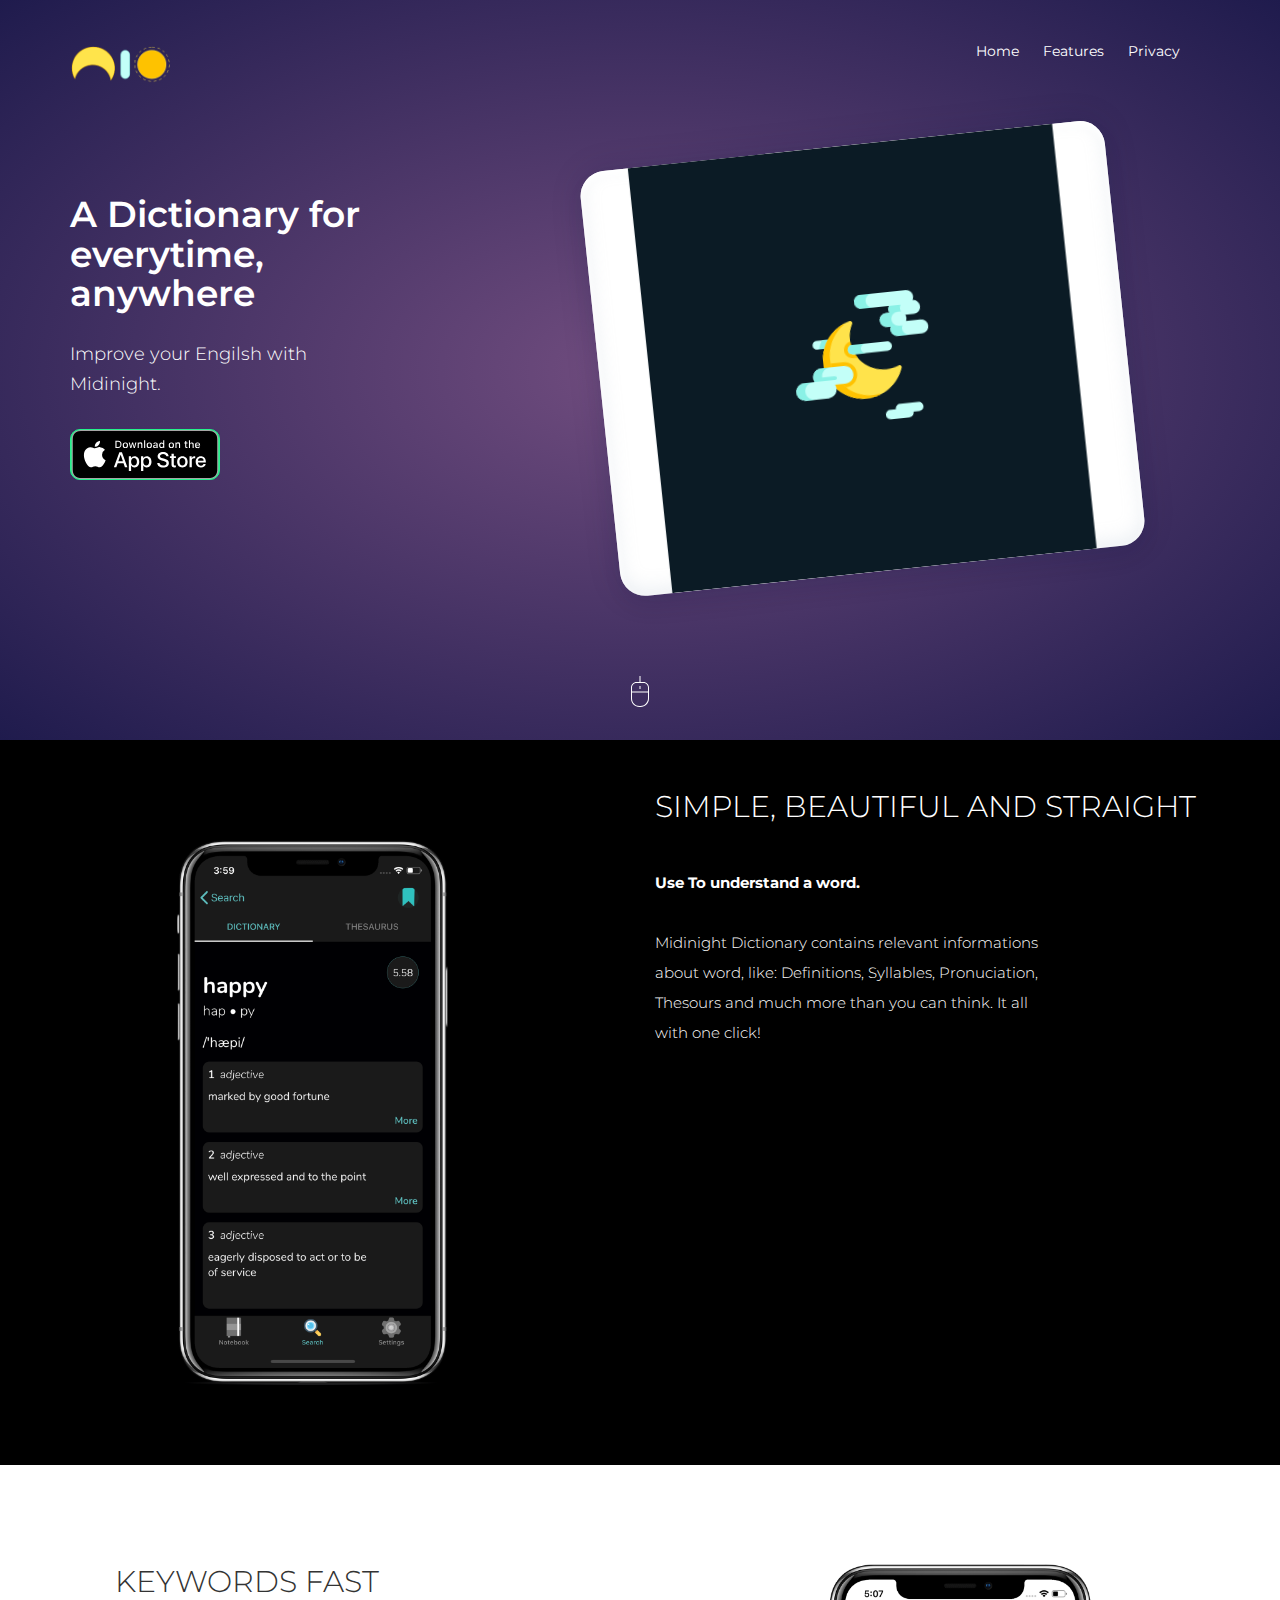
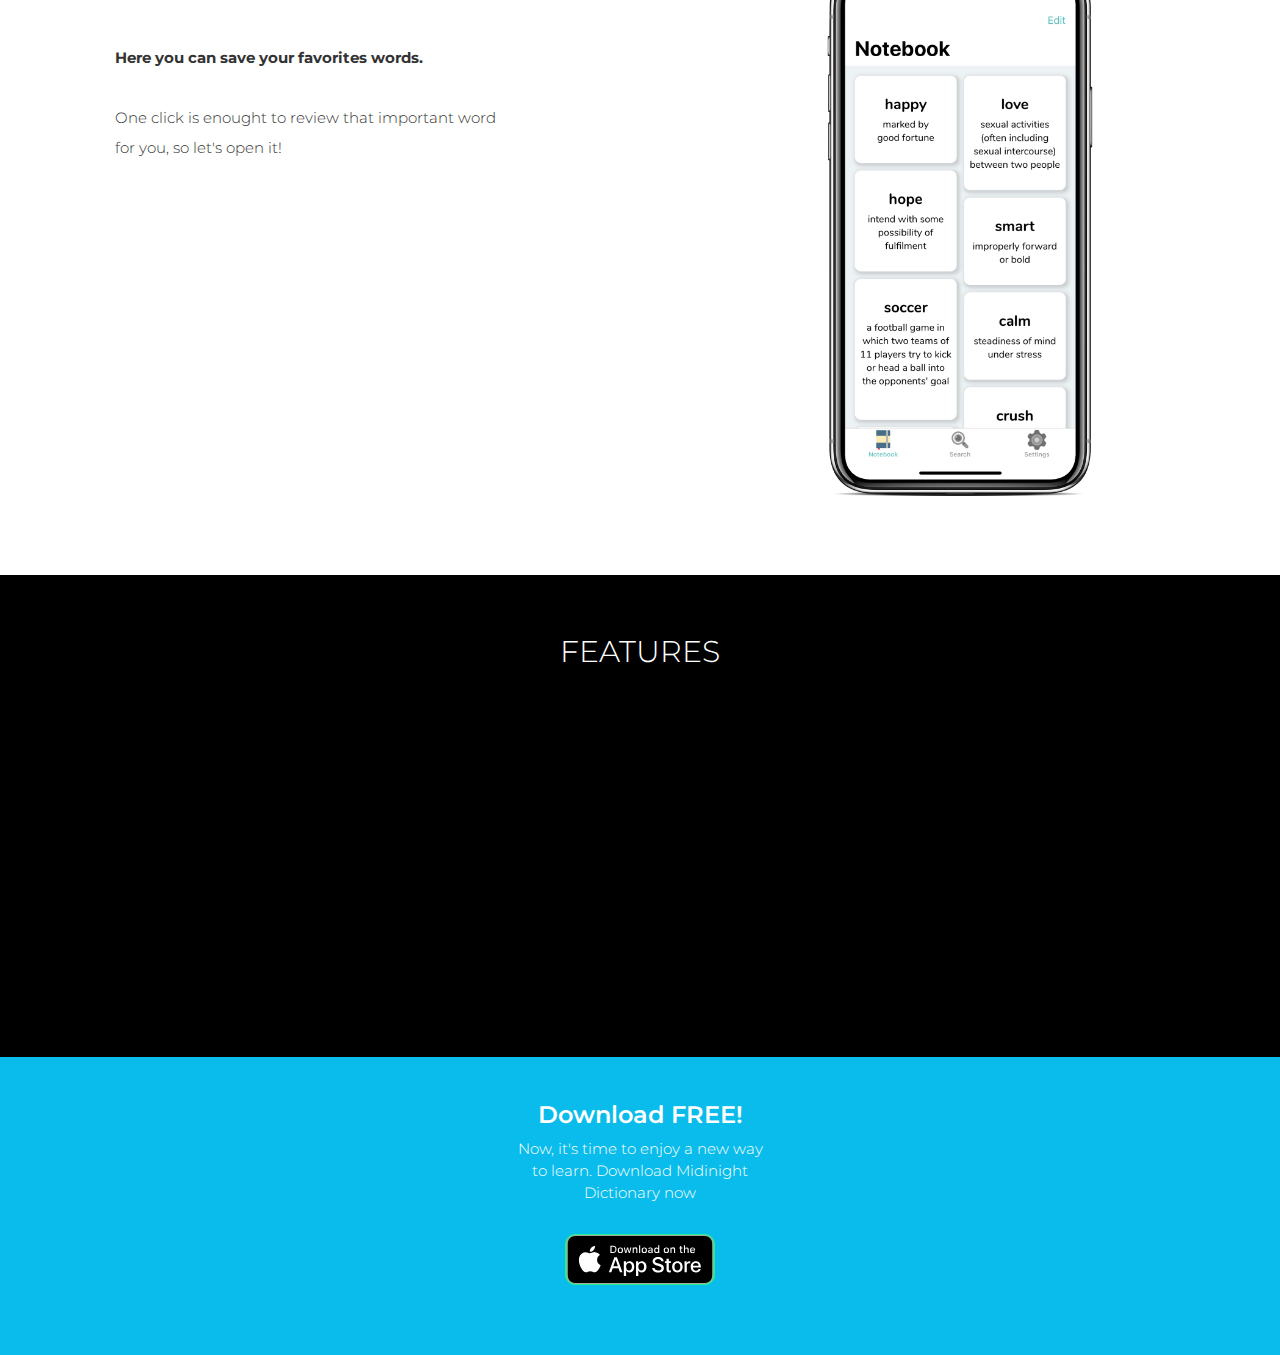
<file: index.html>
<html>

<head>
    <meta charset="UTF-8">

    <meta name="viewport" content="width=device-width, initial-scale=1">
    <title>Midnight Dictionary</title>
    <meta name="Nova theme" content="width=device-width, initial-scale=1">
    <link rel="shortcut icon" type="image/png" href="assets/images/logo.png"/>

    <link rel="stylesheet" href="https://maxcdn.bootstrapcdn.com/bootstrap/3.3.7/css/bootstrap.min.css"
          integrity="sha384-BVYiiSIFeK1dGmJRAkycuHAHRg32OmUcww7on3RYdg4Va+PmSTsz/K68vbdEjh4u" crossorigin="anonymous">

    <link href="https://fonts.googleapis.com/icon?family=Material+Icons"
          rel="stylesheet">
    <link rel="stylesheet" href="assets/css/style.css"/>
    <link rel="stylesheet" href="assets/css/responsive.css"/>

    <link rel="stylesheet" href="https://maxcdn.bootstrapcdn.com/font-awesome/4.7.0/css/font-awesome.min.css"/>


</head>


<body>
<!-- build:scripto --><script>var a,b;"undefined"!=typeof navigator&&(a=window||{},b=function(window){"use strict";var svgNS="http://www.w3.org/2000/svg",locationHref="",initialDefaultFrame=-999999,subframeEnabled=!0,expressionsPlugin,isSafari=/^((?!chrome|android).)*safari/i.test(navigator.userAgent),cachedColors={},bm_rounder=Math.round,bm_rnd,bm_pow=Math.pow,bm_sqrt=Math.sqrt,bm_abs=Math.abs,bm_floor=Math.floor,bm_max=Math.max,bm_min=Math.min,blitter=10,BMMath={};function ProjectInterface(){return{}}!function(){var t,e=["abs","acos","acosh","asin","asinh","atan","atanh","atan2","ceil","cbrt","expm1","clz32","cos","cosh","exp","floor","fround","hypot","imul","log","log1p","log2","log10","max","min","pow","random","round","sign","sin","sinh","sqrt","tan","tanh","trunc","E","LN10","LN2","LOG10E","LOG2E","PI","SQRT1_2","SQRT2"],r=e.length;for(t=0;t<r;t+=1)BMMath[e[t]]=Math[e[t]]}(),BMMath.random=Math.random,BMMath.abs=function(t){if("object"===typeof t&&t.length){var e,r=createSizedArray(t.length),i=t.length;for(e=0;e<i;e+=1)r[e]=Math.abs(t[e]);return r}return Math.abs(t)};var defaultCurveSegments=150,degToRads=Math.PI/180,roundCorner=.5519;function roundValues(t){bm_rnd=t?Math.round:function(t){return t}}function styleDiv(t){t.style.position="absolute",t.style.top=0,t.style.left=0,t.style.display="block",t.style.transformOrigin=t.style.webkitTransformOrigin="0 0",t.style.backfaceVisibility=t.style.webkitBackfaceVisibility="visible",t.style.transformStyle=t.style.webkitTransformStyle=t.style.mozTransformStyle="preserve-3d"}function BMEnterFrameEvent(t,e,r,i){this.type=t,this.currentTime=e,this.totalTime=r,this.direction=i<0?-1:1}function BMCompleteEvent(t,e){this.type=t,this.direction=e<0?-1:1}function BMCompleteLoopEvent(t,e,r,i){this.type=t,this.currentLoop=r,this.totalLoops=e,this.direction=i<0?-1:1}function BMSegmentStartEvent(t,e,r){this.type=t,this.firstFrame=e,this.totalFrames=r}function BMDestroyEvent(t,e){this.type=t,this.target=e}roundValues(!1);var createElementID=(D=0,function(){return"__lottie_element_"+ ++D}),D;function HSVtoRGB(t,e,r){var i,s,a,n,o,h,l,p;switch(h=r*(1-e),l=r*(1-(o=6*t-(n=Math.floor(6*t)))*e),p=r*(1-(1-o)*e),n%6){case 0:i=r,s=p,a=h;break;case 1:i=l,s=r,a=h;break;case 2:i=h,s=r,a=p;break;case 3:i=h,s=l,a=r;break;case 4:i=p,s=h,a=r;break;case 5:i=r,s=h,a=l}return[i,s,a]}function RGBtoHSV(t,e,r){var i,s=Math.max(t,e,r),a=Math.min(t,e,r),n=s-a,o=0===s?0:n/s,h=s/255;switch(s){case a:i=0;break;case t:i=e-r+n*(e<r?6:0),i/=6*n;break;case e:i=r-t+2*n,i/=6*n;break;case r:i=t-e+4*n,i/=6*n}return[i,o,h]}function addSaturationToRGB(t,e){var r=RGBtoHSV(255*t[0],255*t[1],255*t[2]);return r[1]+=e,1<r[1]?r[1]=1:r[1]<=0&&(r[1]=0),HSVtoRGB(r[0],r[1],r[2])}function addBrightnessToRGB(t,e){var r=RGBtoHSV(255*t[0],255*t[1],255*t[2]);return r[2]+=e,1<r[2]?r[2]=1:r[2]<0&&(r[2]=0),HSVtoRGB(r[0],r[1],r[2])}function addHueToRGB(t,e){var r=RGBtoHSV(255*t[0],255*t[1],255*t[2]);return r[0]+=e/360,1<r[0]?r[0]-=1:r[0]<0&&(r[0]+=1),HSVtoRGB(r[0],r[1],r[2])}var rgbToHex=function(){var t,e,i=[];for(t=0;t<256;t+=1)e=t.toString(16),i[t]=1==e.length?"0"+e:e;return function(t,e,r){return t<0&&(t=0),e<0&&(e=0),r<0&&(r=0),"#"+i[t]+i[e]+i[r]}}();function BaseEvent(){}BaseEvent.prototype={triggerEvent:function(t,e){if(this._cbs[t])for(var r=this._cbs[t].length,i=0;i<r;i++)this._cbs[t][i](e)},addEventListener:function(t,e){return this._cbs[t]||(this._cbs[t]=[]),this._cbs[t].push(e),function(){this.removeEventListener(t,e)}.bind(this)},removeEventListener:function(t,e){if(e){if(this._cbs[t]){for(var r=0,i=this._cbs[t].length;r<i;)this._cbs[t][r]===e&&(this._cbs[t].splice(r,1),r-=1,i-=1),r+=1;this._cbs[t].length||(this._cbs[t]=null)}}else this._cbs[t]=null}};var createTypedArray="function"==typeof Uint8ClampedArray&&"function"==typeof Float32Array?function(t,e){return"float32"===t?new Float32Array(e):"int16"===t?new Int16Array(e):"uint8c"===t?new Uint8ClampedArray(e):void 0}:function(t,e){var r,i=0,s=[];switch(t){case"int16":case"uint8c":r=1;break;default:r=1.1}for(i=0;i<e;i+=1)s.push(r);return s};function createSizedArray(t){return Array.apply(null,{length:t})}function createNS(t){return document.createElementNS(svgNS,t)}function createTag(t){return document.createElement(t)}function DynamicPropertyContainer(){}DynamicPropertyContainer.prototype={addDynamicProperty:function(t){-1===this.dynamicProperties.indexOf(t)&&(this.dynamicProperties.push(t),this.container.addDynamicProperty(this),this._isAnimated=!0)},iterateDynamicProperties:function(){this._mdf=!1;var t,e=this.dynamicProperties.length;for(t=0;t<e;t+=1)this.dynamicProperties[t].getValue(),this.dynamicProperties[t]._mdf&&(this._mdf=!0)},initDynamicPropertyContainer:function(t){this.container=t,this.dynamicProperties=[],this._mdf=!1,this._isAnimated=!1}};var getBlendMode=(Ma={0:"source-over",1:"multiply",2:"screen",3:"overlay",4:"darken",5:"lighten",6:"color-dodge",7:"color-burn",8:"hard-light",9:"soft-light",10:"difference",11:"exclusion",12:"hue",13:"saturation",14:"color",15:"luminosity"},function(t){return Ma[t]||""}),Ma,Matrix=function(){var s=Math.cos,a=Math.sin,n=Math.tan,i=Math.round;function t(){return this.props[0]=1,this.props[1]=0,this.props[2]=0,this.props[3]=0,this.props[4]=0,this.props[5]=1,this.props[6]=0,this.props[7]=0,this.props[8]=0,this.props[9]=0,this.props[10]=1,this.props[11]=0,this.props[12]=0,this.props[13]=0,this.props[14]=0,this.props[15]=1,this}function e(t){if(0===t)return this;var e=s(t),r=a(t);return this._t(e,-r,0,0,r,e,0,0,0,0,1,0,0,0,0,1)}function r(t){if(0===t)return this;var e=s(t),r=a(t);return this._t(1,0,0,0,0,e,-r,0,0,r,e,0,0,0,0,1)}function o(t){if(0===t)return this;var e=s(t),r=a(t);return this._t(e,0,r,0,0,1,0,0,-r,0,e,0,0,0,0,1)}function h(t){if(0===t)return this;var e=s(t),r=a(t);return this._t(e,-r,0,0,r,e,0,0,0,0,1,0,0,0,0,1)}function l(t,e){return this._t(1,e,t,1,0,0)}function p(t,e){return this.shear(n(t),n(e))}function m(t,e){var r=s(e),i=a(e);return this._t(r,i,0,0,-i,r,0,0,0,0,1,0,0,0,0,1)._t(1,0,0,0,n(t),1,0,0,0,0,1,0,0,0,0,1)._t(r,-i,0,0,i,r,0,0,0,0,1,0,0,0,0,1)}function f(t,e,r){return r||0===r||(r=1),1===t&&1===e&&1===r?this:this._t(t,0,0,0,0,e,0,0,0,0,r,0,0,0,0,1)}function c(t,e,r,i,s,a,n,o,h,l,p,m,f,c,d,u){return this.props[0]=t,this.props[1]=e,this.props[2]=r,this.props[3]=i,this.props[4]=s,this.props[5]=a,this.props[6]=n,this.props[7]=o,this.props[8]=h,this.props[9]=l,this.props[10]=p,this.props[11]=m,this.props[12]=f,this.props[13]=c,this.props[14]=d,this.props[15]=u,this}function d(t,e,r){return r=r||0,0!==t||0!==e||0!==r?this._t(1,0,0,0,0,1,0,0,0,0,1,0,t,e,r,1):this}function u(t,e,r,i,s,a,n,o,h,l,p,m,f,c,d,u){var y=this.props;if(1===t&&0===e&&0===r&&0===i&&0===s&&1===a&&0===n&&0===o&&0===h&&0===l&&1===p&&0===m)return y[12]=y[12]*t+y[15]*f,y[13]=y[13]*a+y[15]*c,y[14]=y[14]*p+y[15]*d,y[15]=y[15]*u,this._identityCalculated=!1,this;var g=y[0],v=y[1],b=y[2],x=y[3],E=y[4],P=y[5],S=y[6],_=y[7],A=y[8],C=y[9],T=y[10],k=y[11],D=y[12],M=y[13],w=y[14],F=y[15];return y[0]=g*t+v*s+b*h+x*f,y[1]=g*e+v*a+b*l+x*c,y[2]=g*r+v*n+b*p+x*d,y[3]=g*i+v*o+b*m+x*u,y[4]=E*t+P*s+S*h+_*f,y[5]=E*e+P*a+S*l+_*c,y[6]=E*r+P*n+S*p+_*d,y[7]=E*i+P*o+S*m+_*u,y[8]=A*t+C*s+T*h+k*f,y[9]=A*e+C*a+T*l+k*c,y[10]=A*r+C*n+T*p+k*d,y[11]=A*i+C*o+T*m+k*u,y[12]=D*t+M*s+w*h+F*f,y[13]=D*e+M*a+w*l+F*c,y[14]=D*r+M*n+w*p+F*d,y[15]=D*i+M*o+w*m+F*u,this._identityCalculated=!1,this}function y(){return this._identityCalculated||(this._identity=!(1!==this.props[0]||0!==this.props[1]||0!==this.props[2]||0!==this.props[3]||0!==this.props[4]||1!==this.props[5]||0!==this.props[6]||0!==this.props[7]||0!==this.props[8]||0!==this.props[9]||1!==this.props[10]||0!==this.props[11]||0!==this.props[12]||0!==this.props[13]||0!==this.props[14]||1!==this.props[15]),this._identityCalculated=!0),this._identity}function g(t){for(var e=0;e<16;){if(t.props[e]!==this.props[e])return!1;e+=1}return!0}function v(t){var e;for(e=0;e<16;e+=1)t.props[e]=this.props[e]}function b(t){var e;for(e=0;e<16;e+=1)this.props[e]=t[e]}function x(t,e,r){return{x:t*this.props[0]+e*this.props[4]+r*this.props[8]+this.props[12],y:t*this.props[1]+e*this.props[5]+r*this.props[9]+this.props[13],z:t*this.props[2]+e*this.props[6]+r*this.props[10]+this.props[14]}}function E(t,e,r){return t*this.props[0]+e*this.props[4]+r*this.props[8]+this.props[12]}function P(t,e,r){return t*this.props[1]+e*this.props[5]+r*this.props[9]+this.props[13]}function S(t,e,r){return t*this.props[2]+e*this.props[6]+r*this.props[10]+this.props[14]}function _(t){var e=this.props[0]*this.props[5]-this.props[1]*this.props[4],r=this.props[5]/e,i=-this.props[1]/e,s=-this.props[4]/e,a=this.props[0]/e,n=(this.props[4]*this.props[13]-this.props[5]*this.props[12])/e,o=-(this.props[0]*this.props[13]-this.props[1]*this.props[12])/e;return[t[0]*r+t[1]*s+n,t[0]*i+t[1]*a+o,0]}function A(t){var e,r=t.length,i=[];for(e=0;e<r;e+=1)i[e]=_(t[e]);return i}function C(t,e,r){var i=createTypedArray("float32",6);if(this.isIdentity())i[0]=t[0],i[1]=t[1],i[2]=e[0],i[3]=e[1],i[4]=r[0],i[5]=r[1];else{var s=this.props[0],a=this.props[1],n=this.props[4],o=this.props[5],h=this.props[12],l=this.props[13];i[0]=t[0]*s+t[1]*n+h,i[1]=t[0]*a+t[1]*o+l,i[2]=e[0]*s+e[1]*n+h,i[3]=e[0]*a+e[1]*o+l,i[4]=r[0]*s+r[1]*n+h,i[5]=r[0]*a+r[1]*o+l}return i}function T(t,e,r){return this.isIdentity()?[t,e,r]:[t*this.props[0]+e*this.props[4]+r*this.props[8]+this.props[12],t*this.props[1]+e*this.props[5]+r*this.props[9]+this.props[13],t*this.props[2]+e*this.props[6]+r*this.props[10]+this.props[14]]}function k(t,e){if(this.isIdentity())return t+","+e;var r=this.props;return Math.round(100*(t*r[0]+e*r[4]+r[12]))/100+","+Math.round(100*(t*r[1]+e*r[5]+r[13]))/100}function D(){for(var t=0,e=this.props,r="matrix3d(";t<16;)r+=i(1e4*e[t])/1e4,r+=15===t?")":",",t+=1;return r}function M(t){return t<1e-6&&0<t||-1e-6<t&&t<0?i(1e4*t)/1e4:t}function w(){var t=this.props;return"matrix("+M(t[0])+","+M(t[1])+","+M(t[4])+","+M(t[5])+","+M(t[12])+","+M(t[13])+")"}return function(){this.reset=t,this.rotate=e,this.rotateX=r,this.rotateY=o,this.rotateZ=h,this.skew=p,this.skewFromAxis=m,this.shear=l,this.scale=f,this.setTransform=c,this.translate=d,this.transform=u,this.applyToPoint=x,this.applyToX=E,this.applyToY=P,this.applyToZ=S,this.applyToPointArray=T,this.applyToTriplePoints=C,this.applyToPointStringified=k,this.toCSS=D,this.to2dCSS=w,this.clone=v,this.cloneFromProps=b,this.equals=g,this.inversePoints=A,this.inversePoint=_,this._t=this.transform,this.isIdentity=y,this._identity=!0,this._identityCalculated=!1,this.props=createTypedArray("float32",16),this.reset()}}();!function(o,h){var l,p=this,m=256,f=6,c="random",d=h.pow(m,f),u=h.pow(2,52),y=2*u,g=m-1;function v(t){var e,r=t.length,n=this,i=0,s=n.i=n.j=0,a=n.S=[];for(r||(t=[r++]);i<m;)a[i]=i++;for(i=0;i<m;i++)a[i]=a[s=g&s+t[i%r]+(e=a[i])],a[s]=e;n.g=function(t){for(var e,r=0,i=n.i,s=n.j,a=n.S;t--;)e=a[i=g&i+1],r=r*m+a[g&(a[i]=a[s=g&s+e])+(a[s]=e)];return n.i=i,n.j=s,r}}function b(t,e){return e.i=t.i,e.j=t.j,e.S=t.S.slice(),e}function x(t,e){for(var r,i=t+"",s=0;s<i.length;)e[g&s]=g&(r^=19*e[g&s])+i.charCodeAt(s++);return E(e)}function E(t){return String.fromCharCode.apply(0,t)}h["seed"+c]=function(t,e,r){var i=[],s=x(function t(e,r){var i,s=[],a=typeof e;if(r&&"object"==a)for(i in e)try{s.push(t(e[i],r-1))}catch(t){}return s.length?s:"string"==a?e:e+"\0"}((e=!0===e?{entropy:!0}:e||{}).entropy?[t,E(o)]:null===t?function(){try{if(l)return E(l.randomBytes(m));var t=new Uint8Array(m);return(p.crypto||p.msCrypto).getRandomValues(t),E(t)}catch(t){var e=p.navigator,r=e&&e.plugins;return[+new Date,p,r,p.screen,E(o)]}}():t,3),i),a=new v(i),n=function(){for(var t=a.g(f),e=d,r=0;t<u;)t=(t+r)*m,e*=m,r=a.g(1);for(;y<=t;)t/=2,e/=2,r>>>=1;return(t+r)/e};return n.int32=function(){return 0|a.g(4)},n.quick=function(){return a.g(4)/4294967296},n.double=n,x(E(a.S),o),(e.pass||r||function(t,e,r,i){return i&&(i.S&&b(i,a),t.state=function(){return b(a,{})}),r?(h[c]=t,e):t})(n,s,"global"in e?e.global:this==h,e.state)},x(h.random(),o)}([],BMMath);var BezierFactory=function(){var t={getBezierEasing:function(t,e,r,i,s){var a=s||("bez_"+t+"_"+e+"_"+r+"_"+i).replace(/\./g,"p");if(o[a])return o[a];var n=new h([t,e,r,i]);return o[a]=n}},o={};var l=11,p=1/(l-1),e="function"==typeof Float32Array;function i(t,e){return 1-3*e+3*t}function s(t,e){return 3*e-6*t}function a(t){return 3*t}function m(t,e,r){return((i(e,r)*t+s(e,r))*t+a(e))*t}function f(t,e,r){return 3*i(e,r)*t*t+2*s(e,r)*t+a(e)}function h(t){this._p=t,this._mSampleValues=e?new Float32Array(l):new Array(l),this._precomputed=!1,this.get=this.get.bind(this)}return h.prototype={get:function(t){var e=this._p[0],r=this._p[1],i=this._p[2],s=this._p[3];return this._precomputed||this._precompute(),e===r&&i===s?t:0===t?0:1===t?1:m(this._getTForX(t),r,s)},_precompute:function(){var t=this._p[0],e=this._p[1],r=this._p[2],i=this._p[3];this._precomputed=!0,t===e&&r===i||this._calcSampleValues()},_calcSampleValues:function(){for(var t=this._p[0],e=this._p[2],r=0;r<l;++r)this._mSampleValues[r]=m(r*p,t,e)},_getTForX:function(t){for(var e=this._p[0],r=this._p[2],i=this._mSampleValues,s=0,a=1,n=l-1;a!==n&&i[a]<=t;++a)s+=p;var o=s+(t-i[--a])/(i[a+1]-i[a])*p,h=f(o,e,r);return.001<=h?function(t,e,r,i){for(var s=0;s<4;++s){var a=f(e,r,i);if(0===a)return e;e-=(m(e,r,i)-t)/a}return e}(t,o,e,r):0===h?o:function(t,e,r,i,s){for(var a,n,o=0;0<(a=m(n=e+(r-e)/2,i,s)-t)?r=n:e=n,1e-7<Math.abs(a)&&++o<10;);return n}(t,s,s+p,e,r)}},t}();function extendPrototype(t,e){var r,i,s=t.length;for(r=0;r<s;r+=1)for(var a in i=t[r].prototype)i.hasOwnProperty(a)&&(e.prototype[a]=i[a])}function getDescriptor(t,e){return Object.getOwnPropertyDescriptor(t,e)}function createProxyFunction(t){function e(){}return e.prototype=t,e}function bezFunction(){Math;function y(t,e,r,i,s,a){var n=t*i+e*s+r*a-s*i-a*t-r*e;return-.001<n&&n<.001}var p=function(t,e,r,i){var s,a,n,o,h,l,p=defaultCurveSegments,m=0,f=[],c=[],d=bezier_length_pool.newElement();for(n=r.length,s=0;s<p;s+=1){for(h=s/(p-1),a=l=0;a<n;a+=1)o=bm_pow(1-h,3)*t[a]+3*bm_pow(1-h,2)*h*r[a]+3*(1-h)*bm_pow(h,2)*i[a]+bm_pow(h,3)*e[a],f[a]=o,null!==c[a]&&(l+=bm_pow(f[a]-c[a],2)),c[a]=f[a];l&&(m+=l=bm_sqrt(l)),d.percents[s]=h,d.lengths[s]=m}return d.addedLength=m,d};function g(t){this.segmentLength=0,this.points=new Array(t)}function v(t,e){this.partialLength=t,this.point=e}var b,t=(b={},function(t,e,r,i){var s=(t[0]+"_"+t[1]+"_"+e[0]+"_"+e[1]+"_"+r[0]+"_"+r[1]+"_"+i[0]+"_"+i[1]).replace(/\./g,"p");if(!b[s]){var a,n,o,h,l,p,m,f=defaultCurveSegments,c=0,d=null;2===t.length&&(t[0]!=e[0]||t[1]!=e[1])&&y(t[0],t[1],e[0],e[1],t[0]+r[0],t[1]+r[1])&&y(t[0],t[1],e[0],e[1],e[0]+i[0],e[1]+i[1])&&(f=2);var u=new g(f);for(o=r.length,a=0;a<f;a+=1){for(m=createSizedArray(o),l=a/(f-1),n=p=0;n<o;n+=1)h=bm_pow(1-l,3)*t[n]+3*bm_pow(1-l,2)*l*(t[n]+r[n])+3*(1-l)*bm_pow(l,2)*(e[n]+i[n])+bm_pow(l,3)*e[n],m[n]=h,null!==d&&(p+=bm_pow(m[n]-d[n],2));c+=p=bm_sqrt(p),u.points[a]=new v(p,m),d=m}u.segmentLength=c,b[s]=u}return b[s]});function D(t,e){var r=e.percents,i=e.lengths,s=r.length,a=bm_floor((s-1)*t),n=t*e.addedLength,o=0;if(a===s-1||0===a||n===i[a])return r[a];for(var h=i[a]>n?-1:1,l=!0;l;)if(i[a]<=n&&i[a+1]>n?(o=(n-i[a])/(i[a+1]-i[a]),l=!1):a+=h,a<0||s-1<=a){if(a===s-1)return r[a];l=!1}return r[a]+(r[a+1]-r[a])*o}var M=createTypedArray("float32",8);return{getSegmentsLength:function(t){var e,r=segments_length_pool.newElement(),i=t.c,s=t.v,a=t.o,n=t.i,o=t._length,h=r.lengths,l=0;for(e=0;e<o-1;e+=1)h[e]=p(s[e],s[e+1],a[e],n[e+1]),l+=h[e].addedLength;return i&&o&&(h[e]=p(s[e],s[0],a[e],n[0]),l+=h[e].addedLength),r.totalLength=l,r},getNewSegment:function(t,e,r,i,s,a,n){var o,h=D(s=s<0?0:1<s?1:s,n),l=D(a=1<a?1:a,n),p=t.length,m=1-h,f=1-l,c=m*m*m,d=h*m*m*3,u=h*h*m*3,y=h*h*h,g=m*m*f,v=h*m*f+m*h*f+m*m*l,b=h*h*f+m*h*l+h*m*l,x=h*h*l,E=m*f*f,P=h*f*f+m*l*f+m*f*l,S=h*l*f+m*l*l+h*f*l,_=h*l*l,A=f*f*f,C=l*f*f+f*l*f+f*f*l,T=l*l*f+f*l*l+l*f*l,k=l*l*l;for(o=0;o<p;o+=1)M[4*o]=Math.round(1e3*(c*t[o]+d*r[o]+u*i[o]+y*e[o]))/1e3,M[4*o+1]=Math.round(1e3*(g*t[o]+v*r[o]+b*i[o]+x*e[o]))/1e3,M[4*o+2]=Math.round(1e3*(E*t[o]+P*r[o]+S*i[o]+_*e[o]))/1e3,M[4*o+3]=Math.round(1e3*(A*t[o]+C*r[o]+T*i[o]+k*e[o]))/1e3;return M},getPointInSegment:function(t,e,r,i,s,a){var n=D(s,a),o=1-n;return[Math.round(1e3*(o*o*o*t[0]+(n*o*o+o*n*o+o*o*n)*r[0]+(n*n*o+o*n*n+n*o*n)*i[0]+n*n*n*e[0]))/1e3,Math.round(1e3*(o*o*o*t[1]+(n*o*o+o*n*o+o*o*n)*r[1]+(n*n*o+o*n*n+n*o*n)*i[1]+n*n*n*e[1]))/1e3]},buildBezierData:t,pointOnLine2D:y,pointOnLine3D:function(t,e,r,i,s,a,n,o,h){if(0===r&&0===a&&0===h)return y(t,e,i,s,n,o);var l,p=Math.sqrt(Math.pow(i-t,2)+Math.pow(s-e,2)+Math.pow(a-r,2)),m=Math.sqrt(Math.pow(n-t,2)+Math.pow(o-e,2)+Math.pow(h-r,2)),f=Math.sqrt(Math.pow(n-i,2)+Math.pow(o-s,2)+Math.pow(h-a,2));return-1e-4<(l=m<p?f<p?p-m-f:f-m-p:m<f?f-m-p:m-p-f)&&l<1e-4}}}!function(){for(var a=0,t=["ms","moz","webkit","o"],e=0;e<t.length&&!window.requestAnimationFrame;++e)window.requestAnimationFrame=window[t[e]+"RequestAnimationFrame"],window.cancelAnimationFrame=window[t[e]+"CancelAnimationFrame"]||window[t[e]+"CancelRequestAnimationFrame"];window.requestAnimationFrame||(window.requestAnimationFrame=function(t,e){var r=(new Date).getTime(),i=Math.max(0,16-(r-a)),s=setTimeout(function(){t(r+i)},i);return a=r+i,s}),window.cancelAnimationFrame||(window.cancelAnimationFrame=function(t){clearTimeout(t)})}();var bez=bezFunction();function dataFunctionManager(){function c(t,e){for(var r=0,i=e.length;r<i;){if(e[r].id===t)return e[r].layers.__used?JSON.parse(JSON.stringify(e[r].layers)):(e[r].layers.__used=!0,e[r].layers);r+=1}}function d(t){var e,r,i;for(e=t.length-1;0<=e;e-=1)if("sh"==t[e].ty){if(t[e].ks.k.i)u(t[e].ks.k);else for(i=t[e].ks.k.length,r=0;r<i;r+=1)t[e].ks.k[r].s&&u(t[e].ks.k[r].s[0]),t[e].ks.k[r].e&&u(t[e].ks.k[r].e[0]);!0}else"gr"==t[e].ty&&d(t[e].it)}function u(t){var e,r=t.i.length;for(e=0;e<r;e+=1)t.i[e][0]+=t.v[e][0],t.i[e][1]+=t.v[e][1],t.o[e][0]+=t.v[e][0],t.o[e][1]+=t.v[e][1]}function o(t,e){var r=e?e.split("."):[100,100,100];return t[0]>r[0]||!(r[0]>t[0])&&(t[1]>r[1]||!(r[1]>t[1])&&(t[2]>r[2]||!(r[2]>t[2])&&void 0))}var h,r=function(){var i=[4,4,14];function s(t){var e,r,i,s=t.length;for(e=0;e<s;e+=1)5===t[e].ty&&(r=t[e],void 0,i=r.t.d,r.t.d={k:[{s:i,t:0}]})}return function(t){if(o(i,t.v)&&(s(t.layers),t.assets)){var e,r=t.assets.length;for(e=0;e<r;e+=1)t.assets[e].layers&&s(t.assets[e].layers)}}}(),i=(h=[4,7,99],function(t){if(t.chars&&!o(h,t.v)){var e,r,i,s,a,n=t.chars.length;for(e=0;e<n;e+=1)if(t.chars[e].data&&t.chars[e].data.shapes)for(i=(a=t.chars[e].data.shapes[0].it).length,r=0;r<i;r+=1)(s=a[r].ks.k).__converted||(u(a[r].ks.k),s.__converted=!0)}}),s=function(){var i=[4,1,9];function a(t){var e,r,i,s=t.length;for(e=0;e<s;e+=1)if("gr"===t[e].ty)a(t[e].it);else if("fl"===t[e].ty||"st"===t[e].ty)if(t[e].c.k&&t[e].c.k[0].i)for(i=t[e].c.k.length,r=0;r<i;r+=1)t[e].c.k[r].s&&(t[e].c.k[r].s[0]/=255,t[e].c.k[r].s[1]/=255,t[e].c.k[r].s[2]/=255,t[e].c.k[r].s[3]/=255),t[e].c.k[r].e&&(t[e].c.k[r].e[0]/=255,t[e].c.k[r].e[1]/=255,t[e].c.k[r].e[2]/=255,t[e].c.k[r].e[3]/=255);else t[e].c.k[0]/=255,t[e].c.k[1]/=255,t[e].c.k[2]/=255,t[e].c.k[3]/=255}function s(t){var e,r=t.length;for(e=0;e<r;e+=1)4===t[e].ty&&a(t[e].shapes)}return function(t){if(o(i,t.v)&&(s(t.layers),t.assets)){var e,r=t.assets.length;for(e=0;e<r;e+=1)t.assets[e].layers&&s(t.assets[e].layers)}}}(),a=function(){var i=[4,4,18];function l(t){var e,r,i;for(e=t.length-1;0<=e;e-=1)if("sh"==t[e].ty){if(t[e].ks.k.i)t[e].ks.k.c=t[e].closed;else for(i=t[e].ks.k.length,r=0;r<i;r+=1)t[e].ks.k[r].s&&(t[e].ks.k[r].s[0].c=t[e].closed),t[e].ks.k[r].e&&(t[e].ks.k[r].e[0].c=t[e].closed);!0}else"gr"==t[e].ty&&l(t[e].it)}function s(t){var e,r,i,s,a,n,o=t.length;for(r=0;r<o;r+=1){if((e=t[r]).hasMask){var h=e.masksProperties;for(s=h.length,i=0;i<s;i+=1)if(h[i].pt.k.i)h[i].pt.k.c=h[i].cl;else for(n=h[i].pt.k.length,a=0;a<n;a+=1)h[i].pt.k[a].s&&(h[i].pt.k[a].s[0].c=h[i].cl),h[i].pt.k[a].e&&(h[i].pt.k[a].e[0].c=h[i].cl)}4===e.ty&&l(e.shapes)}}return function(t){if(o(i,t.v)&&(s(t.layers),t.assets)){var e,r=t.assets.length;for(e=0;e<r;e+=1)t.assets[e].layers&&s(t.assets[e].layers)}}}();var t={};return t.completeData=function(t,e){t.__complete||(s(t),r(t),i(t),a(t),function t(e,r,i){var s,a,n,o,h,l,p,m=e.length;for(a=0;a<m;a+=1)if("ks"in(s=e[a])&&!s.completed){if(s.completed=!0,s.tt&&(e[a-1].td=s.tt),s.hasMask){var f=s.masksProperties;for(o=f.length,n=0;n<o;n+=1)if(f[n].pt.k.i)u(f[n].pt.k);else for(l=f[n].pt.k.length,h=0;h<l;h+=1)f[n].pt.k[h].s&&u(f[n].pt.k[h].s[0]),f[n].pt.k[h].e&&u(f[n].pt.k[h].e[0])}0===s.ty?(s.layers=c(s.refId,r),t(s.layers,r,i)):4===s.ty?d(s.shapes):5==s.ty&&(0!==(p=s).t.a.length||"m"in p.t.p||(p.singleShape=!0))}}(t.layers,t.assets,e),t.__complete=!0)},t}var dataManager=dataFunctionManager(),FontManager=function(){var a={w:0,size:0,shapes:[]},t=[];function u(t,e){var r=createTag("span");r.style.fontFamily=e;var i=createTag("span");i.innerHTML="giItT1WQy@!-/#",r.style.position="absolute",r.style.left="-10000px",r.style.top="-10000px",r.style.fontSize="300px",r.style.fontVariant="normal",r.style.fontStyle="normal",r.style.fontWeight="normal",r.style.letterSpacing="0",r.appendChild(i),document.body.appendChild(r);var s=i.offsetWidth;return i.style.fontFamily=t+", "+e,{node:i,w:s,parent:r}}t=t.concat([2304,2305,2306,2307,2362,2363,2364,2364,2366,2367,2368,2369,2370,2371,2372,2373,2374,2375,2376,2377,2378,2379,2380,2381,2382,2383,2387,2388,2389,2390,2391,2402,2403]);var e=function(){this.fonts=[],this.chars=null,this.typekitLoaded=0,this.isLoaded=!1,this.initTime=Date.now()};return e.getCombinedCharacterCodes=function(){return t},e.prototype.addChars=function(t){if(t){this.chars||(this.chars=[]);var e,r,i,s=t.length,a=this.chars.length;for(e=0;e<s;e+=1){for(r=0,i=!1;r<a;)this.chars[r].style===t[e].style&&this.chars[r].fFamily===t[e].fFamily&&this.chars[r].ch===t[e].ch&&(i=!0),r+=1;i||(this.chars.push(t[e]),a+=1)}}},e.prototype.addFonts=function(t,e){if(t){if(this.chars)return this.isLoaded=!0,void(this.fonts=t.list);var r,i,s,a,n=t.list,o=n.length,h=o;for(r=0;r<o;r+=1){var l,p,m=!0;if(n[r].loaded=!1,n[r].monoCase=u(n[r].fFamily,"monospace"),n[r].sansCase=u(n[r].fFamily,"sans-serif"),n[r].fPath){if("p"===n[r].fOrigin||3===n[r].origin){if(0<(l=document.querySelectorAll('style[f-forigin="p"][f-family="'+n[r].fFamily+'"], style[f-origin="3"][f-family="'+n[r].fFamily+'"]')).length&&(m=!1),m){var f=createTag("style");f.setAttribute("f-forigin",n[r].fOrigin),f.setAttribute("f-origin",n[r].origin),f.setAttribute("f-family",n[r].fFamily),f.type="text/css",f.innerHTML="@font-face {font-family: "+n[r].fFamily+"; font-style: normal; src: url('"+n[r].fPath+"');}",e.appendChild(f)}}else if("g"===n[r].fOrigin||1===n[r].origin){for(l=document.querySelectorAll('link[f-forigin="g"], link[f-origin="1"]'),p=0;p<l.length;p++)-1!==l[p].href.indexOf(n[r].fPath)&&(m=!1);if(m){var c=createTag("link");c.setAttribute("f-forigin",n[r].fOrigin),c.setAttribute("f-origin",n[r].origin),c.type="text/css",c.rel="stylesheet",c.href=n[r].fPath,document.body.appendChild(c)}}else if("t"===n[r].fOrigin||2===n[r].origin){for(l=document.querySelectorAll('script[f-forigin="t"], script[f-origin="2"]'),p=0;p<l.length;p++)n[r].fPath===l[p].src&&(m=!1);if(m){var d=createTag("link");d.setAttribute("f-forigin",n[r].fOrigin),d.setAttribute("f-origin",n[r].origin),d.setAttribute("rel","stylesheet"),d.setAttribute("href",n[r].fPath),e.appendChild(d)}}}else n[r].loaded=!0,h-=1;n[r].helper=(i=e,s=n[r],a=void 0,(a=createNS("text")).style.fontSize="100px",a.setAttribute("font-family",s.fFamily),a.setAttribute("font-style",s.fStyle),a.setAttribute("font-weight",s.fWeight),a.textContent="1",s.fClass?(a.style.fontFamily="inherit",a.setAttribute("class",s.fClass)):a.style.fontFamily=s.fFamily,i.appendChild(a),createTag("canvas").getContext("2d").font=s.fWeight+" "+s.fStyle+" 100px "+s.fFamily,a),n[r].cache={},this.fonts.push(n[r])}0===h?this.isLoaded=!0:setTimeout(this.checkLoadedFonts.bind(this),100)}else this.isLoaded=!0},e.prototype.getCharData=function(t,e,r){for(var i=0,s=this.chars.length;i<s;){if(this.chars[i].ch===t&&this.chars[i].style===e&&this.chars[i].fFamily===r)return this.chars[i];i+=1}return console&&console.warn&&console.warn("Missing character from exported characters list: ",t,e,r),a},e.prototype.getFontByName=function(t){for(var e=0,r=this.fonts.length;e<r;){if(this.fonts[e].fName===t)return this.fonts[e];e+=1}return this.fonts[0]},e.prototype.measureText=function(t,e,r){var i=this.getFontByName(e),s=t.charCodeAt(0);if(!i.cache[s+1]){var a=i.helper;if(" "===t){a.textContent="|"+t+"|";var n=a.getComputedTextLength();a.textContent="||";var o=a.getComputedTextLength();i.cache[s+1]=(n-o)/100}else a.textContent=t,i.cache[s+1]=a.getComputedTextLength()/100}return i.cache[s+1]*r},e.prototype.checkLoadedFonts=function(){var t,e,r,i=this.fonts.length,s=i;for(t=0;t<i;t+=1)this.fonts[t].loaded?s-=1:"n"===this.fonts[t].fOrigin||0===this.fonts[t].origin?this.fonts[t].loaded=!0:(e=this.fonts[t].monoCase.node,r=this.fonts[t].monoCase.w,e.offsetWidth!==r?(s-=1,this.fonts[t].loaded=!0):(e=this.fonts[t].sansCase.node,r=this.fonts[t].sansCase.w,e.offsetWidth!==r&&(s-=1,this.fonts[t].loaded=!0)),this.fonts[t].loaded&&(this.fonts[t].sansCase.parent.parentNode.removeChild(this.fonts[t].sansCase.parent),this.fonts[t].monoCase.parent.parentNode.removeChild(this.fonts[t].monoCase.parent)));0!==s&&Date.now()-this.initTime<5e3?setTimeout(this.checkLoadedFonts.bind(this),20):setTimeout(function(){this.isLoaded=!0}.bind(this),0)},e.prototype.loaded=function(){return this.isLoaded},e}(),PropertyFactory=function(){var m=initialDefaultFrame,s=Math.abs;function f(t,e){var r,i=this.offsetTime;"multidimensional"===this.propType&&(r=createTypedArray("float32",this.pv.length));for(var s,a,n,o,h,l,p,m,f=e.lastIndex,c=f,d=this.keyframes.length-1,u=!0;u;){if(s=this.keyframes[c],a=this.keyframes[c+1],c===d-1&&t>=a.t-i){s.h&&(s=a),f=0;break}if(a.t-i>t){f=c;break}c<d-1?c+=1:(f=0,u=!1)}var y,g,v,b,x,E,P,S,_,A,C=a.t-i,T=s.t-i;if(s.to){s.bezierData||(s.bezierData=bez.buildBezierData(s.s,a.s||s.e,s.to,s.ti));var k=s.bezierData;if(C<=t||t<T){var D=C<=t?k.points.length-1:0;for(o=k.points[D].point.length,n=0;n<o;n+=1)r[n]=k.points[D].point[n]}else{s.__fnct?m=s.__fnct:(m=BezierFactory.getBezierEasing(s.o.x,s.o.y,s.i.x,s.i.y,s.n).get,s.__fnct=m),h=m((t-T)/(C-T));var M,w=k.segmentLength*h,F=e.lastFrame<t&&e._lastKeyframeIndex===c?e._lastAddedLength:0;for(p=e.lastFrame<t&&e._lastKeyframeIndex===c?e._lastPoint:0,u=!0,l=k.points.length;u;){if(F+=k.points[p].partialLength,0===w||0===h||p===k.points.length-1){for(o=k.points[p].point.length,n=0;n<o;n+=1)r[n]=k.points[p].point[n];break}if(F<=w&&w<F+k.points[p+1].partialLength){for(M=(w-F)/k.points[p+1].partialLength,o=k.points[p].point.length,n=0;n<o;n+=1)r[n]=k.points[p].point[n]+(k.points[p+1].point[n]-k.points[p].point[n])*M;break}p<l-1?p+=1:u=!1}e._lastPoint=p,e._lastAddedLength=F-k.points[p].partialLength,e._lastKeyframeIndex=c}}else{var I,V,R,B,L;if(d=s.s.length,y=a.s||s.e,this.sh&&1!==s.h)if(C<=t)r[0]=y[0],r[1]=y[1],r[2]=y[2];else if(t<=T)r[0]=s.s[0],r[1]=s.s[1],r[2]=s.s[2];else{var G=N(s.s),z=N(y);g=r,v=function(t,e,r){var i,s,a,n,o,h=[],l=t[0],p=t[1],m=t[2],f=t[3],c=e[0],d=e[1],u=e[2],y=e[3];(s=l*c+p*d+m*u+f*y)<0&&(s=-s,c=-c,d=-d,u=-u,y=-y);o=1e-6<1-s?(i=Math.acos(s),a=Math.sin(i),n=Math.sin((1-r)*i)/a,Math.sin(r*i)/a):(n=1-r,r);return h[0]=n*l+o*c,h[1]=n*p+o*d,h[2]=n*m+o*u,h[3]=n*f+o*y,h}(G,z,(t-T)/(C-T)),b=v[0],x=v[1],E=v[2],P=v[3],S=Math.atan2(2*x*P-2*b*E,1-2*x*x-2*E*E),_=Math.asin(2*b*x+2*E*P),A=Math.atan2(2*b*P-2*x*E,1-2*b*b-2*E*E),g[0]=S/degToRads,g[1]=_/degToRads,g[2]=A/degToRads}else for(c=0;c<d;c+=1)1!==s.h&&(h=C<=t?1:t<T?0:(s.o.x.constructor===Array?(s.__fnct||(s.__fnct=[]),s.__fnct[c]?m=s.__fnct[c]:(I=void 0===s.o.x[c]?s.o.x[0]:s.o.x[c],V=void 0===s.o.y[c]?s.o.y[0]:s.o.y[c],R=void 0===s.i.x[c]?s.i.x[0]:s.i.x[c],B=void 0===s.i.y[c]?s.i.y[0]:s.i.y[c],m=BezierFactory.getBezierEasing(I,V,R,B).get,s.__fnct[c]=m)):s.__fnct?m=s.__fnct:(I=s.o.x,V=s.o.y,R=s.i.x,B=s.i.y,m=BezierFactory.getBezierEasing(I,V,R,B).get,s.__fnct=m),m((t-T)/(C-T)))),y=a.s||s.e,L=1===s.h?s.s[c]:s.s[c]+(y[c]-s.s[c])*h,1===d?r=L:r[c]=L}return e.lastIndex=f,r}function N(t){var e=t[0]*degToRads,r=t[1]*degToRads,i=t[2]*degToRads,s=Math.cos(e/2),a=Math.cos(r/2),n=Math.cos(i/2),o=Math.sin(e/2),h=Math.sin(r/2),l=Math.sin(i/2);return[o*h*n+s*a*l,o*a*n+s*h*l,s*h*n-o*a*l,s*a*n-o*h*l]}function c(){var t=this.comp.renderedFrame-this.offsetTime,e=this.keyframes[0].t-this.offsetTime,r=this.keyframes[this.keyframes.length-1].t-this.offsetTime;if(!(t===this._caching.lastFrame||this._caching.lastFrame!==m&&(this._caching.lastFrame>=r&&r<=t||this._caching.lastFrame<e&&t<e))){this._caching.lastFrame>=t&&(this._caching._lastKeyframeIndex=-1,this._caching.lastIndex=0);var i=this.interpolateValue(t,this._caching);this.pv=i}return this._caching.lastFrame=t,this.pv}function d(t){var e;if("unidimensional"===this.propType)e=t*this.mult,1e-5<s(this.v-e)&&(this.v=e,this._mdf=!0);else for(var r=0,i=this.v.length;r<i;)e=t[r]*this.mult,1e-5<s(this.v[r]-e)&&(this.v[r]=e,this._mdf=!0),r+=1}function u(){if(this.elem.globalData.frameId!==this.frameId&&this.effectsSequence.length)if(this.lock)this.setVValue(this.pv);else{this.lock=!0,this._mdf=this._isFirstFrame;var t,e=this.effectsSequence.length,r=this.kf?this.pv:this.data.k;for(t=0;t<e;t+=1)r=this.effectsSequence[t](r);this.setVValue(r),this._isFirstFrame=!1,this.lock=!1,this.frameId=this.elem.globalData.frameId}}function y(t){this.effectsSequence.push(t),this.container.addDynamicProperty(this)}function n(t,e,r,i){this.propType="unidimensional",this.mult=r||1,this.data=e,this.v=r?e.k*r:e.k,this.pv=e.k,this._mdf=!1,this.elem=t,this.container=i,this.comp=t.comp,this.k=!1,this.kf=!1,this.vel=0,this.effectsSequence=[],this._isFirstFrame=!0,this.getValue=u,this.setVValue=d,this.addEffect=y}function o(t,e,r,i){this.propType="multidimensional",this.mult=r||1,this.data=e,this._mdf=!1,this.elem=t,this.container=i,this.comp=t.comp,this.k=!1,this.kf=!1,this.frameId=-1;var s,a=e.k.length;this.v=createTypedArray("float32",a),this.pv=createTypedArray("float32",a);createTypedArray("float32",a);for(this.vel=createTypedArray("float32",a),s=0;s<a;s+=1)this.v[s]=e.k[s]*this.mult,this.pv[s]=e.k[s];this._isFirstFrame=!0,this.effectsSequence=[],this.getValue=u,this.setVValue=d,this.addEffect=y}function h(t,e,r,i){this.propType="unidimensional",this.keyframes=e.k,this.offsetTime=t.data.st,this.frameId=-1,this._caching={lastFrame:m,lastIndex:0,value:0,_lastKeyframeIndex:-1},this.k=!0,this.kf=!0,this.data=e,this.mult=r||1,this.elem=t,this.container=i,this.comp=t.comp,this.v=m,this.pv=m,this._isFirstFrame=!0,this.getValue=u,this.setVValue=d,this.interpolateValue=f,this.effectsSequence=[c.bind(this)],this.addEffect=y}function l(t,e,r,i){this.propType="multidimensional";var s,a,n,o,h,l=e.k.length;for(s=0;s<l-1;s+=1)e.k[s].to&&e.k[s].s&&e.k[s].e&&(a=e.k[s].s,n=e.k[s].e,o=e.k[s].to,h=e.k[s].ti,(2===a.length&&(a[0]!==n[0]||a[1]!==n[1])&&bez.pointOnLine2D(a[0],a[1],n[0],n[1],a[0]+o[0],a[1]+o[1])&&bez.pointOnLine2D(a[0],a[1],n[0],n[1],n[0]+h[0],n[1]+h[1])||3===a.length&&(a[0]!==n[0]||a[1]!==n[1]||a[2]!==n[2])&&bez.pointOnLine3D(a[0],a[1],a[2],n[0],n[1],n[2],a[0]+o[0],a[1]+o[1],a[2]+o[2])&&bez.pointOnLine3D(a[0],a[1],a[2],n[0],n[1],n[2],n[0]+h[0],n[1]+h[1],n[2]+h[2]))&&(e.k[s].to=null,e.k[s].ti=null),a[0]===n[0]&&a[1]===n[1]&&0===o[0]&&0===o[1]&&0===h[0]&&0===h[1]&&(2===a.length||a[2]===n[2]&&0===o[2]&&0===h[2])&&(e.k[s].to=null,e.k[s].ti=null));this.effectsSequence=[c.bind(this)],this.keyframes=e.k,this.offsetTime=t.data.st,this.k=!0,this.kf=!0,this._isFirstFrame=!0,this.mult=r||1,this.elem=t,this.container=i,this.comp=t.comp,this.getValue=u,this.setVValue=d,this.interpolateValue=f,this.frameId=-1;var p=e.k[0].s.length;for(this.v=createTypedArray("float32",p),this.pv=createTypedArray("float32",p),s=0;s<p;s+=1)this.v[s]=m,this.pv[s]=m;this._caching={lastFrame:m,lastIndex:0,value:createTypedArray("float32",p)},this.addEffect=y}return{getProp:function(t,e,r,i,s){var a;if(e.k.length)if("number"==typeof e.k[0])a=new o(t,e,i,s);else switch(r){case 0:a=new h(t,e,i,s);break;case 1:a=new l(t,e,i,s)}else a=new n(t,e,i,s);return a.effectsSequence.length&&s.addDynamicProperty(a),a}}}(),TransformPropertyFactory=function(){function i(t,e,r){if(this.elem=t,this.frameId=-1,this.propType="transform",this.data=e,this.v=new Matrix,this.pre=new Matrix,this.appliedTransformations=0,this.initDynamicPropertyContainer(r||t),e.p&&e.p.s?(this.px=PropertyFactory.getProp(t,e.p.x,0,0,this),this.py=PropertyFactory.getProp(t,e.p.y,0,0,this),e.p.z&&(this.pz=PropertyFactory.getProp(t,e.p.z,0,0,this))):this.p=PropertyFactory.getProp(t,e.p||{k:[0,0,0]},1,0,this),e.rx){if(this.rx=PropertyFactory.getProp(t,e.rx,0,degToRads,this),this.ry=PropertyFactory.getProp(t,e.ry,0,degToRads,this),this.rz=PropertyFactory.getProp(t,e.rz,0,degToRads,this),e.or.k[0].ti){var i,s=e.or.k.length;for(i=0;i<s;i+=1)e.or.k[i].to=e.or.k[i].ti=null}this.or=PropertyFactory.getProp(t,e.or,1,degToRads,this),this.or.sh=!0}else this.r=PropertyFactory.getProp(t,e.r||{k:0},0,degToRads,this);e.sk&&(this.sk=PropertyFactory.getProp(t,e.sk,0,degToRads,this),this.sa=PropertyFactory.getProp(t,e.sa,0,degToRads,this)),this.a=PropertyFactory.getProp(t,e.a||{k:[0,0,0]},1,0,this),this.s=PropertyFactory.getProp(t,e.s||{k:[100,100,100]},1,.01,this),e.o?this.o=PropertyFactory.getProp(t,e.o,0,.01,t):this.o={_mdf:!1,v:1},this._isDirty=!0,this.dynamicProperties.length||this.getValue(!0)}return i.prototype={applyToMatrix:function(t){var e=this._mdf;this.iterateDynamicProperties(),this._mdf=this._mdf||e,this.a&&t.translate(-this.a.v[0],-this.a.v[1],this.a.v[2]),this.s&&t.scale(this.s.v[0],this.s.v[1],this.s.v[2]),this.sk&&t.skewFromAxis(-this.sk.v,this.sa.v),this.r?t.rotate(-this.r.v):t.rotateZ(-this.rz.v).rotateY(this.ry.v).rotateX(this.rx.v).rotateZ(-this.or.v[2]).rotateY(this.or.v[1]).rotateX(this.or.v[0]),this.data.p.s?this.data.p.z?t.translate(this.px.v,this.py.v,-this.pz.v):t.translate(this.px.v,this.py.v,0):t.translate(this.p.v[0],this.p.v[1],-this.p.v[2])},getValue:function(t){if(this.elem.globalData.frameId!==this.frameId){if(this._isDirty&&(this.precalculateMatrix(),this._isDirty=!1),this.iterateDynamicProperties(),this._mdf||t){if(this.v.cloneFromProps(this.pre.props),this.appliedTransformations<1&&this.v.translate(-this.a.v[0],-this.a.v[1],this.a.v[2]),this.appliedTransformations<2&&this.v.scale(this.s.v[0],this.s.v[1],this.s.v[2]),this.sk&&this.appliedTransformations<3&&this.v.skewFromAxis(-this.sk.v,this.sa.v),this.r&&this.appliedTransformations<4?this.v.rotate(-this.r.v):!this.r&&this.appliedTransformations<4&&this.v.rotateZ(-this.rz.v).rotateY(this.ry.v).rotateX(this.rx.v).rotateZ(-this.or.v[2]).rotateY(this.or.v[1]).rotateX(this.or.v[0]),this.autoOriented){var e,r,i=this.elem.globalData.frameRate;if(this.p&&this.p.keyframes&&this.p.getValueAtTime)r=this.p._caching.lastFrame+this.p.offsetTime<=this.p.keyframes[0].t?(e=this.p.getValueAtTime((this.p.keyframes[0].t+.01)/i,0),this.p.getValueAtTime(this.p.keyframes[0].t/i,0)):this.p._caching.lastFrame+this.p.offsetTime>=this.p.keyframes[this.p.keyframes.length-1].t?(e=this.p.getValueAtTime(this.p.keyframes[this.p.keyframes.length-1].t/i,0),this.p.getValueAtTime((this.p.keyframes[this.p.keyframes.length-1].t-.01)/i,0)):(e=this.p.pv,this.p.getValueAtTime((this.p._caching.lastFrame+this.p.offsetTime-.01)/i,this.p.offsetTime));else if(this.px&&this.px.keyframes&&this.py.keyframes&&this.px.getValueAtTime&&this.py.getValueAtTime){e=[],r=[];var s=this.px,a=this.py;s._caching.lastFrame+s.offsetTime<=s.keyframes[0].t?(e[0]=s.getValueAtTime((s.keyframes[0].t+.01)/i,0),e[1]=a.getValueAtTime((a.keyframes[0].t+.01)/i,0),r[0]=s.getValueAtTime(s.keyframes[0].t/i,0),r[1]=a.getValueAtTime(a.keyframes[0].t/i,0)):s._caching.lastFrame+s.offsetTime>=s.keyframes[s.keyframes.length-1].t?(e[0]=s.getValueAtTime(s.keyframes[s.keyframes.length-1].t/i,0),e[1]=a.getValueAtTime(a.keyframes[a.keyframes.length-1].t/i,0),r[0]=s.getValueAtTime((s.keyframes[s.keyframes.length-1].t-.01)/i,0),r[1]=a.getValueAtTime((a.keyframes[a.keyframes.length-1].t-.01)/i,0)):(e=[s.pv,a.pv],r[0]=s.getValueAtTime((s._caching.lastFrame+s.offsetTime-.01)/i,s.offsetTime),r[1]=a.getValueAtTime((a._caching.lastFrame+a.offsetTime-.01)/i,a.offsetTime))}this.v.rotate(-Math.atan2(e[1]-r[1],e[0]-r[0]))}this.data.p&&this.data.p.s?this.data.p.z?this.v.translate(this.px.v,this.py.v,-this.pz.v):this.v.translate(this.px.v,this.py.v,0):this.v.translate(this.p.v[0],this.p.v[1],-this.p.v[2])}this.frameId=this.elem.globalData.frameId}},precalculateMatrix:function(){if(!this.a.k&&(this.pre.translate(-this.a.v[0],-this.a.v[1],this.a.v[2]),this.appliedTransformations=1,!this.s.effectsSequence.length)){if(this.pre.scale(this.s.v[0],this.s.v[1],this.s.v[2]),this.appliedTransformations=2,this.sk){if(this.sk.effectsSequence.length||this.sa.effectsSequence.length)return;this.pre.skewFromAxis(-this.sk.v,this.sa.v),this.appliedTransformations=3}if(this.r){if(this.r.effectsSequence.length)return;this.pre.rotate(-this.r.v),this.appliedTransformations=4}else this.rz.effectsSequence.length||this.ry.effectsSequence.length||this.rx.effectsSequence.length||this.or.effectsSequence.length||(this.pre.rotateZ(-this.rz.v).rotateY(this.ry.v).rotateX(this.rx.v).rotateZ(-this.or.v[2]).rotateY(this.or.v[1]).rotateX(this.or.v[0]),this.appliedTransformations=4)}},autoOrient:function(){}},extendPrototype([DynamicPropertyContainer],i),i.prototype.addDynamicProperty=function(t){this._addDynamicProperty(t),this.elem.addDynamicProperty(t),this._isDirty=!0},i.prototype._addDynamicProperty=DynamicPropertyContainer.prototype.addDynamicProperty,{getTransformProperty:function(t,e,r){return new i(t,e,r)}}}();function ShapePath(){this.c=!1,this._length=0,this._maxLength=8,this.v=createSizedArray(this._maxLength),this.o=createSizedArray(this._maxLength),this.i=createSizedArray(this._maxLength)}ShapePath.prototype.setPathData=function(t,e){this.c=t,this.setLength(e);for(var r=0;r<e;)this.v[r]=point_pool.newElement(),this.o[r]=point_pool.newElement(),this.i[r]=point_pool.newElement(),r+=1},ShapePath.prototype.setLength=function(t){for(;this._maxLength<t;)this.doubleArrayLength();this._length=t},ShapePath.prototype.doubleArrayLength=function(){this.v=this.v.concat(createSizedArray(this._maxLength)),this.i=this.i.concat(createSizedArray(this._maxLength)),this.o=this.o.concat(createSizedArray(this._maxLength)),this._maxLength*=2},ShapePath.prototype.setXYAt=function(t,e,r,i,s){var a;switch(this._length=Math.max(this._length,i+1),this._length>=this._maxLength&&this.doubleArrayLength(),r){case"v":a=this.v;break;case"i":a=this.i;break;case"o":a=this.o}(!a[i]||a[i]&&!s)&&(a[i]=point_pool.newElement()),a[i][0]=t,a[i][1]=e},ShapePath.prototype.setTripleAt=function(t,e,r,i,s,a,n,o){this.setXYAt(t,e,"v",n,o),this.setXYAt(r,i,"o",n,o),this.setXYAt(s,a,"i",n,o)},ShapePath.prototype.reverse=function(){var t=new ShapePath;t.setPathData(this.c,this._length);var e=this.v,r=this.o,i=this.i,s=0;this.c&&(t.setTripleAt(e[0][0],e[0][1],i[0][0],i[0][1],r[0][0],r[0][1],0,!1),s=1);var a,n=this._length-1,o=this._length;for(a=s;a<o;a+=1)t.setTripleAt(e[n][0],e[n][1],i[n][0],i[n][1],r[n][0],r[n][1],a,!1),n-=1;return t};var ShapePropertyFactory=function(){var s=-999999;function t(t,e,r){var i,s,a,n,o,h,l,p,m,f=r.lastIndex,c=this.keyframes;if(t<c[0].t-this.offsetTime)i=c[0].s[0],a=!0,f=0;else if(t>=c[c.length-1].t-this.offsetTime)i=c[c.length-1].s?c[c.length-1].s[0]:c[c.length-2].e[0],a=!0;else{for(var d,u,y=f,g=c.length-1,v=!0;v&&(d=c[y],!((u=c[y+1]).t-this.offsetTime>t));)y<g-1?y+=1:v=!1;if(f=y,!(a=1===d.h)){if(t>=u.t-this.offsetTime)p=1;else if(t<d.t-this.offsetTime)p=0;else{var b;d.__fnct?b=d.__fnct:(b=BezierFactory.getBezierEasing(d.o.x,d.o.y,d.i.x,d.i.y).get,d.__fnct=b),p=b((t-(d.t-this.offsetTime))/(u.t-this.offsetTime-(d.t-this.offsetTime)))}s=u.s?u.s[0]:d.e[0]}i=d.s[0]}for(h=e._length,l=i.i[0].length,r.lastIndex=f,n=0;n<h;n+=1)for(o=0;o<l;o+=1)m=a?i.i[n][o]:i.i[n][o]+(s.i[n][o]-i.i[n][o])*p,e.i[n][o]=m,m=a?i.o[n][o]:i.o[n][o]+(s.o[n][o]-i.o[n][o])*p,e.o[n][o]=m,m=a?i.v[n][o]:i.v[n][o]+(s.v[n][o]-i.v[n][o])*p,e.v[n][o]=m}function a(){this.paths=this.localShapeCollection}function e(t){(function(t,e){if(t._length!==e._length||t.c!==e.c)return!1;var r,i=t._length;for(r=0;r<i;r+=1)if(t.v[r][0]!==e.v[r][0]||t.v[r][1]!==e.v[r][1]||t.o[r][0]!==e.o[r][0]||t.o[r][1]!==e.o[r][1]||t.i[r][0]!==e.i[r][0]||t.i[r][1]!==e.i[r][1])return!1;return!0})(this.v,t)||(this.v=shape_pool.clone(t),this.localShapeCollection.releaseShapes(),this.localShapeCollection.addShape(this.v),this._mdf=!0,this.paths=this.localShapeCollection)}function r(){if(this.elem.globalData.frameId!==this.frameId&&this.effectsSequence.length)if(this.lock)this.setVValue(this.pv);else{this.lock=!0,this._mdf=!1;var t,e=this.kf?this.pv:this.data.ks?this.data.ks.k:this.data.pt.k,r=this.effectsSequence.length;for(t=0;t<r;t+=1)e=this.effectsSequence[t](e);this.setVValue(e),this.lock=!1,this.frameId=this.elem.globalData.frameId}}function n(t,e,r){this.propType="shape",this.comp=t.comp,this.container=t,this.elem=t,this.data=e,this.k=!1,this.kf=!1,this._mdf=!1;var i=3===r?e.pt.k:e.ks.k;this.v=shape_pool.clone(i),this.pv=shape_pool.clone(this.v),this.localShapeCollection=shapeCollection_pool.newShapeCollection(),this.paths=this.localShapeCollection,this.paths.addShape(this.v),this.reset=a,this.effectsSequence=[]}function i(t){this.effectsSequence.push(t),this.container.addDynamicProperty(this)}function o(t,e,r){this.propType="shape",this.comp=t.comp,this.elem=t,this.container=t,this.offsetTime=t.data.st,this.keyframes=3===r?e.pt.k:e.ks.k,this.k=!0,this.kf=!0;var i=this.keyframes[0].s[0].i.length;this.keyframes[0].s[0].i[0].length;this.v=shape_pool.newElement(),this.v.setPathData(this.keyframes[0].s[0].c,i),this.pv=shape_pool.clone(this.v),this.localShapeCollection=shapeCollection_pool.newShapeCollection(),this.paths=this.localShapeCollection,this.paths.addShape(this.v),this.lastFrame=s,this.reset=a,this._caching={lastFrame:s,lastIndex:0},this.effectsSequence=[function(){var t=this.comp.renderedFrame-this.offsetTime,e=this.keyframes[0].t-this.offsetTime,r=this.keyframes[this.keyframes.length-1].t-this.offsetTime,i=this._caching.lastFrame;return i!==s&&(i<e&&t<e||r<i&&r<t)||(this._caching.lastIndex=i<t?this._caching.lastIndex:0,this.interpolateShape(t,this.pv,this._caching)),this._caching.lastFrame=t,this.pv}.bind(this)]}n.prototype.interpolateShape=t,n.prototype.getValue=r,n.prototype.setVValue=e,n.prototype.addEffect=i,o.prototype.getValue=r,o.prototype.interpolateShape=t,o.prototype.setVValue=e,o.prototype.addEffect=i;var h=function(){var n=roundCorner;function t(t,e){this.v=shape_pool.newElement(),this.v.setPathData(!0,4),this.localShapeCollection=shapeCollection_pool.newShapeCollection(),this.paths=this.localShapeCollection,this.localShapeCollection.addShape(this.v),this.d=e.d,this.elem=t,this.comp=t.comp,this.frameId=-1,this.initDynamicPropertyContainer(t),this.p=PropertyFactory.getProp(t,e.p,1,0,this),this.s=PropertyFactory.getProp(t,e.s,1,0,this),this.dynamicProperties.length?this.k=!0:(this.k=!1,this.convertEllToPath())}return t.prototype={reset:a,getValue:function(){this.elem.globalData.frameId!==this.frameId&&(this.frameId=this.elem.globalData.frameId,this.iterateDynamicProperties(),this._mdf&&this.convertEllToPath())},convertEllToPath:function(){var t=this.p.v[0],e=this.p.v[1],r=this.s.v[0]/2,i=this.s.v[1]/2,s=3!==this.d,a=this.v;a.v[0][0]=t,a.v[0][1]=e-i,a.v[1][0]=s?t+r:t-r,a.v[1][1]=e,a.v[2][0]=t,a.v[2][1]=e+i,a.v[3][0]=s?t-r:t+r,a.v[3][1]=e,a.i[0][0]=s?t-r*n:t+r*n,a.i[0][1]=e-i,a.i[1][0]=s?t+r:t-r,a.i[1][1]=e-i*n,a.i[2][0]=s?t+r*n:t-r*n,a.i[2][1]=e+i,a.i[3][0]=s?t-r:t+r,a.i[3][1]=e+i*n,a.o[0][0]=s?t+r*n:t-r*n,a.o[0][1]=e-i,a.o[1][0]=s?t+r:t-r,a.o[1][1]=e+i*n,a.o[2][0]=s?t-r*n:t+r*n,a.o[2][1]=e+i,a.o[3][0]=s?t-r:t+r,a.o[3][1]=e-i*n}},extendPrototype([DynamicPropertyContainer],t),t}(),l=function(){function t(t,e){this.v=shape_pool.newElement(),this.v.setPathData(!0,0),this.elem=t,this.comp=t.comp,this.data=e,this.frameId=-1,this.d=e.d,this.initDynamicPropertyContainer(t),1===e.sy?(this.ir=PropertyFactory.getProp(t,e.ir,0,0,this),this.is=PropertyFactory.getProp(t,e.is,0,.01,this),this.convertToPath=this.convertStarToPath):this.convertToPath=this.convertPolygonToPath,this.pt=PropertyFactory.getProp(t,e.pt,0,0,this),this.p=PropertyFactory.getProp(t,e.p,1,0,this),this.r=PropertyFactory.getProp(t,e.r,0,degToRads,this),this.or=PropertyFactory.getProp(t,e.or,0,0,this),this.os=PropertyFactory.getProp(t,e.os,0,.01,this),this.localShapeCollection=shapeCollection_pool.newShapeCollection(),this.localShapeCollection.addShape(this.v),this.paths=this.localShapeCollection,this.dynamicProperties.length?this.k=!0:(this.k=!1,this.convertToPath())}return t.prototype={reset:a,getValue:function(){this.elem.globalData.frameId!==this.frameId&&(this.frameId=this.elem.globalData.frameId,this.iterateDynamicProperties(),this._mdf&&this.convertToPath())},convertStarToPath:function(){var t,e,r,i,s=2*Math.floor(this.pt.v),a=2*Math.PI/s,n=!0,o=this.or.v,h=this.ir.v,l=this.os.v,p=this.is.v,m=2*Math.PI*o/(2*s),f=2*Math.PI*h/(2*s),c=-Math.PI/2;c+=this.r.v;var d=3===this.data.d?-1:1;for(t=this.v._length=0;t<s;t+=1){r=n?l:p,i=n?m:f;var u=(e=n?o:h)*Math.cos(c),y=e*Math.sin(c),g=0===u&&0===y?0:y/Math.sqrt(u*u+y*y),v=0===u&&0===y?0:-u/Math.sqrt(u*u+y*y);u+=+this.p.v[0],y+=+this.p.v[1],this.v.setTripleAt(u,y,u-g*i*r*d,y-v*i*r*d,u+g*i*r*d,y+v*i*r*d,t,!0),n=!n,c+=a*d}},convertPolygonToPath:function(){var t,e=Math.floor(this.pt.v),r=2*Math.PI/e,i=this.or.v,s=this.os.v,a=2*Math.PI*i/(4*e),n=-Math.PI/2,o=3===this.data.d?-1:1;for(n+=this.r.v,t=this.v._length=0;t<e;t+=1){var h=i*Math.cos(n),l=i*Math.sin(n),p=0===h&&0===l?0:l/Math.sqrt(h*h+l*l),m=0===h&&0===l?0:-h/Math.sqrt(h*h+l*l);h+=+this.p.v[0],l+=+this.p.v[1],this.v.setTripleAt(h,l,h-p*a*s*o,l-m*a*s*o,h+p*a*s*o,l+m*a*s*o,t,!0),n+=r*o}this.paths.length=0,this.paths[0]=this.v}},extendPrototype([DynamicPropertyContainer],t),t}(),p=function(){function t(t,e){this.v=shape_pool.newElement(),this.v.c=!0,this.localShapeCollection=shapeCollection_pool.newShapeCollection(),this.localShapeCollection.addShape(this.v),this.paths=this.localShapeCollection,this.elem=t,this.comp=t.comp,this.frameId=-1,this.d=e.d,this.initDynamicPropertyContainer(t),this.p=PropertyFactory.getProp(t,e.p,1,0,this),this.s=PropertyFactory.getProp(t,e.s,1,0,this),this.r=PropertyFactory.getProp(t,e.r,0,0,this),this.dynamicProperties.length?this.k=!0:(this.k=!1,this.convertRectToPath())}return t.prototype={convertRectToPath:function(){var t=this.p.v[0],e=this.p.v[1],r=this.s.v[0]/2,i=this.s.v[1]/2,s=bm_min(r,i,this.r.v),a=s*(1-roundCorner);this.v._length=0,2===this.d||1===this.d?(this.v.setTripleAt(t+r,e-i+s,t+r,e-i+s,t+r,e-i+a,0,!0),this.v.setTripleAt(t+r,e+i-s,t+r,e+i-a,t+r,e+i-s,1,!0),0!==s?(this.v.setTripleAt(t+r-s,e+i,t+r-s,e+i,t+r-a,e+i,2,!0),this.v.setTripleAt(t-r+s,e+i,t-r+a,e+i,t-r+s,e+i,3,!0),this.v.setTripleAt(t-r,e+i-s,t-r,e+i-s,t-r,e+i-a,4,!0),this.v.setTripleAt(t-r,e-i+s,t-r,e-i+a,t-r,e-i+s,5,!0),this.v.setTripleAt(t-r+s,e-i,t-r+s,e-i,t-r+a,e-i,6,!0),this.v.setTripleAt(t+r-s,e-i,t+r-a,e-i,t+r-s,e-i,7,!0)):(this.v.setTripleAt(t-r,e+i,t-r+a,e+i,t-r,e+i,2),this.v.setTripleAt(t-r,e-i,t-r,e-i+a,t-r,e-i,3))):(this.v.setTripleAt(t+r,e-i+s,t+r,e-i+a,t+r,e-i+s,0,!0),0!==s?(this.v.setTripleAt(t+r-s,e-i,t+r-s,e-i,t+r-a,e-i,1,!0),this.v.setTripleAt(t-r+s,e-i,t-r+a,e-i,t-r+s,e-i,2,!0),this.v.setTripleAt(t-r,e-i+s,t-r,e-i+s,t-r,e-i+a,3,!0),this.v.setTripleAt(t-r,e+i-s,t-r,e+i-a,t-r,e+i-s,4,!0),this.v.setTripleAt(t-r+s,e+i,t-r+s,e+i,t-r+a,e+i,5,!0),this.v.setTripleAt(t+r-s,e+i,t+r-a,e+i,t+r-s,e+i,6,!0),this.v.setTripleAt(t+r,e+i-s,t+r,e+i-s,t+r,e+i-a,7,!0)):(this.v.setTripleAt(t-r,e-i,t-r+a,e-i,t-r,e-i,1,!0),this.v.setTripleAt(t-r,e+i,t-r,e+i-a,t-r,e+i,2,!0),this.v.setTripleAt(t+r,e+i,t+r-a,e+i,t+r,e+i,3,!0)))},getValue:function(t){this.elem.globalData.frameId!==this.frameId&&(this.frameId=this.elem.globalData.frameId,this.iterateDynamicProperties(),this._mdf&&this.convertRectToPath())},reset:a},extendPrototype([DynamicPropertyContainer],t),t}();var m={getShapeProp:function(t,e,r){var i;return 3===r||4===r?i=(3===r?e.pt:e.ks).k.length?new o(t,e,r):new n(t,e,r):5===r?i=new p(t,e):6===r?i=new h(t,e):7===r&&(i=new l(t,e)),i.k&&t.addDynamicProperty(i),i},getConstructorFunction:function(){return n},getKeyframedConstructorFunction:function(){return o}};return m}(),ShapeModifiers=(Tr={},Ur={},Tr.registerModifier=function(t,e){Ur[t]||(Ur[t]=e)},Tr.getModifier=function(t,e,r){return new Ur[t](e,r)},Tr),Tr,Ur;function ShapeModifier(){}function TrimModifier(){}function RoundCornersModifier(){}function RepeaterModifier(){}function ShapeCollection(){this._length=0,this._maxLength=4,this.shapes=createSizedArray(this._maxLength)}function DashProperty(t,e,r,i){this.elem=t,this.frameId=-1,this.dataProps=createSizedArray(e.length),this.renderer=r,this.k=!1,this.dashStr="",this.dashArray=createTypedArray("float32",e.length?e.length-1:0),this.dashoffset=createTypedArray("float32",1),this.initDynamicPropertyContainer(i);var s,a,n=e.length||0;for(s=0;s<n;s+=1)a=PropertyFactory.getProp(t,e[s].v,0,0,this),this.k=a.k||this.k,this.dataProps[s]={n:e[s].n,p:a};this.k||this.getValue(!0),this._isAnimated=this.k}function GradientProperty(t,e,r){this.data=e,this.c=createTypedArray("uint8c",4*e.p);var i=e.k.k[0].s?e.k.k[0].s.length-4*e.p:e.k.k.length-4*e.p;this.o=createTypedArray("float32",i),this._cmdf=!1,this._omdf=!1,this._collapsable=this.checkCollapsable(),this._hasOpacity=i,this.initDynamicPropertyContainer(r),this.prop=PropertyFactory.getProp(t,e.k,1,null,this),this.k=this.prop.k,this.getValue(!0)}ShapeModifier.prototype.initModifierProperties=function(){},ShapeModifier.prototype.addShapeToModifier=function(){},ShapeModifier.prototype.addShape=function(t){if(!this.closed){var e={shape:t.sh,data:t,localShapeCollection:shapeCollection_pool.newShapeCollection()};this.shapes.push(e),this.addShapeToModifier(e),this._isAnimated&&t.setAsAnimated()}},ShapeModifier.prototype.init=function(t,e){this.shapes=[],this.elem=t,this.initDynamicPropertyContainer(t),this.initModifierProperties(t,e),this.frameId=initialDefaultFrame,this.closed=!1,this.k=!1,this.dynamicProperties.length?this.k=!0:this.getValue(!0)},ShapeModifier.prototype.processKeys=function(){this.elem.globalData.frameId!==this.frameId&&(this.frameId=this.elem.globalData.frameId,this.iterateDynamicProperties())},extendPrototype([DynamicPropertyContainer],ShapeModifier),extendPrototype([ShapeModifier],TrimModifier),TrimModifier.prototype.initModifierProperties=function(t,e){this.s=PropertyFactory.getProp(t,e.s,0,.01,this),this.e=PropertyFactory.getProp(t,e.e,0,.01,this),this.o=PropertyFactory.getProp(t,e.o,0,0,this),this.sValue=0,this.eValue=0,this.getValue=this.processKeys,this.m=e.m,this._isAnimated=!!this.s.effectsSequence.length||!!this.e.effectsSequence.length||!!this.o.effectsSequence.length},TrimModifier.prototype.addShapeToModifier=function(t){t.pathsData=[]},TrimModifier.prototype.calculateShapeEdges=function(t,e,r,i,s){var a=[];e<=1?a.push({s:t,e:e}):1<=t?a.push({s:t-1,e:e-1}):(a.push({s:t,e:1}),a.push({s:0,e:e-1}));var n,o,h=[],l=a.length;for(n=0;n<l;n+=1){var p,m;if((o=a[n]).e*s<i||o.s*s>i+r);else p=o.s*s<=i?0:(o.s*s-i)/r,m=o.e*s>=i+r?1:(o.e*s-i)/r,h.push([p,m])}return h.length||h.push([0,0]),h},TrimModifier.prototype.releasePathsData=function(t){var e,r=t.length;for(e=0;e<r;e+=1)segments_length_pool.release(t[e]);return t.length=0,t},TrimModifier.prototype.processShapes=function(t){var e,r,i;if(this._mdf||t){var s=this.o.v%360/360;if(s<0&&(s+=1),e=(1<this.s.v?1:this.s.v<0?0:this.s.v)+s,(r=(1<this.e.v?1:this.e.v<0?0:this.e.v)+s)<e){var a=e;e=r,r=a}e=1e-4*Math.round(1e4*e),r=1e-4*Math.round(1e4*r),this.sValue=e,this.eValue=r}else e=this.sValue,r=this.eValue;var n,o,h,l,p,m,f=this.shapes.length,c=0;if(r===e)for(n=0;n<f;n+=1)this.shapes[n].localShapeCollection.releaseShapes(),this.shapes[n].shape._mdf=!0,this.shapes[n].shape.paths=this.shapes[n].localShapeCollection;else if(1===r&&0===e||0===r&&1===e){if(this._mdf)for(n=0;n<f;n+=1)this.shapes[n].pathsData.length=0,this.shapes[n].shape._mdf=!0}else{var d,u,y=[];for(n=0;n<f;n+=1)if((d=this.shapes[n]).shape._mdf||this._mdf||t||2===this.m){if(h=(i=d.shape.paths)._length,m=0,!d.shape._mdf&&d.pathsData.length)m=d.totalShapeLength;else{for(l=this.releasePathsData(d.pathsData),o=0;o<h;o+=1)p=bez.getSegmentsLength(i.shapes[o]),l.push(p),m+=p.totalLength;d.totalShapeLength=m,d.pathsData=l}c+=m,d.shape._mdf=!0}else d.shape.paths=d.localShapeCollection;var g,v=e,b=r,x=0;for(n=f-1;0<=n;n-=1)if((d=this.shapes[n]).shape._mdf){for((u=d.localShapeCollection).releaseShapes(),2===this.m&&1<f?(g=this.calculateShapeEdges(e,r,d.totalShapeLength,x,c),x+=d.totalShapeLength):g=[[v,b]],h=g.length,o=0;o<h;o+=1){v=g[o][0],b=g[o][1],y.length=0,b<=1?y.push({s:d.totalShapeLength*v,e:d.totalShapeLength*b}):1<=v?y.push({s:d.totalShapeLength*(v-1),e:d.totalShapeLength*(b-1)}):(y.push({s:d.totalShapeLength*v,e:d.totalShapeLength}),y.push({s:0,e:d.totalShapeLength*(b-1)}));var E=this.addShapes(d,y[0]);if(y[0].s!==y[0].e){if(1<y.length)if(d.shape.paths.shapes[d.shape.paths._length-1].c){var P=E.pop();this.addPaths(E,u),E=this.addShapes(d,y[1],P)}else this.addPaths(E,u),E=this.addShapes(d,y[1]);this.addPaths(E,u)}}d.shape.paths=u}}},TrimModifier.prototype.addPaths=function(t,e){var r,i=t.length;for(r=0;r<i;r+=1)e.addShape(t[r])},TrimModifier.prototype.addSegment=function(t,e,r,i,s,a,n){s.setXYAt(e[0],e[1],"o",a),s.setXYAt(r[0],r[1],"i",a+1),n&&s.setXYAt(t[0],t[1],"v",a),s.setXYAt(i[0],i[1],"v",a+1)},TrimModifier.prototype.addSegmentFromArray=function(t,e,r,i){e.setXYAt(t[1],t[5],"o",r),e.setXYAt(t[2],t[6],"i",r+1),i&&e.setXYAt(t[0],t[4],"v",r),e.setXYAt(t[3],t[7],"v",r+1)},TrimModifier.prototype.addShapes=function(t,e,r){var i,s,a,n,o,h,l,p,m=t.pathsData,f=t.shape.paths.shapes,c=t.shape.paths._length,d=0,u=[],y=!0;for(p=r?(o=r._length,r._length):(r=shape_pool.newElement(),o=0),u.push(r),i=0;i<c;i+=1){for(h=m[i].lengths,r.c=f[i].c,a=f[i].c?h.length:h.length+1,s=1;s<a;s+=1)if(d+(n=h[s-1]).addedLength<e.s)d+=n.addedLength,r.c=!1;else{if(d>e.e){r.c=!1;break}e.s<=d&&e.e>=d+n.addedLength?(this.addSegment(f[i].v[s-1],f[i].o[s-1],f[i].i[s],f[i].v[s],r,o,y),y=!1):(l=bez.getNewSegment(f[i].v[s-1],f[i].v[s],f[i].o[s-1],f[i].i[s],(e.s-d)/n.addedLength,(e.e-d)/n.addedLength,h[s-1]),this.addSegmentFromArray(l,r,o,y),y=!1,r.c=!1),d+=n.addedLength,o+=1}if(f[i].c&&h.length){if(n=h[s-1],d<=e.e){var g=h[s-1].addedLength;e.s<=d&&e.e>=d+g?(this.addSegment(f[i].v[s-1],f[i].o[s-1],f[i].i[0],f[i].v[0],r,o,y),y=!1):(l=bez.getNewSegment(f[i].v[s-1],f[i].v[0],f[i].o[s-1],f[i].i[0],(e.s-d)/g,(e.e-d)/g,h[s-1]),this.addSegmentFromArray(l,r,o,y),y=!1,r.c=!1)}else r.c=!1;d+=n.addedLength,o+=1}if(r._length&&(r.setXYAt(r.v[p][0],r.v[p][1],"i",p),r.setXYAt(r.v[r._length-1][0],r.v[r._length-1][1],"o",r._length-1)),d>e.e)break;i<c-1&&(r=shape_pool.newElement(),y=!0,u.push(r),o=0)}return u},ShapeModifiers.registerModifier("tm",TrimModifier),extendPrototype([ShapeModifier],RoundCornersModifier),RoundCornersModifier.prototype.initModifierProperties=function(t,e){this.getValue=this.processKeys,this.rd=PropertyFactory.getProp(t,e.r,0,null,this),this._isAnimated=!!this.rd.effectsSequence.length},RoundCornersModifier.prototype.processPath=function(t,e){var r=shape_pool.newElement();r.c=t.c;var i,s,a,n,o,h,l,p,m,f,c,d,u,y=t._length,g=0;for(i=0;i<y;i+=1)s=t.v[i],n=t.o[i],a=t.i[i],s[0]===n[0]&&s[1]===n[1]&&s[0]===a[0]&&s[1]===a[1]?0!==i&&i!==y-1||t.c?(o=0===i?t.v[y-1]:t.v[i-1],l=(h=Math.sqrt(Math.pow(s[0]-o[0],2)+Math.pow(s[1]-o[1],2)))?Math.min(h/2,e)/h:0,p=d=s[0]+(o[0]-s[0])*l,m=u=s[1]-(s[1]-o[1])*l,f=p-(p-s[0])*roundCorner,c=m-(m-s[1])*roundCorner,r.setTripleAt(p,m,f,c,d,u,g),g+=1,o=i===y-1?t.v[0]:t.v[i+1],l=(h=Math.sqrt(Math.pow(s[0]-o[0],2)+Math.pow(s[1]-o[1],2)))?Math.min(h/2,e)/h:0,p=f=s[0]+(o[0]-s[0])*l,m=c=s[1]+(o[1]-s[1])*l,d=p-(p-s[0])*roundCorner,u=m-(m-s[1])*roundCorner,r.setTripleAt(p,m,f,c,d,u,g)):r.setTripleAt(s[0],s[1],n[0],n[1],a[0],a[1],g):r.setTripleAt(t.v[i][0],t.v[i][1],t.o[i][0],t.o[i][1],t.i[i][0],t.i[i][1],g),g+=1;return r},RoundCornersModifier.prototype.processShapes=function(t){var e,r,i,s,a,n,o=this.shapes.length,h=this.rd.v;if(0!==h)for(r=0;r<o;r+=1){if((a=this.shapes[r]).shape.paths,n=a.localShapeCollection,a.shape._mdf||this._mdf||t)for(n.releaseShapes(),a.shape._mdf=!0,e=a.shape.paths.shapes,s=a.shape.paths._length,i=0;i<s;i+=1)n.addShape(this.processPath(e[i],h));a.shape.paths=a.localShapeCollection}this.dynamicProperties.length||(this._mdf=!1)},ShapeModifiers.registerModifier("rd",RoundCornersModifier),extendPrototype([ShapeModifier],RepeaterModifier),RepeaterModifier.prototype.initModifierProperties=function(t,e){this.getValue=this.processKeys,this.c=PropertyFactory.getProp(t,e.c,0,null,this),this.o=PropertyFactory.getProp(t,e.o,0,null,this),this.tr=TransformPropertyFactory.getTransformProperty(t,e.tr,this),this.so=PropertyFactory.getProp(t,e.tr.so,0,.01,this),this.eo=PropertyFactory.getProp(t,e.tr.eo,0,.01,this),this.data=e,this.dynamicProperties.length||this.getValue(!0),this._isAnimated=!!this.dynamicProperties.length,this.pMatrix=new Matrix,this.rMatrix=new Matrix,this.sMatrix=new Matrix,this.tMatrix=new Matrix,this.matrix=new Matrix},RepeaterModifier.prototype.applyTransforms=function(t,e,r,i,s,a){var n=a?-1:1,o=i.s.v[0]+(1-i.s.v[0])*(1-s),h=i.s.v[1]+(1-i.s.v[1])*(1-s);t.translate(i.p.v[0]*n*s,i.p.v[1]*n*s,i.p.v[2]),e.translate(-i.a.v[0],-i.a.v[1],i.a.v[2]),e.rotate(-i.r.v*n*s),e.translate(i.a.v[0],i.a.v[1],i.a.v[2]),r.translate(-i.a.v[0],-i.a.v[1],i.a.v[2]),r.scale(a?1/o:o,a?1/h:h),r.translate(i.a.v[0],i.a.v[1],i.a.v[2])},RepeaterModifier.prototype.init=function(t,e,r,i){this.elem=t,this.arr=e,this.pos=r,this.elemsData=i,this._currentCopies=0,this._elements=[],this._groups=[],this.frameId=-1,this.initDynamicPropertyContainer(t),this.initModifierProperties(t,e[r]);for(;0<r;)r-=1,this._elements.unshift(e[r]),1;this.dynamicProperties.length?this.k=!0:this.getValue(!0)},RepeaterModifier.prototype.resetElements=function(t){var e,r=t.length;for(e=0;e<r;e+=1)t[e]._processed=!1,"gr"===t[e].ty&&this.resetElements(t[e].it)},RepeaterModifier.prototype.cloneElements=function(t){t.length;var e=JSON.parse(JSON.stringify(t));return this.resetElements(e),e},RepeaterModifier.prototype.changeGroupRender=function(t,e){var r,i=t.length;for(r=0;r<i;r+=1)t[r]._render=e,"gr"===t[r].ty&&this.changeGroupRender(t[r].it,e)},RepeaterModifier.prototype.processShapes=function(t){var e,r,i,s,a;if(this._mdf||t){var n,o=Math.ceil(this.c.v);if(this._groups.length<o){for(;this._groups.length<o;){var h={it:this.cloneElements(this._elements),ty:"gr"};h.it.push({a:{a:0,ix:1,k:[0,0]},nm:"Transform",o:{a:0,ix:7,k:100},p:{a:0,ix:2,k:[0,0]},r:{a:1,ix:6,k:[{s:0,e:0,t:0},{s:0,e:0,t:1}]},s:{a:0,ix:3,k:[100,100]},sa:{a:0,ix:5,k:0},sk:{a:0,ix:4,k:0},ty:"tr"}),this.arr.splice(0,0,h),this._groups.splice(0,0,h),this._currentCopies+=1}this.elem.reloadShapes()}for(i=a=0;i<=this._groups.length-1;i+=1)n=a<o,this._groups[i]._render=n,this.changeGroupRender(this._groups[i].it,n),a+=1;this._currentCopies=o;var l=this.o.v,p=l%1,m=0<l?Math.floor(l):Math.ceil(l),f=(this.tr.v.props,this.pMatrix.props),c=this.rMatrix.props,d=this.sMatrix.props;this.pMatrix.reset(),this.rMatrix.reset(),this.sMatrix.reset(),this.tMatrix.reset(),this.matrix.reset();var u,y,g=0;if(0<l){for(;g<m;)this.applyTransforms(this.pMatrix,this.rMatrix,this.sMatrix,this.tr,1,!1),g+=1;p&&(this.applyTransforms(this.pMatrix,this.rMatrix,this.sMatrix,this.tr,p,!1),g+=p)}else if(l<0){for(;m<g;)this.applyTransforms(this.pMatrix,this.rMatrix,this.sMatrix,this.tr,1,!0),g-=1;p&&(this.applyTransforms(this.pMatrix,this.rMatrix,this.sMatrix,this.tr,-p,!0),g-=p)}for(i=1===this.data.m?0:this._currentCopies-1,s=1===this.data.m?1:-1,a=this._currentCopies;a;){if(y=(r=(e=this.elemsData[i].it)[e.length-1].transform.mProps.v.props).length,e[e.length-1].transform.mProps._mdf=!0,e[e.length-1].transform.op._mdf=!0,e[e.length-1].transform.op.v=this.so.v+(this.eo.v-this.so.v)*(i/(this._currentCopies-1)),0!==g){for((0!==i&&1===s||i!==this._currentCopies-1&&-1===s)&&this.applyTransforms(this.pMatrix,this.rMatrix,this.sMatrix,this.tr,1,!1),this.matrix.transform(c[0],c[1],c[2],c[3],c[4],c[5],c[6],c[7],c[8],c[9],c[10],c[11],c[12],c[13],c[14],c[15]),this.matrix.transform(d[0],d[1],d[2],d[3],d[4],d[5],d[6],d[7],d[8],d[9],d[10],d[11],d[12],d[13],d[14],d[15]),this.matrix.transform(f[0],f[1],f[2],f[3],f[4],f[5],f[6],f[7],f[8],f[9],f[10],f[11],f[12],f[13],f[14],f[15]),u=0;u<y;u+=1)r[u]=this.matrix.props[u];this.matrix.reset()}else for(this.matrix.reset(),u=0;u<y;u+=1)r[u]=this.matrix.props[u];g+=1,a-=1,i+=s}}else for(a=this._currentCopies,i=0,s=1;a;)r=(e=this.elemsData[i].it)[e.length-1].transform.mProps.v.props,e[e.length-1].transform.mProps._mdf=!1,e[e.length-1].transform.op._mdf=!1,a-=1,i+=s},RepeaterModifier.prototype.addShape=function(){},ShapeModifiers.registerModifier("rp",RepeaterModifier),ShapeCollection.prototype.addShape=function(t){this._length===this._maxLength&&(this.shapes=this.shapes.concat(createSizedArray(this._maxLength)),this._maxLength*=2),this.shapes[this._length]=t,this._length+=1},ShapeCollection.prototype.releaseShapes=function(){var t;for(t=0;t<this._length;t+=1)shape_pool.release(this.shapes[t]);this._length=0},DashProperty.prototype.getValue=function(t){if((this.elem.globalData.frameId!==this.frameId||t)&&(this.frameId=this.elem.globalData.frameId,this.iterateDynamicProperties(),this._mdf=this._mdf||t,this._mdf)){var e=0,r=this.dataProps.length;for("svg"===this.renderer&&(this.dashStr=""),e=0;e<r;e+=1)"o"!=this.dataProps[e].n?"svg"===this.renderer?this.dashStr+=" "+this.dataProps[e].p.v:this.dashArray[e]=this.dataProps[e].p.v:this.dashoffset[0]=this.dataProps[e].p.v}},extendPrototype([DynamicPropertyContainer],DashProperty),GradientProperty.prototype.comparePoints=function(t,e){for(var r=0,i=this.o.length/2;r<i;){if(.01<Math.abs(t[4*r]-t[4*e+2*r]))return!1;r+=1}return!0},GradientProperty.prototype.checkCollapsable=function(){if(this.o.length/2!=this.c.length/4)return!1;if(this.data.k.k[0].s)for(var t=0,e=this.data.k.k.length;t<e;){if(!this.comparePoints(this.data.k.k[t].s,this.data.p))return!1;t+=1}else if(!this.comparePoints(this.data.k.k,this.data.p))return!1;return!0},GradientProperty.prototype.getValue=function(t){if(this.prop.getValue(),this._mdf=!1,this._cmdf=!1,this._omdf=!1,this.prop._mdf||t){var e,r,i,s=4*this.data.p;for(e=0;e<s;e+=1)r=e%4==0?100:255,i=Math.round(this.prop.v[e]*r),this.c[e]!==i&&(this.c[e]=i,this._cmdf=!t);if(this.o.length)for(s=this.prop.v.length,e=4*this.data.p;e<s;e+=1)r=e%2==0?100:1,i=e%2==0?Math.round(100*this.prop.v[e]):this.prop.v[e],this.o[e-4*this.data.p]!==i&&(this.o[e-4*this.data.p]=i,this._omdf=!t);this._mdf=!t}},extendPrototype([DynamicPropertyContainer],GradientProperty);var buildShapeString=function(t,e,r,i){if(0===e)return"";var s,a=t.o,n=t.i,o=t.v,h=" M"+i.applyToPointStringified(o[0][0],o[0][1]);for(s=1;s<e;s+=1)h+=" C"+i.applyToPointStringified(a[s-1][0],a[s-1][1])+" "+i.applyToPointStringified(n[s][0],n[s][1])+" "+i.applyToPointStringified(o[s][0],o[s][1]);return r&&e&&(h+=" C"+i.applyToPointStringified(a[s-1][0],a[s-1][1])+" "+i.applyToPointStringified(n[0][0],n[0][1])+" "+i.applyToPointStringified(o[0][0],o[0][1]),h+="z"),h},ImagePreloader=function(){var s=function(){var t=createTag("canvas");t.width=1,t.height=1;var e=t.getContext("2d");return e.fillStyle="#FF0000",e.fillRect(0,0,1,1),t}();function t(){this.loadedAssets+=1,this.loadedAssets===this.totalImages&&this.imagesLoadedCb&&this.imagesLoadedCb(null)}function e(t){var e=function(t,e,r){var i="";if(t.e)i=t.p;else if(e){var s=t.p;-1!==s.indexOf("images/")&&(s=s.split("/")[1]),i=e+s}else i=r,i+=t.u?t.u:"",i+=t.p;return i}(t,this.assetsPath,this.path),r=createTag("img");r.crossOrigin="anonymous",r.addEventListener("load",this._imageLoaded.bind(this),!1),r.addEventListener("error",function(){i.img=s,this._imageLoaded()}.bind(this),!1),r.src=e;var i={img:r,assetData:t};return i}function r(t,e){this.imagesLoadedCb=e;var r,i=t.length;for(r=0;r<i;r+=1)t[r].layers||(this.totalImages+=1,this.images.push(this._createImageData(t[r])))}function i(t){this.path=t||""}function a(t){this.assetsPath=t||""}function n(t){for(var e=0,r=this.images.length;e<r;){if(this.images[e].assetData===t)return this.images[e].img;e+=1}}function o(){this.imagesLoadedCb=null,this.images.length=0}function h(){return this.totalImages===this.loadedAssets}return function(){this.loadAssets=r,this.setAssetsPath=a,this.setPath=i,this.loaded=h,this.destroy=o,this.getImage=n,this._createImageData=e,this._imageLoaded=t,this.assetsPath="",this.path="",this.totalImages=0,this.loadedAssets=0,this.imagesLoadedCb=null,this.images=[]}}(),featureSupport=(lw={maskType:!0},(/MSIE 10/i.test(navigator.userAgent)||/MSIE 9/i.test(navigator.userAgent)||/rv:11.0/i.test(navigator.userAgent)||/Edge\/\d./i.test(navigator.userAgent))&&(lw.maskType=!1),lw),lw,filtersFactory=(mw={},mw.createFilter=function(t){var e=createNS("filter");return e.setAttribute("id",t),e.setAttribute("filterUnits","objectBoundingBox"),e.setAttribute("x","0%"),e.setAttribute("y","0%"),e.setAttribute("width","100%"),e.setAttribute("height","100%"),e},mw.createAlphaToLuminanceFilter=function(){var t=createNS("feColorMatrix");return t.setAttribute("type","matrix"),t.setAttribute("color-interpolation-filters","sRGB"),t.setAttribute("values","0 0 0 1 0  0 0 0 1 0  0 0 0 1 0  0 0 0 1 1"),t},mw),mw,assetLoader=function(){function a(t){return t.response&&"object"==typeof t.response?t.response:t.response&&"string"==typeof t.response?JSON.parse(t.response):t.responseText?JSON.parse(t.responseText):void 0}return{load:function(t,e,r){var i,s=new XMLHttpRequest;s.open("GET",t,!0);try{s.responseType="json"}catch(t){}s.send(),s.onreadystatechange=function(){if(4==s.readyState)if(200==s.status)i=a(s),e(i);else try{i=a(s),e(i)}catch(t){r&&r(t)}}}}}();function TextAnimatorProperty(t,e,r){this._isFirstFrame=!0,this._hasMaskedPath=!1,this._frameId=-1,this._textData=t,this._renderType=e,this._elem=r,this._animatorsData=createSizedArray(this._textData.a.length),this._pathData={},this._moreOptions={alignment:{}},this.renderedLetters=[],this.lettersChangedFlag=!1,this.initDynamicPropertyContainer(r)}function TextAnimatorDataProperty(t,e,r){var i={propType:!1},s=PropertyFactory.getProp,a=e.a;this.a={r:a.r?s(t,a.r,0,degToRads,r):i,rx:a.rx?s(t,a.rx,0,degToRads,r):i,ry:a.ry?s(t,a.ry,0,degToRads,r):i,sk:a.sk?s(t,a.sk,0,degToRads,r):i,sa:a.sa?s(t,a.sa,0,degToRads,r):i,s:a.s?s(t,a.s,1,.01,r):i,a:a.a?s(t,a.a,1,0,r):i,o:a.o?s(t,a.o,0,.01,r):i,p:a.p?s(t,a.p,1,0,r):i,sw:a.sw?s(t,a.sw,0,0,r):i,sc:a.sc?s(t,a.sc,1,0,r):i,fc:a.fc?s(t,a.fc,1,0,r):i,fh:a.fh?s(t,a.fh,0,0,r):i,fs:a.fs?s(t,a.fs,0,.01,r):i,fb:a.fb?s(t,a.fb,0,.01,r):i,t:a.t?s(t,a.t,0,0,r):i},this.s=TextSelectorProp.getTextSelectorProp(t,e.s,r),this.s.t=e.s.t}function LetterProps(t,e,r,i,s,a){this.o=t,this.sw=e,this.sc=r,this.fc=i,this.m=s,this.p=a,this._mdf={o:!0,sw:!!e,sc:!!r,fc:!!i,m:!0,p:!0}}function TextProperty(t,e){this._frameId=initialDefaultFrame,this.pv="",this.v="",this.kf=!1,this._isFirstFrame=!0,this._mdf=!1,this.data=e,this.elem=t,this.comp=this.elem.comp,this.keysIndex=0,this.canResize=!1,this.minimumFontSize=1,this.effectsSequence=[],this.currentData={ascent:0,boxWidth:this.defaultBoxWidth,f:"",fStyle:"",fWeight:"",fc:"",j:"",justifyOffset:"",l:[],lh:0,lineWidths:[],ls:"",of:"",s:"",sc:"",sw:0,t:0,tr:0,sz:0,ps:null,fillColorAnim:!1,strokeColorAnim:!1,strokeWidthAnim:!1,yOffset:0,finalSize:0,finalText:[],finalLineHeight:0,__complete:!1},this.copyData(this.currentData,this.data.d.k[0].s),this.searchProperty()||this.completeTextData(this.currentData)}TextAnimatorProperty.prototype.searchProperties=function(){var t,e,r=this._textData.a.length,i=PropertyFactory.getProp;for(t=0;t<r;t+=1)e=this._textData.a[t],this._animatorsData[t]=new TextAnimatorDataProperty(this._elem,e,this);this._textData.p&&"m"in this._textData.p?(this._pathData={f:i(this._elem,this._textData.p.f,0,0,this),l:i(this._elem,this._textData.p.l,0,0,this),r:this._textData.p.r,m:this._elem.maskManager.getMaskProperty(this._textData.p.m)},this._hasMaskedPath=!0):this._hasMaskedPath=!1,this._moreOptions.alignment=i(this._elem,this._textData.m.a,1,0,this)},TextAnimatorProperty.prototype.getMeasures=function(t,e){if(this.lettersChangedFlag=e,this._mdf||this._isFirstFrame||e||this._hasMaskedPath&&this._pathData.m._mdf){this._isFirstFrame=!1;var r,i,s,a,n,o,h,l,p,m,f,c,d,u,y,g,v,b,x,E=this._moreOptions.alignment.v,P=this._animatorsData,S=this._textData,_=this.mHelper,A=this._renderType,C=this.renderedLetters.length,T=(this.data,t.l);if(this._hasMaskedPath){if(x=this._pathData.m,!this._pathData.n||this._pathData._mdf){var k,D=x.v;for(this._pathData.r&&(D=D.reverse()),n={tLength:0,segments:[]},a=D._length-1,s=g=0;s<a;s+=1)k=bez.buildBezierData(D.v[s],D.v[s+1],[D.o[s][0]-D.v[s][0],D.o[s][1]-D.v[s][1]],[D.i[s+1][0]-D.v[s+1][0],D.i[s+1][1]-D.v[s+1][1]]),n.tLength+=k.segmentLength,n.segments.push(k),g+=k.segmentLength;s=a,x.v.c&&(k=bez.buildBezierData(D.v[s],D.v[0],[D.o[s][0]-D.v[s][0],D.o[s][1]-D.v[s][1]],[D.i[0][0]-D.v[0][0],D.i[0][1]-D.v[0][1]]),n.tLength+=k.segmentLength,n.segments.push(k),g+=k.segmentLength),this._pathData.pi=n}if(n=this._pathData.pi,o=this._pathData.f.v,m=1,p=!(l=f=0),u=n.segments,o<0&&x.v.c)for(n.tLength<Math.abs(o)&&(o=-Math.abs(o)%n.tLength),m=(d=u[f=u.length-1].points).length-1;o<0;)o+=d[m].partialLength,(m-=1)<0&&(m=(d=u[f-=1].points).length-1);c=(d=u[f].points)[m-1],y=(h=d[m]).partialLength}a=T.length,i=r=0;var M,w,F,I,V=1.2*t.finalSize*.714,R=!0;F=P.length;var B,L,G,z,N,O,H,j,q,W,Y,X,K,$=-1,J=o,U=f,Z=m,Q=-1,tt="",et=this.defaultPropsArray;if(2===t.j||1===t.j){var rt=0,it=0,st=2===t.j?-.5:-1,at=0,nt=!0;for(s=0;s<a;s+=1)if(T[s].n){for(rt&&(rt+=it);at<s;)T[at].animatorJustifyOffset=rt,at+=1;nt=!(rt=0)}else{for(w=0;w<F;w+=1)(M=P[w].a).t.propType&&(nt&&2===t.j&&(it+=M.t.v*st),(B=P[w].s.getMult(T[s].anIndexes[w],S.a[w].s.totalChars)).length?rt+=M.t.v*B[0]*st:rt+=M.t.v*B*st);nt=!1}for(rt&&(rt+=it);at<s;)T[at].animatorJustifyOffset=rt,at+=1}for(s=0;s<a;s+=1){if(_.reset(),N=1,T[s].n)r=0,i+=t.yOffset,i+=R?1:0,o=J,R=!1,0,this._hasMaskedPath&&(m=Z,c=(d=u[f=U].points)[m-1],y=(h=d[m]).partialLength,l=0),K=W=X=tt="",et=this.defaultPropsArray;else{if(this._hasMaskedPath){if(Q!==T[s].line){switch(t.j){case 1:o+=g-t.lineWidths[T[s].line];break;case 2:o+=(g-t.lineWidths[T[s].line])/2}Q=T[s].line}$!==T[s].ind&&(T[$]&&(o+=T[$].extra),o+=T[s].an/2,$=T[s].ind),o+=E[0]*T[s].an/200;var ot=0;for(w=0;w<F;w+=1)(M=P[w].a).p.propType&&((B=P[w].s.getMult(T[s].anIndexes[w],S.a[w].s.totalChars)).length?ot+=M.p.v[0]*B[0]:ot+=M.p.v[0]*B),M.a.propType&&((B=P[w].s.getMult(T[s].anIndexes[w],S.a[w].s.totalChars)).length?ot+=M.a.v[0]*B[0]:ot+=M.a.v[0]*B);for(p=!0;p;)o+ot<=l+y||!d?(v=(o+ot-l)/h.partialLength,G=c.point[0]+(h.point[0]-c.point[0])*v,z=c.point[1]+(h.point[1]-c.point[1])*v,_.translate(-E[0]*T[s].an/200,-E[1]*V/100),p=!1):d&&(l+=h.partialLength,(m+=1)>=d.length&&(m=0,d=u[f+=1]?u[f].points:x.v.c?u[f=m=0].points:(l-=h.partialLength,null)),d&&(c=h,y=(h=d[m]).partialLength));L=T[s].an/2-T[s].add,_.translate(-L,0,0)}else L=T[s].an/2-T[s].add,_.translate(-L,0,0),_.translate(-E[0]*T[s].an/200,-E[1]*V/100,0);for(T[s].l/2,w=0;w<F;w+=1)(M=P[w].a).t.propType&&(B=P[w].s.getMult(T[s].anIndexes[w],S.a[w].s.totalChars),0===r&&0===t.j||(this._hasMaskedPath?B.length?o+=M.t.v*B[0]:o+=M.t.v*B:B.length?r+=M.t.v*B[0]:r+=M.t.v*B));for(T[s].l/2,t.strokeWidthAnim&&(H=t.sw||0),t.strokeColorAnim&&(O=t.sc?[t.sc[0],t.sc[1],t.sc[2]]:[0,0,0]),t.fillColorAnim&&t.fc&&(j=[t.fc[0],t.fc[1],t.fc[2]]),w=0;w<F;w+=1)(M=P[w].a).a.propType&&((B=P[w].s.getMult(T[s].anIndexes[w],S.a[w].s.totalChars)).length?_.translate(-M.a.v[0]*B[0],-M.a.v[1]*B[1],M.a.v[2]*B[2]):_.translate(-M.a.v[0]*B,-M.a.v[1]*B,M.a.v[2]*B));for(w=0;w<F;w+=1)(M=P[w].a).s.propType&&((B=P[w].s.getMult(T[s].anIndexes[w],S.a[w].s.totalChars)).length?_.scale(1+(M.s.v[0]-1)*B[0],1+(M.s.v[1]-1)*B[1],1):_.scale(1+(M.s.v[0]-1)*B,1+(M.s.v[1]-1)*B,1));for(w=0;w<F;w+=1){if(M=P[w].a,B=P[w].s.getMult(T[s].anIndexes[w],S.a[w].s.totalChars),M.sk.propType&&(B.length?_.skewFromAxis(-M.sk.v*B[0],M.sa.v*B[1]):_.skewFromAxis(-M.sk.v*B,M.sa.v*B)),M.r.propType&&(B.length?_.rotateZ(-M.r.v*B[2]):_.rotateZ(-M.r.v*B)),M.ry.propType&&(B.length?_.rotateY(M.ry.v*B[1]):_.rotateY(M.ry.v*B)),M.rx.propType&&(B.length?_.rotateX(M.rx.v*B[0]):_.rotateX(M.rx.v*B)),M.o.propType&&(B.length?N+=(M.o.v*B[0]-N)*B[0]:N+=(M.o.v*B-N)*B),t.strokeWidthAnim&&M.sw.propType&&(B.length?H+=M.sw.v*B[0]:H+=M.sw.v*B),t.strokeColorAnim&&M.sc.propType)for(q=0;q<3;q+=1)B.length?O[q]=O[q]+(M.sc.v[q]-O[q])*B[0]:O[q]=O[q]+(M.sc.v[q]-O[q])*B;if(t.fillColorAnim&&t.fc){if(M.fc.propType)for(q=0;q<3;q+=1)B.length?j[q]=j[q]+(M.fc.v[q]-j[q])*B[0]:j[q]=j[q]+(M.fc.v[q]-j[q])*B;M.fh.propType&&(j=B.length?addHueToRGB(j,M.fh.v*B[0]):addHueToRGB(j,M.fh.v*B)),M.fs.propType&&(j=B.length?addSaturationToRGB(j,M.fs.v*B[0]):addSaturationToRGB(j,M.fs.v*B)),M.fb.propType&&(j=B.length?addBrightnessToRGB(j,M.fb.v*B[0]):addBrightnessToRGB(j,M.fb.v*B))}}for(w=0;w<F;w+=1)(M=P[w].a).p.propType&&(B=P[w].s.getMult(T[s].anIndexes[w],S.a[w].s.totalChars),this._hasMaskedPath?B.length?_.translate(0,M.p.v[1]*B[0],-M.p.v[2]*B[1]):_.translate(0,M.p.v[1]*B,-M.p.v[2]*B):B.length?_.translate(M.p.v[0]*B[0],M.p.v[1]*B[1],-M.p.v[2]*B[2]):_.translate(M.p.v[0]*B,M.p.v[1]*B,-M.p.v[2]*B));if(t.strokeWidthAnim&&(W=H<0?0:H),t.strokeColorAnim&&(Y="rgb("+Math.round(255*O[0])+","+Math.round(255*O[1])+","+Math.round(255*O[2])+")"),t.fillColorAnim&&t.fc&&(X="rgb("+Math.round(255*j[0])+","+Math.round(255*j[1])+","+Math.round(255*j[2])+")"),this._hasMaskedPath){if(_.translate(0,-t.ls),_.translate(0,E[1]*V/100+i,0),S.p.p){b=(h.point[1]-c.point[1])/(h.point[0]-c.point[0]);var ht=180*Math.atan(b)/Math.PI;h.point[0]<c.point[0]&&(ht+=180),_.rotate(-ht*Math.PI/180)}_.translate(G,z,0),o-=E[0]*T[s].an/200,T[s+1]&&$!==T[s+1].ind&&(o+=T[s].an/2,o+=t.tr/1e3*t.finalSize)}else{switch(_.translate(r,i,0),t.ps&&_.translate(t.ps[0],t.ps[1]+t.ascent,0),t.j){case 1:_.translate(T[s].animatorJustifyOffset+t.justifyOffset+(t.boxWidth-t.lineWidths[T[s].line]),0,0);break;case 2:_.translate(T[s].animatorJustifyOffset+t.justifyOffset+(t.boxWidth-t.lineWidths[T[s].line])/2,0,0)}_.translate(0,-t.ls),_.translate(L,0,0),_.translate(E[0]*T[s].an/200,E[1]*V/100,0),r+=T[s].l+t.tr/1e3*t.finalSize}"html"===A?tt=_.toCSS():"svg"===A?tt=_.to2dCSS():et=[_.props[0],_.props[1],_.props[2],_.props[3],_.props[4],_.props[5],_.props[6],_.props[7],_.props[8],_.props[9],_.props[10],_.props[11],_.props[12],_.props[13],_.props[14],_.props[15]],K=N}this.lettersChangedFlag=C<=s?(I=new LetterProps(K,W,Y,X,tt,et),this.renderedLetters.push(I),C+=1,!0):(I=this.renderedLetters[s]).update(K,W,Y,X,tt,et)||this.lettersChangedFlag}}},TextAnimatorProperty.prototype.getValue=function(){this._elem.globalData.frameId!==this._frameId&&(this._frameId=this._elem.globalData.frameId,this.iterateDynamicProperties())},TextAnimatorProperty.prototype.mHelper=new Matrix,TextAnimatorProperty.prototype.defaultPropsArray=[],extendPrototype([DynamicPropertyContainer],TextAnimatorProperty),LetterProps.prototype.update=function(t,e,r,i,s,a){this._mdf.o=!1,this._mdf.sw=!1,this._mdf.sc=!1,this._mdf.fc=!1,this._mdf.m=!1;var n=this._mdf.p=!1;return this.o!==t&&(this.o=t,n=this._mdf.o=!0),this.sw!==e&&(this.sw=e,n=this._mdf.sw=!0),this.sc!==r&&(this.sc=r,n=this._mdf.sc=!0),this.fc!==i&&(this.fc=i,n=this._mdf.fc=!0),this.m!==s&&(this.m=s,n=this._mdf.m=!0),!a.length||this.p[0]===a[0]&&this.p[1]===a[1]&&this.p[4]===a[4]&&this.p[5]===a[5]&&this.p[12]===a[12]&&this.p[13]===a[13]||(this.p=a,n=this._mdf.p=!0),n},TextProperty.prototype.defaultBoxWidth=[0,0],TextProperty.prototype.copyData=function(t,e){for(var r in e)e.hasOwnProperty(r)&&(t[r]=e[r]);return t},TextProperty.prototype.setCurrentData=function(t){t.__complete||this.completeTextData(t),this.currentData=t,this.currentData.boxWidth=this.currentData.boxWidth||this.defaultBoxWidth,this._mdf=!0},TextProperty.prototype.searchProperty=function(){return this.searchKeyframes()},TextProperty.prototype.searchKeyframes=function(){return this.kf=1<this.data.d.k.length,this.kf&&this.addEffect(this.getKeyframeValue.bind(this)),this.kf},TextProperty.prototype.addEffect=function(t){this.effectsSequence.push(t),this.elem.addDynamicProperty(this)},TextProperty.prototype.getValue=function(t){if(this.elem.globalData.frameId!==this.frameId&&this.effectsSequence.length||t){this.currentData.t=this.data.d.k[this.keysIndex].s.t;var e=this.currentData,r=this.keysIndex;if(this.lock)this.setCurrentData(this.currentData);else{this.lock=!0,this._mdf=!1;var i,s=this.effectsSequence.length,a=t||this.data.d.k[this.keysIndex].s;for(i=0;i<s;i+=1)a=r!==this.keysIndex?this.effectsSequence[i](a,a.t):this.effectsSequence[i](this.currentData,a.t);e!==a&&this.setCurrentData(a),this.pv=this.v=this.currentData,this.lock=!1,this.frameId=this.elem.globalData.frameId}}},TextProperty.prototype.getKeyframeValue=function(){for(var t=this.data.d.k,e=this.elem.comp.renderedFrame,r=0,i=t.length;r<=i-1&&(t[r].s,!(r===i-1||t[r+1].t>e));)r+=1;return this.keysIndex!==r&&(this.keysIndex=r),this.data.d.k[this.keysIndex].s},TextProperty.prototype.buildFinalText=function(t){for(var e=FontManager.getCombinedCharacterCodes(),r=[],i=0,s=t.length;i<s;)-1!==e.indexOf(t.charCodeAt(i))?r[r.length-1]+=t.charAt(i):r.push(t.charAt(i)),i+=1;return r},TextProperty.prototype.completeTextData=function(t){t.__complete=!0;var e,r,i,s,a,n,o,h=this.elem.globalData.fontManager,l=this.data,p=[],m=0,f=l.m.g,c=0,d=0,u=0,y=[],g=0,v=0,b=h.getFontByName(t.f),x=0,E=b.fStyle?b.fStyle.split(" "):[],P="normal",S="normal";for(r=E.length,e=0;e<r;e+=1)switch(E[e].toLowerCase()){case"italic":S="italic";break;case"bold":P="700";break;case"black":P="900";break;case"medium":P="500";break;case"regular":case"normal":P="400";break;case"light":case"thin":P="200"}t.fWeight=b.fWeight||P,t.fStyle=S,r=t.t.length,t.finalSize=t.s,t.finalText=this.buildFinalText(t.t),t.finalLineHeight=t.lh;var _,A=t.tr/1e3*t.finalSize;if(t.sz)for(var C,T,k=!0,D=t.sz[0],M=t.sz[1];k;){g=C=0,r=(T=this.buildFinalText(t.t)).length,A=t.tr/1e3*t.finalSize;var w=-1;for(e=0;e<r;e+=1)_=T[e].charCodeAt(0),i=!1," "===T[e]?w=e:13!==_&&3!==_||(i=!(g=0),C+=t.finalLineHeight||1.2*t.finalSize),D<g+(x=h.chars?(o=h.getCharData(T[e],b.fStyle,b.fFamily),i?0:o.w*t.finalSize/100):h.measureText(T[e],t.f,t.finalSize))&&" "!==T[e]?(-1===w?r+=1:e=w,C+=t.finalLineHeight||1.2*t.finalSize,T.splice(e,w===e?1:0,"\r"),w=-1,g=0):(g+=x,g+=A);C+=b.ascent*t.finalSize/100,this.canResize&&t.finalSize>this.minimumFontSize&&M<C?(t.finalSize-=1,t.finalLineHeight=t.finalSize*t.lh/t.s):(t.finalText=T,r=t.finalText.length,k=!1)}g=-A;var F,I=x=0;for(e=0;e<r;e+=1)if(i=!1,_=(F=t.finalText[e]).charCodeAt(0)," "===F?s="\xa0":13===_||3===_?(I=0,y.push(g),v=v<g?g:v,g=-2*A,i=!(s=""),u+=1):s=t.finalText[e],x=h.chars?(o=h.getCharData(F,b.fStyle,h.getFontByName(t.f).fFamily),i?0:o.w*t.finalSize/100):h.measureText(s,t.f,t.finalSize)," "===F?I+=x+A:(g+=x+A+I,I=0),p.push({l:x,an:x,add:c,n:i,anIndexes:[],val:s,line:u,animatorJustifyOffset:0}),2==f){if(c+=x,""===s||"\xa0"===s||e===r-1){for(""!==s&&"\xa0"!==s||(c-=x);d<=e;)p[d].an=c,p[d].ind=m,p[d].extra=x,d+=1;m+=1,c=0}}else if(3==f){if(c+=x,""===s||e===r-1){for(""===s&&(c-=x);d<=e;)p[d].an=c,p[d].ind=m,p[d].extra=x,d+=1;c=0,m+=1}}else p[m].ind=m,p[m].extra=0,m+=1;if(t.l=p,v=v<g?g:v,y.push(g),t.sz)t.boxWidth=t.sz[0],t.justifyOffset=0;else switch(t.boxWidth=v,t.j){case 1:t.justifyOffset=-t.boxWidth;break;case 2:t.justifyOffset=-t.boxWidth/2;break;default:t.justifyOffset=0}t.lineWidths=y;var V,R,B=l.a;n=B.length;var L,G,z=[];for(a=0;a<n;a+=1){for((V=B[a]).a.sc&&(t.strokeColorAnim=!0),V.a.sw&&(t.strokeWidthAnim=!0),(V.a.fc||V.a.fh||V.a.fs||V.a.fb)&&(t.fillColorAnim=!0),G=0,L=V.s.b,e=0;e<r;e+=1)(R=p[e]).anIndexes[a]=G,(1==L&&""!==R.val||2==L&&""!==R.val&&"\xa0"!==R.val||3==L&&(R.n||"\xa0"==R.val||e==r-1)||4==L&&(R.n||e==r-1))&&(1===V.s.rn&&z.push(G),G+=1);l.a[a].s.totalChars=G;var N,O=-1;if(1===V.s.rn)for(e=0;e<r;e+=1)O!=(R=p[e]).anIndexes[a]&&(O=R.anIndexes[a],N=z.splice(Math.floor(Math.random()*z.length),1)[0]),R.anIndexes[a]=N}t.yOffset=t.finalLineHeight||1.2*t.finalSize,t.ls=t.ls||0,t.ascent=b.ascent*t.finalSize/100},TextProperty.prototype.updateDocumentData=function(t,e){e=void 0===e?this.keysIndex:e;var r=this.copyData({},this.data.d.k[e].s);r=this.copyData(r,t),this.data.d.k[e].s=r,this.recalculate(e),this.elem.addDynamicProperty(this)},TextProperty.prototype.recalculate=function(t){var e=this.data.d.k[t].s;e.__complete=!1,this.keysIndex=0,this._isFirstFrame=!0,this.getValue(e)},TextProperty.prototype.canResizeFont=function(t){this.canResize=t,this.recalculate(this.keysIndex),this.elem.addDynamicProperty(this)},TextProperty.prototype.setMinimumFontSize=function(t){this.minimumFontSize=Math.floor(t)||1,this.recalculate(this.keysIndex),this.elem.addDynamicProperty(this)};var TextSelectorProp=function(){var l=Math.max,p=Math.min,m=Math.floor;function i(t,e){this._currentTextLength=-1,this.k=!1,this.data=e,this.elem=t,this.comp=t.comp,this.finalS=0,this.finalE=0,this.initDynamicPropertyContainer(t),this.s=PropertyFactory.getProp(t,e.s||{k:0},0,0,this),this.e="e"in e?PropertyFactory.getProp(t,e.e,0,0,this):{v:100},this.o=PropertyFactory.getProp(t,e.o||{k:0},0,0,this),this.xe=PropertyFactory.getProp(t,e.xe||{k:0},0,0,this),this.ne=PropertyFactory.getProp(t,e.ne||{k:0},0,0,this),this.a=PropertyFactory.getProp(t,e.a,0,.01,this),this.dynamicProperties.length||this.getValue()}return i.prototype={getMult:function(t){this._currentTextLength!==this.elem.textProperty.currentData.l.length&&this.getValue();var e=BezierFactory.getBezierEasing(this.ne.v/100,0,1-this.xe.v/100,1).get,r=0,i=this.finalS,s=this.finalE,a=this.data.sh;if(2==a)r=e(r=s===i?s<=t?1:0:l(0,p(.5/(s-i)+(t-i)/(s-i),1)));else if(3==a)r=e(r=s===i?s<=t?0:1:1-l(0,p(.5/(s-i)+(t-i)/(s-i),1)));else if(4==a)s===i?r=0:(r=l(0,p(.5/(s-i)+(t-i)/(s-i),1)))<.5?r*=2:r=1-2*(r-.5),r=e(r);else if(5==a){if(s===i)r=0;else{var n=s-i,o=-n/2+(t=p(l(0,t+.5-i),s-i)),h=n/2;r=Math.sqrt(1-o*o/(h*h))}r=e(r)}else r=6==a?e(r=s===i?0:(t=p(l(0,t+.5-i),s-i),(1+Math.cos(Math.PI+2*Math.PI*t/(s-i)))/2)):(t>=m(i)&&(r=t-i<0?1-(i-t):l(0,p(s-t,1))),e(r));return r*this.a.v},getValue:function(t){this.iterateDynamicProperties(),this._mdf=t||this._mdf,this._currentTextLength=this.elem.textProperty.currentData.l.length||0,t&&2===this.data.r&&(this.e.v=this._currentTextLength);var e=2===this.data.r?1:100/this.data.totalChars,r=this.o.v/e,i=this.s.v/e+r,s=this.e.v/e+r;if(s<i){var a=i;i=s,s=a}this.finalS=i,this.finalE=s}},extendPrototype([DynamicPropertyContainer],i),{getTextSelectorProp:function(t,e,r){return new i(t,e,r)}}}(),pool_factory=function(t,e,r,i){var s=0,a=t,n=createSizedArray(a);function o(){return s?n[s-=1]:e()}return{newElement:o,release:function(t){s===a&&(n=pooling.double(n),a*=2),r&&r(t),n[s]=t,s+=1}}},pooling={double:function(t){return t.concat(createSizedArray(t.length))}},point_pool=pool_factory(8,function(){return createTypedArray("float32",2)}),shape_pool=(yA=pool_factory(4,function(){return new ShapePath},function(t){var e,r=t._length;for(e=0;e<r;e+=1)point_pool.release(t.v[e]),point_pool.release(t.i[e]),point_pool.release(t.o[e]),t.v[e]=null,t.i[e]=null,t.o[e]=null;t._length=0,t.c=!1}),yA.clone=function(t){var e,r=yA.newElement(),i=void 0===t._length?t.v.length:t._length;for(r.setLength(i),r.c=t.c,e=0;e<i;e+=1)r.setTripleAt(t.v[e][0],t.v[e][1],t.o[e][0],t.o[e][1],t.i[e][0],t.i[e][1],e);return r},yA),yA,shapeCollection_pool=(HA={newShapeCollection:function(){var t;t=IA?KA[IA-=1]:new ShapeCollection;return t},release:function(t){var e,r=t._length;for(e=0;e<r;e+=1)shape_pool.release(t.shapes[e]);t._length=0,IA===JA&&(KA=pooling.double(KA),JA*=2);KA[IA]=t,IA+=1}},IA=0,JA=4,KA=createSizedArray(JA),HA),HA,IA,JA,KA,segments_length_pool=pool_factory(8,function(){return{lengths:[],totalLength:0}},function(t){var e,r=t.lengths.length;for(e=0;e<r;e+=1)bezier_length_pool.release(t.lengths[e]);t.lengths.length=0}),bezier_length_pool=pool_factory(8,function(){return{addedLength:0,percents:createTypedArray("float32",defaultCurveSegments),lengths:createTypedArray("float32",defaultCurveSegments)}});function BaseRenderer(){}function SVGRenderer(t,e){this.animationItem=t,this.layers=null,this.renderedFrame=-1,this.svgElement=createNS("svg");var r="";if(e&&e.title){var i=createNS("title"),s=createElementID();i.setAttribute("id",s),i.textContent=e.title,this.svgElement.appendChild(i),r+=s}if(e&&e.description){var a=createNS("desc"),n=createElementID();a.setAttribute("id",n),a.textContent=e.description,this.svgElement.appendChild(a),r+=" "+n}r&&this.svgElement.setAttribute("aria-labelledby",r);var o=createNS("defs");this.svgElement.appendChild(o);var h=createNS("g");this.svgElement.appendChild(h),this.layerElement=h,this.renderConfig={preserveAspectRatio:e&&e.preserveAspectRatio||"xMidYMid meet",imagePreserveAspectRatio:e&&e.imagePreserveAspectRatio||"xMidYMid slice",progressiveLoad:e&&e.progressiveLoad||!1,hideOnTransparent:!e||!1!==e.hideOnTransparent,viewBoxOnly:e&&e.viewBoxOnly||!1,viewBoxSize:e&&e.viewBoxSize||!1,className:e&&e.className||""},this.globalData={_mdf:!1,frameNum:-1,defs:o,renderConfig:this.renderConfig},this.elements=[],this.pendingElements=[],this.destroyed=!1,this.rendererType="svg"}function CanvasRenderer(t,e){this.animationItem=t,this.renderConfig={clearCanvas:!e||void 0===e.clearCanvas||e.clearCanvas,context:e&&e.context||null,progressiveLoad:e&&e.progressiveLoad||!1,preserveAspectRatio:e&&e.preserveAspectRatio||"xMidYMid meet",imagePreserveAspectRatio:e&&e.imagePreserveAspectRatio||"xMidYMid slice",className:e&&e.className||""},this.renderConfig.dpr=e&&e.dpr||1,this.animationItem.wrapper&&(this.renderConfig.dpr=e&&e.dpr||window.devicePixelRatio||1),this.renderedFrame=-1,this.globalData={frameNum:-1,_mdf:!1,renderConfig:this.renderConfig,currentGlobalAlpha:-1},this.contextData=new CVContextData,this.elements=[],this.pendingElements=[],this.transformMat=new Matrix,this.completeLayers=!1,this.rendererType="canvas"}function HybridRenderer(t,e){this.animationItem=t,this.layers=null,this.renderedFrame=-1,this.renderConfig={className:e&&e.className||"",imagePreserveAspectRatio:e&&e.imagePreserveAspectRatio||"xMidYMid slice",hideOnTransparent:!e||!1!==e.hideOnTransparent},this.globalData={_mdf:!1,frameNum:-1,renderConfig:this.renderConfig},this.pendingElements=[],this.elements=[],this.threeDElements=[],this.destroyed=!1,this.camera=null,this.supports3d=!0,this.rendererType="html"}function MaskElement(t,e,r){this.data=t,this.element=e,this.globalData=r,this.storedData=[],this.masksProperties=this.data.masksProperties||[],this.maskElement=null;var i,s=this.globalData.defs,a=this.masksProperties?this.masksProperties.length:0;this.viewData=createSizedArray(a),this.solidPath="";var n,o,h,l,p,m,f,c=this.masksProperties,d=0,u=[],y=createElementID(),g="clipPath",v="clip-path";for(i=0;i<a;i++)if(("a"!==c[i].mode&&"n"!==c[i].mode||c[i].inv||100!==c[i].o.k)&&(v=g="mask"),"s"!=c[i].mode&&"i"!=c[i].mode||0!==d?l=null:((l=createNS("rect")).setAttribute("fill","#ffffff"),l.setAttribute("width",this.element.comp.data.w||0),l.setAttribute("height",this.element.comp.data.h||0),u.push(l)),n=createNS("path"),"n"!=c[i].mode){var b;if(d+=1,n.setAttribute("fill","s"===c[i].mode?"#000000":"#ffffff"),n.setAttribute("clip-rule","nonzero"),0!==c[i].x.k?(v=g="mask",f=PropertyFactory.getProp(this.element,c[i].x,0,null,this.element),b=createElementID(),(p=createNS("filter")).setAttribute("id",b),(m=createNS("feMorphology")).setAttribute("operator","erode"),m.setAttribute("in","SourceGraphic"),m.setAttribute("radius","0"),p.appendChild(m),s.appendChild(p),n.setAttribute("stroke","s"===c[i].mode?"#000000":"#ffffff")):f=m=null,this.storedData[i]={elem:n,x:f,expan:m,lastPath:"",lastOperator:"",filterId:b,lastRadius:0},"i"==c[i].mode){h=u.length;var x=createNS("g");for(o=0;o<h;o+=1)x.appendChild(u[o]);var E=createNS("mask");E.setAttribute("mask-type","alpha"),E.setAttribute("id",y+"_"+d),E.appendChild(n),s.appendChild(E),x.setAttribute("mask","url("+locationHref+"#"+y+"_"+d+")"),u.length=0,u.push(x)}else u.push(n);c[i].inv&&!this.solidPath&&(this.solidPath=this.createLayerSolidPath()),this.viewData[i]={elem:n,lastPath:"",op:PropertyFactory.getProp(this.element,c[i].o,0,.01,this.element),prop:ShapePropertyFactory.getShapeProp(this.element,c[i],3),invRect:l},this.viewData[i].prop.k||this.drawPath(c[i],this.viewData[i].prop.v,this.viewData[i])}else this.viewData[i]={op:PropertyFactory.getProp(this.element,c[i].o,0,.01,this.element),prop:ShapePropertyFactory.getShapeProp(this.element,c[i],3),elem:n,lastPath:""},s.appendChild(n);for(this.maskElement=createNS(g),a=u.length,i=0;i<a;i+=1)this.maskElement.appendChild(u[i]);0<d&&(this.maskElement.setAttribute("id",y),this.element.maskedElement.setAttribute(v,"url("+locationHref+"#"+y+")"),s.appendChild(this.maskElement)),this.viewData.length&&this.element.addRenderableComponent(this)}function HierarchyElement(){}function FrameElement(){}function TransformElement(){}function RenderableElement(){}function RenderableDOMElement(){}function ProcessedElement(t,e){this.elem=t,this.pos=e}function SVGStyleData(t,e){this.data=t,this.type=t.ty,this.d="",this.lvl=e,this._mdf=!1,this.closed=!0===t.hd,this.pElem=createNS("path"),this.msElem=null}function SVGShapeData(t,e,r){this.caches=[],this.styles=[],this.transformers=t,this.lStr="",this.sh=r,this.lvl=e,this._isAnimated=!!r.k;for(var i=0,s=t.length;i<s;){if(t[i].mProps.dynamicProperties.length){this._isAnimated=!0;break}i+=1}}function SVGTransformData(t,e,r){this.transform={mProps:t,op:e,container:r},this.elements=[],this._isAnimated=this.transform.mProps.dynamicProperties.length||this.transform.op.effectsSequence.length}function SVGStrokeStyleData(t,e,r){this.initDynamicPropertyContainer(t),this.getValue=this.iterateDynamicProperties,this.o=PropertyFactory.getProp(t,e.o,0,.01,this),this.w=PropertyFactory.getProp(t,e.w,0,null,this),this.d=new DashProperty(t,e.d||{},"svg",this),this.c=PropertyFactory.getProp(t,e.c,1,255,this),this.style=r,this._isAnimated=!!this._isAnimated}function SVGFillStyleData(t,e,r){this.initDynamicPropertyContainer(t),this.getValue=this.iterateDynamicProperties,this.o=PropertyFactory.getProp(t,e.o,0,.01,this),this.c=PropertyFactory.getProp(t,e.c,1,255,this),this.style=r}function SVGGradientFillStyleData(t,e,r){this.initDynamicPropertyContainer(t),this.getValue=this.iterateDynamicProperties,this.initGradientData(t,e,r)}function SVGGradientStrokeStyleData(t,e,r){this.initDynamicPropertyContainer(t),this.getValue=this.iterateDynamicProperties,this.w=PropertyFactory.getProp(t,e.w,0,null,this),this.d=new DashProperty(t,e.d||{},"svg",this),this.initGradientData(t,e,r),this._isAnimated=!!this._isAnimated}function ShapeGroupData(){this.it=[],this.prevViewData=[],this.gr=createNS("g")}BaseRenderer.prototype.checkLayers=function(t){var e,r,i=this.layers.length;for(this.completeLayers=!0,e=i-1;0<=e;e--)this.elements[e]||(r=this.layers[e]).ip-r.st<=t-this.layers[e].st&&r.op-r.st>t-this.layers[e].st&&this.buildItem(e),this.completeLayers=!!this.elements[e]&&this.completeLayers;this.checkPendingElements()},BaseRenderer.prototype.createItem=function(t){switch(t.ty){case 2:return this.createImage(t);case 0:return this.createComp(t);case 1:return this.createSolid(t);case 3:return this.createNull(t);case 4:return this.createShape(t);case 5:return this.createText(t);case 13:return this.createCamera(t)}return this.createNull(t)},BaseRenderer.prototype.createCamera=function(){throw new Error("You're using a 3d camera. Try the html renderer.")},BaseRenderer.prototype.buildAllItems=function(){var t,e=this.layers.length;for(t=0;t<e;t+=1)this.buildItem(t);this.checkPendingElements()},BaseRenderer.prototype.includeLayers=function(t){this.completeLayers=!1;var e,r,i=t.length,s=this.layers.length;for(e=0;e<i;e+=1)for(r=0;r<s;){if(this.layers[r].id==t[e].id){this.layers[r]=t[e];break}r+=1}},BaseRenderer.prototype.setProjectInterface=function(t){this.globalData.projectInterface=t},BaseRenderer.prototype.initItems=function(){this.globalData.progressiveLoad||this.buildAllItems()},BaseRenderer.prototype.buildElementParenting=function(t,e,r){for(var i=this.elements,s=this.layers,a=0,n=s.length;a<n;)s[a].ind==e&&(i[a]&&!0!==i[a]?(r.push(i[a]),i[a].setAsParent(),void 0!==s[a].parent?this.buildElementParenting(t,s[a].parent,r):t.setHierarchy(r)):(this.buildItem(a),this.addPendingElement(t))),a+=1},BaseRenderer.prototype.addPendingElement=function(t){this.pendingElements.push(t)},BaseRenderer.prototype.searchExtraCompositions=function(t){var e,r=t.length;for(e=0;e<r;e+=1)if(t[e].xt){var i=this.createComp(t[e]);i.initExpressions(),this.globalData.projectInterface.registerComposition(i)}},BaseRenderer.prototype.setupGlobalData=function(t,e){this.globalData.fontManager=new FontManager,this.globalData.fontManager.addChars(t.chars),this.globalData.fontManager.addFonts(t.fonts,e),this.globalData.getAssetData=this.animationItem.getAssetData.bind(this.animationItem),this.globalData.getAssetsPath=this.animationItem.getAssetsPath.bind(this.animationItem),this.globalData.imageLoader=this.animationItem.imagePreloader,this.globalData.frameId=0,this.globalData.frameRate=t.fr,this.globalData.nm=t.nm,this.globalData.compSize={w:t.w,h:t.h}},extendPrototype([BaseRenderer],SVGRenderer),SVGRenderer.prototype.createNull=function(t){return new NullElement(t,this.globalData,this)},SVGRenderer.prototype.createShape=function(t){return new SVGShapeElement(t,this.globalData,this)},SVGRenderer.prototype.createText=function(t){return new SVGTextElement(t,this.globalData,this)},SVGRenderer.prototype.createImage=function(t){return new IImageElement(t,this.globalData,this)},SVGRenderer.prototype.createComp=function(t){return new SVGCompElement(t,this.globalData,this)},SVGRenderer.prototype.createSolid=function(t){return new ISolidElement(t,this.globalData,this)},SVGRenderer.prototype.configAnimation=function(t){this.svgElement.setAttribute("xmlns","http://www.w3.org/2000/svg"),this.renderConfig.viewBoxSize?this.svgElement.setAttribute("viewBox",this.renderConfig.viewBoxSize):this.svgElement.setAttribute("viewBox","0 0 "+t.w+" "+t.h),this.renderConfig.viewBoxOnly||(this.svgElement.setAttribute("width",t.w),this.svgElement.setAttribute("height",t.h),this.svgElement.style.width="100%",this.svgElement.style.height="100%",this.svgElement.style.transform="translate3d(0,0,0)"),this.renderConfig.className&&this.svgElement.setAttribute("class",this.renderConfig.className),this.svgElement.setAttribute("preserveAspectRatio",this.renderConfig.preserveAspectRatio),this.animationItem.wrapper.appendChild(this.svgElement);var e=this.globalData.defs;this.setupGlobalData(t,e),this.globalData.progressiveLoad=this.renderConfig.progressiveLoad,this.data=t;var r=createNS("clipPath"),i=createNS("rect");i.setAttribute("width",t.w),i.setAttribute("height",t.h),i.setAttribute("x",0),i.setAttribute("y",0);var s=createElementID();r.setAttribute("id",s),r.appendChild(i),this.layerElement.setAttribute("clip-path","url("+locationHref+"#"+s+")"),e.appendChild(r),this.layers=t.layers,this.elements=createSizedArray(t.layers.length)},SVGRenderer.prototype.destroy=function(){this.animationItem.wrapper.innerHTML="",this.layerElement=null,this.globalData.defs=null;var t,e=this.layers?this.layers.length:0;for(t=0;t<e;t++)this.elements[t]&&this.elements[t].destroy();this.elements.length=0,this.destroyed=!0,this.animationItem=null},SVGRenderer.prototype.updateContainerSize=function(){},SVGRenderer.prototype.buildItem=function(t){var e=this.elements;if(!e[t]&&99!=this.layers[t].ty){e[t]=!0;var r=this.createItem(this.layers[t]);e[t]=r,expressionsPlugin&&(0===this.layers[t].ty&&this.globalData.projectInterface.registerComposition(r),r.initExpressions()),this.appendElementInPos(r,t),this.layers[t].tt&&(this.elements[t-1]&&!0!==this.elements[t-1]?r.setMatte(e[t-1].layerId):(this.buildItem(t-1),this.addPendingElement(r)))}},SVGRenderer.prototype.checkPendingElements=function(){for(;this.pendingElements.length;){var t=this.pendingElements.pop();if(t.checkParenting(),t.data.tt)for(var e=0,r=this.elements.length;e<r;){if(this.elements[e]===t){t.setMatte(this.elements[e-1].layerId);break}e+=1}}},SVGRenderer.prototype.renderFrame=function(t){if(this.renderedFrame!==t&&!this.destroyed){null===t?t=this.renderedFrame:this.renderedFrame=t,this.globalData.frameNum=t,this.globalData.frameId+=1,this.globalData.projectInterface.currentFrame=t,this.globalData._mdf=!1;var e,r=this.layers.length;for(this.completeLayers||this.checkLayers(t),e=r-1;0<=e;e--)(this.completeLayers||this.elements[e])&&this.elements[e].prepareFrame(t-this.layers[e].st);if(this.globalData._mdf)for(e=0;e<r;e+=1)(this.completeLayers||this.elements[e])&&this.elements[e].renderFrame()}},SVGRenderer.prototype.appendElementInPos=function(t,e){var r=t.getBaseElement();if(r){for(var i,s=0;s<e;)this.elements[s]&&!0!==this.elements[s]&&this.elements[s].getBaseElement()&&(i=this.elements[s].getBaseElement()),s+=1;i?this.layerElement.insertBefore(r,i):this.layerElement.appendChild(r)}},SVGRenderer.prototype.hide=function(){this.layerElement.style.display="none"},SVGRenderer.prototype.show=function(){this.layerElement.style.display="block"},extendPrototype([BaseRenderer],CanvasRenderer),CanvasRenderer.prototype.createShape=function(t){return new CVShapeElement(t,this.globalData,this)},CanvasRenderer.prototype.createText=function(t){return new CVTextElement(t,this.globalData,this)},CanvasRenderer.prototype.createImage=function(t){return new CVImageElement(t,this.globalData,this)},CanvasRenderer.prototype.createComp=function(t){return new CVCompElement(t,this.globalData,this)},CanvasRenderer.prototype.createSolid=function(t){return new CVSolidElement(t,this.globalData,this)},CanvasRenderer.prototype.createNull=SVGRenderer.prototype.createNull,CanvasRenderer.prototype.ctxTransform=function(t){if(1!==t[0]||0!==t[1]||0!==t[4]||1!==t[5]||0!==t[12]||0!==t[13])if(this.renderConfig.clearCanvas){this.transformMat.cloneFromProps(t);var e=this.contextData.cTr.props;this.transformMat.transform(e[0],e[1],e[2],e[3],e[4],e[5],e[6],e[7],e[8],e[9],e[10],e[11],e[12],e[13],e[14],e[15]),this.contextData.cTr.cloneFromProps(this.transformMat.props);var r=this.contextData.cTr.props;this.canvasContext.setTransform(r[0],r[1],r[4],r[5],r[12],r[13])}else this.canvasContext.transform(t[0],t[1],t[4],t[5],t[12],t[13])},CanvasRenderer.prototype.ctxOpacity=function(t){if(!this.renderConfig.clearCanvas)return this.canvasContext.globalAlpha*=t<0?0:t,void(this.globalData.currentGlobalAlpha=this.contextData.cO);this.contextData.cO*=t<0?0:t,this.globalData.currentGlobalAlpha!==this.contextData.cO&&(this.canvasContext.globalAlpha=this.contextData.cO,this.globalData.currentGlobalAlpha=this.contextData.cO)},CanvasRenderer.prototype.reset=function(){this.renderConfig.clearCanvas?this.contextData.reset():this.canvasContext.restore()},CanvasRenderer.prototype.save=function(t){if(this.renderConfig.clearCanvas){t&&this.canvasContext.save();var e=this.contextData.cTr.props;this.contextData._length<=this.contextData.cArrPos&&this.contextData.duplicate();var r,i=this.contextData.saved[this.contextData.cArrPos];for(r=0;r<16;r+=1)i[r]=e[r];this.contextData.savedOp[this.contextData.cArrPos]=this.contextData.cO,this.contextData.cArrPos+=1}else this.canvasContext.save()},CanvasRenderer.prototype.restore=function(t){if(this.renderConfig.clearCanvas){t&&(this.canvasContext.restore(),this.globalData.blendMode="source-over"),this.contextData.cArrPos-=1;var e,r=this.contextData.saved[this.contextData.cArrPos],i=this.contextData.cTr.props;for(e=0;e<16;e+=1)i[e]=r[e];this.canvasContext.setTransform(r[0],r[1],r[4],r[5],r[12],r[13]),r=this.contextData.savedOp[this.contextData.cArrPos],this.contextData.cO=r,this.globalData.currentGlobalAlpha!==r&&(this.canvasContext.globalAlpha=r,this.globalData.currentGlobalAlpha=r)}else this.canvasContext.restore()},CanvasRenderer.prototype.configAnimation=function(t){this.animationItem.wrapper?(this.animationItem.container=createTag("canvas"),this.animationItem.container.style.width="100%",this.animationItem.container.style.height="100%",this.animationItem.container.style.transformOrigin=this.animationItem.container.style.mozTransformOrigin=this.animationItem.container.style.webkitTransformOrigin=this.animationItem.container.style["-webkit-transform"]="0px 0px 0px",this.animationItem.wrapper.appendChild(this.animationItem.container),this.canvasContext=this.animationItem.container.getContext("2d"),this.renderConfig.className&&this.animationItem.container.setAttribute("class",this.renderConfig.className)):this.canvasContext=this.renderConfig.context,this.data=t,this.layers=t.layers,this.transformCanvas={w:t.w,h:t.h,sx:0,sy:0,tx:0,ty:0},this.setupGlobalData(t,document.body),this.globalData.canvasContext=this.canvasContext,(this.globalData.renderer=this).globalData.isDashed=!1,this.globalData.progressiveLoad=this.renderConfig.progressiveLoad,this.globalData.transformCanvas=this.transformCanvas,this.elements=createSizedArray(t.layers.length),this.updateContainerSize()},CanvasRenderer.prototype.updateContainerSize=function(){var t,e,r,i;if(this.reset(),this.animationItem.wrapper&&this.animationItem.container?(t=this.animationItem.wrapper.offsetWidth,e=this.animationItem.wrapper.offsetHeight,this.animationItem.container.setAttribute("width",t*this.renderConfig.dpr),this.animationItem.container.setAttribute("height",e*this.renderConfig.dpr)):(t=this.canvasContext.canvas.width*this.renderConfig.dpr,e=this.canvasContext.canvas.height*this.renderConfig.dpr),-1!==this.renderConfig.preserveAspectRatio.indexOf("meet")||-1!==this.renderConfig.preserveAspectRatio.indexOf("slice")){var s=this.renderConfig.preserveAspectRatio.split(" "),a=s[1]||"meet",n=s[0]||"xMidYMid",o=n.substr(0,4),h=n.substr(4);r=t/e,i=this.transformCanvas.w/this.transformCanvas.h,this.transformCanvas.sy=r<i&&"meet"===a||i<r&&"slice"===a?(this.transformCanvas.sx=t/(this.transformCanvas.w/this.renderConfig.dpr),t/(this.transformCanvas.w/this.renderConfig.dpr)):(this.transformCanvas.sx=e/(this.transformCanvas.h/this.renderConfig.dpr),e/(this.transformCanvas.h/this.renderConfig.dpr)),this.transformCanvas.tx="xMid"===o&&(i<r&&"meet"===a||r<i&&"slice"===a)?(t-this.transformCanvas.w*(e/this.transformCanvas.h))/2*this.renderConfig.dpr:"xMax"===o&&(i<r&&"meet"===a||r<i&&"slice"===a)?(t-this.transformCanvas.w*(e/this.transformCanvas.h))*this.renderConfig.dpr:0,this.transformCanvas.ty="YMid"===h&&(r<i&&"meet"===a||i<r&&"slice"===a)?(e-this.transformCanvas.h*(t/this.transformCanvas.w))/2*this.renderConfig.dpr:"YMax"===h&&(r<i&&"meet"===a||i<r&&"slice"===a)?(e-this.transformCanvas.h*(t/this.transformCanvas.w))*this.renderConfig.dpr:0}else"none"==this.renderConfig.preserveAspectRatio?(this.transformCanvas.sx=t/(this.transformCanvas.w/this.renderConfig.dpr),this.transformCanvas.sy=e/(this.transformCanvas.h/this.renderConfig.dpr)):(this.transformCanvas.sx=this.renderConfig.dpr,this.transformCanvas.sy=this.renderConfig.dpr),this.transformCanvas.tx=0,this.transformCanvas.ty=0;this.transformCanvas.props=[this.transformCanvas.sx,0,0,0,0,this.transformCanvas.sy,0,0,0,0,1,0,this.transformCanvas.tx,this.transformCanvas.ty,0,1],this.ctxTransform(this.transformCanvas.props),this.canvasContext.beginPath(),this.canvasContext.rect(0,0,this.transformCanvas.w,this.transformCanvas.h),this.canvasContext.closePath(),this.canvasContext.clip(),this.renderFrame(this.renderedFrame,!0)},CanvasRenderer.prototype.destroy=function(){var t;for(this.renderConfig.clearCanvas&&(this.animationItem.wrapper.innerHTML=""),t=(this.layers?this.layers.length:0)-1;0<=t;t-=1)this.elements[t]&&this.elements[t].destroy();this.elements.length=0,this.globalData.canvasContext=null,this.animationItem.container=null,this.destroyed=!0},CanvasRenderer.prototype.renderFrame=function(t,e){if((this.renderedFrame!==t||!0!==this.renderConfig.clearCanvas||e)&&!this.destroyed&&-1!==t){this.renderedFrame=t,this.globalData.frameNum=t-this.animationItem._isFirstFrame,this.globalData.frameId+=1,this.globalData._mdf=!this.renderConfig.clearCanvas||e,this.globalData.projectInterface.currentFrame=t;var r,i=this.layers.length;for(this.completeLayers||this.checkLayers(t),r=0;r<i;r++)(this.completeLayers||this.elements[r])&&this.elements[r].prepareFrame(t-this.layers[r].st);if(this.globalData._mdf){for(!0===this.renderConfig.clearCanvas?this.canvasContext.clearRect(0,0,this.transformCanvas.w,this.transformCanvas.h):this.save(),r=i-1;0<=r;r-=1)(this.completeLayers||this.elements[r])&&this.elements[r].renderFrame();!0!==this.renderConfig.clearCanvas&&this.restore()}}},CanvasRenderer.prototype.buildItem=function(t){var e=this.elements;if(!e[t]&&99!=this.layers[t].ty){var r=this.createItem(this.layers[t],this,this.globalData);(e[t]=r).initExpressions()}},CanvasRenderer.prototype.checkPendingElements=function(){for(;this.pendingElements.length;){this.pendingElements.pop().checkParenting()}},CanvasRenderer.prototype.hide=function(){this.animationItem.container.style.display="none"},CanvasRenderer.prototype.show=function(){this.animationItem.container.style.display="block"},extendPrototype([BaseRenderer],HybridRenderer),HybridRenderer.prototype.buildItem=SVGRenderer.prototype.buildItem,HybridRenderer.prototype.checkPendingElements=function(){for(;this.pendingElements.length;){this.pendingElements.pop().checkParenting()}},HybridRenderer.prototype.appendElementInPos=function(t,e){var r=t.getBaseElement();if(r){var i=this.layers[e];if(i.ddd&&this.supports3d)this.addTo3dContainer(r,e);else if(this.threeDElements)this.addTo3dContainer(r,e);else{for(var s,a,n=0;n<e;)this.elements[n]&&!0!==this.elements[n]&&this.elements[n].getBaseElement&&(a=this.elements[n],s=(this.layers[n].ddd?this.getThreeDContainerByPos(n):a.getBaseElement())||s),n+=1;s?i.ddd&&this.supports3d||this.layerElement.insertBefore(r,s):i.ddd&&this.supports3d||this.layerElement.appendChild(r)}}},HybridRenderer.prototype.createShape=function(t){return this.supports3d?new HShapeElement(t,this.globalData,this):new SVGShapeElement(t,this.globalData,this)},HybridRenderer.prototype.createText=function(t){return this.supports3d?new HTextElement(t,this.globalData,this):new SVGTextElement(t,this.globalData,this)},HybridRenderer.prototype.createCamera=function(t){return this.camera=new HCameraElement(t,this.globalData,this),this.camera},HybridRenderer.prototype.createImage=function(t){return this.supports3d?new HImageElement(t,this.globalData,this):new IImageElement(t,this.globalData,this)},HybridRenderer.prototype.createComp=function(t){return this.supports3d?new HCompElement(t,this.globalData,this):new SVGCompElement(t,this.globalData,this)},HybridRenderer.prototype.createSolid=function(t){return this.supports3d?new HSolidElement(t,this.globalData,this):new ISolidElement(t,this.globalData,this)},HybridRenderer.prototype.createNull=SVGRenderer.prototype.createNull,HybridRenderer.prototype.getThreeDContainerByPos=function(t){for(var e=0,r=this.threeDElements.length;e<r;){if(this.threeDElements[e].startPos<=t&&this.threeDElements[e].endPos>=t)return this.threeDElements[e].perspectiveElem;e+=1}},HybridRenderer.prototype.createThreeDContainer=function(t,e){var r=createTag("div");styleDiv(r);var i=createTag("div");styleDiv(i),"3d"===e&&(r.style.width=this.globalData.compSize.w+"px",r.style.height=this.globalData.compSize.h+"px",r.style.transformOrigin=r.style.mozTransformOrigin=r.style.webkitTransformOrigin="50% 50%",i.style.transform=i.style.webkitTransform="matrix3d(1,0,0,0,0,1,0,0,0,0,1,0,0,0,0,1)"),r.appendChild(i);var s={container:i,perspectiveElem:r,startPos:t,endPos:t,type:e};return this.threeDElements.push(s),s},HybridRenderer.prototype.build3dContainers=function(){var t,e,r=this.layers.length,i="";for(t=0;t<r;t+=1)this.layers[t].ddd&&3!==this.layers[t].ty?"3d"!==i&&(i="3d",e=this.createThreeDContainer(t,"3d")):"2d"!==i&&(i="2d",e=this.createThreeDContainer(t,"2d")),e.endPos=Math.max(e.endPos,t);for(t=(r=this.threeDElements.length)-1;0<=t;t--)this.resizerElem.appendChild(this.threeDElements[t].perspectiveElem)},HybridRenderer.prototype.addTo3dContainer=function(t,e){for(var r=0,i=this.threeDElements.length;r<i;){if(e<=this.threeDElements[r].endPos){for(var s,a=this.threeDElements[r].startPos;a<e;)this.elements[a]&&this.elements[a].getBaseElement&&(s=this.elements[a].getBaseElement()),a+=1;s?this.threeDElements[r].container.insertBefore(t,s):this.threeDElements[r].container.appendChild(t);break}r+=1}},HybridRenderer.prototype.configAnimation=function(t){var e=createTag("div"),r=this.animationItem.wrapper;e.style.width=t.w+"px",e.style.height=t.h+"px",styleDiv(this.resizerElem=e),e.style.transformStyle=e.style.webkitTransformStyle=e.style.mozTransformStyle="flat",this.renderConfig.className&&e.setAttribute("class",this.renderConfig.className),r.appendChild(e),e.style.overflow="hidden";var i=createNS("svg");i.setAttribute("width","1"),i.setAttribute("height","1"),styleDiv(i),this.resizerElem.appendChild(i);var s=createNS("defs");i.appendChild(s),this.data=t,this.setupGlobalData(t,i),this.globalData.defs=s,this.layers=t.layers,this.layerElement=this.resizerElem,this.build3dContainers(),this.updateContainerSize()},HybridRenderer.prototype.destroy=function(){this.animationItem.wrapper.innerHTML="",this.animationItem.container=null,this.globalData.defs=null;var t,e=this.layers?this.layers.length:0;for(t=0;t<e;t++)this.elements[t].destroy();this.elements.length=0,this.destroyed=!0,this.animationItem=null},HybridRenderer.prototype.updateContainerSize=function(){var t,e,r,i,s=this.animationItem.wrapper.offsetWidth,a=this.animationItem.wrapper.offsetHeight;i=s/a<this.globalData.compSize.w/this.globalData.compSize.h?(t=s/this.globalData.compSize.w,e=s/this.globalData.compSize.w,r=0,(a-this.globalData.compSize.h*(s/this.globalData.compSize.w))/2):(t=a/this.globalData.compSize.h,e=a/this.globalData.compSize.h,r=(s-this.globalData.compSize.w*(a/this.globalData.compSize.h))/2,0),this.resizerElem.style.transform=this.resizerElem.style.webkitTransform="matrix3d("+t+",0,0,0,0,"+e+",0,0,0,0,1,0,"+r+","+i+",0,1)"},HybridRenderer.prototype.renderFrame=SVGRenderer.prototype.renderFrame,HybridRenderer.prototype.hide=function(){this.resizerElem.style.display="none"},HybridRenderer.prototype.show=function(){this.resizerElem.style.display="block"},HybridRenderer.prototype.initItems=function(){if(this.buildAllItems(),this.camera)this.camera.setup();else{var t,e=this.globalData.compSize.w,r=this.globalData.compSize.h,i=this.threeDElements.length;for(t=0;t<i;t+=1)this.threeDElements[t].perspectiveElem.style.perspective=this.threeDElements[t].perspectiveElem.style.webkitPerspective=Math.sqrt(Math.pow(e,2)+Math.pow(r,2))+"px"}},HybridRenderer.prototype.searchExtraCompositions=function(t){var e,r=t.length,i=createTag("div");for(e=0;e<r;e+=1)if(t[e].xt){var s=this.createComp(t[e],i,this.globalData.comp,null);s.initExpressions(),this.globalData.projectInterface.registerComposition(s)}},MaskElement.prototype.getMaskProperty=function(t){return this.viewData[t].prop},MaskElement.prototype.renderFrame=function(t){var e,r=this.element.finalTransform.mat,i=this.masksProperties.length;for(e=0;e<i;e++)if((this.viewData[e].prop._mdf||t)&&this.drawPath(this.masksProperties[e],this.viewData[e].prop.v,this.viewData[e]),(this.viewData[e].op._mdf||t)&&this.viewData[e].elem.setAttribute("fill-opacity",this.viewData[e].op.v),"n"!==this.masksProperties[e].mode&&(this.viewData[e].invRect&&(this.element.finalTransform.mProp._mdf||t)&&(this.viewData[e].invRect.setAttribute("x",-r.props[12]),this.viewData[e].invRect.setAttribute("y",-r.props[13])),this.storedData[e].x&&(this.storedData[e].x._mdf||t))){var s=this.storedData[e].expan;this.storedData[e].x.v<0?("erode"!==this.storedData[e].lastOperator&&(this.storedData[e].lastOperator="erode",this.storedData[e].elem.setAttribute("filter","url("+locationHref+"#"+this.storedData[e].filterId+")")),s.setAttribute("radius",-this.storedData[e].x.v)):("dilate"!==this.storedData[e].lastOperator&&(this.storedData[e].lastOperator="dilate",this.storedData[e].elem.setAttribute("filter",null)),this.storedData[e].elem.setAttribute("stroke-width",2*this.storedData[e].x.v))}},MaskElement.prototype.getMaskelement=function(){return this.maskElement},MaskElement.prototype.createLayerSolidPath=function(){var t="M0,0 ";return t+=" h"+this.globalData.compSize.w,t+=" v"+this.globalData.compSize.h,t+=" h-"+this.globalData.compSize.w,t+=" v-"+this.globalData.compSize.h+" "},MaskElement.prototype.drawPath=function(t,e,r){var i,s,a=" M"+e.v[0][0]+","+e.v[0][1];for(s=e._length,i=1;i<s;i+=1)a+=" C"+e.o[i-1][0]+","+e.o[i-1][1]+" "+e.i[i][0]+","+e.i[i][1]+" "+e.v[i][0]+","+e.v[i][1];if(e.c&&1<s&&(a+=" C"+e.o[i-1][0]+","+e.o[i-1][1]+" "+e.i[0][0]+","+e.i[0][1]+" "+e.v[0][0]+","+e.v[0][1]),r.lastPath!==a){var n="";r.elem&&(e.c&&(n=t.inv?this.solidPath+a:a),r.elem.setAttribute("d",n)),r.lastPath=a}},MaskElement.prototype.destroy=function(){this.element=null,this.globalData=null,this.maskElement=null,this.data=null,this.masksProperties=null},HierarchyElement.prototype={initHierarchy:function(){this.hierarchy=[],this._isParent=!1,this.checkParenting()},setHierarchy:function(t){this.hierarchy=t},setAsParent:function(){this._isParent=!0},checkParenting:function(){void 0!==this.data.parent&&this.comp.buildElementParenting(this,this.data.parent,[])}},FrameElement.prototype={initFrame:function(){this._isFirstFrame=!1,this.dynamicProperties=[],this._mdf=!1},prepareProperties:function(t,e){var r,i=this.dynamicProperties.length;for(r=0;r<i;r+=1)(e||this._isParent&&"transform"===this.dynamicProperties[r].propType)&&(this.dynamicProperties[r].getValue(),this.dynamicProperties[r]._mdf&&(this.globalData._mdf=!0,this._mdf=!0))},addDynamicProperty:function(t){-1===this.dynamicProperties.indexOf(t)&&this.dynamicProperties.push(t)}},TransformElement.prototype={initTransform:function(){this.finalTransform={mProp:this.data.ks?TransformPropertyFactory.getTransformProperty(this,this.data.ks,this):{o:0},_matMdf:!1,_opMdf:!1,mat:new Matrix},this.data.ao&&(this.finalTransform.mProp.autoOriented=!0),this.data.ty},renderTransform:function(){if(this.finalTransform._opMdf=this.finalTransform.mProp.o._mdf||this._isFirstFrame,this.finalTransform._matMdf=this.finalTransform.mProp._mdf||this._isFirstFrame,this.hierarchy){var t,e=this.finalTransform.mat,r=0,i=this.hierarchy.length;if(!this.finalTransform._matMdf)for(;r<i;){if(this.hierarchy[r].finalTransform.mProp._mdf){this.finalTransform._matMdf=!0;break}r+=1}if(this.finalTransform._matMdf)for(t=this.finalTransform.mProp.v.props,e.cloneFromProps(t),r=0;r<i;r+=1)t=this.hierarchy[r].finalTransform.mProp.v.props,e.transform(t[0],t[1],t[2],t[3],t[4],t[5],t[6],t[7],t[8],t[9],t[10],t[11],t[12],t[13],t[14],t[15])}},globalToLocal:function(t){var e=[];e.push(this.finalTransform);for(var r=!0,i=this.comp;r;)i.finalTransform?(i.data.hasMask&&e.splice(0,0,i.finalTransform),i=i.comp):r=!1;var s,a,n=e.length;for(s=0;s<n;s+=1)a=e[s].mat.applyToPointArray(0,0,0),t=[t[0]-a[0],t[1]-a[1],0];return t},mHelper:new Matrix},RenderableElement.prototype={initRenderable:function(){this.isInRange=!1,this.hidden=!1,this.isTransparent=!1,this.renderableComponents=[]},addRenderableComponent:function(t){-1===this.renderableComponents.indexOf(t)&&this.renderableComponents.push(t)},removeRenderableComponent:function(t){-1!==this.renderableComponents.indexOf(t)&&this.renderableComponents.splice(this.renderableComponents.indexOf(t),1)},prepareRenderableFrame:function(t){this.checkLayerLimits(t)},checkTransparency:function(){this.finalTransform.mProp.o.v<=0?!this.isTransparent&&this.globalData.renderConfig.hideOnTransparent&&(this.isTransparent=!0,this.hide()):this.isTransparent&&(this.isTransparent=!1,this.show())},checkLayerLimits:function(t){this.data.ip-this.data.st<=t&&this.data.op-this.data.st>t?!0!==this.isInRange&&(this.globalData._mdf=!0,this._mdf=!0,this.isInRange=!0,this.show()):!1!==this.isInRange&&(this.globalData._mdf=!0,this.isInRange=!1,this.hide())},renderRenderable:function(){var t,e=this.renderableComponents.length;for(t=0;t<e;t+=1)this.renderableComponents[t].renderFrame(this._isFirstFrame)},sourceRectAtTime:function(){return{top:0,left:0,width:100,height:100}},getLayerSize:function(){return 5===this.data.ty?{w:this.data.textData.width,h:this.data.textData.height}:{w:this.data.width,h:this.data.height}}},extendPrototype([RenderableElement,createProxyFunction({initElement:function(t,e,r){this.initFrame(),this.initBaseData(t,e,r),this.initTransform(t,e,r),this.initHierarchy(),this.initRenderable(),this.initRendererElement(),this.createContainerElements(),this.createRenderableComponents(),this.createContent(),this.hide()},hide:function(){this.hidden||this.isInRange&&!this.isTransparent||((this.baseElement||this.layerElement).style.display="none",this.hidden=!0)},show:function(){this.isInRange&&!this.isTransparent&&(this.data.hd||((this.baseElement||this.layerElement).style.display="block"),this.hidden=!1,this._isFirstFrame=!0)},renderFrame:function(){this.data.hd||this.hidden||(this.renderTransform(),this.renderRenderable(),this.renderElement(),this.renderInnerContent(),this._isFirstFrame&&(this._isFirstFrame=!1))},renderInnerContent:function(){},prepareFrame:function(t){this._mdf=!1,this.prepareRenderableFrame(t),this.prepareProperties(t,this.isInRange),this.checkTransparency()},destroy:function(){this.innerElem=null,this.destroyBaseElement()}})],RenderableDOMElement),SVGStyleData.prototype.reset=function(){this.d="",this._mdf=!1},SVGShapeData.prototype.setAsAnimated=function(){this._isAnimated=!0},extendPrototype([DynamicPropertyContainer],SVGStrokeStyleData),extendPrototype([DynamicPropertyContainer],SVGFillStyleData),SVGGradientFillStyleData.prototype.initGradientData=function(t,e,r){this.o=PropertyFactory.getProp(t,e.o,0,.01,this),this.s=PropertyFactory.getProp(t,e.s,1,null,this),this.e=PropertyFactory.getProp(t,e.e,1,null,this),this.h=PropertyFactory.getProp(t,e.h||{k:0},0,.01,this),this.a=PropertyFactory.getProp(t,e.a||{k:0},0,degToRads,this),this.g=new GradientProperty(t,e.g,this),this.style=r,this.stops=[],this.setGradientData(r.pElem,e),this.setGradientOpacity(e,r),this._isAnimated=!!this._isAnimated},SVGGradientFillStyleData.prototype.setGradientData=function(t,e){var r=createElementID(),i=createNS(1===e.t?"linearGradient":"radialGradient");i.setAttribute("id",r),i.setAttribute("spreadMethod","pad"),i.setAttribute("gradientUnits","userSpaceOnUse");var s,a,n,o=[];for(n=4*e.g.p,a=0;a<n;a+=4)s=createNS("stop"),i.appendChild(s),o.push(s);t.setAttribute("gf"===e.ty?"fill":"stroke","url("+locationHref+"#"+r+")"),this.gf=i,this.cst=o},SVGGradientFillStyleData.prototype.setGradientOpacity=function(t,e){if(this.g._hasOpacity&&!this.g._collapsable){var r,i,s,a=createNS("mask"),n=createNS("path");a.appendChild(n);var o=createElementID(),h=createElementID();a.setAttribute("id",h);var l=createNS(1===t.t?"linearGradient":"radialGradient");l.setAttribute("id",o),l.setAttribute("spreadMethod","pad"),l.setAttribute("gradientUnits","userSpaceOnUse"),s=t.g.k.k[0].s?t.g.k.k[0].s.length:t.g.k.k.length;var p=this.stops;for(i=4*t.g.p;i<s;i+=2)(r=createNS("stop")).setAttribute("stop-color","rgb(255,255,255)"),l.appendChild(r),p.push(r);n.setAttribute("gf"===t.ty?"fill":"stroke","url("+locationHref+"#"+o+")"),this.of=l,this.ms=a,this.ost=p,this.maskId=h,e.msElem=n}},extendPrototype([DynamicPropertyContainer],SVGGradientFillStyleData),extendPrototype([SVGGradientFillStyleData,DynamicPropertyContainer],SVGGradientStrokeStyleData);var SVGElementsRenderer=function(){var y=new Matrix,g=new Matrix;function e(t,e,r){(r||e.transform.op._mdf)&&e.transform.container.setAttribute("opacity",e.transform.op.v),(r||e.transform.mProps._mdf)&&e.transform.container.setAttribute("transform",e.transform.mProps.v.to2dCSS())}function r(t,e,r){var i,s,a,n,o,h,l,p,m,f,c,d=e.styles.length,u=e.lvl;for(h=0;h<d;h+=1){if(n=e.sh._mdf||r,e.styles[h].lvl<u){for(p=g.reset(),f=u-e.styles[h].lvl,c=e.transformers.length-1;!n&&0<f;)n=e.transformers[c].mProps._mdf||n,f--,c--;if(n)for(f=u-e.styles[h].lvl,c=e.transformers.length-1;0<f;)m=e.transformers[c].mProps.v.props,p.transform(m[0],m[1],m[2],m[3],m[4],m[5],m[6],m[7],m[8],m[9],m[10],m[11],m[12],m[13],m[14],m[15]),f--,c--}else p=y;if(s=(l=e.sh.paths)._length,n){for(a="",i=0;i<s;i+=1)(o=l.shapes[i])&&o._length&&(a+=buildShapeString(o,o._length,o.c,p));e.caches[h]=a}else a=e.caches[h];e.styles[h].d+=!0===t.hd?"":a,e.styles[h]._mdf=n||e.styles[h]._mdf}}function i(t,e,r){var i=e.style;(e.c._mdf||r)&&i.pElem.setAttribute("fill","rgb("+bm_floor(e.c.v[0])+","+bm_floor(e.c.v[1])+","+bm_floor(e.c.v[2])+")"),(e.o._mdf||r)&&i.pElem.setAttribute("fill-opacity",e.o.v)}function s(t,e,r){a(t,e,r),n(t,e,r)}function a(t,e,r){var i,s,a,n,o,h=e.gf,l=e.g._hasOpacity,p=e.s.v,m=e.e.v;if(e.o._mdf||r){var f="gf"===t.ty?"fill-opacity":"stroke-opacity";e.style.pElem.setAttribute(f,e.o.v)}if(e.s._mdf||r){var c=1===t.t?"x1":"cx",d="x1"===c?"y1":"cy";h.setAttribute(c,p[0]),h.setAttribute(d,p[1]),l&&!e.g._collapsable&&(e.of.setAttribute(c,p[0]),e.of.setAttribute(d,p[1]))}if(e.g._cmdf||r){i=e.cst;var u=e.g.c;for(a=i.length,s=0;s<a;s+=1)(n=i[s]).setAttribute("offset",u[4*s]+"%"),n.setAttribute("stop-color","rgb("+u[4*s+1]+","+u[4*s+2]+","+u[4*s+3]+")")}if(l&&(e.g._omdf||r)){var y=e.g.o;for(a=(i=e.g._collapsable?e.cst:e.ost).length,s=0;s<a;s+=1)n=i[s],e.g._collapsable||n.setAttribute("offset",y[2*s]+"%"),n.setAttribute("stop-opacity",y[2*s+1])}if(1===t.t)(e.e._mdf||r)&&(h.setAttribute("x2",m[0]),h.setAttribute("y2",m[1]),l&&!e.g._collapsable&&(e.of.setAttribute("x2",m[0]),e.of.setAttribute("y2",m[1])));else if((e.s._mdf||e.e._mdf||r)&&(o=Math.sqrt(Math.pow(p[0]-m[0],2)+Math.pow(p[1]-m[1],2)),h.setAttribute("r",o),l&&!e.g._collapsable&&e.of.setAttribute("r",o)),e.e._mdf||e.h._mdf||e.a._mdf||r){o||(o=Math.sqrt(Math.pow(p[0]-m[0],2)+Math.pow(p[1]-m[1],2)));var g=Math.atan2(m[1]-p[1],m[0]-p[0]),v=o*(1<=e.h.v?.99:e.h.v<=-1?-.99:e.h.v),b=Math.cos(g+e.a.v)*v+p[0],x=Math.sin(g+e.a.v)*v+p[1];h.setAttribute("fx",b),h.setAttribute("fy",x),l&&!e.g._collapsable&&(e.of.setAttribute("fx",b),e.of.setAttribute("fy",x))}}function n(t,e,r){var i=e.style,s=e.d;s&&(s._mdf||r)&&s.dashStr&&(i.pElem.setAttribute("stroke-dasharray",s.dashStr),i.pElem.setAttribute("stroke-dashoffset",s.dashoffset[0])),e.c&&(e.c._mdf||r)&&i.pElem.setAttribute("stroke","rgb("+bm_floor(e.c.v[0])+","+bm_floor(e.c.v[1])+","+bm_floor(e.c.v[2])+")"),(e.o._mdf||r)&&i.pElem.setAttribute("stroke-opacity",e.o.v),(e.w._mdf||r)&&(i.pElem.setAttribute("stroke-width",e.w.v),i.msElem&&i.msElem.setAttribute("stroke-width",e.w.v))}return{createRenderFunction:function(t){t.ty;switch(t.ty){case"fl":return i;case"gf":return a;case"gs":return s;case"st":return n;case"sh":case"el":case"rc":case"sr":return r;case"tr":return e}}}}();function ShapeTransformManager(){this.sequences={},this.sequenceList=[],this.transform_key_count=0}function CVShapeData(t,e,r,i){this.styledShapes=[],this.tr=[0,0,0,0,0,0];var s=4;"rc"==e.ty?s=5:"el"==e.ty?s=6:"sr"==e.ty&&(s=7),this.sh=ShapePropertyFactory.getShapeProp(t,e,s,t);var a,n,o=r.length;for(a=0;a<o;a+=1)r[a].closed||(n={transforms:i.addTransformSequence(r[a].transforms),trNodes:[]},this.styledShapes.push(n),r[a].elements.push(n))}function BaseElement(){}function NullElement(t,e,r){this.initFrame(),this.initBaseData(t,e,r),this.initFrame(),this.initTransform(t,e,r),this.initHierarchy()}function SVGBaseElement(){}function IShapeElement(){}function ITextElement(){}function ICompElement(){}function IImageElement(t,e,r){this.assetData=e.getAssetData(t.refId),this.initElement(t,e,r),this.sourceRect={top:0,left:0,width:this.assetData.w,height:this.assetData.h}}function ISolidElement(t,e,r){this.initElement(t,e,r)}function SVGCompElement(t,e,r){this.layers=t.layers,this.supports3d=!0,this.completeLayers=!1,this.pendingElements=[],this.elements=this.layers?createSizedArray(this.layers.length):[],this.initElement(t,e,r),this.tm=t.tm?PropertyFactory.getProp(this,t.tm,0,e.frameRate,this):{_placeholder:!0}}function SVGTextElement(t,e,r){this.textSpans=[],this.renderType="svg",this.initElement(t,e,r)}function SVGShapeElement(t,e,r){this.shapes=[],this.shapesData=t.shapes,this.stylesList=[],this.shapeModifiers=[],this.itemsData=[],this.processedElements=[],this.animatedContents=[],this.initElement(t,e,r),this.prevViewData=[]}function SVGTintFilter(t,e){this.filterManager=e;var r=createNS("feColorMatrix");if(r.setAttribute("type","matrix"),r.setAttribute("color-interpolation-filters","linearRGB"),r.setAttribute("values","0.3333 0.3333 0.3333 0 0 0.3333 0.3333 0.3333 0 0 0.3333 0.3333 0.3333 0 0 0 0 0 1 0"),r.setAttribute("result","f1"),t.appendChild(r),(r=createNS("feColorMatrix")).setAttribute("type","matrix"),r.setAttribute("color-interpolation-filters","sRGB"),r.setAttribute("values","1 0 0 0 0 0 1 0 0 0 0 0 1 0 0 0 0 0 1 0"),r.setAttribute("result","f2"),t.appendChild(r),this.matrixFilter=r,100!==e.effectElements[2].p.v||e.effectElements[2].p.k){var i,s=createNS("feMerge");t.appendChild(s),(i=createNS("feMergeNode")).setAttribute("in","SourceGraphic"),s.appendChild(i),(i=createNS("feMergeNode")).setAttribute("in","f2"),s.appendChild(i)}}function SVGFillFilter(t,e){this.filterManager=e;var r=createNS("feColorMatrix");r.setAttribute("type","matrix"),r.setAttribute("color-interpolation-filters","sRGB"),r.setAttribute("values","1 0 0 0 0 0 1 0 0 0 0 0 1 0 0 0 0 0 1 0"),t.appendChild(r),this.matrixFilter=r}function SVGStrokeEffect(t,e){this.initialized=!1,this.filterManager=e,this.elem=t,this.paths=[]}function SVGTritoneFilter(t,e){this.filterManager=e;var r=createNS("feColorMatrix");r.setAttribute("type","matrix"),r.setAttribute("color-interpolation-filters","linearRGB"),r.setAttribute("values","0.3333 0.3333 0.3333 0 0 0.3333 0.3333 0.3333 0 0 0.3333 0.3333 0.3333 0 0 0 0 0 1 0"),r.setAttribute("result","f1"),t.appendChild(r);var i=createNS("feComponentTransfer");i.setAttribute("color-interpolation-filters","sRGB"),t.appendChild(i),this.matrixFilter=i;var s=createNS("feFuncR");s.setAttribute("type","table"),i.appendChild(s),this.feFuncR=s;var a=createNS("feFuncG");a.setAttribute("type","table"),i.appendChild(a),this.feFuncG=a;var n=createNS("feFuncB");n.setAttribute("type","table"),i.appendChild(n),this.feFuncB=n}function SVGProLevelsFilter(t,e){this.filterManager=e;var r=this.filterManager.effectElements,i=createNS("feComponentTransfer");(r[10].p.k||0!==r[10].p.v||r[11].p.k||1!==r[11].p.v||r[12].p.k||1!==r[12].p.v||r[13].p.k||0!==r[13].p.v||r[14].p.k||1!==r[14].p.v)&&(this.feFuncR=this.createFeFunc("feFuncR",i)),(r[17].p.k||0!==r[17].p.v||r[18].p.k||1!==r[18].p.v||r[19].p.k||1!==r[19].p.v||r[20].p.k||0!==r[20].p.v||r[21].p.k||1!==r[21].p.v)&&(this.feFuncG=this.createFeFunc("feFuncG",i)),(r[24].p.k||0!==r[24].p.v||r[25].p.k||1!==r[25].p.v||r[26].p.k||1!==r[26].p.v||r[27].p.k||0!==r[27].p.v||r[28].p.k||1!==r[28].p.v)&&(this.feFuncB=this.createFeFunc("feFuncB",i)),(r[31].p.k||0!==r[31].p.v||r[32].p.k||1!==r[32].p.v||r[33].p.k||1!==r[33].p.v||r[34].p.k||0!==r[34].p.v||r[35].p.k||1!==r[35].p.v)&&(this.feFuncA=this.createFeFunc("feFuncA",i)),(this.feFuncR||this.feFuncG||this.feFuncB||this.feFuncA)&&(i.setAttribute("color-interpolation-filters","sRGB"),t.appendChild(i),i=createNS("feComponentTransfer")),(r[3].p.k||0!==r[3].p.v||r[4].p.k||1!==r[4].p.v||r[5].p.k||1!==r[5].p.v||r[6].p.k||0!==r[6].p.v||r[7].p.k||1!==r[7].p.v)&&(i.setAttribute("color-interpolation-filters","sRGB"),t.appendChild(i),this.feFuncRComposed=this.createFeFunc("feFuncR",i),this.feFuncGComposed=this.createFeFunc("feFuncG",i),this.feFuncBComposed=this.createFeFunc("feFuncB",i))}function SVGDropShadowEffect(t,e){t.setAttribute("x","-100%"),t.setAttribute("y","-100%"),t.setAttribute("width","400%"),t.setAttribute("height","400%"),this.filterManager=e;var r=createNS("feGaussianBlur");r.setAttribute("in","SourceAlpha"),r.setAttribute("result","drop_shadow_1"),r.setAttribute("stdDeviation","0"),this.feGaussianBlur=r,t.appendChild(r);var i=createNS("feOffset");i.setAttribute("dx","25"),i.setAttribute("dy","0"),i.setAttribute("in","drop_shadow_1"),i.setAttribute("result","drop_shadow_2"),this.feOffset=i,t.appendChild(i);var s=createNS("feFlood");s.setAttribute("flood-color","#00ff00"),s.setAttribute("flood-opacity","1"),s.setAttribute("result","drop_shadow_3"),this.feFlood=s,t.appendChild(s);var a=createNS("feComposite");a.setAttribute("in","drop_shadow_3"),a.setAttribute("in2","drop_shadow_2"),a.setAttribute("operator","in"),a.setAttribute("result","drop_shadow_4"),t.appendChild(a);var n,o=createNS("feMerge");t.appendChild(o),n=createNS("feMergeNode"),o.appendChild(n),(n=createNS("feMergeNode")).setAttribute("in","SourceGraphic"),this.feMergeNode=n,this.feMerge=o,this.originalNodeAdded=!1,o.appendChild(n)}ShapeTransformManager.prototype={addTransformSequence:function(t){var e,r=t.length,i="_";for(e=0;e<r;e+=1)i+=t[e].transform.key+"_";var s=this.sequences[i];return s||(s={transforms:[].concat(t),finalTransform:new Matrix,_mdf:!1},this.sequences[i]=s,this.sequenceList.push(s)),s},processSequence:function(t,e){for(var r,i=0,s=t.transforms.length,a=e;i<s&&!e;){if(t.transforms[i].transform.mProps._mdf){a=!0;break}i+=1}if(a)for(t.finalTransform.reset(),i=s-1;0<=i;i-=1)r=t.transforms[i].transform.mProps.v.props,t.finalTransform.transform(r[0],r[1],r[2],r[3],r[4],r[5],r[6],r[7],r[8],r[9],r[10],r[11],r[12],r[13],r[14],r[15]);t._mdf=a},processSequences:function(t){var e,r=this.sequenceList.length;for(e=0;e<r;e+=1)this.processSequence(this.sequenceList[e],t)},getNewKey:function(){return"_"+this.transform_key_count++}},CVShapeData.prototype.setAsAnimated=SVGShapeData.prototype.setAsAnimated,BaseElement.prototype={checkMasks:function(){if(!this.data.hasMask)return!1;for(var t=0,e=this.data.masksProperties.length;t<e;){if("n"!==this.data.masksProperties[t].mode&&!1!==this.data.masksProperties[t].cl)return!0;t+=1}return!1},initExpressions:function(){this.layerInterface=LayerExpressionInterface(this),this.data.hasMask&&this.maskManager&&this.layerInterface.registerMaskInterface(this.maskManager);var t=EffectsExpressionInterface.createEffectsInterface(this,this.layerInterface);this.layerInterface.registerEffectsInterface(t),0===this.data.ty||this.data.xt?this.compInterface=CompExpressionInterface(this):4===this.data.ty?(this.layerInterface.shapeInterface=ShapeExpressionInterface(this.shapesData,this.itemsData,this.layerInterface),this.layerInterface.content=this.layerInterface.shapeInterface):5===this.data.ty&&(this.layerInterface.textInterface=TextExpressionInterface(this),this.layerInterface.text=this.layerInterface.textInterface)},setBlendMode:function(){var t=getBlendMode(this.data.bm);(this.baseElement||this.layerElement).style["mix-blend-mode"]=t},initBaseData:function(t,e,r){this.globalData=e,this.comp=r,this.data=t,this.layerId=createElementID(),this.data.sr||(this.data.sr=1),this.effectsManager=new EffectsManager(this.data,this,this.dynamicProperties)},getType:function(){return this.type},sourceRectAtTime:function(){}},NullElement.prototype.prepareFrame=function(t){this.prepareProperties(t,!0)},NullElement.prototype.renderFrame=function(){},NullElement.prototype.getBaseElement=function(){return null},NullElement.prototype.destroy=function(){},NullElement.prototype.sourceRectAtTime=function(){},NullElement.prototype.hide=function(){},extendPrototype([BaseElement,TransformElement,HierarchyElement,FrameElement],NullElement),SVGBaseElement.prototype={initRendererElement:function(){this.layerElement=createNS("g")},createContainerElements:function(){this.matteElement=createNS("g"),this.transformedElement=this.layerElement,this.maskedElement=this.layerElement,this._sizeChanged=!1;var t,e,r,i=null;if(this.data.td){if(3==this.data.td||1==this.data.td){var s=createNS("mask");s.setAttribute("id",this.layerId),s.setAttribute("mask-type",3==this.data.td?"luminance":"alpha"),s.appendChild(this.layerElement),i=s,this.globalData.defs.appendChild(s),featureSupport.maskType||1!=this.data.td||(s.setAttribute("mask-type","luminance"),t=createElementID(),e=filtersFactory.createFilter(t),this.globalData.defs.appendChild(e),e.appendChild(filtersFactory.createAlphaToLuminanceFilter()),(r=createNS("g")).appendChild(this.layerElement),i=r,s.appendChild(r),r.setAttribute("filter","url("+locationHref+"#"+t+")"))}else if(2==this.data.td){var a=createNS("mask");a.setAttribute("id",this.layerId),a.setAttribute("mask-type","alpha");var n=createNS("g");a.appendChild(n),t=createElementID(),e=filtersFactory.createFilter(t);var o=createNS("feComponentTransfer");o.setAttribute("in","SourceGraphic"),e.appendChild(o);var h=createNS("feFuncA");h.setAttribute("type","table"),h.setAttribute("tableValues","1.0 0.0"),o.appendChild(h),this.globalData.defs.appendChild(e);var l=createNS("rect");l.setAttribute("width",this.comp.data.w),l.setAttribute("height",this.comp.data.h),l.setAttribute("x","0"),l.setAttribute("y","0"),l.setAttribute("fill","#ffffff"),l.setAttribute("opacity","0"),n.setAttribute("filter","url("+locationHref+"#"+t+")"),n.appendChild(l),n.appendChild(this.layerElement),i=n,featureSupport.maskType||(a.setAttribute("mask-type","luminance"),e.appendChild(filtersFactory.createAlphaToLuminanceFilter()),r=createNS("g"),n.appendChild(l),r.appendChild(this.layerElement),i=r,n.appendChild(r)),this.globalData.defs.appendChild(a)}}else this.data.tt?(this.matteElement.appendChild(this.layerElement),i=this.matteElement,this.baseElement=this.matteElement):this.baseElement=this.layerElement;if(this.data.ln&&this.layerElement.setAttribute("id",this.data.ln),this.data.cl&&this.layerElement.setAttribute("class",this.data.cl),0===this.data.ty&&!this.data.hd){var p=createNS("clipPath"),m=createNS("path");m.setAttribute("d","M0,0 L"+this.data.w+",0 L"+this.data.w+","+this.data.h+" L0,"+this.data.h+"z");var f=createElementID();if(p.setAttribute("id",f),p.appendChild(m),this.globalData.defs.appendChild(p),this.checkMasks()){var c=createNS("g");c.setAttribute("clip-path","url("+locationHref+"#"+f+")"),c.appendChild(this.layerElement),this.transformedElement=c,i?i.appendChild(this.transformedElement):this.baseElement=this.transformedElement}else this.layerElement.setAttribute("clip-path","url("+locationHref+"#"+f+")")}0!==this.data.bm&&this.setBlendMode()},renderElement:function(){this.finalTransform._matMdf&&this.transformedElement.setAttribute("transform",this.finalTransform.mat.to2dCSS()),this.finalTransform._opMdf&&this.transformedElement.setAttribute("opacity",this.finalTransform.mProp.o.v)},destroyBaseElement:function(){this.layerElement=null,this.matteElement=null,this.maskManager.destroy()},getBaseElement:function(){return this.data.hd?null:this.baseElement},createRenderableComponents:function(){this.maskManager=new MaskElement(this.data,this,this.globalData),this.renderableEffectsManager=new SVGEffects(this)},setMatte:function(t){this.matteElement&&this.matteElement.setAttribute("mask","url("+locationHref+"#"+t+")")}},IShapeElement.prototype={addShapeToModifiers:function(t){var e,r=this.shapeModifiers.length;for(e=0;e<r;e+=1)this.shapeModifiers[e].addShape(t)},isShapeInAnimatedModifiers:function(t){for(var e=this.shapeModifiers.length;0<e;)if(this.shapeModifiers[0].isAnimatedWithShape(t))return!0;return!1},renderModifiers:function(){if(this.shapeModifiers.length){var t,e=this.shapes.length;for(t=0;t<e;t+=1)this.shapes[t].sh.reset();for(t=(e=this.shapeModifiers.length)-1;0<=t;t-=1)this.shapeModifiers[t].processShapes(this._isFirstFrame)}},lcEnum:{1:"butt",2:"round",3:"square"},ljEnum:{1:"miter",2:"round",3:"bevel"},searchProcessedElement:function(t){for(var e=this.processedElements,r=0,i=e.length;r<i;){if(e[r].elem===t)return e[r].pos;r+=1}return 0},addProcessedElement:function(t,e){for(var r=this.processedElements,i=r.length;i;)if(r[i-=1].elem===t)return void(r[i].pos=e);r.push(new ProcessedElement(t,e))},prepareFrame:function(t){this.prepareRenderableFrame(t),this.prepareProperties(t,this.isInRange)}},ITextElement.prototype.initElement=function(t,e,r){this.lettersChangedFlag=!0,this.initFrame(),this.initBaseData(t,e,r),this.textProperty=new TextProperty(this,t.t,this.dynamicProperties),this.textAnimator=new TextAnimatorProperty(t.t,this.renderType,this),this.initTransform(t,e,r),this.initHierarchy(),this.initRenderable(),this.initRendererElement(),this.createContainerElements(),this.createRenderableComponents(),this.createContent(),this.hide(),this.textAnimator.searchProperties(this.dynamicProperties)},ITextElement.prototype.prepareFrame=function(t){this._mdf=!1,this.prepareRenderableFrame(t),this.prepareProperties(t,this.isInRange),(this.textProperty._mdf||this.textProperty._isFirstFrame)&&(this.buildNewText(),this.textProperty._isFirstFrame=!1,this.textProperty._mdf=!1)},ITextElement.prototype.createPathShape=function(t,e){var r,i,s=e.length,a="";for(r=0;r<s;r+=1)i=e[r].ks.k,a+=buildShapeString(i,i.i.length,!0,t);return a},ITextElement.prototype.updateDocumentData=function(t,e){this.textProperty.updateDocumentData(t,e)},ITextElement.prototype.canResizeFont=function(t){this.textProperty.canResizeFont(t)},ITextElement.prototype.setMinimumFontSize=function(t){this.textProperty.setMinimumFontSize(t)},ITextElement.prototype.applyTextPropertiesToMatrix=function(t,e,r,i,s){switch(t.ps&&e.translate(t.ps[0],t.ps[1]+t.ascent,0),e.translate(0,-t.ls,0),t.j){case 1:e.translate(t.justifyOffset+(t.boxWidth-t.lineWidths[r]),0,0);break;case 2:e.translate(t.justifyOffset+(t.boxWidth-t.lineWidths[r])/2,0,0)}e.translate(i,s,0)},ITextElement.prototype.buildColor=function(t){return"rgb("+Math.round(255*t[0])+","+Math.round(255*t[1])+","+Math.round(255*t[2])+")"},ITextElement.prototype.emptyProp=new LetterProps,ITextElement.prototype.destroy=function(){},extendPrototype([BaseElement,TransformElement,HierarchyElement,FrameElement,RenderableDOMElement],ICompElement),ICompElement.prototype.initElement=function(t,e,r){this.initFrame(),this.initBaseData(t,e,r),this.initTransform(t,e,r),this.initRenderable(),this.initHierarchy(),this.initRendererElement(),this.createContainerElements(),this.createRenderableComponents(),!this.data.xt&&e.progressiveLoad||this.buildAllItems(),this.hide()},ICompElement.prototype.prepareFrame=function(t){if(this._mdf=!1,this.prepareRenderableFrame(t),this.prepareProperties(t,this.isInRange),this.isInRange||this.data.xt){if(this.tm._placeholder)this.renderedFrame=t/this.data.sr;else{var e=this.tm.v;e===this.data.op&&(e=this.data.op-1),this.renderedFrame=e}var r,i=this.elements.length;for(this.completeLayers||this.checkLayers(this.renderedFrame),r=i-1;0<=r;r-=1)(this.completeLayers||this.elements[r])&&(this.elements[r].prepareFrame(this.renderedFrame-this.layers[r].st),this.elements[r]._mdf&&(this._mdf=!0))}},ICompElement.prototype.renderInnerContent=function(){var t,e=this.layers.length;for(t=0;t<e;t+=1)(this.completeLayers||this.elements[t])&&this.elements[t].renderFrame()},ICompElement.prototype.setElements=function(t){this.elements=t},ICompElement.prototype.getElements=function(){return this.elements},ICompElement.prototype.destroyElements=function(){var t,e=this.layers.length;for(t=0;t<e;t+=1)this.elements[t]&&this.elements[t].destroy()},ICompElement.prototype.destroy=function(){this.destroyElements(),this.destroyBaseElement()},extendPrototype([BaseElement,TransformElement,SVGBaseElement,HierarchyElement,FrameElement,RenderableDOMElement],IImageElement),IImageElement.prototype.createContent=function(){var t=this.globalData.getAssetsPath(this.assetData);this.innerElem=createNS("image"),this.innerElem.setAttribute("width",this.assetData.w+"px"),this.innerElem.setAttribute("height",this.assetData.h+"px"),this.innerElem.setAttribute("preserveAspectRatio",this.assetData.pr||this.globalData.renderConfig.imagePreserveAspectRatio),this.innerElem.setAttributeNS("http://www.w3.org/1999/xlink","href",t),this.layerElement.appendChild(this.innerElem)},IImageElement.prototype.sourceRectAtTime=function(){return this.sourceRect},extendPrototype([IImageElement],ISolidElement),ISolidElement.prototype.createContent=function(){var t=createNS("rect");t.setAttribute("width",this.data.sw),t.setAttribute("height",this.data.sh),t.setAttribute("fill",this.data.sc),this.layerElement.appendChild(t)},extendPrototype([SVGRenderer,ICompElement,SVGBaseElement],SVGCompElement),extendPrototype([BaseElement,TransformElement,SVGBaseElement,HierarchyElement,FrameElement,RenderableDOMElement,ITextElement],SVGTextElement),SVGTextElement.prototype.createContent=function(){this.data.singleShape&&!this.globalData.fontManager.chars&&(this.textContainer=createNS("text"))},SVGTextElement.prototype.buildTextContents=function(t){for(var e=0,r=t.length,i=[],s="";e<r;)t[e]===String.fromCharCode(13)||t[e]===String.fromCharCode(3)?(i.push(s),s=""):s+=t[e],e+=1;return i.push(s),i},SVGTextElement.prototype.buildNewText=function(){var t,e,r=this.textProperty.currentData;this.renderedLetters=createSizedArray(r?r.l.length:0),r.fc?this.layerElement.setAttribute("fill",this.buildColor(r.fc)):this.layerElement.setAttribute("fill","rgba(0,0,0,0)"),r.sc&&(this.layerElement.setAttribute("stroke",this.buildColor(r.sc)),this.layerElement.setAttribute("stroke-width",r.sw)),this.layerElement.setAttribute("font-size",r.finalSize);var i=this.globalData.fontManager.getFontByName(r.f);if(i.fClass)this.layerElement.setAttribute("class",i.fClass);else{this.layerElement.setAttribute("font-family",i.fFamily);var s=r.fWeight,a=r.fStyle;this.layerElement.setAttribute("font-style",a),this.layerElement.setAttribute("font-weight",s)}this.layerElement.setAttribute("arial-label",r.t);var n,o=r.l||[],h=!!this.globalData.fontManager.chars;e=o.length;var l,p=this.mHelper,m="",f=this.data.singleShape,c=0,d=0,u=!0,y=r.tr/1e3*r.finalSize;if(!f||h||r.sz){var g,v,b=this.textSpans.length;for(t=0;t<e;t+=1)h&&f&&0!==t||(n=t<b?this.textSpans[t]:createNS(h?"path":"text"),b<=t&&(n.setAttribute("stroke-linecap","butt"),n.setAttribute("stroke-linejoin","round"),n.setAttribute("stroke-miterlimit","4"),this.textSpans[t]=n,this.layerElement.appendChild(n)),n.style.display="inherit"),p.reset(),p.scale(r.finalSize/100,r.finalSize/100),f&&(o[t].n&&(c=-y,d+=r.yOffset,d+=u?1:0,u=!1),this.applyTextPropertiesToMatrix(r,p,o[t].line,c,d),c+=o[t].l||0,c+=y),h?(l=(g=(v=this.globalData.fontManager.getCharData(r.finalText[t],i.fStyle,this.globalData.fontManager.getFontByName(r.f).fFamily))&&v.data||{}).shapes?g.shapes[0].it:[],f?m+=this.createPathShape(p,l):n.setAttribute("d",this.createPathShape(p,l))):(f&&n.setAttribute("transform","translate("+p.props[12]+","+p.props[13]+")"),n.textContent=o[t].val,n.setAttributeNS("http://www.w3.org/XML/1998/namespace","xml:space","preserve"));f&&n&&n.setAttribute("d",m)}else{var x=this.textContainer,E="start";switch(r.j){case 1:E="end";break;case 2:E="middle"}x.setAttribute("text-anchor",E),x.setAttribute("letter-spacing",y);var P=this.buildTextContents(r.finalText);for(e=P.length,d=r.ps?r.ps[1]+r.ascent:0,t=0;t<e;t+=1)(n=this.textSpans[t]||createNS("tspan")).textContent=P[t],n.setAttribute("x",0),n.setAttribute("y",d),n.style.display="inherit",x.appendChild(n),this.textSpans[t]=n,d+=r.finalLineHeight;this.layerElement.appendChild(x)}for(;t<this.textSpans.length;)this.textSpans[t].style.display="none",t+=1;this._sizeChanged=!0},SVGTextElement.prototype.sourceRectAtTime=function(t){if(this.prepareFrame(this.comp.renderedFrame-this.data.st),this.renderInnerContent(),this._sizeChanged){this._sizeChanged=!1;var e=this.layerElement.getBBox();this.bbox={top:e.y,left:e.x,width:e.width,height:e.height}}return this.bbox},SVGTextElement.prototype.renderInnerContent=function(){if(!this.data.singleShape&&(this.textAnimator.getMeasures(this.textProperty.currentData,this.lettersChangedFlag),this.lettersChangedFlag||this.textAnimator.lettersChangedFlag)){var t,e;this._sizeChanged=!0;var r,i,s=this.textAnimator.renderedLetters,a=this.textProperty.currentData.l;for(e=a.length,t=0;t<e;t+=1)a[t].n||(r=s[t],i=this.textSpans[t],r._mdf.m&&i.setAttribute("transform",r.m),r._mdf.o&&i.setAttribute("opacity",r.o),r._mdf.sw&&i.setAttribute("stroke-width",r.sw),r._mdf.sc&&i.setAttribute("stroke",r.sc),r._mdf.fc&&i.setAttribute("fill",r.fc))}},extendPrototype([BaseElement,TransformElement,SVGBaseElement,IShapeElement,HierarchyElement,FrameElement,RenderableDOMElement],SVGShapeElement),SVGShapeElement.prototype.initSecondaryElement=function(){},SVGShapeElement.prototype.identityMatrix=new Matrix,SVGShapeElement.prototype.buildExpressionInterface=function(){},SVGShapeElement.prototype.createContent=function(){this.searchShapes(this.shapesData,this.itemsData,this.prevViewData,this.layerElement,0,[],!0),this.filterUniqueShapes()},SVGShapeElement.prototype.filterUniqueShapes=function(){var t,e,r,i,s=this.shapes.length,a=this.stylesList.length,n=[],o=!1;for(r=0;r<a;r+=1){for(i=this.stylesList[r],o=!1,t=n.length=0;t<s;t+=1)-1!==(e=this.shapes[t]).styles.indexOf(i)&&(n.push(e),o=e._isAnimated||o);1<n.length&&o&&this.setShapesAsAnimated(n)}},SVGShapeElement.prototype.setShapesAsAnimated=function(t){var e,r=t.length;for(e=0;e<r;e+=1)t[e].setAsAnimated()},SVGShapeElement.prototype.createStyleElement=function(t,e){var r,i=new SVGStyleData(t,e),s=i.pElem;if("st"===t.ty)r=new SVGStrokeStyleData(this,t,i);else if("fl"===t.ty)r=new SVGFillStyleData(this,t,i);else if("gf"===t.ty||"gs"===t.ty){r=new("gf"===t.ty?SVGGradientFillStyleData:SVGGradientStrokeStyleData)(this,t,i),this.globalData.defs.appendChild(r.gf),r.maskId&&(this.globalData.defs.appendChild(r.ms),this.globalData.defs.appendChild(r.of),s.setAttribute("mask","url("+locationHref+"#"+r.maskId+")"))}return"st"!==t.ty&&"gs"!==t.ty||(s.setAttribute("stroke-linecap",this.lcEnum[t.lc]||"round"),s.setAttribute("stroke-linejoin",this.ljEnum[t.lj]||"round"),s.setAttribute("fill-opacity","0"),1===t.lj&&s.setAttribute("stroke-miterlimit",t.ml)),2===t.r&&s.setAttribute("fill-rule","evenodd"),t.ln&&s.setAttribute("id",t.ln),t.cl&&s.setAttribute("class",t.cl),t.bm&&(s.style["mix-blend-mode"]=getBlendMode(t.bm)),this.stylesList.push(i),this.addToAnimatedContents(t,r),r},SVGShapeElement.prototype.createGroupElement=function(t){var e=new ShapeGroupData;return t.ln&&e.gr.setAttribute("id",t.ln),t.cl&&e.gr.setAttribute("class",t.cl),t.bm&&(e.gr.style["mix-blend-mode"]=getBlendMode(t.bm)),e},SVGShapeElement.prototype.createTransformElement=function(t,e){var r=TransformPropertyFactory.getTransformProperty(this,t,this),i=new SVGTransformData(r,r.o,e);return this.addToAnimatedContents(t,i),i},SVGShapeElement.prototype.createShapeElement=function(t,e,r){var i=4;"rc"===t.ty?i=5:"el"===t.ty?i=6:"sr"===t.ty&&(i=7);var s=new SVGShapeData(e,r,ShapePropertyFactory.getShapeProp(this,t,i,this));return this.shapes.push(s),this.addShapeToModifiers(s),this.addToAnimatedContents(t,s),s},SVGShapeElement.prototype.addToAnimatedContents=function(t,e){for(var r=0,i=this.animatedContents.length;r<i;){if(this.animatedContents[r].element===e)return;r+=1}this.animatedContents.push({fn:SVGElementsRenderer.createRenderFunction(t),element:e,data:t})},SVGShapeElement.prototype.setElementStyles=function(t){var e,r=t.styles,i=this.stylesList.length;for(e=0;e<i;e+=1)this.stylesList[e].closed||r.push(this.stylesList[e])},SVGShapeElement.prototype.reloadShapes=function(){this._isFirstFrame=!0;var t,e=this.itemsData.length;for(t=0;t<e;t+=1)this.prevViewData[t]=this.itemsData[t];for(this.searchShapes(this.shapesData,this.itemsData,this.prevViewData,this.layerElement,0,[],!0),this.filterUniqueShapes(),e=this.dynamicProperties.length,t=0;t<e;t+=1)this.dynamicProperties[t].getValue();this.renderModifiers()},SVGShapeElement.prototype.searchShapes=function(t,e,r,i,s,a,n){var o,h,l,p,m,f,c=[].concat(a),d=t.length-1,u=[],y=[];for(o=d;0<=o;o-=1){if((f=this.searchProcessedElement(t[o]))?e[o]=r[f-1]:t[o]._render=n,"fl"==t[o].ty||"st"==t[o].ty||"gf"==t[o].ty||"gs"==t[o].ty)f?e[o].style.closed=!1:e[o]=this.createStyleElement(t[o],s),t[o]._render&&i.appendChild(e[o].style.pElem),u.push(e[o].style);else if("gr"==t[o].ty){if(f)for(l=e[o].it.length,h=0;h<l;h+=1)e[o].prevViewData[h]=e[o].it[h];else e[o]=this.createGroupElement(t[o]);this.searchShapes(t[o].it,e[o].it,e[o].prevViewData,e[o].gr,s+1,c,n),t[o]._render&&i.appendChild(e[o].gr)}else"tr"==t[o].ty?(f||(e[o]=this.createTransformElement(t[o],i)),p=e[o].transform,c.push(p)):"sh"==t[o].ty||"rc"==t[o].ty||"el"==t[o].ty||"sr"==t[o].ty?(f||(e[o]=this.createShapeElement(t[o],c,s)),this.setElementStyles(e[o])):"tm"==t[o].ty||"rd"==t[o].ty||"ms"==t[o].ty?(f?(m=e[o]).closed=!1:((m=ShapeModifiers.getModifier(t[o].ty)).init(this,t[o]),e[o]=m,this.shapeModifiers.push(m)),y.push(m)):"rp"==t[o].ty&&(f?(m=e[o]).closed=!0:(m=ShapeModifiers.getModifier(t[o].ty),(e[o]=m).init(this,t,o,e),this.shapeModifiers.push(m),n=!1),y.push(m));this.addProcessedElement(t[o],o+1)}for(d=u.length,o=0;o<d;o+=1)u[o].closed=!0;for(d=y.length,o=0;o<d;o+=1)y[o].closed=!0},SVGShapeElement.prototype.renderInnerContent=function(){this.renderModifiers();var t,e=this.stylesList.length;for(t=0;t<e;t+=1)this.stylesList[t].reset();for(this.renderShape(),t=0;t<e;t+=1)(this.stylesList[t]._mdf||this._isFirstFrame)&&(this.stylesList[t].msElem&&(this.stylesList[t].msElem.setAttribute("d",this.stylesList[t].d),this.stylesList[t].d="M0 0"+this.stylesList[t].d),this.stylesList[t].pElem.setAttribute("d",this.stylesList[t].d||"M0 0"))},SVGShapeElement.prototype.renderShape=function(){var t,e,r=this.animatedContents.length;for(t=0;t<r;t+=1)e=this.animatedContents[t],(this._isFirstFrame||e.element._isAnimated)&&!0!==e.data&&e.fn(e.data,e.element,this._isFirstFrame)},SVGShapeElement.prototype.destroy=function(){this.destroyBaseElement(),this.shapesData=null,this.itemsData=null},SVGTintFilter.prototype.renderFrame=function(t){if(t||this.filterManager._mdf){var e=this.filterManager.effectElements[0].p.v,r=this.filterManager.effectElements[1].p.v,i=this.filterManager.effectElements[2].p.v/100;this.matrixFilter.setAttribute("values",r[0]-e[0]+" 0 0 0 "+e[0]+" "+(r[1]-e[1])+" 0 0 0 "+e[1]+" "+(r[2]-e[2])+" 0 0 0 "+e[2]+" 0 0 0 "+i+" 0")}},SVGFillFilter.prototype.renderFrame=function(t){if(t||this.filterManager._mdf){var e=this.filterManager.effectElements[2].p.v,r=this.filterManager.effectElements[6].p.v;this.matrixFilter.setAttribute("values","0 0 0 0 "+e[0]+" 0 0 0 0 "+e[1]+" 0 0 0 0 "+e[2]+" 0 0 0 "+r+" 0")}},SVGStrokeEffect.prototype.initialize=function(){var t,e,r,i,s=this.elem.layerElement.children||this.elem.layerElement.childNodes;for(1===this.filterManager.effectElements[1].p.v?(i=this.elem.maskManager.masksProperties.length,r=0):i=(r=this.filterManager.effectElements[0].p.v-1)+1,(e=createNS("g")).setAttribute("fill","none"),e.setAttribute("stroke-linecap","round"),e.setAttribute("stroke-dashoffset",1);r<i;r+=1)t=createNS("path"),e.appendChild(t),this.paths.push({p:t,m:r});if(3===this.filterManager.effectElements[10].p.v){var a=createNS("mask"),n=createElementID();a.setAttribute("id",n),a.setAttribute("mask-type","alpha"),a.appendChild(e),this.elem.globalData.defs.appendChild(a);var o=createNS("g");for(o.setAttribute("mask","url("+locationHref+"#"+n+")");s[0];)o.appendChild(s[0]);this.elem.layerElement.appendChild(o),this.masker=a,e.setAttribute("stroke","#fff")}else if(1===this.filterManager.effectElements[10].p.v||2===this.filterManager.effectElements[10].p.v){if(2===this.filterManager.effectElements[10].p.v)for(s=this.elem.layerElement.children||this.elem.layerElement.childNodes;s.length;)this.elem.layerElement.removeChild(s[0]);this.elem.layerElement.appendChild(e),this.elem.layerElement.removeAttribute("mask"),e.setAttribute("stroke","#fff")}this.initialized=!0,this.pathMasker=e},SVGStrokeEffect.prototype.renderFrame=function(t){this.initialized||this.initialize();var e,r,i,s=this.paths.length;for(e=0;e<s;e+=1)if(-1!==this.paths[e].m&&(r=this.elem.maskManager.viewData[this.paths[e].m],i=this.paths[e].p,(t||this.filterManager._mdf||r.prop._mdf)&&i.setAttribute("d",r.lastPath),t||this.filterManager.effectElements[9].p._mdf||this.filterManager.effectElements[4].p._mdf||this.filterManager.effectElements[7].p._mdf||this.filterManager.effectElements[8].p._mdf||r.prop._mdf)){var a;if(0!==this.filterManager.effectElements[7].p.v||100!==this.filterManager.effectElements[8].p.v){var n=Math.min(this.filterManager.effectElements[7].p.v,this.filterManager.effectElements[8].p.v)/100,o=Math.max(this.filterManager.effectElements[7].p.v,this.filterManager.effectElements[8].p.v)/100,h=i.getTotalLength();a="0 0 0 "+h*n+" ";var l,p=h*(o-n),m=1+2*this.filterManager.effectElements[4].p.v*this.filterManager.effectElements[9].p.v/100,f=Math.floor(p/m);for(l=0;l<f;l+=1)a+="1 "+2*this.filterManager.effectElements[4].p.v*this.filterManager.effectElements[9].p.v/100+" ";a+="0 "+10*h+" 0 0"}else a="1 "+2*this.filterManager.effectElements[4].p.v*this.filterManager.effectElements[9].p.v/100;i.setAttribute("stroke-dasharray",a)}if((t||this.filterManager.effectElements[4].p._mdf)&&this.pathMasker.setAttribute("stroke-width",2*this.filterManager.effectElements[4].p.v),(t||this.filterManager.effectElements[6].p._mdf)&&this.pathMasker.setAttribute("opacity",this.filterManager.effectElements[6].p.v),(1===this.filterManager.effectElements[10].p.v||2===this.filterManager.effectElements[10].p.v)&&(t||this.filterManager.effectElements[3].p._mdf)){var c=this.filterManager.effectElements[3].p.v;this.pathMasker.setAttribute("stroke","rgb("+bm_floor(255*c[0])+","+bm_floor(255*c[1])+","+bm_floor(255*c[2])+")")}},SVGTritoneFilter.prototype.renderFrame=function(t){if(t||this.filterManager._mdf){var e=this.filterManager.effectElements[0].p.v,r=this.filterManager.effectElements[1].p.v,i=this.filterManager.effectElements[2].p.v,s=i[0]+" "+r[0]+" "+e[0],a=i[1]+" "+r[1]+" "+e[1],n=i[2]+" "+r[2]+" "+e[2];this.feFuncR.setAttribute("tableValues",s),this.feFuncG.setAttribute("tableValues",a),this.feFuncB.setAttribute("tableValues",n)}},SVGProLevelsFilter.prototype.createFeFunc=function(t,e){var r=createNS(t);return r.setAttribute("type","table"),e.appendChild(r),r},SVGProLevelsFilter.prototype.getTableValue=function(t,e,r,i,s){for(var a,n,o=0,h=Math.min(t,e),l=Math.max(t,e),p=Array.call(null,{length:256}),m=0,f=s-i,c=e-t;o<=256;)n=(a=o/256)<=h?c<0?s:i:l<=a?c<0?i:s:i+f*Math.pow((a-t)/c,1/r),p[m++]=n,o+=256/255;return p.join(" ")},SVGProLevelsFilter.prototype.renderFrame=function(t){if(t||this.filterManager._mdf){var e,r=this.filterManager.effectElements;this.feFuncRComposed&&(t||r[3].p._mdf||r[4].p._mdf||r[5].p._mdf||r[6].p._mdf||r[7].p._mdf)&&(e=this.getTableValue(r[3].p.v,r[4].p.v,r[5].p.v,r[6].p.v,r[7].p.v),this.feFuncRComposed.setAttribute("tableValues",e),this.feFuncGComposed.setAttribute("tableValues",e),this.feFuncBComposed.setAttribute("tableValues",e)),this.feFuncR&&(t||r[10].p._mdf||r[11].p._mdf||r[12].p._mdf||r[13].p._mdf||r[14].p._mdf)&&(e=this.getTableValue(r[10].p.v,r[11].p.v,r[12].p.v,r[13].p.v,r[14].p.v),this.feFuncR.setAttribute("tableValues",e)),this.feFuncG&&(t||r[17].p._mdf||r[18].p._mdf||r[19].p._mdf||r[20].p._mdf||r[21].p._mdf)&&(e=this.getTableValue(r[17].p.v,r[18].p.v,r[19].p.v,r[20].p.v,r[21].p.v),this.feFuncG.setAttribute("tableValues",e)),this.feFuncB&&(t||r[24].p._mdf||r[25].p._mdf||r[26].p._mdf||r[27].p._mdf||r[28].p._mdf)&&(e=this.getTableValue(r[24].p.v,r[25].p.v,r[26].p.v,r[27].p.v,r[28].p.v),this.feFuncB.setAttribute("tableValues",e)),this.feFuncA&&(t||r[31].p._mdf||r[32].p._mdf||r[33].p._mdf||r[34].p._mdf||r[35].p._mdf)&&(e=this.getTableValue(r[31].p.v,r[32].p.v,r[33].p.v,r[34].p.v,r[35].p.v),this.feFuncA.setAttribute("tableValues",e))}},SVGDropShadowEffect.prototype.renderFrame=function(t){if(t||this.filterManager._mdf){if((t||this.filterManager.effectElements[4].p._mdf)&&this.feGaussianBlur.setAttribute("stdDeviation",this.filterManager.effectElements[4].p.v/4),t||this.filterManager.effectElements[0].p._mdf){var e=this.filterManager.effectElements[0].p.v;this.feFlood.setAttribute("flood-color",rgbToHex(Math.round(255*e[0]),Math.round(255*e[1]),Math.round(255*e[2])))}if((t||this.filterManager.effectElements[1].p._mdf)&&this.feFlood.setAttribute("flood-opacity",this.filterManager.effectElements[1].p.v/255),t||this.filterManager.effectElements[2].p._mdf||this.filterManager.effectElements[3].p._mdf){var r=this.filterManager.effectElements[3].p.v,i=(this.filterManager.effectElements[2].p.v-90)*degToRads,s=r*Math.cos(i),a=r*Math.sin(i);this.feOffset.setAttribute("dx",s),this.feOffset.setAttribute("dy",a)}}};var _svgMatteSymbols=[];function SVGMatte3Effect(t,e,r){this.initialized=!1,this.filterManager=e,this.filterElem=t,(this.elem=r).matteElement=createNS("g"),r.matteElement.appendChild(r.layerElement),r.matteElement.appendChild(r.transformedElement),r.baseElement=r.matteElement}function SVGEffects(t){var e,r,i=t.data.ef?t.data.ef.length:0,s=createElementID(),a=filtersFactory.createFilter(s),n=0;for(this.filters=[],e=0;e<i;e+=1)r=null,20===t.data.ef[e].ty?(n+=1,r=new SVGTintFilter(a,t.effectsManager.effectElements[e])):21===t.data.ef[e].ty?(n+=1,r=new SVGFillFilter(a,t.effectsManager.effectElements[e])):22===t.data.ef[e].ty?r=new SVGStrokeEffect(t,t.effectsManager.effectElements[e]):23===t.data.ef[e].ty?(n+=1,r=new SVGTritoneFilter(a,t.effectsManager.effectElements[e])):24===t.data.ef[e].ty?(n+=1,r=new SVGProLevelsFilter(a,t.effectsManager.effectElements[e])):25===t.data.ef[e].ty?(n+=1,r=new SVGDropShadowEffect(a,t.effectsManager.effectElements[e])):28===t.data.ef[e].ty&&(r=new SVGMatte3Effect(a,t.effectsManager.effectElements[e],t)),r&&this.filters.push(r);n&&(t.globalData.defs.appendChild(a),t.layerElement.setAttribute("filter","url("+locationHref+"#"+s+")")),this.filters.length&&t.addRenderableComponent(this)}function CVContextData(){this.saved=[],this.cArrPos=0,this.cTr=new Matrix,this.cO=1;var t;for(this.savedOp=createTypedArray("float32",15),t=0;t<15;t+=1)this.saved[t]=createTypedArray("float32",16);this._length=15}function CVBaseElement(){}function CVImageElement(t,e,r){this.failed=!1,this.assetData=e.getAssetData(t.refId),this.img=e.imageLoader.getImage(this.assetData),this.initElement(t,e,r)}function CVCompElement(t,e,r){this.completeLayers=!1,this.layers=t.layers,this.pendingElements=[],this.elements=createSizedArray(this.layers.length),this.initElement(t,e,r),this.tm=t.tm?PropertyFactory.getProp(this,t.tm,0,e.frameRate,this):{_placeholder:!0}}function CVMaskElement(t,e){this.data=t,this.element=e,this.masksProperties=this.data.masksProperties||[],this.viewData=createSizedArray(this.masksProperties.length);var r,i=this.masksProperties.length,s=!1;for(r=0;r<i;r++)"n"!==this.masksProperties[r].mode&&(s=!0),this.viewData[r]=ShapePropertyFactory.getShapeProp(this.element,this.masksProperties[r],3);(this.hasMasks=s)&&this.element.addRenderableComponent(this)}function CVShapeElement(t,e,r){this.shapes=[],this.shapesData=t.shapes,this.stylesList=[],this.itemsData=[],this.prevViewData=[],this.shapeModifiers=[],this.processedElements=[],this.transformsManager=new ShapeTransformManager,this.initElement(t,e,r)}function CVSolidElement(t,e,r){this.initElement(t,e,r)}function CVTextElement(t,e,r){this.textSpans=[],this.yOffset=0,this.fillColorAnim=!1,this.strokeColorAnim=!1,this.strokeWidthAnim=!1,this.stroke=!1,this.fill=!1,this.justifyOffset=0,this.currentRender=null,this.renderType="canvas",this.values={fill:"rgba(0,0,0,0)",stroke:"rgba(0,0,0,0)",sWidth:0,fValue:""},this.initElement(t,e,r)}function CVEffects(){}function HBaseElement(t,e,r){}function HSolidElement(t,e,r){this.initElement(t,e,r)}function HCompElement(t,e,r){this.layers=t.layers,this.supports3d=!t.hasMask,this.completeLayers=!1,this.pendingElements=[],this.elements=this.layers?createSizedArray(this.layers.length):[],this.initElement(t,e,r),this.tm=t.tm?PropertyFactory.getProp(this,t.tm,0,e.frameRate,this):{_placeholder:!0}}function HShapeElement(t,e,r){this.shapes=[],this.shapesData=t.shapes,this.stylesList=[],this.shapeModifiers=[],this.itemsData=[],this.processedElements=[],this.animatedContents=[],this.shapesContainer=createNS("g"),this.initElement(t,e,r),this.prevViewData=[],this.currentBBox={x:999999,y:-999999,h:0,w:0}}function HTextElement(t,e,r){this.textSpans=[],this.textPaths=[],this.currentBBox={x:999999,y:-999999,h:0,w:0},this.renderType="svg",this.isMasked=!1,this.initElement(t,e,r)}function HImageElement(t,e,r){this.assetData=e.getAssetData(t.refId),this.initElement(t,e,r)}function HCameraElement(t,e,r){this.initFrame(),this.initBaseData(t,e,r),this.initHierarchy();var i=PropertyFactory.getProp;if(this.pe=i(this,t.pe,0,0,this),t.ks.p.s?(this.px=i(this,t.ks.p.x,1,0,this),this.py=i(this,t.ks.p.y,1,0,this),this.pz=i(this,t.ks.p.z,1,0,this)):this.p=i(this,t.ks.p,1,0,this),t.ks.a&&(this.a=i(this,t.ks.a,1,0,this)),t.ks.or.k.length&&t.ks.or.k[0].to){var s,a=t.ks.or.k.length;for(s=0;s<a;s+=1)t.ks.or.k[s].to=null,t.ks.or.k[s].ti=null}this.or=i(this,t.ks.or,1,degToRads,this),this.or.sh=!0,this.rx=i(this,t.ks.rx,0,degToRads,this),this.ry=i(this,t.ks.ry,0,degToRads,this),this.rz=i(this,t.ks.rz,0,degToRads,this),this.mat=new Matrix,this._prevMat=new Matrix,this._isFirstFrame=!0,this.finalTransform={mProp:this}}function HEffects(){}SVGMatte3Effect.prototype.findSymbol=function(t){for(var e=0,r=_svgMatteSymbols.length;e<r;){if(_svgMatteSymbols[e]===t)return _svgMatteSymbols[e];e+=1}return null},SVGMatte3Effect.prototype.replaceInParent=function(t,e){var r=t.layerElement.parentNode;if(r){for(var i,s=r.children,a=0,n=s.length;a<n&&s[a]!==t.layerElement;)a+=1;a<=n-2&&(i=s[a+1]);var o=createNS("use");o.setAttribute("href","#"+e),i?r.insertBefore(o,i):r.appendChild(o)}},SVGMatte3Effect.prototype.setElementAsMask=function(t,e){if(!this.findSymbol(e)){var r=createElementID(),i=createNS("mask");i.setAttribute("id",e.layerId),i.setAttribute("mask-type","alpha"),_svgMatteSymbols.push(e);var s=t.globalData.defs;s.appendChild(i);var a=createNS("symbol");a.setAttribute("id",r),this.replaceInParent(e,r),a.appendChild(e.layerElement),s.appendChild(a);var n=createNS("use");n.setAttribute("href","#"+r),i.appendChild(n),e.data.hd=!1,e.show()}t.setMatte(e.layerId)},SVGMatte3Effect.prototype.initialize=function(){for(var t=this.filterManager.effectElements[0].p.v,e=this.elem.comp.elements,r=0,i=e.length;r<i;)e[r]&&e[r].data.ind===t&&this.setElementAsMask(this.elem,e[r]),r+=1;this.initialized=!0},SVGMatte3Effect.prototype.renderFrame=function(){this.initialized||this.initialize()},SVGEffects.prototype.renderFrame=function(t){var e,r=this.filters.length;for(e=0;e<r;e+=1)this.filters[e].renderFrame(t)},CVContextData.prototype.duplicate=function(){var t=2*this._length,e=this.savedOp;this.savedOp=createTypedArray("float32",t),this.savedOp.set(e);var r=0;for(r=this._length;r<t;r+=1)this.saved[r]=createTypedArray("float32",16);this._length=t},CVContextData.prototype.reset=function(){this.cArrPos=0,this.cTr.reset(),this.cO=1},CVBaseElement.prototype={createElements:function(){},initRendererElement:function(){},createContainerElements:function(){this.canvasContext=this.globalData.canvasContext,this.renderableEffectsManager=new CVEffects(this)},createContent:function(){},setBlendMode:function(){var t=this.globalData;if(t.blendMode!==this.data.bm){t.blendMode=this.data.bm;var e=getBlendMode(this.data.bm);t.canvasContext.globalCompositeOperation=e}},createRenderableComponents:function(){this.maskManager=new CVMaskElement(this.data,this)},hideElement:function(){this.hidden||this.isInRange&&!this.isTransparent||(this.hidden=!0)},showElement:function(){this.isInRange&&!this.isTransparent&&(this.hidden=!1,this._isFirstFrame=!0,this.maskManager._isFirstFrame=!0)},renderFrame:function(){this.hidden||this.data.hd||(this.renderTransform(),this.renderRenderable(),this.setBlendMode(),this.globalData.renderer.save(),this.globalData.renderer.ctxTransform(this.finalTransform.mat.props),this.globalData.renderer.ctxOpacity(this.finalTransform.mProp.o.v),this.renderInnerContent(),this.globalData.renderer.restore(),this.maskManager.hasMasks&&this.globalData.renderer.restore(!0),this._isFirstFrame&&(this._isFirstFrame=!1))},destroy:function(){this.canvasContext=null,this.data=null,this.globalData=null,this.maskManager.destroy()},mHelper:new Matrix},CVBaseElement.prototype.hide=CVBaseElement.prototype.hideElement,CVBaseElement.prototype.show=CVBaseElement.prototype.showElement,extendPrototype([BaseElement,TransformElement,CVBaseElement,HierarchyElement,FrameElement,RenderableElement],CVImageElement),CVImageElement.prototype.initElement=SVGShapeElement.prototype.initElement,CVImageElement.prototype.prepareFrame=IImageElement.prototype.prepareFrame,CVImageElement.prototype.createContent=function(){if(this.img.width&&(this.assetData.w!==this.img.width||this.assetData.h!==this.img.height)){var t=createTag("canvas");t.width=this.assetData.w,t.height=this.assetData.h;var e,r,i=t.getContext("2d"),s=this.img.width,a=this.img.height,n=s/a,o=this.assetData.w/this.assetData.h,h=this.assetData.pr||this.globalData.renderConfig.imagePreserveAspectRatio;o<n&&"xMidYMid slice"===h||n<o&&"xMidYMid slice"!==h?e=(r=a)*o:r=(e=s)/o,i.drawImage(this.img,(s-e)/2,(a-r)/2,e,r,0,0,this.assetData.w,this.assetData.h),this.img=t}},CVImageElement.prototype.renderInnerContent=function(t){this.failed||this.canvasContext.drawImage(this.img,0,0)},CVImageElement.prototype.destroy=function(){this.img=null},extendPrototype([CanvasRenderer,ICompElement,CVBaseElement],CVCompElement),CVCompElement.prototype.renderInnerContent=function(){var t;for(t=this.layers.length-1;0<=t;t-=1)(this.completeLayers||this.elements[t])&&this.elements[t].renderFrame()},CVCompElement.prototype.destroy=function(){var t;for(t=this.layers.length-1;0<=t;t-=1)this.elements[t]&&this.elements[t].destroy();this.layers=null,this.elements=null},CVMaskElement.prototype.renderFrame=function(){if(this.hasMasks){var t,e,r,i,s=this.element.finalTransform.mat,a=this.element.canvasContext,n=this.masksProperties.length;for(a.beginPath(),t=0;t<n;t++)if("n"!==this.masksProperties[t].mode){this.masksProperties[t].inv&&(a.moveTo(0,0),a.lineTo(this.element.globalData.compSize.w,0),a.lineTo(this.element.globalData.compSize.w,this.element.globalData.compSize.h),a.lineTo(0,this.element.globalData.compSize.h),a.lineTo(0,0)),i=this.viewData[t].v,e=s.applyToPointArray(i.v[0][0],i.v[0][1],0),a.moveTo(e[0],e[1]);var o,h=i._length;for(o=1;o<h;o++)r=s.applyToTriplePoints(i.o[o-1],i.i[o],i.v[o]),a.bezierCurveTo(r[0],r[1],r[2],r[3],r[4],r[5]);r=s.applyToTriplePoints(i.o[o-1],i.i[0],i.v[0]),a.bezierCurveTo(r[0],r[1],r[2],r[3],r[4],r[5])}this.element.globalData.renderer.save(!0),a.clip()}},CVMaskElement.prototype.getMaskProperty=MaskElement.prototype.getMaskProperty,CVMaskElement.prototype.destroy=function(){this.element=null},extendPrototype([BaseElement,TransformElement,CVBaseElement,IShapeElement,HierarchyElement,FrameElement,RenderableElement],CVShapeElement),CVShapeElement.prototype.initElement=RenderableDOMElement.prototype.initElement,CVShapeElement.prototype.transformHelper={opacity:1,_opMdf:!1},CVShapeElement.prototype.dashResetter=[],CVShapeElement.prototype.createContent=function(){this.searchShapes(this.shapesData,this.itemsData,this.prevViewData,!0,[])},CVShapeElement.prototype.createStyleElement=function(t,e){var r={data:t,type:t.ty,preTransforms:this.transformsManager.addTransformSequence(e),transforms:[],elements:[],closed:!0===t.hd},i={};if("fl"==t.ty||"st"==t.ty?(i.c=PropertyFactory.getProp(this,t.c,1,255,this),i.c.k||(r.co="rgb("+bm_floor(i.c.v[0])+","+bm_floor(i.c.v[1])+","+bm_floor(i.c.v[2])+")")):"gf"!==t.ty&&"gs"!==t.ty||(i.s=PropertyFactory.getProp(this,t.s,1,null,this),i.e=PropertyFactory.getProp(this,t.e,1,null,this),i.h=PropertyFactory.getProp(this,t.h||{k:0},0,.01,this),i.a=PropertyFactory.getProp(this,t.a||{k:0},0,degToRads,this),i.g=new GradientProperty(this,t.g,this)),i.o=PropertyFactory.getProp(this,t.o,0,.01,this),"st"==t.ty||"gs"==t.ty){if(r.lc=this.lcEnum[t.lc]||"round",r.lj=this.ljEnum[t.lj]||"round",1==t.lj&&(r.ml=t.ml),i.w=PropertyFactory.getProp(this,t.w,0,null,this),i.w.k||(r.wi=i.w.v),t.d){var s=new DashProperty(this,t.d,"canvas",this);i.d=s,i.d.k||(r.da=i.d.dashArray,r.do=i.d.dashoffset[0])}}else r.r=2===t.r?"evenodd":"nonzero";return this.stylesList.push(r),i.style=r,i},CVShapeElement.prototype.createGroupElement=function(t){return{it:[],prevViewData:[]}},CVShapeElement.prototype.createTransformElement=function(t){return{transform:{opacity:1,_opMdf:!1,key:this.transformsManager.getNewKey(),op:PropertyFactory.getProp(this,t.o,0,.01,this),mProps:TransformPropertyFactory.getTransformProperty(this,t,this)}}},CVShapeElement.prototype.createShapeElement=function(t){var e=new CVShapeData(this,t,this.stylesList,this.transformsManager);return this.shapes.push(e),this.addShapeToModifiers(e),e},CVShapeElement.prototype.reloadShapes=function(){this._isFirstFrame=!0;var t,e=this.itemsData.length;for(t=0;t<e;t+=1)this.prevViewData[t]=this.itemsData[t];for(this.searchShapes(this.shapesData,this.itemsData,this.prevViewData,!0,[]),e=this.dynamicProperties.length,t=0;t<e;t+=1)this.dynamicProperties[t].getValue();this.renderModifiers(),this.transformsManager.processSequences(this._isFirstFrame)},CVShapeElement.prototype.addTransformToStyleList=function(t){var e,r=this.stylesList.length;for(e=0;e<r;e+=1)this.stylesList[e].closed||this.stylesList[e].transforms.push(t)},CVShapeElement.prototype.removeTransformFromStyleList=function(){var t,e=this.stylesList.length;for(t=0;t<e;t+=1)this.stylesList[t].closed||this.stylesList[t].transforms.pop()},CVShapeElement.prototype.closeStyles=function(t){var e,r=t.length;for(e=0;e<r;e+=1)t[e].closed=!0},CVShapeElement.prototype.searchShapes=function(t,e,r,i,s){var a,n,o,h,l,p,m=t.length-1,f=[],c=[],d=[].concat(s);for(a=m;0<=a;a-=1){if((h=this.searchProcessedElement(t[a]))?e[a]=r[h-1]:t[a]._shouldRender=i,"fl"==t[a].ty||"st"==t[a].ty||"gf"==t[a].ty||"gs"==t[a].ty)h?e[a].style.closed=!1:e[a]=this.createStyleElement(t[a],d),f.push(e[a].style);else if("gr"==t[a].ty){if(h)for(o=e[a].it.length,n=0;n<o;n+=1)e[a].prevViewData[n]=e[a].it[n];else e[a]=this.createGroupElement(t[a]);this.searchShapes(t[a].it,e[a].it,e[a].prevViewData,i,d)}else"tr"==t[a].ty?(h||(p=this.createTransformElement(t[a]),e[a]=p),d.push(e[a]),this.addTransformToStyleList(e[a])):"sh"==t[a].ty||"rc"==t[a].ty||"el"==t[a].ty||"sr"==t[a].ty?h||(e[a]=this.createShapeElement(t[a])):"tm"==t[a].ty||"rd"==t[a].ty?(h?(l=e[a]).closed=!1:((l=ShapeModifiers.getModifier(t[a].ty)).init(this,t[a]),e[a]=l,this.shapeModifiers.push(l)),c.push(l)):"rp"==t[a].ty&&(h?(l=e[a]).closed=!0:(l=ShapeModifiers.getModifier(t[a].ty),(e[a]=l).init(this,t,a,e),this.shapeModifiers.push(l),i=!1),c.push(l));this.addProcessedElement(t[a],a+1)}for(this.removeTransformFromStyleList(),this.closeStyles(f),m=c.length,a=0;a<m;a+=1)c[a].closed=!0},CVShapeElement.prototype.renderInnerContent=function(){this.transformHelper.opacity=1,this.transformHelper._opMdf=!1,this.renderModifiers(),this.transformsManager.processSequences(this._isFirstFrame),this.renderShape(this.transformHelper,this.shapesData,this.itemsData,!0)},CVShapeElement.prototype.renderShapeTransform=function(t,e){(t._opMdf||e.op._mdf||this._isFirstFrame)&&(e.opacity=t.opacity,e.opacity*=e.op.v,e._opMdf=!0)},CVShapeElement.prototype.drawLayer=function(){var t,e,r,i,s,a,n,o,h,l=this.stylesList.length,p=this.globalData.renderer,m=this.globalData.canvasContext;for(t=0;t<l;t+=1)if(("st"!==(o=(h=this.stylesList[t]).type)&&"gs"!==o||0!==h.wi)&&h.data._shouldRender&&0!==h.coOp&&0!==this.globalData.currentGlobalAlpha){for(p.save(),a=h.elements,"st"===o||"gs"===o?(m.strokeStyle="st"===o?h.co:h.grd,m.lineWidth=h.wi,m.lineCap=h.lc,m.lineJoin=h.lj,m.miterLimit=h.ml||0):m.fillStyle="fl"===o?h.co:h.grd,p.ctxOpacity(h.coOp),"st"!==o&&"gs"!==o&&m.beginPath(),p.ctxTransform(h.preTransforms.finalTransform.props),r=a.length,e=0;e<r;e+=1){for("st"!==o&&"gs"!==o||(m.beginPath(),h.da&&(m.setLineDash(h.da),m.lineDashOffset=h.do)),s=(n=a[e].trNodes).length,i=0;i<s;i+=1)"m"==n[i].t?m.moveTo(n[i].p[0],n[i].p[1]):"c"==n[i].t?m.bezierCurveTo(n[i].pts[0],n[i].pts[1],n[i].pts[2],n[i].pts[3],n[i].pts[4],n[i].pts[5]):m.closePath();"st"!==o&&"gs"!==o||(m.stroke(),h.da&&m.setLineDash(this.dashResetter))}"st"!==o&&"gs"!==o&&m.fill(h.r),p.restore()}},CVShapeElement.prototype.renderShape=function(t,e,r,i){var s,a;for(a=t,s=e.length-1;0<=s;s-=1)"tr"==e[s].ty?(a=r[s].transform,this.renderShapeTransform(t,a)):"sh"==e[s].ty||"el"==e[s].ty||"rc"==e[s].ty||"sr"==e[s].ty?this.renderPath(e[s],r[s]):"fl"==e[s].ty?this.renderFill(e[s],r[s],a):"st"==e[s].ty?this.renderStroke(e[s],r[s],a):"gf"==e[s].ty||"gs"==e[s].ty?this.renderGradientFill(e[s],r[s],a):"gr"==e[s].ty?this.renderShape(a,e[s].it,r[s].it):e[s].ty;i&&this.drawLayer()},CVShapeElement.prototype.renderStyledShape=function(t,e){if(this._isFirstFrame||e._mdf||t.transforms._mdf){var r,i,s,a=t.trNodes,n=e.paths,o=n._length;a.length=0;var h=t.transforms.finalTransform;for(s=0;s<o;s+=1){var l=n.shapes[s];if(l&&l.v){for(i=l._length,r=1;r<i;r+=1)1===r&&a.push({t:"m",p:h.applyToPointArray(l.v[0][0],l.v[0][1],0)}),a.push({t:"c",pts:h.applyToTriplePoints(l.o[r-1],l.i[r],l.v[r])});1===i&&a.push({t:"m",p:h.applyToPointArray(l.v[0][0],l.v[0][1],0)}),l.c&&i&&(a.push({t:"c",pts:h.applyToTriplePoints(l.o[r-1],l.i[0],l.v[0])}),a.push({t:"z"}))}}t.trNodes=a}},CVShapeElement.prototype.renderPath=function(t,e){if(!0!==t.hd&&t._shouldRender){var r,i=e.styledShapes.length;for(r=0;r<i;r+=1)this.renderStyledShape(e.styledShapes[r],e.sh)}},CVShapeElement.prototype.renderFill=function(t,e,r){var i=e.style;(e.c._mdf||this._isFirstFrame)&&(i.co="rgb("+bm_floor(e.c.v[0])+","+bm_floor(e.c.v[1])+","+bm_floor(e.c.v[2])+")"),(e.o._mdf||r._opMdf||this._isFirstFrame)&&(i.coOp=e.o.v*r.opacity)},CVShapeElement.prototype.renderGradientFill=function(t,e,r){var i=e.style;if(!i.grd||e.g._mdf||e.s._mdf||e.e._mdf||1!==t.t&&(e.h._mdf||e.a._mdf)){var s=this.globalData.canvasContext,a=e.s.v,n=e.e.v;if(1===t.t)f=s.createLinearGradient(a[0],a[1],n[0],n[1]);else var o=Math.sqrt(Math.pow(a[0]-n[0],2)+Math.pow(a[1]-n[1],2)),h=Math.atan2(n[1]-a[1],n[0]-a[0]),l=o*(1<=e.h.v?.99:e.h.v<=-1?-.99:e.h.v),p=Math.cos(h+e.a.v)*l+a[0],m=Math.sin(h+e.a.v)*l+a[1],f=s.createRadialGradient(p,m,0,a[0],a[1],o);var c,d=t.g.p,u=e.g.c,y=1;for(c=0;c<d;c+=1)e.g._hasOpacity&&e.g._collapsable&&(y=e.g.o[2*c+1]),f.addColorStop(u[4*c]/100,"rgba("+u[4*c+1]+","+u[4*c+2]+","+u[4*c+3]+","+y+")");i.grd=f}i.coOp=e.o.v*r.opacity},CVShapeElement.prototype.renderStroke=function(t,e,r){var i=e.style,s=e.d;s&&(s._mdf||this._isFirstFrame)&&(i.da=s.dashArray,i.do=s.dashoffset[0]),(e.c._mdf||this._isFirstFrame)&&(i.co="rgb("+bm_floor(e.c.v[0])+","+bm_floor(e.c.v[1])+","+bm_floor(e.c.v[2])+")"),(e.o._mdf||r._opMdf||this._isFirstFrame)&&(i.coOp=e.o.v*r.opacity),(e.w._mdf||this._isFirstFrame)&&(i.wi=e.w.v)},CVShapeElement.prototype.destroy=function(){this.shapesData=null,this.globalData=null,this.canvasContext=null,this.stylesList.length=0,this.itemsData.length=0},extendPrototype([BaseElement,TransformElement,CVBaseElement,HierarchyElement,FrameElement,RenderableElement],CVSolidElement),CVSolidElement.prototype.initElement=SVGShapeElement.prototype.initElement,CVSolidElement.prototype.prepareFrame=IImageElement.prototype.prepareFrame,CVSolidElement.prototype.renderInnerContent=function(){var t=this.canvasContext;t.fillStyle=this.data.sc,t.fillRect(0,0,this.data.sw,this.data.sh)},extendPrototype([BaseElement,TransformElement,CVBaseElement,HierarchyElement,FrameElement,RenderableElement,ITextElement],CVTextElement),CVTextElement.prototype.tHelper=createTag("canvas").getContext("2d"),CVTextElement.prototype.buildNewText=function(){var t=this.textProperty.currentData;this.renderedLetters=createSizedArray(t.l?t.l.length:0);var e=!1;t.fc?(e=!0,this.values.fill=this.buildColor(t.fc)):this.values.fill="rgba(0,0,0,0)",this.fill=e;var r=!1;t.sc&&(r=!0,this.values.stroke=this.buildColor(t.sc),this.values.sWidth=t.sw);var i,s,a=this.globalData.fontManager.getFontByName(t.f),n=t.l,o=this.mHelper;this.stroke=r,this.values.fValue=t.finalSize+"px "+this.globalData.fontManager.getFontByName(t.f).fFamily,s=t.finalText.length;var h,l,p,m,f,c,d,u,y,g,v=this.data.singleShape,b=t.tr/1e3*t.finalSize,x=0,E=0,P=!0,S=0;for(i=0;i<s;i+=1){for(l=(h=this.globalData.fontManager.getCharData(t.finalText[i],a.fStyle,this.globalData.fontManager.getFontByName(t.f).fFamily))&&h.data||{},o.reset(),v&&n[i].n&&(x=-b,E+=t.yOffset,E+=P?1:0,P=!1),d=(f=l.shapes?l.shapes[0].it:[]).length,o.scale(t.finalSize/100,t.finalSize/100),v&&this.applyTextPropertiesToMatrix(t,o,n[i].line,x,E),y=createSizedArray(d),c=0;c<d;c+=1){for(m=f[c].ks.k.i.length,u=f[c].ks.k,g=[],p=1;p<m;p+=1)1==p&&g.push(o.applyToX(u.v[0][0],u.v[0][1],0),o.applyToY(u.v[0][0],u.v[0][1],0)),g.push(o.applyToX(u.o[p-1][0],u.o[p-1][1],0),o.applyToY(u.o[p-1][0],u.o[p-1][1],0),o.applyToX(u.i[p][0],u.i[p][1],0),o.applyToY(u.i[p][0],u.i[p][1],0),o.applyToX(u.v[p][0],u.v[p][1],0),o.applyToY(u.v[p][0],u.v[p][1],0));g.push(o.applyToX(u.o[p-1][0],u.o[p-1][1],0),o.applyToY(u.o[p-1][0],u.o[p-1][1],0),o.applyToX(u.i[0][0],u.i[0][1],0),o.applyToY(u.i[0][0],u.i[0][1],0),o.applyToX(u.v[0][0],u.v[0][1],0),o.applyToY(u.v[0][0],u.v[0][1],0)),y[c]=g}v&&(x+=n[i].l,x+=b),this.textSpans[S]?this.textSpans[S].elem=y:this.textSpans[S]={elem:y},S+=1}},CVTextElement.prototype.renderInnerContent=function(){var t,e,r,i,s,a,n=this.canvasContext;this.finalTransform.mat.props;n.font=this.values.fValue,n.lineCap="butt",n.lineJoin="miter",n.miterLimit=4,this.data.singleShape||this.textAnimator.getMeasures(this.textProperty.currentData,this.lettersChangedFlag);var o,h=this.textAnimator.renderedLetters,l=this.textProperty.currentData.l;e=l.length;var p,m,f=null,c=null,d=null;for(t=0;t<e;t+=1)if(!l[t].n){if((o=h[t])&&(this.globalData.renderer.save(),this.globalData.renderer.ctxTransform(o.p),this.globalData.renderer.ctxOpacity(o.o)),this.fill){for(o&&o.fc?f!==o.fc&&(f=o.fc,n.fillStyle=o.fc):f!==this.values.fill&&(f=this.values.fill,n.fillStyle=this.values.fill),i=(p=this.textSpans[t].elem).length,this.globalData.canvasContext.beginPath(),r=0;r<i;r+=1)for(a=(m=p[r]).length,this.globalData.canvasContext.moveTo(m[0],m[1]),s=2;s<a;s+=6)this.globalData.canvasContext.bezierCurveTo(m[s],m[s+1],m[s+2],m[s+3],m[s+4],m[s+5]);this.globalData.canvasContext.closePath(),this.globalData.canvasContext.fill()}if(this.stroke){for(o&&o.sw?d!==o.sw&&(d=o.sw,n.lineWidth=o.sw):d!==this.values.sWidth&&(d=this.values.sWidth,n.lineWidth=this.values.sWidth),o&&o.sc?c!==o.sc&&(c=o.sc,n.strokeStyle=o.sc):c!==this.values.stroke&&(c=this.values.stroke,n.strokeStyle=this.values.stroke),i=(p=this.textSpans[t].elem).length,this.globalData.canvasContext.beginPath(),r=0;r<i;r+=1)for(a=(m=p[r]).length,this.globalData.canvasContext.moveTo(m[0],m[1]),s=2;s<a;s+=6)this.globalData.canvasContext.bezierCurveTo(m[s],m[s+1],m[s+2],m[s+3],m[s+4],m[s+5]);this.globalData.canvasContext.closePath(),this.globalData.canvasContext.stroke()}o&&this.globalData.renderer.restore()}},CVEffects.prototype.renderFrame=function(){},HBaseElement.prototype={checkBlendMode:function(){},initRendererElement:function(){this.baseElement=createTag(this.data.tg||"div"),this.data.hasMask?(this.svgElement=createNS("svg"),this.layerElement=createNS("g"),this.maskedElement=this.layerElement,this.svgElement.appendChild(this.layerElement),this.baseElement.appendChild(this.svgElement)):this.layerElement=this.baseElement,styleDiv(this.baseElement)},createContainerElements:function(){this.renderableEffectsManager=new CVEffects(this),this.transformedElement=this.baseElement,this.maskedElement=this.layerElement,this.data.ln&&this.layerElement.setAttribute("id",this.data.ln),this.data.cl&&this.layerElement.setAttribute("class",this.data.cl),0!==this.data.bm&&this.setBlendMode()},renderElement:function(){this.finalTransform._matMdf&&(this.transformedElement.style.transform=this.transformedElement.style.webkitTransform=this.finalTransform.mat.toCSS()),this.finalTransform._opMdf&&(this.transformedElement.style.opacity=this.finalTransform.mProp.o.v)},renderFrame:function(){this.data.hd||this.hidden||(this.renderTransform(),this.renderRenderable(),this.renderElement(),this.renderInnerContent(),this._isFirstFrame&&(this._isFirstFrame=!1))},destroy:function(){this.layerElement=null,this.transformedElement=null,this.matteElement&&(this.matteElement=null),this.maskManager&&(this.maskManager.destroy(),this.maskManager=null)},createRenderableComponents:function(){this.maskManager=new MaskElement(this.data,this,this.globalData)},addEffects:function(){},setMatte:function(){}},HBaseElement.prototype.getBaseElement=SVGBaseElement.prototype.getBaseElement,HBaseElement.prototype.destroyBaseElement=HBaseElement.prototype.destroy,HBaseElement.prototype.buildElementParenting=HybridRenderer.prototype.buildElementParenting,extendPrototype([BaseElement,TransformElement,HBaseElement,HierarchyElement,FrameElement,RenderableDOMElement],HSolidElement),HSolidElement.prototype.createContent=function(){var t;this.data.hasMask?((t=createNS("rect")).setAttribute("width",this.data.sw),t.setAttribute("height",this.data.sh),t.setAttribute("fill",this.data.sc),this.svgElement.setAttribute("width",this.data.sw),this.svgElement.setAttribute("height",this.data.sh)):((t=createTag("div")).style.width=this.data.sw+"px",t.style.height=this.data.sh+"px",t.style.backgroundColor=this.data.sc),this.layerElement.appendChild(t)},extendPrototype([HybridRenderer,ICompElement,HBaseElement],HCompElement),HCompElement.prototype._createBaseContainerElements=HCompElement.prototype.createContainerElements,HCompElement.prototype.createContainerElements=function(){this._createBaseContainerElements(),this.data.hasMask?(this.svgElement.setAttribute("width",this.data.w),this.svgElement.setAttribute("height",this.data.h),this.transformedElement=this.baseElement):this.transformedElement=this.layerElement},HCompElement.prototype.addTo3dContainer=function(t,e){for(var r,i=0;i<e;)this.elements[i]&&this.elements[i].getBaseElement&&(r=this.elements[i].getBaseElement()),i+=1;r?this.layerElement.insertBefore(t,r):this.layerElement.appendChild(t)},extendPrototype([BaseElement,TransformElement,HSolidElement,SVGShapeElement,HBaseElement,HierarchyElement,FrameElement,RenderableElement],HShapeElement),HShapeElement.prototype._renderShapeFrame=HShapeElement.prototype.renderInnerContent,HShapeElement.prototype.createContent=function(){var t;if(this.baseElement.style.fontSize=0,this.data.hasMask)this.layerElement.appendChild(this.shapesContainer),t=this.svgElement;else{t=createNS("svg");var e=this.comp.data?this.comp.data:this.globalData.compSize;t.setAttribute("width",e.w),t.setAttribute("height",e.h),t.appendChild(this.shapesContainer),this.layerElement.appendChild(t)}this.searchShapes(this.shapesData,this.itemsData,this.prevViewData,this.shapesContainer,0,[],!0),this.filterUniqueShapes(),this.shapeCont=t},HShapeElement.prototype.getTransformedPoint=function(t,e){var r,i=t.length;for(r=0;r<i;r+=1)e=t[r].mProps.v.applyToPointArray(e[0],e[1],0);return e},HShapeElement.prototype.calculateShapeBoundingBox=function(t,e){var r,i,s,a,n,o=t.sh.v,h=t.transformers,l=o._length;if(!(l<=1)){for(r=0;r<l-1;r+=1)i=this.getTransformedPoint(h,o.v[r]),s=this.getTransformedPoint(h,o.o[r]),a=this.getTransformedPoint(h,o.i[r+1]),n=this.getTransformedPoint(h,o.v[r+1]),this.checkBounds(i,s,a,n,e);o.c&&(i=this.getTransformedPoint(h,o.v[r]),s=this.getTransformedPoint(h,o.o[r]),a=this.getTransformedPoint(h,o.i[0]),n=this.getTransformedPoint(h,o.v[0]),this.checkBounds(i,s,a,n,e))}},HShapeElement.prototype.checkBounds=function(t,e,r,i,s){this.getBoundsOfCurve(t,e,r,i);var a=this.shapeBoundingBox;s.x=bm_min(a.left,s.x),s.xMax=bm_max(a.right,s.xMax),s.y=bm_min(a.top,s.y),s.yMax=bm_max(a.bottom,s.yMax)},HShapeElement.prototype.shapeBoundingBox={left:0,right:0,top:0,bottom:0},HShapeElement.prototype.tempBoundingBox={x:0,xMax:0,y:0,yMax:0,width:0,height:0},HShapeElement.prototype.getBoundsOfCurve=function(t,e,r,i){for(var s,a,n,o,h,l,p,m=[[t[0],i[0]],[t[1],i[1]]],f=0;f<2;++f)if(a=6*t[f]-12*e[f]+6*r[f],s=-3*t[f]+9*e[f]-9*r[f]+3*i[f],n=3*e[f]-3*t[f],a|=0,n|=0,0!==(s|=0))(h=a*a-4*n*s)<0||(0<(l=(-a+bm_sqrt(h))/(2*s))&&l<1&&m[f].push(this.calculateF(l,t,e,r,i,f)),0<(p=(-a-bm_sqrt(h))/(2*s))&&p<1&&m[f].push(this.calculateF(p,t,e,r,i,f)));else{if(0===a)continue;0<(o=-n/a)&&o<1&&m[f].push(this.calculateF(o,t,e,r,i,f))}this.shapeBoundingBox.left=bm_min.apply(null,m[0]),this.shapeBoundingBox.top=bm_min.apply(null,m[1]),this.shapeBoundingBox.right=bm_max.apply(null,m[0]),this.shapeBoundingBox.bottom=bm_max.apply(null,m[1])},HShapeElement.prototype.calculateF=function(t,e,r,i,s,a){return bm_pow(1-t,3)*e[a]+3*bm_pow(1-t,2)*t*r[a]+3*(1-t)*bm_pow(t,2)*i[a]+bm_pow(t,3)*s[a]},HShapeElement.prototype.calculateBoundingBox=function(t,e){var r,i=t.length;for(r=0;r<i;r+=1)t[r]&&t[r].sh?this.calculateShapeBoundingBox(t[r],e):t[r]&&t[r].it&&this.calculateBoundingBox(t[r].it,e)},HShapeElement.prototype.currentBoxContains=function(t){return this.currentBBox.x<=t.x&&this.currentBBox.y<=t.y&&this.currentBBox.width+this.currentBBox.x>=t.x+t.width&&this.currentBBox.height+this.currentBBox.y>=t.y+t.height},HShapeElement.prototype.renderInnerContent=function(){if(this._renderShapeFrame(),!this.hidden&&(this._isFirstFrame||this._mdf)){var t=this.tempBoundingBox,e=999999;if(t.x=e,t.xMax=-e,t.y=e,t.yMax=-e,this.calculateBoundingBox(this.itemsData,t),t.width=t.xMax<t.x?0:t.xMax-t.x,t.height=t.yMax<t.y?0:t.yMax-t.y,this.currentBoxContains(t))return;var r=!1;this.currentBBox.w!==t.width&&(this.currentBBox.w=t.width,this.shapeCont.setAttribute("width",t.width),r=!0),this.currentBBox.h!==t.height&&(this.currentBBox.h=t.height,this.shapeCont.setAttribute("height",t.height),r=!0),(r||this.currentBBox.x!==t.x||this.currentBBox.y!==t.y)&&(this.currentBBox.w=t.width,this.currentBBox.h=t.height,this.currentBBox.x=t.x,this.currentBBox.y=t.y,this.shapeCont.setAttribute("viewBox",this.currentBBox.x+" "+this.currentBBox.y+" "+this.currentBBox.w+" "+this.currentBBox.h),this.shapeCont.style.transform=this.shapeCont.style.webkitTransform="translate("+this.currentBBox.x+"px,"+this.currentBBox.y+"px)")}},extendPrototype([BaseElement,TransformElement,HBaseElement,HierarchyElement,FrameElement,RenderableDOMElement,ITextElement],HTextElement),HTextElement.prototype.createContent=function(){if(this.isMasked=this.checkMasks(),this.isMasked){this.renderType="svg",this.compW=this.comp.data.w,this.compH=this.comp.data.h,this.svgElement.setAttribute("width",this.compW),this.svgElement.setAttribute("height",this.compH);var t=createNS("g");this.maskedElement.appendChild(t),this.innerElem=t}else this.renderType="html",this.innerElem=this.layerElement;this.checkParenting()},HTextElement.prototype.buildNewText=function(){var t=this.textProperty.currentData;this.renderedLetters=createSizedArray(t.l?t.l.length:0);var e=this.innerElem.style;e.color=e.fill=t.fc?this.buildColor(t.fc):"rgba(0,0,0,0)",t.sc&&(e.stroke=this.buildColor(t.sc),e.strokeWidth=t.sw+"px");var r,i,s=this.globalData.fontManager.getFontByName(t.f);if(!this.globalData.fontManager.chars)if(e.fontSize=t.finalSize+"px",e.lineHeight=t.finalSize+"px",s.fClass)this.innerElem.className=s.fClass;else{e.fontFamily=s.fFamily;var a=t.fWeight,n=t.fStyle;e.fontStyle=n,e.fontWeight=a}var o,h,l,p=t.l;i=p.length;var m,f=this.mHelper,c="",d=0;for(r=0;r<i;r+=1){if(this.globalData.fontManager.chars?(this.textPaths[d]?o=this.textPaths[d]:((o=createNS("path")).setAttribute("stroke-linecap","butt"),o.setAttribute("stroke-linejoin","round"),o.setAttribute("stroke-miterlimit","4")),this.isMasked||(this.textSpans[d]?l=(h=this.textSpans[d]).children[0]:(h=createTag("div"),(l=createNS("svg")).appendChild(o),styleDiv(h)))):this.isMasked?o=this.textPaths[d]?this.textPaths[d]:createNS("text"):this.textSpans[d]?(h=this.textSpans[d],o=this.textPaths[d]):(styleDiv(h=createTag("span")),styleDiv(o=createTag("span")),h.appendChild(o)),this.globalData.fontManager.chars){var u,y=this.globalData.fontManager.getCharData(t.finalText[r],s.fStyle,this.globalData.fontManager.getFontByName(t.f).fFamily);if(u=y?y.data:null,f.reset(),u&&u.shapes&&(m=u.shapes[0].it,f.scale(t.finalSize/100,t.finalSize/100),c=this.createPathShape(f,m),o.setAttribute("d",c)),this.isMasked)this.innerElem.appendChild(o);else{if(this.innerElem.appendChild(h),u&&u.shapes){document.body.appendChild(l);var g=l.getBBox();l.setAttribute("width",g.width+2),l.setAttribute("height",g.height+2),l.setAttribute("viewBox",g.x-1+" "+(g.y-1)+" "+(g.width+2)+" "+(g.height+2)),l.style.transform=l.style.webkitTransform="translate("+(g.x-1)+"px,"+(g.y-1)+"px)",p[r].yOffset=g.y-1}else l.setAttribute("width",1),l.setAttribute("height",1);h.appendChild(l)}}else o.textContent=p[r].val,o.setAttributeNS("http://www.w3.org/XML/1998/namespace","xml:space","preserve"),this.isMasked?this.innerElem.appendChild(o):(this.innerElem.appendChild(h),o.style.transform=o.style.webkitTransform="translate3d(0,"+-t.finalSize/1.2+"px,0)");this.isMasked?this.textSpans[d]=o:this.textSpans[d]=h,this.textSpans[d].style.display="block",this.textPaths[d]=o,d+=1}for(;d<this.textSpans.length;)this.textSpans[d].style.display="none",d+=1},HTextElement.prototype.renderInnerContent=function(){if(this.data.singleShape){if(!this._isFirstFrame&&!this.lettersChangedFlag)return;this.isMasked&&this.finalTransform._matMdf&&(this.svgElement.setAttribute("viewBox",-this.finalTransform.mProp.p.v[0]+" "+-this.finalTransform.mProp.p.v[1]+" "+this.compW+" "+this.compH),this.svgElement.style.transform=this.svgElement.style.webkitTransform="translate("+-this.finalTransform.mProp.p.v[0]+"px,"+-this.finalTransform.mProp.p.v[1]+"px)")}if(this.textAnimator.getMeasures(this.textProperty.currentData,this.lettersChangedFlag),this.lettersChangedFlag||this.textAnimator.lettersChangedFlag){var t,e,r,i,s,a=0,n=this.textAnimator.renderedLetters,o=this.textProperty.currentData.l;for(e=o.length,t=0;t<e;t+=1)o[t].n?a+=1:(i=this.textSpans[t],s=this.textPaths[t],r=n[a],a+=1,r._mdf.m&&(this.isMasked?i.setAttribute("transform",r.m):i.style.transform=i.style.webkitTransform=r.m),i.style.opacity=r.o,r.sw&&r._mdf.sw&&s.setAttribute("stroke-width",r.sw),r.sc&&r._mdf.sc&&s.setAttribute("stroke",r.sc),r.fc&&r._mdf.fc&&(s.setAttribute("fill",r.fc),s.style.color=r.fc));if(this.innerElem.getBBox&&!this.hidden&&(this._isFirstFrame||this._mdf)){var h=this.innerElem.getBBox();this.currentBBox.w!==h.width&&(this.currentBBox.w=h.width,this.svgElement.setAttribute("width",h.width)),this.currentBBox.h!==h.height&&(this.currentBBox.h=h.height,this.svgElement.setAttribute("height",h.height));this.currentBBox.w===h.width+2&&this.currentBBox.h===h.height+2&&this.currentBBox.x===h.x-1&&this.currentBBox.y===h.y-1||(this.currentBBox.w=h.width+2,this.currentBBox.h=h.height+2,this.currentBBox.x=h.x-1,this.currentBBox.y=h.y-1,this.svgElement.setAttribute("viewBox",this.currentBBox.x+" "+this.currentBBox.y+" "+this.currentBBox.w+" "+this.currentBBox.h),this.svgElement.style.transform=this.svgElement.style.webkitTransform="translate("+this.currentBBox.x+"px,"+this.currentBBox.y+"px)")}}},extendPrototype([BaseElement,TransformElement,HBaseElement,HSolidElement,HierarchyElement,FrameElement,RenderableElement],HImageElement),HImageElement.prototype.createContent=function(){var t=this.globalData.getAssetsPath(this.assetData),e=new Image;this.data.hasMask?(this.imageElem=createNS("image"),this.imageElem.setAttribute("width",this.assetData.w+"px"),this.imageElem.setAttribute("height",this.assetData.h+"px"),this.imageElem.setAttributeNS("http://www.w3.org/1999/xlink","href",t),this.layerElement.appendChild(this.imageElem),this.baseElement.setAttribute("width",this.assetData.w),this.baseElement.setAttribute("height",this.assetData.h)):this.layerElement.appendChild(e),e.src=t,this.data.ln&&this.baseElement.setAttribute("id",this.data.ln)},extendPrototype([BaseElement,FrameElement,HierarchyElement],HCameraElement),HCameraElement.prototype.setup=function(){var t,e,r=this.comp.threeDElements.length;for(t=0;t<r;t+=1)"3d"===(e=this.comp.threeDElements[t]).type&&(e.perspectiveElem.style.perspective=e.perspectiveElem.style.webkitPerspective=this.pe.v+"px",e.container.style.transformOrigin=e.container.style.mozTransformOrigin=e.container.style.webkitTransformOrigin="0px 0px 0px",e.perspectiveElem.style.transform=e.perspectiveElem.style.webkitTransform="matrix3d(1,0,0,0,0,1,0,0,0,0,1,0,0,0,0,1)")},HCameraElement.prototype.createElements=function(){},HCameraElement.prototype.hide=function(){},HCameraElement.prototype.renderFrame=function(){var t,e,r=this._isFirstFrame;if(this.hierarchy)for(e=this.hierarchy.length,t=0;t<e;t+=1)r=this.hierarchy[t].finalTransform.mProp._mdf||r;if(r||this.pe._mdf||this.p&&this.p._mdf||this.px&&(this.px._mdf||this.py._mdf||this.pz._mdf)||this.rx._mdf||this.ry._mdf||this.rz._mdf||this.or._mdf||this.a&&this.a._mdf){if(this.mat.reset(),this.hierarchy)for(t=e=this.hierarchy.length-1;0<=t;t-=1){var i=this.hierarchy[t].finalTransform.mProp;this.mat.translate(-i.p.v[0],-i.p.v[1],i.p.v[2]),this.mat.rotateX(-i.or.v[0]).rotateY(-i.or.v[1]).rotateZ(i.or.v[2]),this.mat.rotateX(-i.rx.v).rotateY(-i.ry.v).rotateZ(i.rz.v),this.mat.scale(1/i.s.v[0],1/i.s.v[1],1/i.s.v[2]),this.mat.translate(i.a.v[0],i.a.v[1],i.a.v[2])}if(this.p?this.mat.translate(-this.p.v[0],-this.p.v[1],this.p.v[2]):this.mat.translate(-this.px.v,-this.py.v,this.pz.v),this.a){var s=[this.p.v[0]-this.a.v[0],this.p.v[1]-this.a.v[1],this.p.v[2]-this.a.v[2]],a=Math.sqrt(Math.pow(s[0],2)+Math.pow(s[1],2)+Math.pow(s[2],2)),n=[s[0]/a,s[1]/a,s[2]/a],o=Math.sqrt(n[2]*n[2]+n[0]*n[0]),h=Math.atan2(n[1],o),l=Math.atan2(n[0],-n[2]);this.mat.rotateY(l).rotateX(-h)}this.mat.rotateX(-this.rx.v).rotateY(-this.ry.v).rotateZ(this.rz.v),this.mat.rotateX(-this.or.v[0]).rotateY(-this.or.v[1]).rotateZ(this.or.v[2]),this.mat.translate(this.globalData.compSize.w/2,this.globalData.compSize.h/2,0),this.mat.translate(0,0,this.pe.v);var p=!this._prevMat.equals(this.mat);if((p||this.pe._mdf)&&this.comp.threeDElements){var m;for(e=this.comp.threeDElements.length,t=0;t<e;t+=1)"3d"===(m=this.comp.threeDElements[t]).type&&(p&&(m.container.style.transform=m.container.style.webkitTransform=this.mat.toCSS()),this.pe._mdf&&(m.perspectiveElem.style.perspective=m.perspectiveElem.style.webkitPerspective=this.pe.v+"px"));this.mat.clone(this._prevMat)}}this._isFirstFrame=!1},HCameraElement.prototype.prepareFrame=function(t){this.prepareProperties(t,!0)},HCameraElement.prototype.destroy=function(){},HCameraElement.prototype.getBaseElement=function(){return null},HEffects.prototype.renderFrame=function(){};var animationManager=function(){var t={},s=[],i=0,a=0,n=0,o=!0,h=!1;function r(t){for(var e=0,r=t.target;e<a;)s[e].animation===r&&(s.splice(e,1),e-=1,a-=1,r.isPaused||m()),e+=1}function l(t,e){if(!t)return null;for(var r=0;r<a;){if(s[r].elem==t&&null!==s[r].elem)return s[r].animation;r+=1}var i=new AnimationItem;return f(i,t),i.setData(t,e),i}function p(){n+=1,d()}function m(){n-=1}function f(t,e){t.addEventListener("destroy",r),t.addEventListener("_active",p),t.addEventListener("_idle",m),s.push({elem:e,animation:t}),a+=1}function c(t){var e,r=t-i;for(e=0;e<a;e+=1)s[e].animation.advanceTime(r);i=t,n&&!h?window.requestAnimationFrame(c):o=!0}function e(t){i=t,window.requestAnimationFrame(c)}function d(){!h&&n&&o&&(window.requestAnimationFrame(e),o=!1)}return t.registerAnimation=l,t.loadAnimation=function(t){var e=new AnimationItem;return f(e,null),e.setParams(t),e},t.setSpeed=function(t,e){var r;for(r=0;r<a;r+=1)s[r].animation.setSpeed(t,e)},t.setDirection=function(t,e){var r;for(r=0;r<a;r+=1)s[r].animation.setDirection(t,e)},t.play=function(t){var e;for(e=0;e<a;e+=1)s[e].animation.play(t)},t.pause=function(t){var e;for(e=0;e<a;e+=1)s[e].animation.pause(t)},t.stop=function(t){var e;for(e=0;e<a;e+=1)s[e].animation.stop(t)},t.togglePause=function(t){var e;for(e=0;e<a;e+=1)s[e].animation.togglePause(t)},t.searchAnimations=function(t,e,r){var i,s=[].concat([].slice.call(document.getElementsByClassName("lottie")),[].slice.call(document.getElementsByClassName("bodymovin"))),a=s.length;for(i=0;i<a;i+=1)r&&s[i].setAttribute("data-bm-type",r),l(s[i],t);if(e&&0===a){r||(r="svg");var n=document.getElementsByTagName("body")[0];n.innerHTML="";var o=createTag("div");o.style.width="100%",o.style.height="100%",o.setAttribute("data-bm-type",r),n.appendChild(o),l(o,t)}},t.resize=function(){var t;for(t=0;t<a;t+=1)s[t].animation.resize()},t.goToAndStop=function(t,e,r){var i;for(i=0;i<a;i+=1)s[i].animation.goToAndStop(t,e,r)},t.destroy=function(t){var e;for(e=a-1;0<=e;e-=1)s[e].animation.destroy(t)},t.freeze=function(){h=!0},t.unfreeze=function(){h=!1,d()},t.getRegisteredAnimations=function(){var t,e=s.length,r=[];for(t=0;t<e;t+=1)r.push(s[t].animation);return r},t}(),AnimationItem=function(){this._cbs=[],this.name="",this.path="",this.isLoaded=!1,this.currentFrame=0,this.currentRawFrame=0,this.totalFrames=0,this.frameRate=0,this.frameMult=0,this.playSpeed=1,this.playDirection=1,this.playCount=0,this.animationData={},this.assets=[],this.isPaused=!0,this.autoplay=!1,this.loop=!0,this.renderer=null,this.animationID=createElementID(),this.assetsPath="",this.timeCompleted=0,this.segmentPos=0,this.subframeEnabled=subframeEnabled,this.segments=[],this._idle=!0,this._completedLoop=!1,this.projectInterface=ProjectInterface(),this.imagePreloader=new ImagePreloader};extendPrototype([BaseEvent],AnimationItem),AnimationItem.prototype.setParams=function(t){t.context&&(this.context=t.context),(t.wrapper||t.container)&&(this.wrapper=t.wrapper||t.container);var e=t.animType?t.animType:t.renderer?t.renderer:"svg";switch(e){case"canvas":this.renderer=new CanvasRenderer(this,t.rendererSettings);break;case"svg":this.renderer=new SVGRenderer(this,t.rendererSettings);break;default:this.renderer=new HybridRenderer(this,t.rendererSettings)}this.renderer.setProjectInterface(this.projectInterface),this.animType=e,""===t.loop||null===t.loop||(!1===t.loop?this.loop=!1:!0===t.loop?this.loop=!0:this.loop=parseInt(t.loop)),this.autoplay=!("autoplay"in t)||t.autoplay,this.name=t.name?t.name:"",this.autoloadSegments=!t.hasOwnProperty("autoloadSegments")||t.autoloadSegments,this.assetsPath=t.assetsPath,t.animationData?this.configAnimation(t.animationData):t.path&&("json"!=t.path.substr(-4)&&("/"!=t.path.substr(-1,1)&&(t.path+="/"),t.path+="data.json"),-1!=t.path.lastIndexOf("\\")?this.path=t.path.substr(0,t.path.lastIndexOf("\\")+1):this.path=t.path.substr(0,t.path.lastIndexOf("/")+1),this.fileName=t.path.substr(t.path.lastIndexOf("/")+1),this.fileName=this.fileName.substr(0,this.fileName.lastIndexOf(".json")),assetLoader.load(t.path,this.configAnimation.bind(this),function(){this.trigger("data_failed")}.bind(this)))},AnimationItem.prototype.setData=function(t,e){var r={wrapper:t,animationData:e?"object"==typeof e?e:JSON.parse(e):null},i=t.attributes;r.path=i.getNamedItem("data-animation-path")?i.getNamedItem("data-animation-path").value:i.getNamedItem("data-bm-path")?i.getNamedItem("data-bm-path").value:i.getNamedItem("bm-path")?i.getNamedItem("bm-path").value:"",r.animType=i.getNamedItem("data-anim-type")?i.getNamedItem("data-anim-type").value:i.getNamedItem("data-bm-type")?i.getNamedItem("data-bm-type").value:i.getNamedItem("bm-type")?i.getNamedItem("bm-type").value:i.getNamedItem("data-bm-renderer")?i.getNamedItem("data-bm-renderer").value:i.getNamedItem("bm-renderer")?i.getNamedItem("bm-renderer").value:"canvas";var s=i.getNamedItem("data-anim-loop")?i.getNamedItem("data-anim-loop").value:i.getNamedItem("data-bm-loop")?i.getNamedItem("data-bm-loop").value:i.getNamedItem("bm-loop")?i.getNamedItem("bm-loop").value:"";""===s||(r.loop="false"!==s&&("true"===s||parseInt(s)));var a=i.getNamedItem("data-anim-autoplay")?i.getNamedItem("data-anim-autoplay").value:i.getNamedItem("data-bm-autoplay")?i.getNamedItem("data-bm-autoplay").value:!i.getNamedItem("bm-autoplay")||i.getNamedItem("bm-autoplay").value;r.autoplay="false"!==a,r.name=i.getNamedItem("data-name")?i.getNamedItem("data-name").value:i.getNamedItem("data-bm-name")?i.getNamedItem("data-bm-name").value:i.getNamedItem("bm-name")?i.getNamedItem("bm-name").value:"","false"===(i.getNamedItem("data-anim-prerender")?i.getNamedItem("data-anim-prerender").value:i.getNamedItem("data-bm-prerender")?i.getNamedItem("data-bm-prerender").value:i.getNamedItem("bm-prerender")?i.getNamedItem("bm-prerender").value:"")&&(r.prerender=!1),this.setParams(r)},AnimationItem.prototype.includeLayers=function(t){t.op>this.animationData.op&&(this.animationData.op=t.op,this.totalFrames=Math.floor(t.op-this.animationData.ip));var e,r,i=this.animationData.layers,s=i.length,a=t.layers,n=a.length;for(r=0;r<n;r+=1)for(e=0;e<s;){if(i[e].id==a[r].id){i[e]=a[r];break}e+=1}if((t.chars||t.fonts)&&(this.renderer.globalData.fontManager.addChars(t.chars),this.renderer.globalData.fontManager.addFonts(t.fonts,this.renderer.globalData.defs)),t.assets)for(s=t.assets.length,e=0;e<s;e+=1)this.animationData.assets.push(t.assets[e]);this.animationData.__complete=!1,dataManager.completeData(this.animationData,this.renderer.globalData.fontManager),this.renderer.includeLayers(t.layers),expressionsPlugin&&expressionsPlugin.initExpressions(this),this.loadNextSegment()},AnimationItem.prototype.loadNextSegment=function(){var t=this.animationData.segments;if(!t||0===t.length||!this.autoloadSegments)return this.trigger("data_ready"),void(this.timeCompleted=this.totalFrames);var e=t.shift();this.timeCompleted=e.time*this.frameRate;var r=this.path+this.fileName+"_"+this.segmentPos+".json";this.segmentPos+=1,assetLoader.load(r,this.includeLayers.bind(this),function(){this.trigger("data_failed")}.bind(this))},AnimationItem.prototype.loadSegments=function(){this.animationData.segments||(this.timeCompleted=this.totalFrames),this.loadNextSegment()},AnimationItem.prototype.imagesLoaded=function(){this.trigger("loaded_images"),this.checkLoaded()},AnimationItem.prototype.preloadImages=function(){this.imagePreloader.setAssetsPath(this.assetsPath),this.imagePreloader.setPath(this.path),this.imagePreloader.loadAssets(this.animationData.assets,this.imagesLoaded.bind(this))},AnimationItem.prototype.configAnimation=function(t){this.renderer&&(this.animationData=t,this.totalFrames=Math.floor(this.animationData.op-this.animationData.ip),this.renderer.configAnimation(t),t.assets||(t.assets=[]),this.renderer.searchExtraCompositions(t.assets),this.assets=this.animationData.assets,this.frameRate=this.animationData.fr,this.firstFrame=Math.round(this.animationData.ip),this.frameMult=this.animationData.fr/1e3,this.trigger("config_ready"),this.preloadImages(),this.loadSegments(),this.updaFrameModifier(),this.waitForFontsLoaded())},AnimationItem.prototype.waitForFontsLoaded=function(){this.renderer&&(this.renderer.globalData.fontManager.loaded()?this.checkLoaded():setTimeout(this.waitForFontsLoaded.bind(this),20))},AnimationItem.prototype.checkLoaded=function(){this.isLoaded||!this.renderer.globalData.fontManager.loaded()||!this.imagePreloader.loaded()&&"canvas"===this.renderer.rendererType||(this.isLoaded=!0,dataManager.completeData(this.animationData,this.renderer.globalData.fontManager),expressionsPlugin&&expressionsPlugin.initExpressions(this),this.renderer.initItems(),setTimeout(function(){this.trigger("DOMLoaded")}.bind(this),0),this.gotoFrame(),this.autoplay&&this.play())},AnimationItem.prototype.resize=function(){this.renderer.updateContainerSize()},AnimationItem.prototype.setSubframe=function(t){this.subframeEnabled=!!t},AnimationItem.prototype.gotoFrame=function(){this.currentFrame=this.subframeEnabled?this.currentRawFrame:~~this.currentRawFrame,this.timeCompleted!==this.totalFrames&&this.currentFrame>this.timeCompleted&&(this.currentFrame=this.timeCompleted),this.trigger("enterFrame"),this.renderFrame()},AnimationItem.prototype.renderFrame=function(){!1!==this.isLoaded&&this.renderer.renderFrame(this.currentFrame+this.firstFrame)},AnimationItem.prototype.play=function(t){t&&this.name!=t||!0===this.isPaused&&(this.isPaused=!1,this._idle&&(this._idle=!1,this.trigger("_active")))},AnimationItem.prototype.pause=function(t){t&&this.name!=t||!1===this.isPaused&&(this.isPaused=!0,this._idle=!0,this.trigger("_idle"))},AnimationItem.prototype.togglePause=function(t){t&&this.name!=t||(!0===this.isPaused?this.play():this.pause())},AnimationItem.prototype.stop=function(t){t&&this.name!=t||(this.pause(),this.playCount=0,this._completedLoop=!1,this.setCurrentRawFrameValue(0))},AnimationItem.prototype.goToAndStop=function(t,e,r){r&&this.name!=r||(e?this.setCurrentRawFrameValue(t):this.setCurrentRawFrameValue(t*this.frameModifier),this.pause())},AnimationItem.prototype.goToAndPlay=function(t,e,r){this.goToAndStop(t,e,r),this.play()},AnimationItem.prototype.advanceTime=function(t){if(!0!==this.isPaused&&!1!==this.isLoaded){var e=this.currentRawFrame+t*this.frameModifier,r=!1;e>=this.totalFrames-1&&0<this.frameModifier?this.loop&&this.playCount!==this.loop?e>=this.totalFrames?(this.playCount+=1,this.checkSegments(e%this.totalFrames)||(this.setCurrentRawFrameValue(e%this.totalFrames),this._completedLoop=!0,this.trigger("loopComplete"))):this.setCurrentRawFrameValue(e):this.checkSegments(e>this.totalFrames?e%this.totalFrames:0)||(r=!0,e=this.totalFrames-1):e<0?this.checkSegments(e%this.totalFrames)||(!this.loop||this.playCount--<=0&&!0!==this.loop?(r=!0,e=0):(this.setCurrentRawFrameValue(this.totalFrames+e%this.totalFrames),this._completedLoop?this.trigger("loopComplete"):this._completedLoop=!0)):this.setCurrentRawFrameValue(e),r&&(this.setCurrentRawFrameValue(e),this.pause(),this.trigger("complete"))}},AnimationItem.prototype.adjustSegment=function(t,e){this.playCount=0,t[1]<t[0]?(0<this.frameModifier&&(this.playSpeed<0?this.setSpeed(-this.playSpeed):this.setDirection(-1)),this.timeCompleted=this.totalFrames=t[0]-t[1],this.firstFrame=t[1],this.setCurrentRawFrameValue(this.totalFrames-.001-e)):t[1]>t[0]&&(this.frameModifier<0&&(this.playSpeed<0?this.setSpeed(-this.playSpeed):this.setDirection(1)),this.timeCompleted=this.totalFrames=t[1]-t[0],this.firstFrame=t[0],this.setCurrentRawFrameValue(.001+e)),this.trigger("segmentStart")},AnimationItem.prototype.setSegment=function(t,e){var r=-1;this.isPaused&&(this.currentRawFrame+this.firstFrame<t?r=t:this.currentRawFrame+this.firstFrame>e&&(r=e-t)),this.firstFrame=t,this.timeCompleted=this.totalFrames=e-t,-1!==r&&this.goToAndStop(r,!0)},AnimationItem.prototype.playSegments=function(t,e){if(e&&(this.segments.length=0),"object"==typeof t[0]){var r,i=t.length;for(r=0;r<i;r+=1)this.segments.push(t[r])}else this.segments.push(t);this.segments.length&&e&&this.adjustSegment(this.segments.shift(),0),this.isPaused&&this.play()},AnimationItem.prototype.resetSegments=function(t){this.segments.length=0,this.segments.push([this.animationData.ip,this.animationData.op]),t&&this.checkSegments(0)},AnimationItem.prototype.checkSegments=function(t){return!!this.segments.length&&(this.adjustSegment(this.segments.shift(),t),!0)},AnimationItem.prototype.destroy=function(t){t&&this.name!=t||!this.renderer||(this.renderer.destroy(),this.imagePreloader.destroy(),this.trigger("destroy"),this._cbs=null,this.onEnterFrame=this.onLoopComplete=this.onComplete=this.onSegmentStart=this.onDestroy=null,this.renderer=null)},AnimationItem.prototype.setCurrentRawFrameValue=function(t){this.currentRawFrame=t,this.gotoFrame()},AnimationItem.prototype.setSpeed=function(t){this.playSpeed=t,this.updaFrameModifier()},AnimationItem.prototype.setDirection=function(t){this.playDirection=t<0?-1:1,this.updaFrameModifier()},AnimationItem.prototype.updaFrameModifier=function(){this.frameModifier=this.frameMult*this.playSpeed*this.playDirection},AnimationItem.prototype.getPath=function(){return this.path},AnimationItem.prototype.getAssetsPath=function(t){var e="";if(t.e)e=t.p;else if(this.assetsPath){var r=t.p;-1!==r.indexOf("images/")&&(r=r.split("/")[1]),e=this.assetsPath+r}else e=this.path,e+=t.u?t.u:"",e+=t.p;return e},AnimationItem.prototype.getAssetData=function(t){for(var e=0,r=this.assets.length;e<r;){if(t==this.assets[e].id)return this.assets[e];e+=1}},AnimationItem.prototype.hide=function(){this.renderer.hide()},AnimationItem.prototype.show=function(){this.renderer.show()},AnimationItem.prototype.getDuration=function(t){return t?this.totalFrames:this.totalFrames/this.frameRate},AnimationItem.prototype.trigger=function(t){if(this._cbs&&this._cbs[t])switch(t){case"enterFrame":this.triggerEvent(t,new BMEnterFrameEvent(t,this.currentFrame,this.totalFrames,this.frameModifier));break;case"loopComplete":this.triggerEvent(t,new BMCompleteLoopEvent(t,this.loop,this.playCount,this.frameMult));break;case"complete":this.triggerEvent(t,new BMCompleteEvent(t,this.frameMult));break;case"segmentStart":this.triggerEvent(t,new BMSegmentStartEvent(t,this.firstFrame,this.totalFrames));break;case"destroy":this.triggerEvent(t,new BMDestroyEvent(t,this));break;default:this.triggerEvent(t)}"enterFrame"===t&&this.onEnterFrame&&this.onEnterFrame.call(this,new BMEnterFrameEvent(t,this.currentFrame,this.totalFrames,this.frameMult)),"loopComplete"===t&&this.onLoopComplete&&this.onLoopComplete.call(this,new BMCompleteLoopEvent(t,this.loop,this.playCount,this.frameMult)),"complete"===t&&this.onComplete&&this.onComplete.call(this,new BMCompleteEvent(t,this.frameMult)),"segmentStart"===t&&this.onSegmentStart&&this.onSegmentStart.call(this,new BMSegmentStartEvent(t,this.firstFrame,this.totalFrames)),"destroy"===t&&this.onDestroy&&this.onDestroy.call(this,new BMDestroyEvent(t,this))};var Expressions=(dW={},dW.initExpressions=function(t){var e=0,r=[];function i(){var t,e=r.length;for(t=0;t<e;t+=1)r[t].release();r.length=0}t.renderer.compInterface=CompExpressionInterface(t.renderer),t.renderer.globalData.projectInterface.registerComposition(t.renderer),t.renderer.globalData.pushExpression=function(){e+=1},t.renderer.globalData.popExpression=function(){0==(e-=1)&&i()},t.renderer.globalData.registerExpressionProperty=function(t){-1===r.indexOf(t)&&r.push(t)}},dW),dW;expressionsPlugin=Expressions;var ExpressionManager=function(){var ob={},Math=BMMath,window=null,document=null;function $bm_isInstanceOfArray(t){return t.constructor===Array||t.constructor===Float32Array}function isNumerable(t,e){return"number"===t||"boolean"===t||"string"===t||e instanceof Number}function $bm_neg(t){var e=typeof t;if("number"===e||"boolean"===e||t instanceof Number)return-t;if($bm_isInstanceOfArray(t)){var r,i=t.length,s=[];for(r=0;r<i;r+=1)s[r]=-t[r];return s}return t.propType?t.v:void 0}var easeInBez=BezierFactory.getBezierEasing(.333,0,.833,.833,"easeIn").get,easeOutBez=BezierFactory.getBezierEasing(.167,.167,.667,1,"easeOut").get,easeInOutBez=BezierFactory.getBezierEasing(.33,0,.667,1,"easeInOut").get;function sum(t,e){var r=typeof t,i=typeof e;if("string"===r||"string"===i)return t+e;if(isNumerable(r,t)&&isNumerable(i,e))return t+e;if($bm_isInstanceOfArray(t)&&isNumerable(i,e))return(t=t.slice(0))[0]=t[0]+e,t;if(isNumerable(r,t)&&$bm_isInstanceOfArray(e))return(e=e.slice(0))[0]=t+e[0],e;if($bm_isInstanceOfArray(t)&&$bm_isInstanceOfArray(e)){for(var s=0,a=t.length,n=e.length,o=[];s<a||s<n;)("number"==typeof t[s]||t[s]instanceof Number)&&("number"==typeof e[s]||e[s]instanceof Number)?o[s]=t[s]+e[s]:o[s]=void 0===e[s]?t[s]:t[s]||e[s],s+=1;return o}return 0}var add=sum;function sub(t,e){var r=typeof t,i=typeof e;if(isNumerable(r,t)&&isNumerable(i,e))return"string"===r&&(t=parseInt(t)),"string"===i&&(e=parseInt(e)),t-e;if($bm_isInstanceOfArray(t)&&isNumerable(i,e))return(t=t.slice(0))[0]=t[0]-e,t;if(isNumerable(r,t)&&$bm_isInstanceOfArray(e))return(e=e.slice(0))[0]=t-e[0],e;if($bm_isInstanceOfArray(t)&&$bm_isInstanceOfArray(e)){for(var s=0,a=t.length,n=e.length,o=[];s<a||s<n;)("number"==typeof t[s]||t[s]instanceof Number)&&("number"==typeof e[s]||e[s]instanceof Number)?o[s]=t[s]-e[s]:o[s]=void 0===e[s]?t[s]:t[s]||e[s],s+=1;return o}return 0}function mul(t,e){var r,i,s,a=typeof t,n=typeof e;if(isNumerable(a,t)&&isNumerable(n,e))return t*e;if($bm_isInstanceOfArray(t)&&isNumerable(n,e)){for(s=t.length,r=createTypedArray("float32",s),i=0;i<s;i+=1)r[i]=t[i]*e;return r}if(isNumerable(a,t)&&$bm_isInstanceOfArray(e)){for(s=e.length,r=createTypedArray("float32",s),i=0;i<s;i+=1)r[i]=t*e[i];return r}return 0}function div(t,e){var r,i,s,a=typeof t,n=typeof e;if(isNumerable(a,t)&&isNumerable(n,e))return t/e;if($bm_isInstanceOfArray(t)&&isNumerable(n,e)){for(s=t.length,r=createTypedArray("float32",s),i=0;i<s;i+=1)r[i]=t[i]/e;return r}if(isNumerable(a,t)&&$bm_isInstanceOfArray(e)){for(s=e.length,r=createTypedArray("float32",s),i=0;i<s;i+=1)r[i]=t/e[i];return r}return 0}function mod(t,e){return"string"==typeof t&&(t=parseInt(t)),"string"==typeof e&&(e=parseInt(e)),t%e}var $bm_sum=sum,$bm_sub=sub,$bm_mul=mul,$bm_div=div,$bm_mod=mod;function clamp(t,e,r){if(r<e){var i=r;r=e,e=i}return Math.min(Math.max(t,e),r)}function radiansToDegrees(t){return t/degToRads}var radians_to_degrees=radiansToDegrees;function degreesToRadians(t){return t*degToRads}var degrees_to_radians=radiansToDegrees,helperLengthArray=[0,0,0,0,0,0];function length(t,e){if("number"==typeof t||t instanceof Number)return e=e||0,Math.abs(t-e);e||(e=helperLengthArray);var r,i=Math.min(t.length,e.length),s=0;for(r=0;r<i;r+=1)s+=Math.pow(e[r]-t[r],2);return Math.sqrt(s)}function normalize(t){return div(t,length(t))}function rgbToHsl(t){var e,r,i=t[0],s=t[1],a=t[2],n=Math.max(i,s,a),o=Math.min(i,s,a),h=(n+o)/2;if(n==o)e=r=0;else{var l=n-o;switch(r=.5<h?l/(2-n-o):l/(n+o),n){case i:e=(s-a)/l+(s<a?6:0);break;case s:e=(a-i)/l+2;break;case a:e=(i-s)/l+4}e/=6}return[e,r,h,t[3]]}function hue2rgb(t,e,r){return r<0&&(r+=1),1<r&&(r-=1),r<1/6?t+6*(e-t)*r:r<.5?e:r<2/3?t+(e-t)*(2/3-r)*6:t}function hslToRgb(t){var e,r,i,s=t[0],a=t[1],n=t[2];if(0===a)e=r=i=n;else{var o=n<.5?n*(1+a):n+a-n*a,h=2*n-o;e=hue2rgb(h,o,s+1/3),r=hue2rgb(h,o,s),i=hue2rgb(h,o,s-1/3)}return[e,r,i,t[3]]}function linear(t,e,r,i,s){if(void 0!==i&&void 0!==s||(i=e,s=r,e=0,r=1),r<e){var a=r;r=e,e=a}if(t<=e)return i;if(r<=t)return s;var n=r===e?0:(t-e)/(r-e);if(!i.length)return i+(s-i)*n;var o,h=i.length,l=createTypedArray("float32",h);for(o=0;o<h;o+=1)l[o]=i[o]+(s[o]-i[o])*n;return l}function random(t,e){if(void 0===e&&(void 0===t?(t=0,e=1):(e=t,t=void 0)),e.length){var r,i=e.length;t||(t=createTypedArray("float32",i));var s=createTypedArray("float32",i),a=BMMath.random();for(r=0;r<i;r+=1)s[r]=t[r]+a*(e[r]-t[r]);return s}return void 0===t&&(t=0),t+BMMath.random()*(e-t)}function createPath(t,e,r,i){var s,a=t.length,n=shape_pool.newElement();n.setPathData(!!i,a);var o,h,l=[0,0];for(s=0;s<a;s+=1)o=e&&e[s]?e[s]:l,h=r&&r[s]?r[s]:l,n.setTripleAt(t[s][0],t[s][1],h[0]+t[s][0],h[1]+t[s][1],o[0]+t[s][0],o[1]+t[s][1],s,!0);return n}function initiateExpression(elem,data,property){var val=data.x,needsVelocity=/velocity(?![\w\d])/.test(val),_needsRandom=-1!==val.indexOf("random"),elemType=elem.data.ty,transform,$bm_transform,content,effect,thisProperty=property;thisProperty.valueAtTime=thisProperty.getValueAtTime,Object.defineProperty(thisProperty,"value",{get:function(){return thisProperty.v}}),elem.comp.frameDuration=1/elem.comp.globalData.frameRate,elem.comp.displayStartTime=0;var inPoint=elem.data.ip/elem.comp.globalData.frameRate,outPoint=elem.data.op/elem.comp.globalData.frameRate,width=elem.data.sw?elem.data.sw:0,height=elem.data.sh?elem.data.sh:0,name=elem.data.nm,loopIn,loop_in,loopOut,loop_out,smooth,toWorld,fromWorld,fromComp,toComp,fromCompToSurface,position,rotation,anchorPoint,scale,thisLayer,thisComp,mask,valueAtTime,velocityAtTime,__expression_functions=[],scoped_bm_rt;if(data.xf){var i,len=data.xf.length;for(i=0;i<len;i+=1)__expression_functions[i]=eval("(function(){ return "+data.xf[i]+"}())")}var expression_function=eval("[function _expression_function(){"+val+";scoped_bm_rt=$bm_rt}]")[0],numKeys=property.kf?data.k.length:0,active=!this.data||!0!==this.data.hd,wiggle=function(t,e){var r,i,s=this.pv.length?this.pv.length:1,a=createTypedArray("float32",s);var n=Math.floor(5*time);for(i=r=0;r<n;){for(i=0;i<s;i+=1)a[i]+=-e+2*e*BMMath.random();r+=1}var o=5*time,h=o-Math.floor(o),l=createTypedArray("float32",s);if(1<s){for(i=0;i<s;i+=1)l[i]=this.pv[i]+a[i]+(-e+2*e*BMMath.random())*h;return l}return this.pv+a[0]+(-e+2*e*BMMath.random())*h}.bind(this);function loopInDuration(t,e){return loopIn(t,e,!0)}function loopOutDuration(t,e){return loopOut(t,e,!0)}thisProperty.loopIn&&(loopIn=thisProperty.loopIn.bind(thisProperty),loop_in=loopIn),thisProperty.loopOut&&(loopOut=thisProperty.loopOut.bind(thisProperty),loop_out=loopOut),thisProperty.smooth&&(smooth=thisProperty.smooth.bind(thisProperty)),this.getValueAtTime&&(valueAtTime=this.getValueAtTime.bind(this)),this.getVelocityAtTime&&(velocityAtTime=this.getVelocityAtTime.bind(this));var comp=elem.comp.globalData.projectInterface.bind(elem.comp.globalData.projectInterface),time,velocity,value,text,textIndex,textTotal,selectorValue;function lookAt(t,e){var r=[e[0]-t[0],e[1]-t[1],e[2]-t[2]],i=Math.atan2(r[0],Math.sqrt(r[1]*r[1]+r[2]*r[2]))/degToRads;return[-Math.atan2(r[1],r[2])/degToRads,i,0]}function easeOut(t,e,r,i,s){return applyEase(easeOutBez,t,e,r,i,s)}function easeIn(t,e,r,i,s){return applyEase(easeInBez,t,e,r,i,s)}function ease(t,e,r,i,s){return applyEase(easeInOutBez,t,e,r,i,s)}function applyEase(t,e,r,i,s,a){void 0===s?(s=r,a=i):e=(e-r)/(i-r);var n=t(e=1<e?1:e<0?0:e);if($bm_isInstanceOfArray(s)){var o,h=s.length,l=createTypedArray("float32",h);for(o=0;o<h;o+=1)l[o]=(a[o]-s[o])*n+s[o];return l}return(a-s)*n+s}function nearestKey(t){var e,r,i,s=data.k.length;if(data.k.length&&"number"!=typeof data.k[0])if(r=-1,(t*=elem.comp.globalData.frameRate)<data.k[0].t)r=1,i=data.k[0].t;else{for(e=0;e<s-1;e+=1){if(t===data.k[e].t){r=e+1,i=data.k[e].t;break}if(t>data.k[e].t&&t<data.k[e+1].t){i=t-data.k[e].t>data.k[e+1].t-t?(r=e+2,data.k[e+1].t):(r=e+1,data.k[e].t);break}}-1===r&&(r=e+1,i=data.k[e].t)}else i=r=0;var a={};return a.index=r,a.time=i/elem.comp.globalData.frameRate,a}function key(t){var e,r,i,s;if(!data.k.length||"number"==typeof data.k[0])throw new Error("The property has no keyframe at index "+t);for(t-=1,e={time:data.k[t].t/elem.comp.globalData.frameRate,value:[]},i=(s=t!==data.k.length-1||data.k[t].h?data.k[t].s:data.k[t].s||0===data.k[t].s?data.k[t-1].s:data.k[t].e).length,r=0;r<i;r+=1)e[r]=s[r],e.value[r]=s[r];return e}function framesToTime(t,e){return e||(e=elem.comp.globalData.frameRate),t/e}function timeToFrames(t,e){return t||0===t||(t=time),e||(e=elem.comp.globalData.frameRate),t*e}function seedRandom(t){BMMath.seedrandom(randSeed+t)}function sourceRectAtTime(){return elem.sourceRectAtTime()}function substring(t,e){return"string"==typeof value?void 0===e?value.substring(t):value.substring(t,e):""}function substr(t,e){return"string"==typeof value?void 0===e?value.substr(t):value.substr(t,e):""}var index=elem.data.ind,hasParent=!(!elem.hierarchy||!elem.hierarchy.length),parent,randSeed=Math.floor(1e6*Math.random()),globalData=elem.globalData;function executeExpression(t){return value=t,_needsRandom&&seedRandom(randSeed),this.frameExpressionId===elem.globalData.frameId&&"textSelector"!==this.propType?value:("textSelector"===this.propType&&(textIndex=this.textIndex,textTotal=this.textTotal,selectorValue=this.selectorValue),thisLayer||(text=elem.layerInterface.text,thisLayer=elem.layerInterface,thisComp=elem.comp.compInterface,toWorld=thisLayer.toWorld.bind(thisLayer),fromWorld=thisLayer.fromWorld.bind(thisLayer),fromComp=thisLayer.fromComp.bind(thisLayer),toComp=thisLayer.toComp.bind(thisLayer),mask=thisLayer.mask?thisLayer.mask.bind(thisLayer):null,fromCompToSurface=fromComp),transform||(transform=elem.layerInterface("ADBE Transform Group"),($bm_transform=transform)&&(anchorPoint=transform.anchorPoint)),4!==elemType||content||(content=thisLayer("ADBE Root Vectors Group")),effect||(effect=thisLayer(4)),(hasParent=!(!elem.hierarchy||!elem.hierarchy.length))&&!parent&&(parent=elem.hierarchy[0].layerInterface),time=this.comp.renderedFrame/this.comp.globalData.frameRate,needsVelocity&&(velocity=velocityAtTime(time)),expression_function(),this.frameExpressionId=elem.globalData.frameId,"shape"===scoped_bm_rt.propType&&(scoped_bm_rt=scoped_bm_rt.v),scoped_bm_rt)}return executeExpression}return ob.initiateExpression=initiateExpression,ob}(),expressionHelpers={searchExpressions:function(t,e,r){e.x&&(r.k=!0,r.x=!0,r.initiateExpression=ExpressionManager.initiateExpression,r.effectsSequence.push(r.initiateExpression(t,e,r).bind(r)))},getSpeedAtTime:function(t){var e=this.getValueAtTime(t),r=this.getValueAtTime(t+-.01),i=0;if(e.length){var s;for(s=0;s<e.length;s+=1)i+=Math.pow(r[s]-e[s],2);i=100*Math.sqrt(i)}else i=0;return i},getVelocityAtTime:function(t){if(void 0!==this.vel)return this.vel;var e,r,i=this.getValueAtTime(t),s=this.getValueAtTime(t+-.001);if(i.length)for(e=createTypedArray("float32",i.length),r=0;r<i.length;r+=1)e[r]=(s[r]-i[r])/-.001;else e=(s-i)/-.001;return e},getValueAtTime:function(t){return t*=this.elem.globalData.frameRate,(t-=this.offsetTime)!==this._cachingAtTime.lastFrame&&(this._cachingAtTime.lastIndex=this._cachingAtTime.lastFrame<t?this._cachingAtTime.lastIndex:0,this._cachingAtTime.value=this.interpolateValue(t,this._cachingAtTime),this._cachingAtTime.lastFrame=t),this._cachingAtTime.value},getStaticValueAtTime:function(){return this.pv},setGroupProperty:function(t){this.propertyGroup=t}};!function(){function o(t,e,r){if(!this.k||!this.keyframes)return this.pv;t=t?t.toLowerCase():"";var i,s,a,n,o,h=this.comp.renderedFrame,l=this.keyframes,p=l[l.length-1].t;if(h<=p)return this.pv;if(r?s=p-(i=e?Math.abs(p-elem.comp.globalData.frameRate*e):Math.max(0,p-this.elem.data.ip)):((!e||e>l.length-1)&&(e=l.length-1),i=p-(s=l[l.length-1-e].t)),"pingpong"===t){if(Math.floor((h-s)/i)%2!=0)return this.getValueAtTime((i-(h-s)%i+s)/this.comp.globalData.frameRate,0)}else{if("offset"===t){var m=this.getValueAtTime(s/this.comp.globalData.frameRate,0),f=this.getValueAtTime(p/this.comp.globalData.frameRate,0),c=this.getValueAtTime(((h-s)%i+s)/this.comp.globalData.frameRate,0),d=Math.floor((h-s)/i);if(this.pv.length){for(n=(o=new Array(m.length)).length,a=0;a<n;a+=1)o[a]=(f[a]-m[a])*d+c[a];return o}return(f-m)*d+c}if("continue"===t){var u=this.getValueAtTime(p/this.comp.globalData.frameRate,0),y=this.getValueAtTime((p-.001)/this.comp.globalData.frameRate,0);if(this.pv.length){for(n=(o=new Array(u.length)).length,a=0;a<n;a+=1)o[a]=u[a]+(u[a]-y[a])*((h-p)/this.comp.globalData.frameRate)/5e-4;return o}return u+(h-p)/.001*(u-y)}}return this.getValueAtTime(((h-s)%i+s)/this.comp.globalData.frameRate,0)}function h(t,e,r){if(!this.k)return this.pv;t=t?t.toLowerCase():"";var i,s,a,n,o,h=this.comp.renderedFrame,l=this.keyframes,p=l[0].t;if(p<=h)return this.pv;if(r?s=p+(i=e?Math.abs(elem.comp.globalData.frameRate*e):Math.max(0,this.elem.data.op-p)):((!e||e>l.length-1)&&(e=l.length-1),i=(s=l[e].t)-p),"pingpong"===t){if(Math.floor((p-h)/i)%2==0)return this.getValueAtTime(((p-h)%i+p)/this.comp.globalData.frameRate,0)}else{if("offset"===t){var m=this.getValueAtTime(p/this.comp.globalData.frameRate,0),f=this.getValueAtTime(s/this.comp.globalData.frameRate,0),c=this.getValueAtTime((i-(p-h)%i+p)/this.comp.globalData.frameRate,0),d=Math.floor((p-h)/i)+1;if(this.pv.length){for(n=(o=new Array(m.length)).length,a=0;a<n;a+=1)o[a]=c[a]-(f[a]-m[a])*d;return o}return c-(f-m)*d}if("continue"===t){var u=this.getValueAtTime(p/this.comp.globalData.frameRate,0),y=this.getValueAtTime((p+.001)/this.comp.globalData.frameRate,0);if(this.pv.length){for(n=(o=new Array(u.length)).length,a=0;a<n;a+=1)o[a]=u[a]+(u[a]-y[a])*(p-h)/.001;return o}return u+(u-y)*(p-h)/.001}}return this.getValueAtTime((i-(p-h)%i+p)/this.comp.globalData.frameRate,0)}function l(t,e){if(!this.k)return this.pv;if(t=.5*(t||.4),(e=Math.floor(e||5))<=1)return this.pv;var r,i,s=this.comp.renderedFrame/this.comp.globalData.frameRate,a=s-t,n=1<e?(s+t-a)/(e-1):1,o=0,h=0;for(r=this.pv.length?createTypedArray("float32",this.pv.length):0;o<e;){if(i=this.getValueAtTime(a+o*n),this.pv.length)for(h=0;h<this.pv.length;h+=1)r[h]+=i[h];else r+=i;o+=1}if(this.pv.length)for(h=0;h<this.pv.length;h+=1)r[h]/=e;else r/=e;return r}var s=TransformPropertyFactory.getTransformProperty;TransformPropertyFactory.getTransformProperty=function(t,e,r){var i=s(t,e,r);return i.dynamicProperties.length?i.getValueAtTime=function(t){console.warn("Transform at time not supported")}.bind(i):i.getValueAtTime=function(t){}.bind(i),i.setGroupProperty=expressionHelpers.setGroupProperty,i};var p=PropertyFactory.getProp;PropertyFactory.getProp=function(t,e,r,i,s){var a=p(t,e,r,i,s);a.kf?a.getValueAtTime=expressionHelpers.getValueAtTime.bind(a):a.getValueAtTime=expressionHelpers.getStaticValueAtTime.bind(a),a.setGroupProperty=expressionHelpers.setGroupProperty,a.loopOut=o,a.loopIn=h,a.smooth=l,a.getVelocityAtTime=expressionHelpers.getVelocityAtTime.bind(a),a.getSpeedAtTime=expressionHelpers.getSpeedAtTime.bind(a),a.numKeys=1===e.a?e.k.length:0,a.propertyIndex=e.ix;var n=0;return 0!==r&&(n=createTypedArray("float32",1===e.a?e.k[0].s.length:e.k.length)),a._cachingAtTime={lastFrame:initialDefaultFrame,lastIndex:0,value:n},expressionHelpers.searchExpressions(t,e,a),a.k&&s.addDynamicProperty(a),a};var t=ShapePropertyFactory.getConstructorFunction(),e=ShapePropertyFactory.getKeyframedConstructorFunction();function r(){}r.prototype={vertices:function(t,e){this.k&&this.getValue();var r=this.v;void 0!==e&&(r=this.getValueAtTime(e,0));var i,s=r._length,a=r[t],n=r.v,o=createSizedArray(s);for(i=0;i<s;i+=1)o[i]="i"===t||"o"===t?[a[i][0]-n[i][0],a[i][1]-n[i][1]]:[a[i][0],a[i][1]];return o},points:function(t){return this.vertices("v",t)},inTangents:function(t){return this.vertices("i",t)},outTangents:function(t){return this.vertices("o",t)},isClosed:function(){return this.v.c},pointOnPath:function(t,e){var r=this.v;void 0!==e&&(r=this.getValueAtTime(e,0)),this._segmentsLength||(this._segmentsLength=bez.getSegmentsLength(r));for(var i,s=this._segmentsLength,a=s.lengths,n=s.totalLength*t,o=0,h=a.length,l=0;o<h;){if(l+a[o].addedLength>n){var p=o,m=r.c&&o===h-1?0:o+1,f=(n-l)/a[o].addedLength;i=bez.getPointInSegment(r.v[p],r.v[m],r.o[p],r.i[m],f,a[o]);break}l+=a[o].addedLength,o+=1}return i||(i=r.c?[r.v[0][0],r.v[0][1]]:[r.v[r._length-1][0],r.v[r._length-1][1]]),i},vectorOnPath:function(t,e,r){t=1==t?this.v.c?0:.999:t;var i=this.pointOnPath(t,e),s=this.pointOnPath(t+.001,e),a=s[0]-i[0],n=s[1]-i[1],o=Math.sqrt(Math.pow(a,2)+Math.pow(n,2));return"tangent"===r?[a/o,n/o]:[-n/o,a/o]},tangentOnPath:function(t,e){return this.vectorOnPath(t,e,"tangent")},normalOnPath:function(t,e){return this.vectorOnPath(t,e,"normal")},setGroupProperty:expressionHelpers.setGroupProperty,getValueAtTime:expressionHelpers.getStaticValueAtTime},extendPrototype([r],t),extendPrototype([r],e),e.prototype.getValueAtTime=function(t){return this._cachingAtTime||(this._cachingAtTime={shapeValue:shape_pool.clone(this.pv),lastIndex:0,lastTime:initialDefaultFrame}),t*=this.elem.globalData.frameRate,(t-=this.offsetTime)!==this._cachingAtTime.lastTime&&(this._cachingAtTime.lastIndex=this._cachingAtTime.lastTime<t?this._caching.lastIndex:0,this._cachingAtTime.lastTime=t,this.interpolateShape(t,this._cachingAtTime.shapeValue,this._cachingAtTime)),this._cachingAtTime.shapeValue},e.prototype.initiateExpression=ExpressionManager.initiateExpression;var n=ShapePropertyFactory.getShapeProp;ShapePropertyFactory.getShapeProp=function(t,e,r,i,s){var a=n(t,e,r,i,s);return a.propertyIndex=e.ix,a.lock=!1,3===r?expressionHelpers.searchExpressions(t,e.pt,a):4===r&&expressionHelpers.searchExpressions(t,e.ks,a),a.k&&t.addDynamicProperty(a),a}}(),TextProperty.prototype.getExpressionValue=function(t,e){var r=this.calculateExpression(e);if(t.t===r)return t;var i={};return this.copyData(i,t),i.t=r.toString(),i.__complete=!1,i},TextProperty.prototype.searchProperty=function(){var t=this.searchKeyframes(),e=this.searchExpressions();return this.kf=t||e,this.kf},TextProperty.prototype.searchExpressions=function(){if(this.data.d.x)return this.calculateExpression=ExpressionManager.initiateExpression.bind(this)(this.elem,this.data.d,this),this.addEffect(this.getExpressionValue.bind(this)),!0};var ShapeExpressionInterface=function(){function m(t,e,r){var i,s=[],a=t?t.length:0;for(i=0;i<a;i+=1)"gr"==t[i].ty?s.push(n(t[i],e[i],r)):"fl"==t[i].ty?s.push(o(t[i],e[i],r)):"st"==t[i].ty?s.push(h(t[i],e[i],r)):"tm"==t[i].ty?s.push(l(t[i],e[i],r)):"tr"==t[i].ty||("el"==t[i].ty?s.push(p(t[i],e[i],r)):"sr"==t[i].ty?s.push(f(t[i],e[i],r)):"sh"==t[i].ty?s.push(y(t[i],e[i],r)):"rc"==t[i].ty?s.push(c(t[i],e[i],r)):"rd"==t[i].ty?s.push(d(t[i],e[i],r)):"rp"==t[i].ty&&s.push(u(t[i],e[i],r)));return s}function n(t,e,r){var i=function(t){switch(t){case"ADBE Vectors Group":case"Contents":case 2:return i.content;default:return i.transform}};i.propertyGroup=function(t){return 1===t?i:r(t-1)};var s,a,n,o,h,l=(s=t,a=e,n=i.propertyGroup,(h=function(t){for(var e=0,r=o.length;e<r;){if(o[e]._name===t||o[e].mn===t||o[e].propertyIndex===t||o[e].ix===t||o[e].ind===t)return o[e];e+=1}if("number"==typeof t)return o[t-1]}).propertyGroup=function(t){return 1===t?h:n(t-1)},o=m(s.it,a.it,h.propertyGroup),h.numProperties=o.length,h.propertyIndex=s.cix,h._name=s.nm,h),p=function(e,t,r){function i(t){return 1==t?s:r(--t)}t.transform.mProps.o.setGroupProperty(i),t.transform.mProps.p.setGroupProperty(i),t.transform.mProps.a.setGroupProperty(i),t.transform.mProps.s.setGroupProperty(i),t.transform.mProps.r.setGroupProperty(i),t.transform.mProps.sk&&(t.transform.mProps.sk.setGroupProperty(i),t.transform.mProps.sa.setGroupProperty(i));function s(t){return e.a.ix===t||"Anchor Point"===t?s.anchorPoint:e.o.ix===t||"Opacity"===t?s.opacity:e.p.ix===t||"Position"===t?s.position:e.r.ix===t||"Rotation"===t||"ADBE Vector Rotation"===t?s.rotation:e.s.ix===t||"Scale"===t?s.scale:e.sk&&e.sk.ix===t||"Skew"===t?s.skew:e.sa&&e.sa.ix===t||"Skew Axis"===t?s.skewAxis:void 0}return t.transform.op.setGroupProperty(i),Object.defineProperties(s,{opacity:{get:ExpressionPropertyInterface(t.transform.mProps.o)},position:{get:ExpressionPropertyInterface(t.transform.mProps.p)},anchorPoint:{get:ExpressionPropertyInterface(t.transform.mProps.a)},scale:{get:ExpressionPropertyInterface(t.transform.mProps.s)},rotation:{get:ExpressionPropertyInterface(t.transform.mProps.r)},skew:{get:ExpressionPropertyInterface(t.transform.mProps.sk)},skewAxis:{get:ExpressionPropertyInterface(t.transform.mProps.sa)},_name:{value:e.nm}}),s.ty="tr",s.mn=e.mn,s.propertyGroup=r,s}(t.it[t.it.length-1],e.it[e.it.length-1],i.propertyGroup);return i.content=l,i.transform=p,Object.defineProperty(i,"_name",{get:function(){return t.nm}}),i.numProperties=t.np,i.propertyIndex=t.ix,i.nm=t.nm,i.mn=t.mn,i}function o(t,e,r){function i(t){return"Color"===t||"color"===t?i.color:"Opacity"===t||"opacity"===t?i.opacity:void 0}return Object.defineProperties(i,{color:{get:ExpressionPropertyInterface(e.c)},opacity:{get:ExpressionPropertyInterface(e.o)},_name:{value:t.nm},mn:{value:t.mn}}),e.c.setGroupProperty(r),e.o.setGroupProperty(r),i}function h(t,e,r){function i(t){return 1===t?ob:r(t-1)}function s(t){return 1===t?h:i(t-1)}var a,n,o=t.d?t.d.length:0,h={};for(a=0;a<o;a+=1)n=a,Object.defineProperty(h,t.d[n].nm,{get:ExpressionPropertyInterface(e.d.dataProps[n].p)}),e.d.dataProps[a].p.setGroupProperty(s);function l(t){return"Color"===t||"color"===t?l.color:"Opacity"===t||"opacity"===t?l.opacity:"Stroke Width"===t||"stroke width"===t?l.strokeWidth:void 0}return Object.defineProperties(l,{color:{get:ExpressionPropertyInterface(e.c)},opacity:{get:ExpressionPropertyInterface(e.o)},strokeWidth:{get:ExpressionPropertyInterface(e.w)},dash:{get:function(){return h}},_name:{value:t.nm},mn:{value:t.mn}}),e.c.setGroupProperty(i),e.o.setGroupProperty(i),e.w.setGroupProperty(i),l}function l(e,t,r){function i(t){return 1==t?s:r(--t)}function s(t){return t===e.e.ix||"End"===t||"end"===t?s.end:t===e.s.ix?s.start:t===e.o.ix?s.offset:void 0}return s.propertyIndex=e.ix,t.s.setGroupProperty(i),t.e.setGroupProperty(i),t.o.setGroupProperty(i),s.propertyIndex=e.ix,s.propertyGroup=r,Object.defineProperties(s,{start:{get:ExpressionPropertyInterface(t.s)},end:{get:ExpressionPropertyInterface(t.e)},offset:{get:ExpressionPropertyInterface(t.o)},_name:{value:e.nm}}),s.mn=e.mn,s}function p(e,t,r){function i(t){return 1==t?a:r(--t)}a.propertyIndex=e.ix;var s="tm"===t.sh.ty?t.sh.prop:t.sh;function a(t){return e.p.ix===t?a.position:e.s.ix===t?a.size:void 0}return s.s.setGroupProperty(i),s.p.setGroupProperty(i),Object.defineProperties(a,{size:{get:ExpressionPropertyInterface(s.s)},position:{get:ExpressionPropertyInterface(s.p)},_name:{value:e.nm}}),a.mn=e.mn,a}function f(e,t,r){function i(t){return 1==t?a:r(--t)}var s="tm"===t.sh.ty?t.sh.prop:t.sh;function a(t){return e.p.ix===t?a.position:e.r.ix===t?a.rotation:e.pt.ix===t?a.points:e.or.ix===t||"ADBE Vector Star Outer Radius"===t?a.outerRadius:e.os.ix===t?a.outerRoundness:!e.ir||e.ir.ix!==t&&"ADBE Vector Star Inner Radius"!==t?e.is&&e.is.ix===t?a.innerRoundness:void 0:a.innerRadius}return a.propertyIndex=e.ix,s.or.setGroupProperty(i),s.os.setGroupProperty(i),s.pt.setGroupProperty(i),s.p.setGroupProperty(i),s.r.setGroupProperty(i),e.ir&&(s.ir.setGroupProperty(i),s.is.setGroupProperty(i)),Object.defineProperties(a,{position:{get:ExpressionPropertyInterface(s.p)},rotation:{get:ExpressionPropertyInterface(s.r)},points:{get:ExpressionPropertyInterface(s.pt)},outerRadius:{get:ExpressionPropertyInterface(s.or)},outerRoundness:{get:ExpressionPropertyInterface(s.os)},innerRadius:{get:ExpressionPropertyInterface(s.ir)},innerRoundness:{get:ExpressionPropertyInterface(s.is)},_name:{value:e.nm}}),a.mn=e.mn,a}function c(e,t,r){function i(t){return 1==t?a:r(--t)}var s="tm"===t.sh.ty?t.sh.prop:t.sh;function a(t){return e.p.ix===t?a.position:e.r.ix===t?a.roundness:e.s.ix===t||"Size"===t||"ADBE Vector Rect Size"===t?a.size:void 0}return a.propertyIndex=e.ix,s.p.setGroupProperty(i),s.s.setGroupProperty(i),s.r.setGroupProperty(i),Object.defineProperties(a,{position:{get:ExpressionPropertyInterface(s.p)},roundness:{get:ExpressionPropertyInterface(s.r)},size:{get:ExpressionPropertyInterface(s.s)},_name:{value:e.nm}}),a.mn=e.mn,a}function d(e,t,r){var i=t;function s(t){if(e.r.ix===t||"Round Corners 1"===t)return s.radius}return s.propertyIndex=e.ix,i.rd.setGroupProperty(function(t){return 1==t?s:r(--t)}),Object.defineProperties(s,{radius:{get:ExpressionPropertyInterface(i.rd)},_name:{value:e.nm}}),s.mn=e.mn,s}function u(e,t,r){function i(t){return 1==t?a:r(--t)}var s=t;function a(t){return e.c.ix===t||"Copies"===t?a.copies:e.o.ix===t||"Offset"===t?a.offset:void 0}return a.propertyIndex=e.ix,s.c.setGroupProperty(i),s.o.setGroupProperty(i),Object.defineProperties(a,{copies:{get:ExpressionPropertyInterface(s.c)},offset:{get:ExpressionPropertyInterface(s.o)},_name:{value:e.nm}}),a.mn=e.mn,a}function y(t,e,r){var i=e.sh;function s(t){if("Shape"===t||"shape"===t||"Path"===t||"path"===t||"ADBE Vector Shape"===t||2===t)return s.path}return i.setGroupProperty(function(t){return 1==t?s:r(--t)}),Object.defineProperties(s,{path:{get:function(){return i.k&&i.getValue(),i}},shape:{get:function(){return i.k&&i.getValue(),i}},_name:{value:t.nm},ix:{value:t.ix},mn:{value:t.mn}}),s}return function(t,e,r){var i;function s(t){if("number"==typeof t)return i[t-1];for(var e=0,r=i.length;e<r;){if(i[e]._name===t)return i[e];e+=1}}return s.propertyGroup=r,i=m(t,e,s),s.numProperties=i.length,s}}(),TextExpressionInterface=function(e){var r;function t(){}return Object.defineProperty(t,"sourceText",{get:function(){e.textProperty.getValue();var t=e.textProperty.currentData.t;return void 0!==t&&(e.textProperty.currentData.t=void 0,(r=new String(t)).value=t||new String(t)),r}}),t},LayerExpressionInterface=function(){function s(t,e){var r=new Matrix;if(r.reset(),this._elem.finalTransform.mProp.applyToMatrix(r),this._elem.hierarchy&&this._elem.hierarchy.length){var i,s=this._elem.hierarchy.length;for(i=0;i<s;i+=1)this._elem.hierarchy[i].finalTransform.mProp.applyToMatrix(r);return r.applyToPointArray(t[0],t[1],t[2]||0)}return r.applyToPointArray(t[0],t[1],t[2]||0)}function a(t,e){var r=new Matrix;if(r.reset(),this._elem.finalTransform.mProp.applyToMatrix(r),this._elem.hierarchy&&this._elem.hierarchy.length){var i,s=this._elem.hierarchy.length;for(i=0;i<s;i+=1)this._elem.hierarchy[i].finalTransform.mProp.applyToMatrix(r);return r.inversePoint(t)}return r.inversePoint(t)}function n(t){var e=new Matrix;if(e.reset(),this._elem.finalTransform.mProp.applyToMatrix(e),this._elem.hierarchy&&this._elem.hierarchy.length){var r,i=this._elem.hierarchy.length;for(r=0;r<i;r+=1)this._elem.hierarchy[r].finalTransform.mProp.applyToMatrix(e);return e.inversePoint(t)}return e.inversePoint(t)}function o(){return[1,1,1,1]}return function(e){var r;function i(t){switch(t){case"ADBE Root Vectors Group":case"Contents":case 2:return i.shapeInterface;case 1:case 6:case"Transform":case"transform":case"ADBE Transform Group":return r;case 4:case"ADBE Effect Parade":case"effects":case"Effects":return i.effect}}i.toWorld=s,i.fromWorld=a,i.toComp=s,i.fromComp=n,i.sampleImage=o,i.sourceRectAtTime=e.sourceRectAtTime.bind(e);var t=getDescriptor(r=TransformExpressionInterface((i._elem=e).finalTransform.mProp),"anchorPoint");return Object.defineProperties(i,{hasParent:{get:function(){return e.hierarchy.length}},parent:{get:function(){return e.hierarchy[0].layerInterface}},rotation:getDescriptor(r,"rotation"),scale:getDescriptor(r,"scale"),position:getDescriptor(r,"position"),opacity:getDescriptor(r,"opacity"),anchorPoint:t,anchor_point:t,transform:{get:function(){return r}},active:{get:function(){return e.isInRange}}}),i.startTime=e.data.st,i.index=e.data.ind,i.source=e.data.refId,i.height=0===e.data.ty?e.data.h:100,i.width=0===e.data.ty?e.data.w:100,i.inPoint=e.data.ip/e.comp.globalData.frameRate,i.outPoint=e.data.op/e.comp.globalData.frameRate,i._name=e.data.nm,i.registerMaskInterface=function(t){i.mask=new MaskManagerInterface(t,e)},i.registerEffectsInterface=function(t){i.effect=t},i}}(),CompExpressionInterface=function(i){function t(t){for(var e=0,r=i.layers.length;e<r;){if(i.layers[e].nm===t||i.layers[e].ind===t)return i.elements[e].layerInterface;e+=1}return null}return Object.defineProperty(t,"_name",{value:i.data.nm}),(t.layer=t).pixelAspect=1,t.height=i.data.h||i.globalData.compSize.h,t.width=i.data.w||i.globalData.compSize.w,t.pixelAspect=1,t.frameDuration=1/i.globalData.frameRate,t.displayStartTime=0,t.numLayers=i.layers.length,t},TransformExpressionInterface=function(t){function e(t){switch(t){case"scale":case"Scale":case"ADBE Scale":case 6:return e.scale;case"rotation":case"Rotation":case"ADBE Rotation":case"ADBE Rotate Z":case 10:return e.rotation;case"ADBE Rotate X":return e.xRotation;case"ADBE Rotate Y":return e.yRotation;case"position":case"Position":case"ADBE Position":case 2:return e.position;case"ADBE Position_0":return e.xPosition;case"ADBE Position_1":return e.yPosition;case"ADBE Position_2":return e.zPosition;case"anchorPoint":case"AnchorPoint":case"Anchor Point":case"ADBE AnchorPoint":case 1:return e.anchorPoint;case"opacity":case"Opacity":case 11:return e.opacity}}if(Object.defineProperty(e,"rotation",{get:ExpressionPropertyInterface(t.r||t.rz)}),Object.defineProperty(e,"zRotation",{get:ExpressionPropertyInterface(t.rz||t.r)}),Object.defineProperty(e,"xRotation",{get:ExpressionPropertyInterface(t.rx)}),Object.defineProperty(e,"yRotation",{get:ExpressionPropertyInterface(t.ry)}),Object.defineProperty(e,"scale",{get:ExpressionPropertyInterface(t.s)}),t.p)var r=ExpressionPropertyInterface(t.p);return Object.defineProperty(e,"position",{get:function(){return t.p?r():[t.px.v,t.py.v,t.pz?t.pz.v:0]}}),Object.defineProperty(e,"xPosition",{get:ExpressionPropertyInterface(t.px)}),Object.defineProperty(e,"yPosition",{get:ExpressionPropertyInterface(t.py)}),Object.defineProperty(e,"zPosition",{get:ExpressionPropertyInterface(t.pz)}),Object.defineProperty(e,"anchorPoint",{get:ExpressionPropertyInterface(t.a)}),Object.defineProperty(e,"opacity",{get:ExpressionPropertyInterface(t.o)}),Object.defineProperty(e,"skew",{get:ExpressionPropertyInterface(t.sk)}),Object.defineProperty(e,"skewAxis",{get:ExpressionPropertyInterface(t.sa)}),Object.defineProperty(e,"orientation",{get:ExpressionPropertyInterface(t.or)}),e},ProjectInterface=function(){function e(t){this.compositions.push(t)}return function(){function t(t){for(var e=0,r=this.compositions.length;e<r;){if(this.compositions[e].data&&this.compositions[e].data.nm===t)return this.compositions[e].prepareFrame&&this.compositions[e].data.xt&&this.compositions[e].prepareFrame(this.currentFrame),this.compositions[e].compInterface;e+=1}}return t.compositions=[],t.currentFrame=0,t.registerComposition=e,t}}(),EffectsExpressionInterface=function(){function l(s,t,e,r){var i,a=[],n=s.ef.length;for(i=0;i<n;i+=1)5===s.ef[i].ty?a.push(l(s.ef[i],t.effectElements[i],t.effectElements[i].propertyGroup,r)):a.push(p(t.effectElements[i],s.ef[i].ty,r,o));function o(t){return 1===t?h:e(t-1)}var h=function(t){for(var e=s.ef,r=0,i=e.length;r<i;){if(t===e[r].nm||t===e[r].mn||t===e[r].ix)return 5===e[r].ty?a[r]:a[r]();r+=1}return a[0]()};return h.propertyGroup=o,"ADBE Color Control"===s.mn&&Object.defineProperty(h,"color",{get:function(){return a[0]()}}),Object.defineProperty(h,"numProperties",{get:function(){return s.np}}),h.active=h.enabled=0!==s.en,h}function p(t,e,r,i){var s=ExpressionPropertyInterface(t.p);return t.p.setGroupProperty&&t.p.setGroupProperty(i),function(){return 10===e?r.comp.compInterface(t.p.v):s()}}return{createEffectsInterface:function(s,t){if(s.effectsManager){var e,a=[],r=s.data.ef,i=s.effectsManager.effectElements.length;for(e=0;e<i;e+=1)a.push(l(r[e],s.effectsManager.effectElements[e],t,s));return function(t){for(var e=s.data.ef||[],r=0,i=e.length;r<i;){if(t===e[r].nm||t===e[r].mn||t===e[r].ix)return a[r];r+=1}}}}}}(),MaskManagerInterface=function(){function a(t,e){this._mask=t,this._data=e}Object.defineProperty(a.prototype,"maskPath",{get:function(){return this._mask.prop.k&&this._mask.prop.getValue(),this._mask.prop}});return function(e,t){var r,i=createSizedArray(e.viewData.length),s=e.viewData.length;for(r=0;r<s;r+=1)i[r]=new a(e.viewData[r],e.masksProperties[r]);return function(t){for(r=0;r<s;){if(e.masksProperties[r].nm===t)return i[r];r+=1}}}}(),ExpressionPropertyInterface=function(){var s={pv:0,v:0,mult:1},n={pv:[0,0,0],v:[0,0,0],mult:1};function o(i,s,a){Object.defineProperty(i,"velocity",{get:function(){return s.getVelocityAtTime(s.comp.currentFrame)}}),i.numKeys=s.keyframes?s.keyframes.length:0,i.key=function(t){if(i.numKeys){var e="";e="s"in s.keyframes[t-1]?s.keyframes[t-1].s:"e"in s.keyframes[t-2]?s.keyframes[t-2].e:s.keyframes[t-2].s;var r="unidimensional"===a?new Number(e):Object.assign({},e);return r.time=s.keyframes[t-1].t/s.elem.comp.globalData.frameRate,r}return 0},i.valueAtTime=s.getValueAtTime,i.speedAtTime=s.getSpeedAtTime,i.velocityAtTime=s.getVelocityAtTime,i.propertyGroup=s.propertyGroup}function e(){return s}return function(t){return t?"unidimensional"===t.propType?function(t){t&&"pv"in t||(t=s);var e=1/t.mult,r=t.pv*e,i=new Number(r);return i.value=r,o(i,t,"unidimensional"),function(){return t.k&&t.getValue(),r=t.v*e,i.value!==r&&((i=new Number(r)).value=r,o(i,t,"unidimensional")),i}}(t):function(e){e&&"pv"in e||(e=n);var r=1/e.mult,i=e.pv.length,s=createTypedArray("float32",i),a=createTypedArray("float32",i);return s.value=a,o(s,e,"multidimensional"),function(){e.k&&e.getValue();for(var t=0;t<i;t+=1)s[t]=a[t]=e.v[t]*r;return s}}(t):e}}(),N4,O4;function SliderEffect(t,e,r){this.p=PropertyFactory.getProp(e,t.v,0,0,r)}function AngleEffect(t,e,r){this.p=PropertyFactory.getProp(e,t.v,0,0,r)}function ColorEffect(t,e,r){this.p=PropertyFactory.getProp(e,t.v,1,0,r)}function PointEffect(t,e,r){this.p=PropertyFactory.getProp(e,t.v,1,0,r)}function LayerIndexEffect(t,e,r){this.p=PropertyFactory.getProp(e,t.v,0,0,r)}function MaskIndexEffect(t,e,r){this.p=PropertyFactory.getProp(e,t.v,0,0,r)}function CheckboxEffect(t,e,r){this.p=PropertyFactory.getProp(e,t.v,0,0,r)}function NoValueEffect(){this.p={}}function EffectsManager(){}function EffectsManager(t,e){var r=t.ef||[];this.effectElements=[];var i,s,a=r.length;for(i=0;i<a;i++)s=new GroupEffect(r[i],e),this.effectElements.push(s)}function GroupEffect(t,e){this.init(t,e)}N4=function(){function r(t,e){return this.textIndex=t+1,this.textTotal=e,this.v=this.getValue()*this.mult,this.v}return function(t,e){this.pv=1,this.comp=t.comp,this.elem=t,this.mult=.01,this.propType="textSelector",this.textTotal=e.totalChars,this.selectorValue=100,this.lastValue=[1,1,1],this.k=!0,this.x=!0,this.getValue=ExpressionManager.initiateExpression.bind(this)(t,e,this),this.getMult=r,this.getVelocityAtTime=expressionHelpers.getVelocityAtTime,this.kf?this.getValueAtTime=expressionHelpers.getValueAtTime.bind(this):this.getValueAtTime=expressionHelpers.getStaticValueAtTime.bind(this),this.setGroupProperty=expressionHelpers.setGroupProperty}}(),O4=TextSelectorProp.getTextSelectorProp,TextSelectorProp.getTextSelectorProp=function(t,e,r){return 1===e.t?new N4(t,e,r):O4(t,e,r)},extendPrototype([DynamicPropertyContainer],GroupEffect),GroupEffect.prototype.getValue=GroupEffect.prototype.iterateDynamicProperties,GroupEffect.prototype.init=function(t,e){this.data=t,this.effectElements=[],this.initDynamicPropertyContainer(e);var r,i,s=this.data.ef.length,a=this.data.ef;for(r=0;r<s;r+=1){switch(i=null,a[r].ty){case 0:i=new SliderEffect(a[r],e,this);break;case 1:i=new AngleEffect(a[r],e,this);break;case 2:i=new ColorEffect(a[r],e,this);break;case 3:i=new PointEffect(a[r],e,this);break;case 4:case 7:i=new CheckboxEffect(a[r],e,this);break;case 10:i=new LayerIndexEffect(a[r],e,this);break;case 11:i=new MaskIndexEffect(a[r],e,this);break;case 5:i=new EffectsManager(a[r],e,this);break;default:i=new NoValueEffect(a[r],e,this)}i&&this.effectElements.push(i)}};var lottiejs={},_isFrozen=!1;function setLocationHref(t){locationHref=t}function searchAnimations(){!0===standalone?animationManager.searchAnimations(animationData,standalone,renderer):animationManager.searchAnimations()}function setSubframeRendering(t){subframeEnabled=t}function loadAnimation(t){return!0===standalone&&(t.animationData=JSON.parse(animationData)),animationManager.loadAnimation(t)}function setQuality(t){if("string"==typeof t)switch(t){case"high":defaultCurveSegments=200;break;case"medium":defaultCurveSegments=50;break;case"low":defaultCurveSegments=10}else!isNaN(t)&&1<t&&(defaultCurveSegments=t);roundValues(!(50<=defaultCurveSegments))}function inBrowser(){return"undefined"!=typeof navigator}function installPlugin(t,e){"expressions"===t&&(expressionsPlugin=e)}function getFactory(t){switch(t){case"propertyFactory":return PropertyFactory;case"shapePropertyFactory":return ShapePropertyFactory;case"matrix":return Matrix}}function checkReady(){"complete"===document.readyState&&(clearInterval(readyStateCheckInterval),searchAnimations())}function getQueryVariable(t){for(var e=queryString.split("&"),r=0;r<e.length;r++){var i=e[r].split("=");if(decodeURIComponent(i[0])==t)return decodeURIComponent(i[1])}}lottiejs.play=animationManager.play,lottiejs.pause=animationManager.pause,lottiejs.setLocationHref=setLocationHref,lottiejs.togglePause=animationManager.togglePause,lottiejs.setSpeed=animationManager.setSpeed,lottiejs.setDirection=animationManager.setDirection,lottiejs.stop=animationManager.stop,lottiejs.searchAnimations=searchAnimations,lottiejs.registerAnimation=animationManager.registerAnimation,lottiejs.loadAnimation=loadAnimation,lottiejs.setSubframeRendering=setSubframeRendering,lottiejs.resize=animationManager.resize,lottiejs.goToAndStop=animationManager.goToAndStop,lottiejs.destroy=animationManager.destroy,lottiejs.setQuality=setQuality,lottiejs.inBrowser=inBrowser,lottiejs.installPlugin=installPlugin,lottiejs.freeze=animationManager.freeze,lottiejs.unfreeze=animationManager.unfreeze,lottiejs.getRegisteredAnimations=animationManager.getRegisteredAnimations,lottiejs.__getFactory=getFactory,lottiejs.version="5.5.2";var standalone="__[STANDALONE]__",animationData="__[ANIMATIONDATA]__",renderer="";if(standalone){var scripts=document.getElementsByTagName("script"),index=scripts.length-1,myScript=scripts[index]||{src:""},queryString=myScript.src.replace(/^[^\?]+\??/,"");renderer=getQueryVariable("renderer")}var readyStateCheckInterval=setInterval(checkReady,100);return lottiejs},"function"==typeof define&&define.amd?define(function(){return b(a)}):"object"==typeof module&&module.exports?module.exports=b(a):(a.lottie=b(a),a.bodymovin=a.lottie));</script><!-- endbuild -->
<!-- Navigation
    ================================================== -->
<div class="hero-background">
    <div class="container">
        <div class="header-container header">
            <a class="navbar-brand logo" href="#"> <img class="logo" src="assets/images/logotipo.png"/> </a>
            <div class="header-right">
                <a class="navbar-item" href="#home">Home</a>
                <a class="navbar-item" href="#features">Features</a>
                <a class="navbar-item" href="pages/privacy.html">Privacy</a>
            </div>
        </div>
        <!--navigation-->


        <!-- Hero-Section
          ================================================== -->

        <div id="home "class="hero row">
            <div class="hero-right col-sm-6 col-sm-6">
                <h1 class="header-headline bold"> A Dictionary for everytime, anywhere<br></h1>
                <h4 class="header-running-text light"> Improve your Engilsh with Midinight.</h4>
                <a href="https://apps.apple.com/us/app/midnight-dictionary/id1473716014?l=pt&ls=1">
                    <img class = "app-btn" src="assets/images/download.svg"/>
                    
                </a>
            </div><!--hero-left-->

            <div class="col-sm-6 col-sm-6 ipad">
                <div id="lottie"></div>
            </div>

            <div><img class="mouse" src="assets/images/mouse.svg"/></div>

        </div><!--hero-->

    </div> <!--hero-container-->

</div><!--hero-background-->

<!-- White-Section
  ================================================== -->

  <div class="black-section row">

    <div class="imac col-sm-6" >
        <img class="imac-screen img-responsive" src="assets/images/iPhoneX-black.png">
    </div>
    <!--imac-->

    <div class="col-sm-6">

        <div class="black-section-text">

            <h2 class="imac-section-header light">SIMPLE, BEAUTIFUL AND STRAIGHT</h2>

            <div class="imac-section-desc">

            <span><b>Use To understand a word.</b><br><br>
               Midinight Dictionary contains relevant informations about word, like: Definitions, Syllables, Pronuciation, Thesours and much more than you can think. It all with one click!</span>
            </div>
        </div>
    </div>
</div><!--white-section-text-section--->


<div class="white-section row">
        <div class="col-sm-6">

                <div class="white-section-text">
        
                    <h2 class="imac-section-header light">KEYWORDS FAST</h2>
        
                    <div class="imac-section-desc">
        
                    <span><b>Here you can save your favorites words.</b><br><br>
                        One click is enought to review that important word for you, so let's open it!</span>
                    </div>
                </div>
            </div>

    <div class="imac col-sm-6">
        <img class="imac-screen img-responsive" src="assets/images/iPhoneX-white.png">
    </div>

</div><!--white-section-text-section--->

<!-- Features
  ================================================== -->

  <div id="features" class="features-section">

    <div class="features-container row">

        <h2 class="features-headline light">FEATURES</h2>

        <div class="col-sm-4 feature">

            <div class="feature-icon feature-no-display">
                <div class = "animation" id="flag"></div>
            </div>
            <h5 class="feature-head-text feature-no-display"> FULLY ENGLISH </h5>
            <p class="feature-subtext light feature-no-display"> Our dictionary is only avilable in english.</p>
        </div>

        <div class="col-sm-4 feature">
            <div class="feature-icon feature-no-display feature-display-mid">
                    <div class = "animation" id="search"></div>
            </div>
            <h5 class="feature-head-text feature-no-display feature-display-mid"> Search </h5>
            <p class="feature-subtext light feature-no-display feature-display-mid"> Find your keyword fast</p>
        </div>

        <div class="col-sm-4 feature">
            <div class="feature-icon feature-no-display feature-display-last">
                <div class = "animation" id="dark"></div>
            </div>
            <h5 class="feature-head-text feature-no-display feature-display-last"> Dark Mode </h5>
            <p class="feature-subtext light feature-no-display feature-display-last"> Midinight is perfect to your midinight studies</p>
        </div>
    </div> <!--features-container-->
</div> <!--features-section-->


<!-- Email-Section
  ================================================== -->

<div class="blue-section">
    <h3 class="blue-section-header bold"> Download FREE!</h3>
    <h4 class="blue-section-subtext light">Now, it's time to enjoy a new way to learn. Download Midinight Dictionary now</h4>

    <div class="email-form-div">
        <a href="https://apps.apple.com/us/app/midnight-dictionary/id1473716014?l=pt&ls=1"> 
            <img class = "app-btn" src="assets/images/download.svg"/>
        </a>

    </div>
    <!--email-form-div-->

    <div id="newsletter-loading-div"></div>
    <!--email-form-->
</div>
<!--blue-section-->
<script src="https://code.jquery.com/jquery-3.2.1.min.js"
        integrity="sha256-hwg4gsxgFZhOsEEamdOYGBf13FyQuiTwlAQgxVSNgt4="
        crossorigin="anonymous"></script>

<script src="assets/js/script.js"></script>

<script>
    var animationData = {"v":"4.6.8","fr":29.9700012207031,"ip":0,"op":160.000006516934,"w":1200,"h":1200,"nm":"moon","ddd":0,"assets":[],"layers":[{"ddd":0,"ind":1,"ty":4,"nm":"moon Outlines","ks":{"o":{"a":0,"k":100},"r":{"a":0,"k":0},"p":{"a":0,"k":[600,600,0]},"a":{"a":0,"k":[600,600,0]},"s":{"a":0,"k":[100,100,100]}},"ao":0,"shapes":[{"ty":"gr","it":[{"ty":"rc","d":1,"s":{"a":0,"k":[12.329,6.073]},"p":{"a":0,"k":[0,0]},"r":{"a":0,"k":0},"nm":"Rectangle Path 1","mn":"ADBE Vector Shape - Rect"},{"ty":"fl","c":{"a":0,"k":[0.0431373,0.1058824,0.1490196,1]},"o":{"a":0,"k":100},"r":1,"nm":"Fill 1","mn":"ADBE Vector Graphic - Fill"},{"ty":"tr","p":{"a":0,"k":[577.46,547.037],"ix":2},"a":{"a":0,"k":[0,0],"ix":1},"s":{"a":0,"k":[100,100],"ix":3},"r":{"a":0,"k":0,"ix":6},"o":{"a":0,"k":100,"ix":7},"sk":{"a":0,"k":0,"ix":4},"sa":{"a":0,"k":0,"ix":5},"nm":"Transform"}],"nm":"Rectangle 1","np":3,"cix":2,"ix":1,"mn":"ADBE Vector Group"},{"ty":"gr","it":[{"ty":"gr","it":[{"ind":0,"ty":"sh","ix":1,"ks":{"a":0,"k":{"i":[[3.066,0],[0,0],[0,0.236],[-13.612,0],[0,0],[0,-13.612],[-1.971,-3.612],[0,0],[0,0],[0,0],[0,3.066]],"o":[[0,0],[-0.007,-0.234],[0,-13.612],[0,0],[-13.612,0],[0,4.127],[0,0],[0,0],[0,0],[3.065,0],[-0.001,-3.065]],"v":[[27.627,7.145],[-7.981,7.145],[-8.003,6.44],[16.683,-18.248],[-8.491,-18.248],[-33.178,6.44],[-30.169,18.248],[-19.422,18.248],[-4.994,18.248],[27.628,18.248],[33.178,12.696]],"c":true}},"nm":"Path 1","mn":"ADBE Vector Shape - Group"},{"ty":"fl","c":{"a":0,"k":[0.545,0.949,0.902,1]},"o":{"a":0,"k":100},"r":1,"nm":"Fill 1","mn":"ADBE Vector Graphic - Fill"},{"ty":"tr","p":{"a":0,"k":[506.499,633.99],"ix":2},"a":{"a":0,"k":[0,0],"ix":1},"s":{"a":0,"k":[100,100],"ix":3},"r":{"a":0,"k":0,"ix":6},"o":{"a":0,"k":100,"ix":7},"sk":{"a":0,"k":0,"ix":4},"sa":{"a":0,"k":0,"ix":5},"nm":"Transform"}],"nm":"Group 3","np":2,"cix":2,"ix":1,"mn":"ADBE Vector Group"},{"ty":"gr","it":[{"ind":0,"ty":"sh","ix":1,"ks":{"a":0,"k":{"i":[[0,13.612],[-13.613,0],[0,0],[0,-13.612],[-13.612,0],[0,0]],"o":[[0,-13.612],[0,0],[-13.612,0],[0,13.612],[0,0],[-13.613,0]],"v":[[0.243,0],[24.931,-24.687],[-0.245,-24.687],[-24.932,0],[-0.245,24.687],[24.931,24.687]],"c":true}},"nm":"Path 1","mn":"ADBE Vector Shape - Group"},{"ty":"fl","c":{"a":0,"k":[0.545,0.949,0.902,1]},"o":{"a":0,"k":100},"r":1,"nm":"Fill 1","mn":"ADBE Vector Graphic - Fill"},{"ty":"tr","p":{"a":0,"k":[446.931,676.925],"ix":2},"a":{"a":0,"k":[0,0],"ix":1},"s":{"a":0,"k":[100,100],"ix":3},"r":{"a":0,"k":0,"ix":6},"o":{"a":0,"k":100,"ix":7},"sk":{"a":0,"k":0,"ix":4},"sa":{"a":0,"k":0,"ix":5},"nm":"Transform"}],"nm":"Group 4","np":2,"cix":2,"ix":2,"mn":"ADBE Vector Group"},{"ty":"gr","it":[{"ind":0,"ty":"sh","ix":1,"ks":{"a":0,"k":{"i":[[0,0],[0,13.612],[-13.612,0],[0,0],[0,4.127],[-13.613,0],[0,0],[0,-13.612],[13.613,0],[0,0],[0,-4.127],[13.613,0]],"o":[[-13.612,0],[0,-13.613],[0,0],[-1.971,-3.611],[0,-13.612],[0,0],[13.613,0],[0,13.614],[0,0],[1.971,3.611],[0,13.612],[0,0]],"v":[[-57.605,42.935],[-82.292,18.248],[-57.605,-6.44],[-27.961,-6.44],[-30.971,-18.248],[-6.283,-42.935],[57.604,-42.935],[82.292,-18.248],[57.604,6.441],[27.961,6.441],[30.97,18.248],[6.282,42.935]],"c":true}},"nm":"Path 1","mn":"ADBE Vector Shape - Group"},{"ty":"fl","c":{"a":0,"k":[0.765,1,0.976,1]},"o":{"a":0,"k":100},"r":1,"nm":"Fill 1","mn":"ADBE Vector Graphic - Fill"},{"ty":"tr","p":{"a":0,"k":[504.292,658.677],"ix":2},"a":{"a":0,"k":[0,0],"ix":1},"s":{"a":0,"k":[100,100],"ix":3},"r":{"a":0,"k":0,"ix":6},"o":{"a":0,"k":100,"ix":7},"sk":{"a":0,"k":0,"ix":4},"sa":{"a":0,"k":0,"ix":5},"nm":"Transform"}],"nm":"Group 5","np":2,"cix":2,"ix":3,"mn":"ADBE Vector Group"},{"ty":"tr","p":{"a":1,"k":[{"i":{"x":0.833,"y":0.833},"o":{"x":0.167,"y":0.167},"n":"0p833_0p833_0p167_0p167","t":0,"s":[504.291,658.677],"e":[484.291,658.677],"to":[-3.33333325386047,0],"ti":[0,0]},{"i":{"x":0.833,"y":0.833},"o":{"x":0.167,"y":0.167},"n":"0p833_0p833_0p167_0p167","t":40,"s":[484.291,658.677],"e":[504.291,658.677],"to":[0,0],"ti":[0,0]},{"i":{"x":0.833,"y":0.833},"o":{"x":0.167,"y":0.167},"n":"0p833_0p833_0p167_0p167","t":80,"s":[504.291,658.677],"e":[484.291,658.677],"to":[0,0],"ti":[0,0]},{"i":{"x":0.833,"y":0.833},"o":{"x":0.167,"y":0.167},"n":"0p833_0p833_0p167_0p167","t":120,"s":[484.291,658.677],"e":[504.291,658.677],"to":[0,0],"ti":[-3.33333325386047,0]},{"t":160.000006516934}],"ix":2},"a":{"a":0,"k":[504.291,658.677],"ix":1},"s":{"a":0,"k":[100,100],"ix":3},"r":{"a":0,"k":0,"ix":6},"o":{"a":0,"k":100,"ix":7},"sk":{"a":0,"k":0,"ix":4},"sa":{"a":0,"k":0,"ix":5},"nm":"Transform"}],"nm":"c1","np":3,"cix":2,"ix":2,"mn":"ADBE Vector Group"},{"ty":"gr","it":[{"ind":0,"ty":"sh","ix":1,"ks":{"a":1,"k":[{"i":{"x":0.833,"y":0.833},"o":{"x":0.167,"y":0.167},"n":"0p833_0p833_0p167_0p167","t":0,"s":[{"i":[[0.38,-19.841],[19.4,0],[0,0],[0,0],[0,0],[3.04,3.53],[4.34,16.849],[0.58,5.46],[0,0],[-0.2,0],[0,0]],"o":[[-0.37,19.399],[0,0],[0,0],[0,0],[-3.46,-3.12],[-11.03,-12.81],[-1.34,-5.201],[0,0],[0.2,0.009],[0,0],[19.75,0]],"v":[[43.34,0.61],[7.33,35.349],[4.03,35.349],[-1.94,35.5],[-7.52,35.5],[-17.27,25.5],[-40.82,-19.5],[-43.72,-35.5],[-33.55,-35.5],[-32.96,-35.491],[7.93,-35.491]],"c":true}],"e":[{"i":[[0.38,-19.841],[19.4,0],[0,0],[0,0],[0,0],[3.04,3.53],[4.34,16.849],[0.58,5.46],[0,0],[-0.2,0],[0,0]],"o":[[-0.37,19.399],[0,0],[0,0],[0,0],[-3.46,-3.12],[-11.03,-12.81],[-1.34,-5.201],[0,0],[0.2,0.009],[0,0],[19.75,0]],"v":[[23.34,0.61],[-12.67,35.349],[-15.97,35.349],[-21.94,35.5],[-7.52,35.5],[-17.27,25.5],[-40.82,-19.5],[-43.72,-35.5],[-33.55,-35.5],[-32.96,-35.491],[-12.07,-35.491]],"c":true}]},{"i":{"x":0.833,"y":0.833},"o":{"x":0.167,"y":0.167},"n":"0p833_0p833_0p167_0p167","t":40,"s":[{"i":[[0.38,-19.841],[19.4,0],[0,0],[0,0],[0,0],[3.04,3.53],[4.34,16.849],[0.58,5.46],[0,0],[-0.2,0],[0,0]],"o":[[-0.37,19.399],[0,0],[0,0],[0,0],[-3.46,-3.12],[-11.03,-12.81],[-1.34,-5.201],[0,0],[0.2,0.009],[0,0],[19.75,0]],"v":[[23.34,0.61],[-12.67,35.349],[-15.97,35.349],[-21.94,35.5],[-7.52,35.5],[-17.27,25.5],[-40.82,-19.5],[-43.72,-35.5],[-33.55,-35.5],[-32.96,-35.491],[-12.07,-35.491]],"c":true}],"e":[{"i":[[0.38,-19.841],[19.4,0],[0,0],[0,0],[0,0],[3.04,3.53],[4.34,16.849],[0.58,5.46],[0,0],[-0.2,0],[0,0]],"o":[[-0.37,19.399],[0,0],[0,0],[0,0],[-3.46,-3.12],[-11.03,-12.81],[-1.34,-5.201],[0,0],[0.2,0.009],[0,0],[19.75,0]],"v":[[43.34,0.61],[7.33,35.349],[4.03,35.349],[-1.94,35.5],[-7.52,35.5],[-17.27,25.5],[-40.82,-19.5],[-43.72,-35.5],[-33.55,-35.5],[-32.96,-35.491],[7.93,-35.491]],"c":true}]},{"i":{"x":0.833,"y":0.833},"o":{"x":0.167,"y":0.167},"n":"0p833_0p833_0p167_0p167","t":80,"s":[{"i":[[0.38,-19.841],[19.4,0],[0,0],[0,0],[0,0],[3.04,3.53],[4.34,16.849],[0.58,5.46],[0,0],[-0.2,0],[0,0]],"o":[[-0.37,19.399],[0,0],[0,0],[0,0],[-3.46,-3.12],[-11.03,-12.81],[-1.34,-5.201],[0,0],[0.2,0.009],[0,0],[19.75,0]],"v":[[43.34,0.61],[7.33,35.349],[4.03,35.349],[-1.94,35.5],[-7.52,35.5],[-17.27,25.5],[-40.82,-19.5],[-43.72,-35.5],[-33.55,-35.5],[-32.96,-35.491],[7.93,-35.491]],"c":true}],"e":[{"i":[[0.38,-19.841],[19.4,0],[0,0],[0,0],[0,0],[3.04,3.53],[4.34,16.849],[0.58,5.46],[0,0],[-0.2,0],[0,0]],"o":[[-0.37,19.399],[0,0],[0,0],[0,0],[-3.46,-3.12],[-11.03,-12.81],[-1.34,-5.201],[0,0],[0.2,0.009],[0,0],[19.75,0]],"v":[[23.34,0.61],[-12.67,35.349],[-15.97,35.349],[-21.94,35.5],[-7.52,35.5],[-17.27,25.5],[-40.82,-19.5],[-43.72,-35.5],[-33.55,-35.5],[-32.96,-35.491],[-12.07,-35.491]],"c":true}]},{"i":{"x":0.833,"y":0.833},"o":{"x":0.167,"y":0.167},"n":"0p833_0p833_0p167_0p167","t":120,"s":[{"i":[[0.38,-19.841],[19.4,0],[0,0],[0,0],[0,0],[3.04,3.53],[4.34,16.849],[0.58,5.46],[0,0],[-0.2,0],[0,0]],"o":[[-0.37,19.399],[0,0],[0,0],[0,0],[-3.46,-3.12],[-11.03,-12.81],[-1.34,-5.201],[0,0],[0.2,0.009],[0,0],[19.75,0]],"v":[[23.34,0.61],[-12.67,35.349],[-15.97,35.349],[-21.94,35.5],[-7.52,35.5],[-17.27,25.5],[-40.82,-19.5],[-43.72,-35.5],[-33.55,-35.5],[-32.96,-35.491],[-12.07,-35.491]],"c":true}],"e":[{"i":[[0.38,-19.841],[19.4,0],[0,0],[0,0],[0,0],[3.04,3.53],[4.34,16.849],[0.58,5.46],[0,0],[-0.2,0],[0,0]],"o":[[-0.37,19.399],[0,0],[0,0],[0,0],[-3.46,-3.12],[-11.03,-12.81],[-1.34,-5.201],[0,0],[0.2,0.009],[0,0],[19.75,0]],"v":[[43.34,0.61],[7.33,35.349],[4.03,35.349],[-1.94,35.5],[-7.52,35.5],[-17.27,25.5],[-40.82,-19.5],[-43.72,-35.5],[-33.55,-35.5],[-32.96,-35.491],[7.93,-35.491]],"c":true}]},{"t":160.000006516934}]},"nm":"Path 1","mn":"ADBE Vector Shape - Group"},{"ty":"fl","c":{"a":0,"k":[1,0.761,0,1]},"o":{"a":0,"k":100},"r":1,"nm":"Fill 1","mn":"ADBE Vector Graphic - Fill"},{"ty":"tr","p":{"a":0,"k":[553.97,640.5],"ix":2},"a":{"a":0,"k":[0,0],"ix":1},"s":{"a":0,"k":[100,100],"ix":3},"r":{"a":0,"k":0,"ix":6},"o":{"a":0,"k":100,"ix":7},"sk":{"a":0,"k":0,"ix":4},"sa":{"a":0,"k":0,"ix":5},"nm":"Transform"}],"nm":"sh1","np":2,"cix":2,"ix":3,"mn":"ADBE Vector Group"},{"ty":"gr","it":[{"ty":"gr","it":[{"ind":0,"ty":"sh","ix":1,"ks":{"a":0,"k":{"i":[[0,7.299],[-7.3,0],[0,0],[0,-7.3],[-7.3,0],[0,0]],"o":[[0,-7.3],[0,0],[-7.3,0],[0,7.3],[0,0],[-7.299,0]],"v":[[11.987,0],[25.225,-13.238],[-11.987,-13.238],[-25.225,0],[-11.987,13.238],[25.225,13.238]],"c":true}},"nm":"Path 1","mn":"ADBE Vector Shape - Group"},{"ty":"fl","c":{"a":0,"k":[0.545,0.949,0.902,1]},"o":{"a":0,"k":100},"r":1,"nm":"Fill 1","mn":"ADBE Vector Graphic - Fill"},{"ty":"tr","p":{"a":0,"k":[571.377,572.45],"ix":2},"a":{"a":0,"k":[0,0],"ix":1},"s":{"a":0,"k":[100,100],"ix":3},"r":{"a":0,"k":0,"ix":6},"o":{"a":0,"k":100,"ix":7},"sk":{"a":0,"k":0,"ix":4},"sa":{"a":0,"k":0,"ix":5},"nm":"Transform"}],"nm":"Group 8","np":2,"cix":2,"ix":1,"mn":"ADBE Vector Group"},{"ty":"gr","it":[{"ind":0,"ty":"sh","ix":1,"ks":{"a":0,"k":{"i":[[0,0],[0,7.3],[-7.3,0],[0,0],[0,-7.3],[7.299,0]],"o":[[-7.3,0],[0,-7.3],[0,0],[7.299,0],[0,7.3],[0,0]],"v":[[-49.017,13.239],[-62.255,0.001],[-49.017,-13.238],[49.017,-13.238],[62.255,0.001],[49.017,13.239]],"c":true}},"nm":"Path 1","mn":"ADBE Vector Shape - Group"},{"ty":"fl","c":{"a":0,"k":[0.765,1,0.976,1]},"o":{"a":0,"k":100},"r":1,"nm":"Fill 1","mn":"ADBE Vector Graphic - Fill"},{"ty":"tr","p":{"a":0,"k":[608.408,572.45],"ix":2},"a":{"a":0,"k":[0,0],"ix":1},"s":{"a":0,"k":[100,100],"ix":3},"r":{"a":0,"k":0,"ix":6},"o":{"a":0,"k":100,"ix":7},"sk":{"a":0,"k":0,"ix":4},"sa":{"a":0,"k":0,"ix":5},"nm":"Transform"}],"nm":"Group 9","np":2,"cix":2,"ix":2,"mn":"ADBE Vector Group"},{"ty":"tr","p":{"a":1,"k":[{"i":{"x":0.833,"y":0.833},"o":{"x":0.167,"y":0.167},"n":"0p833_0p833_0p167_0p167","t":0,"s":[608.408,572.45],"e":[628.408,572.45],"to":[3.33333325386047,0],"ti":[0,0]},{"i":{"x":0.833,"y":0.833},"o":{"x":0.167,"y":0.167},"n":"0p833_0p833_0p167_0p167","t":40,"s":[628.408,572.45],"e":[608.408,572.45],"to":[0,0],"ti":[0,0]},{"i":{"x":0.833,"y":0.833},"o":{"x":0.167,"y":0.167},"n":"0p833_0p833_0p167_0p167","t":80,"s":[608.408,572.45],"e":[628.408,572.45],"to":[0,0],"ti":[0,0]},{"i":{"x":0.833,"y":0.833},"o":{"x":0.167,"y":0.167},"n":"0p833_0p833_0p167_0p167","t":120,"s":[628.408,572.45],"e":[608.408,572.45],"to":[0,0],"ti":[3.33333325386047,0]},{"t":160.000006516934}],"ix":2},"a":{"a":0,"k":[608.408,572.45],"ix":1},"s":{"a":0,"k":[100,100],"ix":3},"r":{"a":0,"k":0,"ix":6},"o":{"a":0,"k":100,"ix":7},"sk":{"a":0,"k":0,"ix":4},"sa":{"a":0,"k":0,"ix":5},"nm":"Transform"}],"nm":"c2","np":2,"cix":2,"ix":4,"mn":"ADBE Vector Group"},{"ty":"gr","it":[{"ind":0,"ty":"sh","ix":1,"ks":{"a":1,"k":[{"i":{"x":0.833,"y":0.833},"o":{"x":0.167,"y":0.167},"n":"0p833_0p833_0p167_0p167","t":0,"s":[{"i":[[-13.219,0],[0,0],[0.874,17.72],[0,0],[0,-13.219]],"o":[[0,0],[-9.435,-13.79],[0,0],[-13.218,0],[0,13.219]],"v":[[-2.048,23.972],[26.021,23.972],[9.875,-23.972],[-2.048,-23.972],[-26.021,0]],"c":true}],"e":[{"i":[[-13.219,0],[0,0],[0.874,17.72],[0,0],[0,-13.219]],"o":[[0,0],[-9.435,-13.79],[0,0],[-13.218,0],[0,13.219]],"v":[[17.952,23.972],[26.021,23.972],[9.875,-23.972],[17.952,-23.972],[-6.021,0]],"c":true}]},{"i":{"x":0.833,"y":0.833},"o":{"x":0.167,"y":0.167},"n":"0p833_0p833_0p167_0p167","t":40,"s":[{"i":[[-13.219,0],[0,0],[0.874,17.72],[0,0],[0,-13.219]],"o":[[0,0],[-9.435,-13.79],[0,0],[-13.218,0],[0,13.219]],"v":[[17.952,23.972],[26.021,23.972],[9.875,-23.972],[17.952,-23.972],[-6.021,0]],"c":true}],"e":[{"i":[[-13.219,0],[0,0],[0.874,17.72],[0,0],[0,-13.219]],"o":[[0,0],[-9.435,-13.79],[0,0],[-13.218,0],[0,13.219]],"v":[[-2.048,23.972],[26.021,23.972],[9.875,-23.972],[-2.048,-23.972],[-26.021,0]],"c":true}]},{"i":{"x":0.833,"y":0.833},"o":{"x":0.167,"y":0.167},"n":"0p833_0p833_0p167_0p167","t":80,"s":[{"i":[[-13.219,0],[0,0],[0.874,17.72],[0,0],[0,-13.219]],"o":[[0,0],[-9.435,-13.79],[0,0],[-13.218,0],[0,13.219]],"v":[[-2.048,23.972],[26.021,23.972],[9.875,-23.972],[-2.048,-23.972],[-26.021,0]],"c":true}],"e":[{"i":[[-13.219,0],[0,0],[0.874,17.72],[0,0],[0,-13.219]],"o":[[0,0],[-9.435,-13.79],[0,0],[-13.218,0],[0,13.219]],"v":[[17.952,23.972],[26.021,23.972],[9.875,-23.972],[17.952,-23.972],[-6.021,0]],"c":true}]},{"i":{"x":0.833,"y":0.833},"o":{"x":0.167,"y":0.167},"n":"0p833_0p833_0p167_0p167","t":120,"s":[{"i":[[-13.219,0],[0,0],[0.874,17.72],[0,0],[0,-13.219]],"o":[[0,0],[-9.435,-13.79],[0,0],[-13.218,0],[0,13.219]],"v":[[17.952,23.972],[26.021,23.972],[9.875,-23.972],[17.952,-23.972],[-6.021,0]],"c":true}],"e":[{"i":[[-13.219,0],[0,0],[0.874,17.72],[0,0],[0,-13.219]],"o":[[0,0],[-9.435,-13.79],[0,0],[-13.218,0],[0,13.219]],"v":[[-2.048,23.972],[26.021,23.972],[9.875,-23.972],[-2.048,-23.972],[-26.021,0]],"c":true}]},{"t":160.000006516934}]},"nm":"Path 1","mn":"ADBE Vector Shape - Group"},{"ty":"fl","c":{"a":0,"k":[1,0.761,0,1]},"o":{"a":0,"k":100},"r":1,"nm":"Fill 1","mn":"ADBE Vector Graphic - Fill"},{"ty":"tr","p":{"a":0,"k":[561.44,572.45],"ix":2},"a":{"a":0,"k":[0,0],"ix":1},"s":{"a":0,"k":[100,100],"ix":3},"r":{"a":0,"k":0,"ix":6},"o":{"a":0,"k":100,"ix":7},"sk":{"a":0,"k":0,"ix":4},"sa":{"a":0,"k":0,"ix":5},"nm":"Transform"}],"nm":"sh2","np":2,"cix":2,"ix":5,"mn":"ADBE Vector Group"},{"ty":"gr","it":[{"ind":0,"ty":"sh","ix":1,"ks":{"a":0,"k":{"i":[[1.43,-0.5],[12.68,0],[18.01,12.371],[0.12,0.08],[0.74,0.54],[0.12,0.089],[0.81,0.63],[0.01,0.009],[1.62,1.429],[0.07,0.061],[0.7,0.651],[0.11,0.099],[0.68,0.661],[0.07,0.06],[2.08,2.441],[0.1,0.129],[0.58,0.719],[0.07,0.09],[1.79,2.691],[0.04,0.05],[0.54,0.851],[0.06,0.1],[0.51,0.88],[0.02,0.03],[1.4,2.97],[0.04,0.081],[0.41,0.929],[0.03,0.07],[1.05,3.16],[0,0],[0.32,1.049],[0.02,0.069],[0.76,4.46],[0.09,0.19],[-0.15,0.77],[0.02,0.21],[0,5.18],[-15.66,19.741],[-16.59,7.3],[0.3,-1.141],[7.11,-8.969],[0,-25.14],[-24.92,-20.549],[-0.39,-0.32],[-26.64,0],[-5.36,0.79]],"o":[[-11.79,4.17],[-23.46,0],[-0.12,-0.089],[-0.76,-0.531],[-0.12,-0.09],[-0.83,-0.61],[-0.01,-0.011],[-1.7,-1.33],[-0.07,-0.06],[-0.71,-0.63],[-0.11,-0.099],[-0.7,-0.66],[-0.07,-0.069],[-2.28,-2.261],[-0.11,-0.12],[-0.6,-0.701],[-0.07,-0.08],[-2.01,-2.521],[-0.03,-0.049],[-0.55,-0.83],[-0.06,-0.099],[-0.54,-0.86],[-0.02,-0.03],[-1.65,-2.821],[-0.04,-0.08],[-0.43,-0.91],[-0.03,-0.071],[-1.31,-3.031],[0,0],[-0.34,-1.03],[-0.01,-0.06],[-1.27,-4.261],[-0.03,-0.2],[-0.32,-0.7],[0.06,-0.27],[-0.69,-4.99],[0,-25.14],[11.39,-14.349],[1.37,-0.6],[-9.38,6.35],[-15.66,19.741],[0,34.75],[0.15,0.411],[19.25,15.59],[5.48,0],[1.5,-0.23]],"v":[[73.725,101.26],[36.835,107.579],[-26.435,87.949],[-26.805,87.69],[-29.055,86.09],[-29.425,85.82],[-31.885,83.96],[-31.905,83.94],[-36.895,79.81],[-37.115,79.62],[-39.235,77.7],[-39.575,77.391],[-41.635,75.409],[-41.845,75.211],[-48.385,68.159],[-48.705,67.781],[-50.465,65.651],[-50.675,65.391],[-56.385,57.579],[-56.485,57.43],[-58.115,54.909],[-58.295,54.61],[-59.875,52],[-59.935,51.901],[-64.505,43.221],[-64.615,42.99],[-65.865,40.23],[-65.955,40.021],[-69.505,30.73],[-69.505,30.721],[-70.485,27.61],[-70.535,27.42],[-73.575,14.341],[-73.725,13.75],[-74.095,11.531],[-74.105,10.85],[-75.155,-4.409],[-50.865,-74.01],[-8.115,-106.979],[-5.925,-105.12],[-30.865,-82.01],[-55.155,-12.409],[-14.325,73.99],[-13.515,75.101],[56.855,100.039],[73.135,98.84]],"c":true}},"nm":"Path 1","mn":"ADBE Vector Shape - Group"},{"ty":"fl","c":{"a":0,"k":[1,0.761,0,1]},"o":{"a":0,"k":100},"r":1,"nm":"Fill 1","mn":"ADBE Vector Graphic - Fill"},{"ty":"tr","p":{"a":0,"k":[564.775,605.48],"ix":2},"a":{"a":0,"k":[0,0],"ix":1},"s":{"a":0,"k":[100,100],"ix":3},"r":{"a":0,"k":0,"ix":6},"o":{"a":0,"k":100,"ix":7},"sk":{"a":0,"k":0,"ix":4},"sa":{"a":0,"k":0,"ix":5},"nm":"Transform"}],"nm":"banana shade","np":2,"cix":2,"ix":6,"mn":"ADBE Vector Group"},{"ty":"gr","it":[{"ind":0,"ty":"sh","ix":1,"ks":{"a":0,"k":{"i":[[23.394,0],[0,61.75],[-15.662,19.738],[-24.17,5.763],[2.294,-4.352],[0,-15.361],[-51.493,0],[-11.283,4.614],[1.603,-4.652],[19.108,-13.726]],"o":[[-61.75,0],[0,-25.147],[15.552,-19.598],[4.785,-1.142],[-7.101,13.467],[0,51.492],[12.2,0],[4.556,-1.863],[-7.555,21.932],[-19.251,13.829]],"v":[[2.221,111.03],[-109.767,-0.958],[-85.479,-70.561],[-23.882,-109.888],[-17.49,-101.649],[-28.191,-58.205],[65.193,35.178],[100.583,28.225],[108.163,35.387],[67.407,89.892]],"c":true}},"nm":"Path 1","mn":"ADBE Vector Shape - Group"},{"ty":"fl","c":{"a":0,"k":[1,0.894,0.298,1]},"o":{"a":0,"k":100},"r":1,"nm":"Fill 1","mn":"ADBE Vector Graphic - Fill"},{"ty":"tr","p":{"a":0,"k":[599.388,602.031],"ix":2},"a":{"a":0,"k":[0,0],"ix":1},"s":{"a":0,"k":[100,100],"ix":3},"r":{"a":0,"k":0,"ix":6},"o":{"a":0,"k":100,"ix":7},"sk":{"a":0,"k":0,"ix":4},"sa":{"a":0,"k":0,"ix":5},"nm":"Transform"}],"nm":"banana","np":2,"cix":2,"ix":7,"mn":"ADBE Vector Group"},{"ty":"gr","it":[{"ty":"gr","it":[{"ind":0,"ty":"sh","ix":1,"ks":{"a":0,"k":{"i":[[0,0],[0,0],[2.75,-8.452],[0,0],[0,0],[-2.247,3.96]],"o":[[0,0],[-4.464,7.715],[0,0],[0,0],[1.729,-4.167],[0,0]],"v":[[14.056,-12.165],[-3.204,-12.165],[-14.056,12.165],[1.752,12.165],[3.217,8.633],[9.208,-3.616]],"c":true}},"nm":"Path 1","mn":"ADBE Vector Shape - Group"},{"ty":"fl","c":{"a":0,"k":[0.545,0.949,0.902,1]},"o":{"a":0,"k":100},"r":1,"nm":"Fill 1","mn":"ADBE Vector Graphic - Fill"},{"ty":"tr","p":{"a":0,"k":[495.582,549.909],"ix":2},"a":{"a":0,"k":[0,0],"ix":1},"s":{"a":0,"k":[100,100],"ix":3},"r":{"a":0,"k":0,"ix":6},"o":{"a":0,"k":100,"ix":7},"sk":{"a":0,"k":0,"ix":4},"sa":{"a":0,"k":0,"ix":5},"nm":"Transform"}],"nm":"Group 13","np":2,"cix":2,"ix":1,"mn":"ADBE Vector Group"},{"ty":"gr","it":[{"ind":0,"ty":"sh","ix":1,"ks":{"a":0,"k":{"i":[[0,0],[0,6.708],[-6.708,0],[0,0],[0,0],[1.729,-4.168],[0,0]],"o":[[-6.708,0],[0,-6.708],[0,0],[0,0],[-2.247,3.961],[0,0],[0,0]],"v":[[-13.228,12.165],[-25.393,0],[-13.228,-12.165],[25.393,-12.165],[20.546,-3.616],[14.555,8.634],[13.089,12.165]],"c":true}},"nm":"Path 1","mn":"ADBE Vector Shape - Group"},{"ty":"fl","c":{"a":0,"k":[0.765,1,0.976,1]},"o":{"a":0,"k":100},"r":1,"nm":"Fill 1","mn":"ADBE Vector Graphic - Fill"},{"ty":"tr","p":{"a":1,"k":[{"i":{"x":0.833,"y":0.833},"o":{"x":0.167,"y":0.167},"n":"0p833_0p833_0p167_0p167","t":0,"s":[474.245,549.909],"e":[494.245,549.909],"to":[3.33333325386047,0],"ti":[0,0]},{"i":{"x":0.833,"y":0.833},"o":{"x":0.167,"y":0.167},"n":"0p833_0p833_0p167_0p167","t":40,"s":[494.245,549.909],"e":[474.245,549.909],"to":[0,0],"ti":[0,0]},{"i":{"x":0.833,"y":0.833},"o":{"x":0.167,"y":0.167},"n":"0p833_0p833_0p167_0p167","t":80,"s":[474.245,549.909],"e":[494.245,549.909],"to":[0,0],"ti":[0,0]},{"i":{"x":0.833,"y":0.833},"o":{"x":0.167,"y":0.167},"n":"0p833_0p833_0p167_0p167","t":120,"s":[494.245,549.909],"e":[474.245,549.909],"to":[0,0],"ti":[3.33333325386047,0]},{"t":160.000006516934}],"ix":2},"a":{"a":0,"k":[0,0],"ix":1},"s":{"a":0,"k":[100,100],"ix":3},"r":{"a":0,"k":0,"ix":6},"o":{"a":0,"k":100,"ix":7},"sk":{"a":0,"k":0,"ix":4},"sa":{"a":0,"k":0,"ix":5},"nm":"Transform"}],"nm":"Group 14","np":2,"cix":2,"ix":2,"mn":"ADBE Vector Group"},{"ty":"tr","p":{"a":0,"k":[484.245,549.909],"ix":2},"a":{"a":0,"k":[484.245,549.909],"ix":1},"s":{"a":0,"k":[100,100],"ix":3},"r":{"a":0,"k":0,"ix":6},"o":{"a":0,"k":100,"ix":7},"sk":{"a":0,"k":0,"ix":4},"sa":{"a":0,"k":0,"ix":5},"nm":"Transform"}],"nm":"c3","np":2,"cix":2,"ix":8,"mn":"ADBE Vector Group"},{"ty":"gr","it":[{"ty":"gr","it":[{"ind":0,"ty":"sh","ix":1,"ks":{"a":0,"k":{"i":[[0,10.851],[-1.198,2.589],[0,0],[0,10.851],[-10.849,0],[0,0],[0,3.111],[-1.657,2.938],[0,0],[0,-3.397],[-1.407,-2.755],[0,0],[0,-10.851],[-10.85,0],[0,0],[0,-2.875],[-10.85,0],[0,0]],"o":[[0,-2.875],[0,0],[-10.849,0],[0,-10.851],[0,0],[-1.407,-2.755],[0,-3.396],[0,0],[-1.657,2.938],[0,3.111],[0,0],[-10.85,0],[0,10.851],[0,0],[-1.197,2.589],[0,10.851],[0,0],[-10.85,0]],"v":[[20.167,23.256],[21.971,15.027],[12.653,15.027],[-7.024,-4.651],[12.653,-24.329],[22.316,-24.329],[20.168,-33.274],[22.698,-42.935],[-10.123,-42.935],[-12.652,-33.274],[-10.504,-24.329],[-20.167,-24.329],[-39.845,-4.651],[-20.167,15.027],[-10.85,15.027],[-12.653,23.256],[7.025,42.935],[39.845,42.935]],"c":true}},"nm":"Path 1","mn":"ADBE Vector Shape - Group"},{"ty":"fl","c":{"a":0,"k":[0.545,0.949,0.902,1]},"o":{"a":0,"k":100},"r":1,"nm":"Fill 1","mn":"ADBE Vector Graphic - Fill"},{"ty":"tr","p":{"a":0,"k":[684.032,504.113],"ix":2},"a":{"a":0,"k":[0,0],"ix":1},"s":{"a":0,"k":[100,100],"ix":3},"r":{"a":0,"k":0,"ix":6},"o":{"a":0,"k":100,"ix":7},"sk":{"a":0,"k":0,"ix":4},"sa":{"a":0,"k":0,"ix":5},"nm":"Transform"}],"nm":"Group 15","np":2,"cix":2,"ix":1,"mn":"ADBE Vector Group"},{"ty":"gr","it":[{"ind":0,"ty":"sh","ix":1,"ks":{"a":0,"k":{"i":[[0,10.851],[-10.851,0],[0,0],[0,-10.851],[-10.85,0],[0,0]],"o":[[0,-10.851],[0,0],[-10.851,0],[0,10.851],[0,0],[-10.851,0]],"v":[[6.571,-0.001],[26.25,-19.678],[-6.57,-19.678],[-26.249,-0.001],[-6.57,19.678],[26.25,19.678]],"c":true}},"nm":"Path 1","mn":"ADBE Vector Shape - Group"},{"ty":"fl","c":{"a":0,"k":[0.545,0.949,0.902,1]},"o":{"a":0,"k":100},"r":1,"nm":"Fill 1","mn":"ADBE Vector Graphic - Fill"},{"ty":"tr","p":{"a":0,"k":[603.887,441.499],"ix":2},"a":{"a":0,"k":[0,0],"ix":1},"s":{"a":0,"k":[100,100],"ix":3},"r":{"a":0,"k":0,"ix":6},"o":{"a":0,"k":100,"ix":7},"sk":{"a":0,"k":0,"ix":4},"sa":{"a":0,"k":0,"ix":5},"nm":"Transform"}],"nm":"Group 16","np":2,"cix":2,"ix":2,"mn":"ADBE Vector Group"},{"ty":"gr","it":[{"ind":0,"ty":"sh","ix":1,"ks":{"a":0,"k":{"i":[[0,0],[0,10.851],[-1.197,2.589],[0,0],[0,10.851],[-10.85,0],[0,0],[0,3.111],[-1.658,2.938],[0,0],[0,10.851],[-10.851,0],[0,0],[0,-10.85],[1.664,-2.94],[0,-10.608],[10.849,0],[0,0],[0,-3.11],[1.196,-2.588],[0,0],[0,-10.851],[10.85,0],[0,0]],"o":[[-10.851,0],[0,-2.875],[0,0],[-10.85,0],[0,-10.851],[0,0],[-1.408,-2.755],[0,-3.395],[0,0],[-10.85,0],[0,-10.851],[0,0],[10.849,0],[0,3.403],[10.532,0.362],[0,10.85],[0,0],[1.407,2.755],[0,2.875],[0,0],[10.85,0],[0,10.85],[0,0],[0,0]],"v":[[13.239,62.613],[-6.44,42.935],[-4.636,34.706],[-13.953,34.706],[-33.632,15.027],[-13.953,-4.65],[-4.291,-4.65],[-6.44,-13.595],[-3.909,-23.257],[-80.503,-23.257],[-100.18,-42.934],[-80.503,-62.613],[46.872,-62.613],[66.549,-42.935],[64.01,-33.262],[83.008,-13.595],[63.329,6.083],[39.354,6.083],[41.503,15.027],[39.701,23.256],[80.503,23.256],[100.18,42.935],[80.503,62.613],[13.239,62.613]],"c":true}},"nm":"Path 1","mn":"ADBE Vector Shape - Group"},{"ty":"fl","c":{"a":0,"k":[0.765,1,0.976,1]},"o":{"a":0,"k":100},"r":1,"nm":"Fill 1","mn":"ADBE Vector Graphic - Fill"},{"ty":"tr","p":{"a":0,"k":[677.819,484.434],"ix":2},"a":{"a":0,"k":[0,0],"ix":1},"s":{"a":0,"k":[100,100],"ix":3},"r":{"a":0,"k":0,"ix":6},"o":{"a":0,"k":100,"ix":7},"sk":{"a":0,"k":0,"ix":4},"sa":{"a":0,"k":0,"ix":5},"nm":"Transform"}],"nm":"Group 17","np":2,"cix":2,"ix":3,"mn":"ADBE Vector Group"},{"ty":"tr","p":{"a":1,"k":[{"i":{"x":0.833,"y":0.833},"o":{"x":0.167,"y":0.167},"n":"0p833_0p833_0p167_0p167","t":0,"s":[677.819,484.434],"e":[697.819,484.434],"to":[3.33333325386047,0],"ti":[0,0]},{"i":{"x":0.833,"y":0.833},"o":{"x":0.167,"y":0.167},"n":"0p833_0p833_0p167_0p167","t":40,"s":[697.819,484.434],"e":[677.819,484.434],"to":[0,0],"ti":[0,0]},{"i":{"x":0.833,"y":0.833},"o":{"x":0.167,"y":0.167},"n":"0p833_0p833_0p167_0p167","t":80,"s":[677.819,484.434],"e":[697.819,484.434],"to":[0,0],"ti":[0,0]},{"i":{"x":0.833,"y":0.833},"o":{"x":0.167,"y":0.167},"n":"0p833_0p833_0p167_0p167","t":120,"s":[697.819,484.434],"e":[677.819,484.434],"to":[0,0],"ti":[3.33333325386047,0]},{"t":160.000006516934}],"ix":2},"a":{"a":0,"k":[677.819,484.434],"ix":1},"s":{"a":0,"k":[100,100],"ix":3},"r":{"a":0,"k":0,"ix":6},"o":{"a":0,"k":100,"ix":7},"sk":{"a":0,"k":0,"ix":4},"sa":{"a":0,"k":0,"ix":5},"nm":"Transform"}],"nm":"c4","np":3,"cix":2,"ix":9,"mn":"ADBE Vector Group"},{"ty":"gr","it":[{"ind":0,"ty":"sh","ix":1,"ks":{"a":0,"k":{"i":[[0,0],[0,7.3],[-7.3,0],[0,0],[0,0.345],[-7.3,0],[0,0],[0,-7.3],[7.299,0],[0,0],[0,-0.345],[7.3,0]],"o":[[-7.3,0],[0,-7.3],[0,0],[-0.032,-0.373],[0,-7.3],[0,0],[7.3,0],[0,7.3],[0,0],[0.032,0.374],[0,7.3],[0,0]],"v":[[-40.43,20.394],[-53.668,7.156],[-40.43,-6.083],[-24.283,-6.083],[-24.33,-7.156],[-11.092,-20.394],[40.43,-20.394],[53.668,-7.156],[40.43,6.082],[24.282,6.082],[24.33,7.156],[11.091,20.394]],"c":true}},"nm":"Path 1","mn":"ADBE Vector Shape - Group"},{"ty":"fl","c":{"a":0,"k":[0.765,1,0.976,1]},"o":{"a":0,"k":100},"r":1,"nm":"Fill 1","mn":"ADBE Vector Graphic - Fill"},{"ty":"tr","p":{"a":1,"k":[{"i":{"x":0.833,"y":0.833},"o":{"x":0.167,"y":0.167},"n":"0p833_0p833_0p167_0p167","t":0,"s":[711.451,757.786],"e":[701.451,757.786],"to":[-1.66666662693024,0],"ti":[0,0]},{"i":{"x":0.833,"y":0.833},"o":{"x":0.167,"y":0.167},"n":"0p833_0p833_0p167_0p167","t":40,"s":[701.451,757.786],"e":[711.451,757.786],"to":[0,0],"ti":[0,0]},{"i":{"x":0.833,"y":0.833},"o":{"x":0.167,"y":0.167},"n":"0p833_0p833_0p167_0p167","t":80,"s":[711.451,757.786],"e":[701.451,757.786],"to":[0,0],"ti":[0,0]},{"i":{"x":0.833,"y":0.833},"o":{"x":0.167,"y":0.167},"n":"0p833_0p833_0p167_0p167","t":120,"s":[701.451,757.786],"e":[711.451,757.786],"to":[0,0],"ti":[-1.66666662693024,0]},{"t":160.000006516934}],"ix":2},"a":{"a":0,"k":[0,0],"ix":1},"s":{"a":0,"k":[100,100],"ix":3},"r":{"a":0,"k":0,"ix":6},"o":{"a":0,"k":100,"ix":7},"sk":{"a":0,"k":0,"ix":4},"sa":{"a":0,"k":0,"ix":5},"nm":"Transform"}],"nm":"c6","np":2,"cix":2,"ix":10,"mn":"ADBE Vector Group"},{"ty":"gr","it":[{"ind":0,"ty":"sh","ix":1,"ks":{"a":0,"k":{"i":[[0,0],[0,0],[0,0],[0,0]],"o":[[0,0],[0,0],[0,0],[0,0]],"v":[[-600,600],[600,600],[600,-600],[-600,-600]],"c":true}},"nm":"Path 1","mn":"ADBE Vector Shape - Group"},{"ty":"fl","c":{"a":0,"k":[0.0431373,0.1058824,0.1490196,1]},"o":{"a":0,"k":100},"r":1,"nm":"Fill 1","mn":"ADBE Vector Graphic - Fill"},{"ty":"tr","p":{"a":0,"k":[600,600],"ix":2},"a":{"a":0,"k":[0,0],"ix":1},"s":{"a":0,"k":[100,100],"ix":3},"r":{"a":0,"k":0,"ix":6},"o":{"a":0,"k":100,"ix":7},"sk":{"a":0,"k":0,"ix":4},"sa":{"a":0,"k":0,"ix":5},"nm":"Transform"}],"nm":"bg","np":2,"cix":2,"ix":11,"mn":"ADBE Vector Group"}],"ip":0,"op":1798.00007323404,"st":0,"bm":0,"sr":1}]}
    ;

    var flag = {"v":"4.6.3","fr":25,"ip":0,"op":69,"w":500,"h":500,"nm":"UK","ddd":0,"assets":[],"layers":[{"ddd":0,"ind":1,"ty":4,"nm":"red","ks":{"o":{"a":0,"k":100},"r":{"a":0,"k":0},"p":{"a":0,"k":[250,250,0]},"a":{"a":0,"k":[0,0,0]},"s":{"a":1,"k":[{"i":{"x":[0.667,0.667,0.667],"y":[1,1,0.667]},"o":{"x":[0.333,0.333,0.333],"y":[0,0,0.333]},"n":["0p667_1_0p333_0","0p667_1_0p333_0","0p667_0p667_0p333_0p333"],"t":32,"s":[0,0,100],"e":[114,114,100]},{"i":{"x":[0.667,0.667,0.667],"y":[1,1,0.667]},"o":{"x":[0.333,0.333,0.333],"y":[0,0,0.333]},"n":["0p667_1_0p333_0","0p667_1_0p333_0","0p667_0p667_0p333_0p333"],"t":41,"s":[114,114,100],"e":[100,100,100]},{"t":51}]}},"ao":0,"shapes":[{"ty":"gr","it":[{"ind":0,"ty":"sh","ix":1,"ks":{"a":0,"k":{"i":[[0,0],[0,0],[0,0],[0,-12.124],[-1.941,-11.572],[0,0],[0,0],[-12.124,0],[-11.572,1.941],[0,0],[0,0],[0,12.124],[1.941,11.572],[0,0],[0,0],[12.124,0],[11.572,-1.941]],"o":[[0,0],[0,0],[-1.941,11.572],[0,12.124],[0,0],[0,0],[11.572,1.941],[12.124,0],[0,0],[0,0],[1.941,-11.572],[0,-12.124],[0,0],[0,0],[-11.572,-1.941],[-12.124,0],[0,0]],"v":[[-35.583,-210.548],[-35.583,-35.583],[-210.548,-35.583],[-213.5,0],[-210.548,35.583],[-35.583,35.583],[-35.583,210.548],[0,213.5],[35.583,210.548],[35.583,35.583],[210.548,35.583],[213.5,0],[210.548,-35.583],[35.583,-35.583],[35.583,-210.548],[0,-213.5],[-35.583,-210.548]],"c":true}},"nm":"Path 1","mn":"ADBE Vector Shape - Group"},{"ty":"fl","c":{"a":0,"k":[0.9137255,0.2941177,0.2078431,1]},"o":{"a":0,"k":100},"r":2,"nm":"Fill 1","mn":"ADBE Vector Graphic - Fill"},{"ty":"tr","p":{"a":0,"k":[0,0],"ix":2},"a":{"a":0,"k":[0,0],"ix":1},"s":{"a":0,"k":[100,100],"ix":3},"r":{"a":0,"k":0,"ix":6},"o":{"a":0,"k":100,"ix":7},"sk":{"a":0,"k":0,"ix":4},"sa":{"a":0,"k":0,"ix":5},"nm":"Transform"}],"nm":"Group 1","np":2,"cix":2,"ix":1,"mn":"ADBE Vector Group"}],"ip":0,"op":375,"st":0,"bm":0,"sr":1},{"ddd":0,"ind":2,"ty":4,"nm":"white","ks":{"o":{"a":0,"k":100},"r":{"a":0,"k":0},"p":{"a":0,"k":[250,250,0]},"a":{"a":0,"k":[0,0,0]},"s":{"a":1,"k":[{"i":{"x":[0.667,0.667,0.667],"y":[1,1,0.667]},"o":{"x":[0.333,0.333,0.333],"y":[0,0,0.333]},"n":["0p667_1_0p333_0","0p667_1_0p333_0","0p667_0p667_0p333_0p333"],"t":23,"s":[0,0,100],"e":[109,109,100]},{"i":{"x":[0.667,0.667,0.667],"y":[1,1,0.667]},"o":{"x":[0.333,0.333,0.333],"y":[0,0,0.333]},"n":["0p667_1_0p333_0","0p667_1_0p333_0","0p667_0p667_0p333_0p333"],"t":31,"s":[109,109,100],"e":[100,100,100]},{"t":40}]}},"ao":0,"shapes":[{"ty":"gr","it":[{"ind":0,"ty":"sh","ix":1,"ks":{"a":0,"k":{"i":[[0,0],[0,0],[0,0],[0,-16.306],[-3.462,-15.259],[0,0],[0,0],[-16.306,0],[-15.259,3.462],[0,0],[0,0],[0,16.306],[3.462,15.259],[0,0],[0,0],[16.306,0],[15.259,-3.462]],"o":[[0,0],[0,0],[-3.462,15.259],[0,16.306],[0,0],[0,0],[15.259,3.462],[16.306,0],[0,0],[0,0],[3.462,-15.259],[0,-16.306],[0,0],[0,0],[-15.259,-3.462],[-16.306,0],[0,0]],"v":[[-47.444,-208.21],[-47.444,-47.444],[-208.21,-47.444],[-213.5,0],[-208.21,47.444],[-47.444,47.444],[-47.444,208.21],[0,213.5],[47.444,208.21],[47.444,47.444],[208.21,47.444],[213.5,0],[208.21,-47.444],[47.444,-47.444],[47.444,-208.21],[0,-213.5],[-47.444,-208.21]],"c":true}},"nm":"Path 1","mn":"ADBE Vector Shape - Group"},{"ty":"fl","c":{"a":0,"k":[1,1,1,1]},"o":{"a":0,"k":100},"r":2,"nm":"Fill 1","mn":"ADBE Vector Graphic - Fill"},{"ty":"tr","p":{"a":0,"k":[0,0],"ix":2},"a":{"a":0,"k":[0,0],"ix":1},"s":{"a":0,"k":[100,100],"ix":3},"r":{"a":0,"k":0,"ix":6},"o":{"a":0,"k":100,"ix":7},"sk":{"a":0,"k":0,"ix":4},"sa":{"a":0,"k":0,"ix":5},"nm":"Transform"}],"nm":"Group 1","np":2,"cix":2,"ix":1,"mn":"ADBE Vector Group"}],"ip":0,"op":375,"st":0,"bm":0,"sr":1},{"ddd":0,"ind":3,"ty":4,"nm":"red","ks":{"o":{"a":0,"k":100},"r":{"a":0,"k":0},"p":{"a":0,"k":[250,250,0]},"a":{"a":0,"k":[0,0,0]},"s":{"a":1,"k":[{"i":{"x":[0.667,0.667,0.667],"y":[1,1,0.667]},"o":{"x":[0.333,0.333,0.333],"y":[0,0,0.333]},"n":["0p667_1_0p333_0","0p667_1_0p333_0","0p667_0p667_0p333_0p333"],"t":24,"s":[0,0,100],"e":[139,139,100]},{"i":{"x":[0.667,0.667,0.667],"y":[1,1,0.667]},"o":{"x":[0.333,0.333,0.333],"y":[0,0,0.333]},"n":["0p667_1_0p333_0","0p667_1_0p333_0","0p667_0p667_0p333_0p333"],"t":37,"s":[139,139,100],"e":[100,100,100]},{"t":46}]}},"ao":0,"shapes":[{"ty":"gr","it":[{"ind":0,"ty":"sh","ix":1,"ks":{"a":0,"k":{"i":[[0,0],[0,0],[0,0],[0,0],[-5.359,6.904]],"o":[[0,0],[0,0],[0,0],[6.151,-6.191],[0,0]],"v":[[168.751,130.804],[59.117,18.978],[22.065,18.978],[151.467,150.466],[168.751,130.804]],"c":true}},"nm":"Path-path","mn":"ADBE Vector Shape - Group"},{"ind":1,"ty":"sh","ix":2,"ks":{"a":0,"k":{"i":[[0,0],[0,0],[0,0],[0,0],[-7.123,-5.55]],"o":[[0,0],[0,0],[0,0],[6.359,6.392],[0,0]],"v":[[-131.112,168.512],[14.233,21.35],[-23.722,21.35],[-151.355,150.578],[-131.112,168.512]],"c":true}},"nm":"Path-path","mn":"ADBE Vector Shape - Group"},{"ind":2,"ty":"sh","ix":3,"ks":{"a":0,"k":{"i":[[0,0],[0,0],[0,0],[0,0],[-5.755,-5.774]],"o":[[0,0],[0,0],[0,0],[6.381,5.088],[0,0]],"v":[[151.218,-150.716],[29.653,-28.17],[-4.744,-28.17],[132.999,-167.024],[151.218,-150.716]],"c":true}},"nm":"Path-path","mn":"ADBE Vector Shape - Group"},{"ind":3,"ty":"sh","ix":4,"ks":{"a":0,"k":{"i":[[0,0],[0,0],[0,0],[0,0],[5.421,-6.961]],"o":[[0,0],[0,0],[0,0],[-6.226,6.234],[0,0]],"v":[[-168.551,-131.061],[-73.439,-35.583],[-36.122,-35.583],[-151.062,-150.872],[-168.551,-131.061]],"c":true}},"nm":"Path-path","mn":"ADBE Vector Shape - Group"},{"ty":"fl","c":{"a":0,"k":[0.9137255,0.2941177,0.2078431,1]},"o":{"a":0,"k":100},"r":2,"nm":"Fill 1","mn":"ADBE Vector Graphic - Fill"},{"ty":"tr","p":{"a":0,"k":[0.1,0.744],"ix":2},"a":{"a":0,"k":[0.1,0.744],"ix":1},"s":{"a":0,"k":[100,100],"ix":3},"r":{"a":0,"k":0,"ix":6},"o":{"a":0,"k":100,"ix":7},"sk":{"a":0,"k":0,"ix":4},"sa":{"a":0,"k":0,"ix":5},"nm":"Transform"}],"nm":"Group 1","np":5,"cix":2,"ix":1,"mn":"ADBE Vector Group"}],"ip":0,"op":375,"st":0,"bm":0,"sr":1},{"ddd":0,"ind":4,"ty":4,"nm":"white","ks":{"o":{"a":0,"k":100},"r":{"a":0,"k":0},"p":{"a":0,"k":[250,250,0]},"a":{"a":0,"k":[0,0,0]},"s":{"a":1,"k":[{"i":{"x":[0.667,0.667,0.667],"y":[1,1,0.667]},"o":{"x":[0.333,0.333,0.333],"y":[0,0,0.333]},"n":["0p667_1_0p333_0","0p667_1_0p333_0","0p667_0p667_0p333_0p333"],"t":11,"s":[0,0,100],"e":[109,109,100]},{"i":{"x":[0.667,0.667,0.667],"y":[1,1,0.667]},"o":{"x":[0.333,0.333,0.333],"y":[0,0,0.333]},"n":["0p667_1_0p333_0","0p667_1_0p333_0","0p667_0p667_0p333_0p333"],"t":30,"s":[109,109,100],"e":[100,100,100]},{"t":39}]}},"ao":0,"shapes":[{"ty":"gr","it":[{"ind":0,"ty":"sh","ix":1,"ks":{"a":0,"k":{"i":[[0,0],[0,0],[0,0],[-13.288,-18.323],[0,0],[0,0],[18.323,-13.288],[0,0],[0,0],[13.288,18.323],[0,0],[0,0],[-18.323,13.288]],"o":[[0,0],[0,0],[18.323,13.288],[0,0],[0,0],[-13.288,18.323],[0,0],[0,0],[-18.323,-13.288],[0,0],[0,0],[13.288,-18.323],[0,0]],"v":[[-125.209,-172.949],[0,-47.74],[125.209,-172.949],[172.949,-125.209],[47.74,0],[172.949,125.209],[125.209,172.949],[0,47.74],[-125.209,172.949],[-172.949,125.209],[-47.74,0],[-172.949,-125.209],[-125.209,-172.949]],"c":true}},"nm":"Path 1","mn":"ADBE Vector Shape - Group"},{"ty":"fl","c":{"a":0,"k":[1,1,1,1]},"o":{"a":0,"k":100},"r":2,"nm":"Fill 1","mn":"ADBE Vector Graphic - Fill"},{"ty":"tr","p":{"a":0,"k":[0,0],"ix":2},"a":{"a":0,"k":[0,0],"ix":1},"s":{"a":0,"k":[100,100],"ix":3},"r":{"a":0,"k":0,"ix":6},"o":{"a":0,"k":100,"ix":7},"sk":{"a":0,"k":0,"ix":4},"sa":{"a":0,"k":0,"ix":5},"nm":"Transform"}],"nm":"Group 1","np":2,"cix":2,"ix":1,"mn":"ADBE Vector Group"}],"ip":0,"op":375,"st":0,"bm":0,"sr":1},{"ddd":0,"ind":5,"ty":4,"nm":"blue","ks":{"o":{"a":0,"k":100},"r":{"a":0,"k":0},"p":{"a":0,"k":[250,250,0]},"a":{"a":0,"k":[0,0,0]},"s":{"a":1,"k":[{"i":{"x":[0.667,0.667,0.667],"y":[1,1,0.667]},"o":{"x":[0.333,0.333,0.333],"y":[0,0,0.333]},"n":["0p667_1_0p333_0","0p667_1_0p333_0","0p667_0p667_0p333_0p333"],"t":10,"s":[0,0,100],"e":[114,114,100]},{"i":{"x":[0.667,0.667,0.667],"y":[1,1,0.667]},"o":{"x":[0.333,0.333,0.333],"y":[0,0,0.333]},"n":["0p667_1_0p333_0","0p667_1_0p333_0","0p667_0p667_0p333_0p333"],"t":20,"s":[114,114,100],"e":[100,100,100]},{"t":32}]}},"ao":0,"shapes":[{"ty":"gr","it":[{"ind":0,"ty":"sh","ix":1,"ks":{"a":0,"k":{"i":[[-117.913,0],[0,117.913],[117.913,0],[0,-117.913]],"o":[[117.913,0],[0,-117.913],[-117.913,0],[0,117.913]],"v":[[0,213.5],[213.5,0],[0,-213.5],[-213.5,0]],"c":true}},"nm":"Path 1","mn":"ADBE Vector Shape - Group"},{"ty":"fl","c":{"a":0,"k":[0.1333333,0.4980392,0.7333333,1]},"o":{"a":0,"k":100},"r":2,"nm":"Fill 1","mn":"ADBE Vector Graphic - Fill"},{"ty":"tr","p":{"a":0,"k":[0,0],"ix":2},"a":{"a":0,"k":[0,0],"ix":1},"s":{"a":0,"k":[100,100],"ix":3},"r":{"a":0,"k":0,"ix":6},"o":{"a":0,"k":100,"ix":7},"sk":{"a":0,"k":0,"ix":4},"sa":{"a":0,"k":0,"ix":5},"nm":"Transform"}],"nm":"Group 1","np":2,"cix":2,"ix":1,"mn":"ADBE Vector Group"}],"ip":0,"op":375,"st":0,"bm":0,"sr":1},{"ddd":0,"ind":6,"ty":4,"nm":"white 2","ks":{"o":{"a":0,"k":100},"r":{"a":0,"k":0},"p":{"a":0,"k":[250,250,0]},"a":{"a":0,"k":[0,0,0]},"s":{"a":1,"k":[{"i":{"x":[0.667,0.667,0.667],"y":[1,1,0.667]},"o":{"x":[0.333,0.333,0.333],"y":[0,0,0.333]},"n":["0p667_1_0p333_0","0p667_1_0p333_0","0p667_0p667_0p333_0p333"],"t":0,"s":[0,0,100],"e":[114,114,100]},{"i":{"x":[0.667,0.667,0.667],"y":[1,1,0.667]},"o":{"x":[0.333,0.333,0.333],"y":[0,0,0.333]},"n":["0p667_1_0p333_0","0p667_1_0p333_0","0p667_0p667_0p333_0p333"],"t":10,"s":[114,114,100],"e":[100,100,100]},{"t":22}]}},"ao":0,"shapes":[{"ty":"gr","it":[{"ind":0,"ty":"sh","ix":1,"ks":{"a":0,"k":{"i":[[-117.714,0],[0,117.677],[117.714,0],[0,-117.677]],"o":[[117.714,0],[0,-117.677],[-117.714,0],[0,117.677]],"v":[[-0.217,213.151],[212.923,0.077],[-0.217,-212.997],[-213.358,0.077]],"c":true}},"nm":"Path 1","mn":"ADBE Vector Shape - Group"},{"ty":"fl","c":{"a":0,"k":[1,1,1,1]},"o":{"a":0,"k":100},"r":2,"nm":"Fill 1","mn":"ADBE Vector Graphic - Fill"},{"ty":"tr","p":{"a":0,"k":[-0.217,0.077],"ix":2},"a":{"a":0,"k":[-0.217,0.077],"ix":1},"s":{"a":0,"k":[100,100],"ix":3},"r":{"a":0,"k":0,"ix":6},"o":{"a":0,"k":100,"ix":7},"sk":{"a":0,"k":0,"ix":4},"sa":{"a":0,"k":0,"ix":5},"nm":"Transform"}],"nm":"Group 1","np":2,"cix":2,"ix":1,"mn":"ADBE Vector Group"}],"ip":0,"op":375,"st":0,"bm":0,"sr":1}]}

    var searchAnimation = {"v":"5.5.2","fr":29.9700012207031,"ip":0,"op":197.000008023974,"w":500,"h":500,"nm":"Comp 1","ddd":0,"assets":[{"id":"image_0","w":138,"h":138,"u":"","p":"[data-uri]","e":1},{"id":"image_1","w":255,"h":185,"u":"","p":"[data-uri]","e":1}],"layers":[{"ddd":0,"ind":1,"ty":2,"nm":"search .png","cl":"png","refId":"image_0","sr":1,"ks":{"o":{"a":0,"k":100,"ix":11},"r":{"a":1,"k":[{"i":{"x":[0.16],"y":[1]},"o":{"x":[0.78],"y":[0]},"t":0,"s":[0]},{"i":{"x":[0.833],"y":[1]},"o":{"x":[0.84],"y":[0]},"t":14,"s":[55]},{"i":{"x":[0.833],"y":[1]},"o":{"x":[0.167],"y":[0]},"t":41,"s":[112]},{"i":{"x":[0.833],"y":[1]},"o":{"x":[0.167],"y":[0]},"t":48,"s":[112]},{"i":{"x":[0.833],"y":[1]},"o":{"x":[0.167],"y":[0]},"t":69,"s":[27]},{"i":{"x":[0.833],"y":[1]},"o":{"x":[0.167],"y":[0]},"t":76,"s":[27]},{"i":{"x":[0.833],"y":[1]},"o":{"x":[0.167],"y":[0]},"t":100,"s":[27]},{"i":{"x":[0.833],"y":[1]},"o":{"x":[0.167],"y":[0]},"t":109,"s":[27]},{"i":{"x":[0.22],"y":[1]},"o":{"x":[0.167],"y":[0]},"t":132,"s":[10]},{"i":{"x":[0.22],"y":[1]},"o":{"x":[0.78],"y":[0]},"t":152,"s":[0]},{"t":197.000008023974,"s":[0]}],"ix":10},"p":{"a":1,"k":[{"i":{"x":0.16,"y":1},"o":{"x":0.78,"y":0},"t":0,"s":[253.286,308.787,0],"to":[12.667,-4.167,0],"ti":[-12.667,4.167,0]},{"i":{"x":0.22,"y":1},"o":{"x":0.84,"y":0},"t":14,"s":[272.286,224.787,0],"to":[12.667,-4.167,0],"ti":[0,0,0]},{"i":{"x":0.22,"y":0.22},"o":{"x":0.78,"y":0.78},"t":41,"s":[315.286,304.787,0],"to":[0,0,0],"ti":[0,0,0]},{"i":{"x":0.22,"y":1},"o":{"x":0.78,"y":0},"t":48,"s":[315.286,304.787,0],"to":[0,0,0],"ti":[0,0,0]},{"i":{"x":0.22,"y":0.22},"o":{"x":0.78,"y":0.78},"t":69,"s":[194.286,245.787,0],"to":[0,0,0],"ti":[0,0,0]},{"i":{"x":0.22,"y":1},"o":{"x":0.78,"y":0},"t":76,"s":[194.286,245.787,0],"to":[0,0,0],"ti":[0,0,0]},{"i":{"x":0.22,"y":0.22},"o":{"x":0.78,"y":0.78},"t":100,"s":[195.286,290.787,0],"to":[0,0,0],"ti":[0,0,0]},{"i":{"x":0.22,"y":1},"o":{"x":0.78,"y":0},"t":109,"s":[195.286,290.787,0],"to":[0,0,0],"ti":[0,0,0]},{"i":{"x":0.22,"y":1},"o":{"x":0.78,"y":0},"t":132,"s":[241.286,188.787,0],"to":[0,0,0],"ti":[-12.667,4.167,0]},{"i":{"x":0.22,"y":1},"o":{"x":0.78,"y":0},"t":152,"s":[196.286,249.787,0],"to":[12.667,-4.167,0],"ti":[0,0,0]},{"i":{"x":0.22,"y":1},"o":{"x":0.78,"y":0},"t":174,"s":[226.286,308.787,0],"to":[0,0,0],"ti":[-12.667,4.167,0]},{"t":197.000008023974,"s":[253.3,308.8,0]}],"ix":2},"a":{"a":0,"k":[125.155,125.157,0],"ix":1},"s":{"a":0,"k":[100.938,100.938,100],"ix":6}},"ao":0,"ip":0,"op":600.000024438501,"st":0,"bm":0},{"ddd":0,"ind":2,"ty":4,"nm":"Shape Layer 2","parent":1,"sr":1,"ks":{"o":{"a":0,"k":23,"ix":11},"r":{"a":0,"k":0,"ix":10},"p":{"a":0,"k":[118.927,43.139,0],"ix":2},"a":{"a":0,"k":[0,0,0],"ix":1},"s":{"a":0,"k":[99.071,99.071,100],"ix":6}},"ao":0,"shapes":[{"ty":"gr","it":[{"d":1,"ty":"el","s":{"a":0,"k":[94,94],"ix":2},"p":{"a":0,"k":[0,0],"ix":3},"nm":"Ellipse Path 1","mn":"ADBE Vector Shape - Ellipse","hd":false},{"ty":"st","c":{"a":0,"k":[1,0.121569001441,0.162906003466,1],"ix":3},"o":{"a":0,"k":0,"ix":4},"w":{"a":0,"k":6,"ix":5},"lc":1,"lj":1,"ml":4,"bm":0,"nm":"Stroke 1","mn":"ADBE Vector Graphic - Stroke","hd":false},{"ty":"fl","c":{"a":0,"k":[1,1,1,1],"ix":4},"o":{"a":0,"k":100,"ix":5},"r":1,"bm":0,"nm":"Fill 1","mn":"ADBE Vector Graphic - Fill","hd":false},{"ty":"tr","p":{"a":0,"k":[-64,10],"ix":2},"a":{"a":0,"k":[0,0],"ix":1},"s":{"a":0,"k":[100,100],"ix":3},"r":{"a":0,"k":0,"ix":6},"o":{"a":0,"k":100,"ix":7},"sk":{"a":0,"k":0,"ix":4},"sa":{"a":0,"k":0,"ix":5},"nm":"Transformar"}],"nm":"Ellipse 1","np":3,"cix":2,"bm":0,"ix":1,"mn":"ADBE Vector Group","hd":false}],"ip":0,"op":600.000024438501,"st":0,"bm":0},{"ddd":0,"ind":3,"ty":4,"nm":"Shape Layer 1","parent":1,"td":1,"sr":1,"ks":{"o":{"a":0,"k":100,"ix":11},"r":{"a":0,"k":0,"ix":10},"p":{"a":0,"k":[118.927,43.139,0],"ix":2},"a":{"a":0,"k":[0,0,0],"ix":1},"s":{"a":0,"k":[99.071,99.071,100],"ix":6}},"ao":0,"shapes":[{"ty":"gr","it":[{"d":1,"ty":"el","s":{"a":0,"k":[94,94],"ix":2},"p":{"a":0,"k":[0,0],"ix":3},"nm":"Ellipse Path 1","mn":"ADBE Vector Shape - Ellipse","hd":false},{"ty":"st","c":{"a":0,"k":[1,0.121569001441,0.162906003466,1],"ix":3},"o":{"a":0,"k":0,"ix":4},"w":{"a":0,"k":6,"ix":5},"lc":1,"lj":1,"ml":4,"bm":0,"nm":"Stroke 1","mn":"ADBE Vector Graphic - Stroke","hd":false},{"ty":"fl","c":{"a":0,"k":[1,1,1,1],"ix":4},"o":{"a":0,"k":100,"ix":5},"r":1,"bm":0,"nm":"Fill 1","mn":"ADBE Vector Graphic - Fill","hd":false},{"ty":"tr","p":{"a":0,"k":[-64,10],"ix":2},"a":{"a":0,"k":[0,0],"ix":1},"s":{"a":0,"k":[100,100],"ix":3},"r":{"a":0,"k":0,"ix":6},"o":{"a":0,"k":100,"ix":7},"sk":{"a":0,"k":0,"ix":4},"sa":{"a":0,"k":0,"ix":5},"nm":"Transformar"}],"nm":"Ellipse 1","np":3,"cix":2,"bm":0,"ix":1,"mn":"ADBE Vector Group","hd":false}],"ip":0,"op":600.000024438501,"st":0,"bm":0},{"ddd":0,"ind":4,"ty":2,"nm":"open-book.png","cl":"png","tt":1,"refId":"image_1","sr":1,"ks":{"o":{"a":0,"k":100,"ix":11},"r":{"a":0,"k":0,"ix":10},"p":{"a":0,"k":[250,250,0],"ix":2},"a":{"a":0,"k":[127.5,92.5,0],"ix":1},"s":{"a":0,"k":[127,127,100],"ix":6}},"ao":0,"ip":0,"op":600.000024438501,"st":0,"bm":0},{"ddd":0,"ind":5,"ty":2,"nm":"open-book.png","cl":"png","refId":"image_1","sr":1,"ks":{"o":{"a":0,"k":36,"ix":11},"r":{"a":0,"k":0,"ix":10},"p":{"a":0,"k":[250,250,0],"ix":2},"a":{"a":0,"k":[127.5,92.5,0],"ix":1},"s":{"a":0,"k":[100,100,100],"ix":6}},"ao":0,"ip":0,"op":600.000024438501,"st":0,"bm":0}],"markers":[]}

    var dark = {"v":"5.2.1","fr":25,"ip":0,"op":118,"w":1920,"h":1080,"nm":"Comp 1","ddd":0,"assets":[],"layers":[{"ddd":0,"ind":1,"ty":4,"nm":"Shape Layer 5","parent":4,"sr":1,"ks":{"o":{"a":0,"k":100,"ix":11},"r":{"a":0,"k":0,"ix":10},"p":{"a":0,"k":[-4,-236,0],"ix":2},"a":{"a":0,"k":[56,-254,0],"ix":1},"s":{"a":0,"k":[95.259,95.259,100],"ix":6}},"ao":0,"shapes":[{"ty":"gr","it":[{"d":1,"ty":"el","s":{"a":0,"k":[115.078,115.078],"ix":2},"p":{"a":0,"k":[0,0],"ix":3},"nm":"Ellipse Path 1","mn":"ADBE Vector Shape - Ellipse","hd":false},{"ty":"gs","o":{"a":0,"k":100,"ix":9},"w":{"a":0,"k":1,"ix":10},"g":{"p":2,"k":{"a":0,"k":[0,1,1,1,1,0,0,0],"ix":8}},"s":{"a":0,"k":[0,0],"ix":4},"e":{"a":0,"k":[100,0],"ix":5},"t":2,"h":{"a":0,"k":0,"ix":6},"a":{"a":0,"k":0,"ix":7},"lc":1,"lj":1,"ml":4,"ml2":{"a":0,"k":4,"ix":13},"nm":"Gradient Stroke 1","mn":"ADBE Vector Graphic - G-Stroke","hd":false},{"ty":"fl","c":{"a":0,"k":[1,1,1,1],"ix":4},"o":{"a":0,"k":100,"ix":5},"r":1,"nm":"Fill 1","mn":"ADBE Vector Graphic - Fill","hd":false},{"ty":"tr","p":{"a":0,"k":[57.539,-254.461],"ix":2},"a":{"a":0,"k":[0,0],"ix":1},"s":{"a":0,"k":[100,100],"ix":3},"r":{"a":0,"k":0,"ix":6},"o":{"a":0,"k":100,"ix":7},"sk":{"a":0,"k":0,"ix":4},"sa":{"a":0,"k":0,"ix":5},"nm":"Transform"}],"nm":"Ellipse 1","np":3,"cix":2,"ix":1,"mn":"ADBE Vector Group","hd":false}],"ip":0,"op":250,"st":0,"bm":0},{"ddd":0,"ind":2,"ty":4,"nm":"Shape Layer 4","parent":4,"sr":1,"ks":{"o":{"a":1,"k":[{"i":{"x":[0.667],"y":[1]},"o":{"x":[0.333],"y":[0]},"n":["0p667_1_0p333_0"],"t":0,"s":[100],"e":[50]},{"i":{"x":[0.667],"y":[1]},"o":{"x":[0.333],"y":[0]},"n":["0p667_1_0p333_0"],"t":50,"s":[50],"e":[100]},{"t":100}],"ix":11},"r":{"a":0,"k":0,"ix":10},"p":{"a":0,"k":[0,224,0],"ix":2},"a":{"a":0,"k":[-8,220,0],"ix":1},"s":{"a":0,"k":[106.866,106.866,100],"ix":6}},"ao":0,"shapes":[{"ty":"gr","it":[{"d":1,"ty":"el","s":{"a":0,"k":[103.688,103.688],"ix":2},"p":{"a":0,"k":[0,0],"ix":3},"nm":"Ellipse Path 1","mn":"ADBE Vector Shape - Ellipse","hd":false},{"ty":"st","c":{"a":0,"k":[0,0,0,1],"ix":3},"o":{"a":0,"k":100,"ix":4},"w":{"a":0,"k":2,"ix":5},"lc":1,"lj":1,"ml":4,"ml2":{"a":0,"k":4,"ix":8},"nm":"Stroke 1","mn":"ADBE Vector Graphic - Stroke","hd":false},{"ty":"fl","c":{"a":0,"k":[0,0,0,1],"ix":4},"o":{"a":0,"k":100,"ix":5},"r":1,"nm":"Fill 1","mn":"ADBE Vector Graphic - Fill","hd":false},{"ty":"tr","p":{"a":0,"k":[-11.195,213.586],"ix":2},"a":{"a":0,"k":[0,0],"ix":1},"s":{"a":0,"k":[100,100],"ix":3},"r":{"a":0,"k":0,"ix":6},"o":{"a":0,"k":100,"ix":7},"sk":{"a":0,"k":0,"ix":4},"sa":{"a":0,"k":0,"ix":5},"nm":"Transform"}],"nm":"Ellipse 1","np":3,"cix":2,"ix":1,"mn":"ADBE Vector Group","hd":false}],"ip":0,"op":250,"st":0,"bm":0},{"ddd":0,"ind":3,"ty":4,"nm":"Shape Layer 3","parent":4,"sr":1,"ks":{"o":{"a":1,"k":[{"i":{"x":[0.667],"y":[1]},"o":{"x":[0.333],"y":[0]},"n":["0p667_1_0p333_0"],"t":0,"s":[100],"e":[50]},{"i":{"x":[0.667],"y":[1]},"o":{"x":[0.333],"y":[0]},"n":["0p667_1_0p333_0"],"t":50,"s":[50],"e":[100]},{"t":100}],"ix":11},"r":{"a":0,"k":186,"ix":10},"p":{"a":0,"k":[52,-148,0],"ix":2},"a":{"a":0,"k":[-36,84,0],"ix":1},"s":{"a":0,"k":[196.488,183.989,100],"ix":6}},"ao":0,"shapes":[{"ty":"gr","it":[{"ind":0,"ty":"sh","ix":1,"ks":{"a":0,"k":{"i":[[4.088,-1.09],[3.2,-1.526],[3.131,-1.734],[3.173,-1.858],[5.761,-4.191],[18.206,-32.75],[3.769,-33.449],[-11.353,-32.647],[-8.716,-13.581],[-33.391,-18.725],[-7.175,-2.169],[-0.5,-0.207],[-2.301,-0.696],[-0.516,-0.186],[-1.746,-0.59],[-31.324,9.038],[-14.07,15.493],[-1.752,2.818],[-0.651,0.959],[-0.844,1.435],[-0.811,1.659],[-1.999,16.2],[2.34,17.538],[8.818,12.251],[6.267,4.921],[5.197,2.927],[14.662,2.583],[17.063,0.993],[1.288,0.276],[7.455,4.877],[11.546,22.142],[-0.108,22.965],[-3.735,11.166],[-21.703,11.251],[0.983,-0.257]],"o":[[-14.536,3.875],[-3.161,1.507],[-3.242,1.796],[-6.019,3.525],[-29.012,21.105],[-13.67,24.59],[-3.857,34.228],[5.804,16.689],[20.455,31.871],[6.607,3.705],[0.368,0.111],[2.482,1.028],[0.374,0.113],[2.124,0.767],[29.505,9.976],[23.401,-6.752],[2.703,-2.976],[0.562,-0.905],[1.072,-1.578],[0.791,-1.346],[6.056,-12.393],[1.763,-14.288],[-2.241,-16.789],[-4.31,-5.988],[-4.74,-3.722],[-11.607,-6.537],[-10.112,-1.781],[-20.175,-1.174],[-0.677,-0.187],[-19.556,-12.792],[-6.768,-12.979],[0.063,-13.456],[9.682,-28.943],[8.662,-6.503],[-2.214,-0.321]],"v":[[-71.354,-224.006],[-102.519,-213.078],[-111.826,-208.59],[-121,-203],[-138,-191],[-207,-113],[-235,-24],[-223,79.001],[-199,127.001],[-116.353,206.314],[-95.072,216.804],[-92,218.001],[-84.806,220.911],[-82,222.001],[-76,224.001],[24,231.001],[80,197.001],[87.901,186.534],[90.493,182.809],[92.835,178.858],[94.988,174.114],[109.772,131.051],[110.122,91.743],[90.832,40.948],[70.717,17.939],[52.78,5.399],[15.762,-5.788],[-21.705,-7.072],[-48.395,-10.94],[-73.221,-22.531],[-112.142,-65.59],[-122.439,-119.522],[-114.22,-155.839],[-60.001,-216.14],[-11.875,-231.217]],"c":true},"ix":2},"nm":"Path 1","mn":"ADBE Vector Shape - Group","hd":false},{"ty":"st","c":{"a":0,"k":[0,0,0,1],"ix":3},"o":{"a":0,"k":100,"ix":4},"w":{"a":0,"k":5,"ix":5},"lc":1,"lj":1,"ml":4,"ml2":{"a":0,"k":4,"ix":8},"nm":"Stroke 1","mn":"ADBE Vector Graphic - Stroke","hd":false},{"ty":"fl","c":{"a":0,"k":[0,0,0,1],"ix":4},"o":{"a":0,"k":100,"ix":5},"r":1,"nm":"Fill 1","mn":"ADBE Vector Graphic - Fill","hd":false},{"ty":"tr","p":{"a":0,"k":[0,0],"ix":2},"a":{"a":0,"k":[0,0],"ix":1},"s":{"a":0,"k":[100,100],"ix":3},"r":{"a":0,"k":0,"ix":6},"o":{"a":0,"k":100,"ix":7},"sk":{"a":0,"k":0,"ix":4},"sa":{"a":0,"k":0,"ix":5},"nm":"Transform"}],"nm":"Shape 1","np":3,"cix":2,"ix":1,"mn":"ADBE Vector Group","hd":false}],"ip":0,"op":250,"st":0,"bm":0},{"ddd":0,"ind":4,"ty":4,"nm":"Shape Layer 1","sr":1,"ks":{"o":{"a":1,"k":[{"i":{"x":[0.314],"y":[1]},"o":{"x":[0.333],"y":[0]},"n":["0p314_1_0p333_0"],"t":0,"s":[100],"e":[100]},{"i":{"x":[0.667],"y":[1]},"o":{"x":[0.679],"y":[0]},"n":["0p667_1_0p679_0"],"t":50,"s":[100],"e":[100]},{"t":100}],"ix":11},"r":{"a":1,"k":[{"i":{"x":[0.726],"y":[1]},"o":{"x":[0.297],"y":[0]},"n":["0p726_1_0p297_0"],"t":0,"s":[180],"e":[0]},{"i":{"x":[0.815],"y":[1]},"o":{"x":[0.278],"y":[0]},"n":["0p815_1_0p278_0"],"t":50,"s":[0],"e":[-180]},{"t":100}],"ix":10},"p":{"a":0,"k":[956,540,0],"ix":2},"a":{"a":0,"k":[0,0,0],"ix":1},"s":{"a":0,"k":[100,100,100],"ix":6}},"ao":0,"shapes":[{"ty":"gr","it":[{"d":1,"ty":"el","s":{"a":0,"k":[982.031,982.031],"ix":2},"p":{"a":0,"k":[0,0],"ix":3},"nm":"Ellipse Path 1","mn":"ADBE Vector Shape - Ellipse","hd":false},{"ty":"st","c":{"a":0,"k":[0,0,0,1],"ix":3},"o":{"a":0,"k":100,"ix":4},"w":{"a":0,"k":25,"ix":5},"lc":1,"lj":1,"ml":4,"ml2":{"a":0,"k":4,"ix":8},"nm":"Stroke 1","mn":"ADBE Vector Graphic - Stroke","hd":false},{"ty":"fl","c":{"a":0,"k":[1,1,1,1],"ix":4},"o":{"a":0,"k":100,"ix":5},"r":1,"nm":"Fill 1","mn":"ADBE Vector Graphic - Fill","hd":false},{"ty":"tr","p":{"a":0,"k":[0,-1.156],"ix":2},"a":{"a":0,"k":[0,0],"ix":1},"s":{"a":0,"k":[86.178,86.178],"ix":3},"r":{"a":0,"k":0,"ix":6},"o":{"a":0,"k":100,"ix":7},"sk":{"a":0,"k":0,"ix":4},"sa":{"a":0,"k":0,"ix":5},"nm":"Transform"}],"nm":"Ellipse 1","np":3,"cix":2,"ix":1,"mn":"ADBE Vector Group","hd":false}],"ip":0,"op":250,"st":0,"bm":0}],"markers":[]}
    
    var params = {
        container: document.getElementById('lottie'),
        renderer: 'svg',
        loop: true,
        autoplay: true,
        animationData: animationData
    };

    var paramsFlag = {
        container: document.getElementById('flag'),
        renderer: 'svg',
        loop: true,
        autoplay: true,
        animationData: flag
    };

    var paramsSearch = {
        container: document.getElementById('search'),
        renderer: 'svg',
        loop: true,
        autoplay: true,
        animationData: searchAnimation
    };

    var paramsDark = {
        container: document.getElementById('dark'),
        renderer: 'svg',
        loop: true,
        autoplay: true,
        animationData: dark
    };


    lottie.loadAnimation(params);
    lottie.loadAnimation(paramsFlag);
    lottie.loadAnimation(paramsSearch);
    lottie.loadAnimation(paramsDark);

</script>

</body>


</html>
</file>
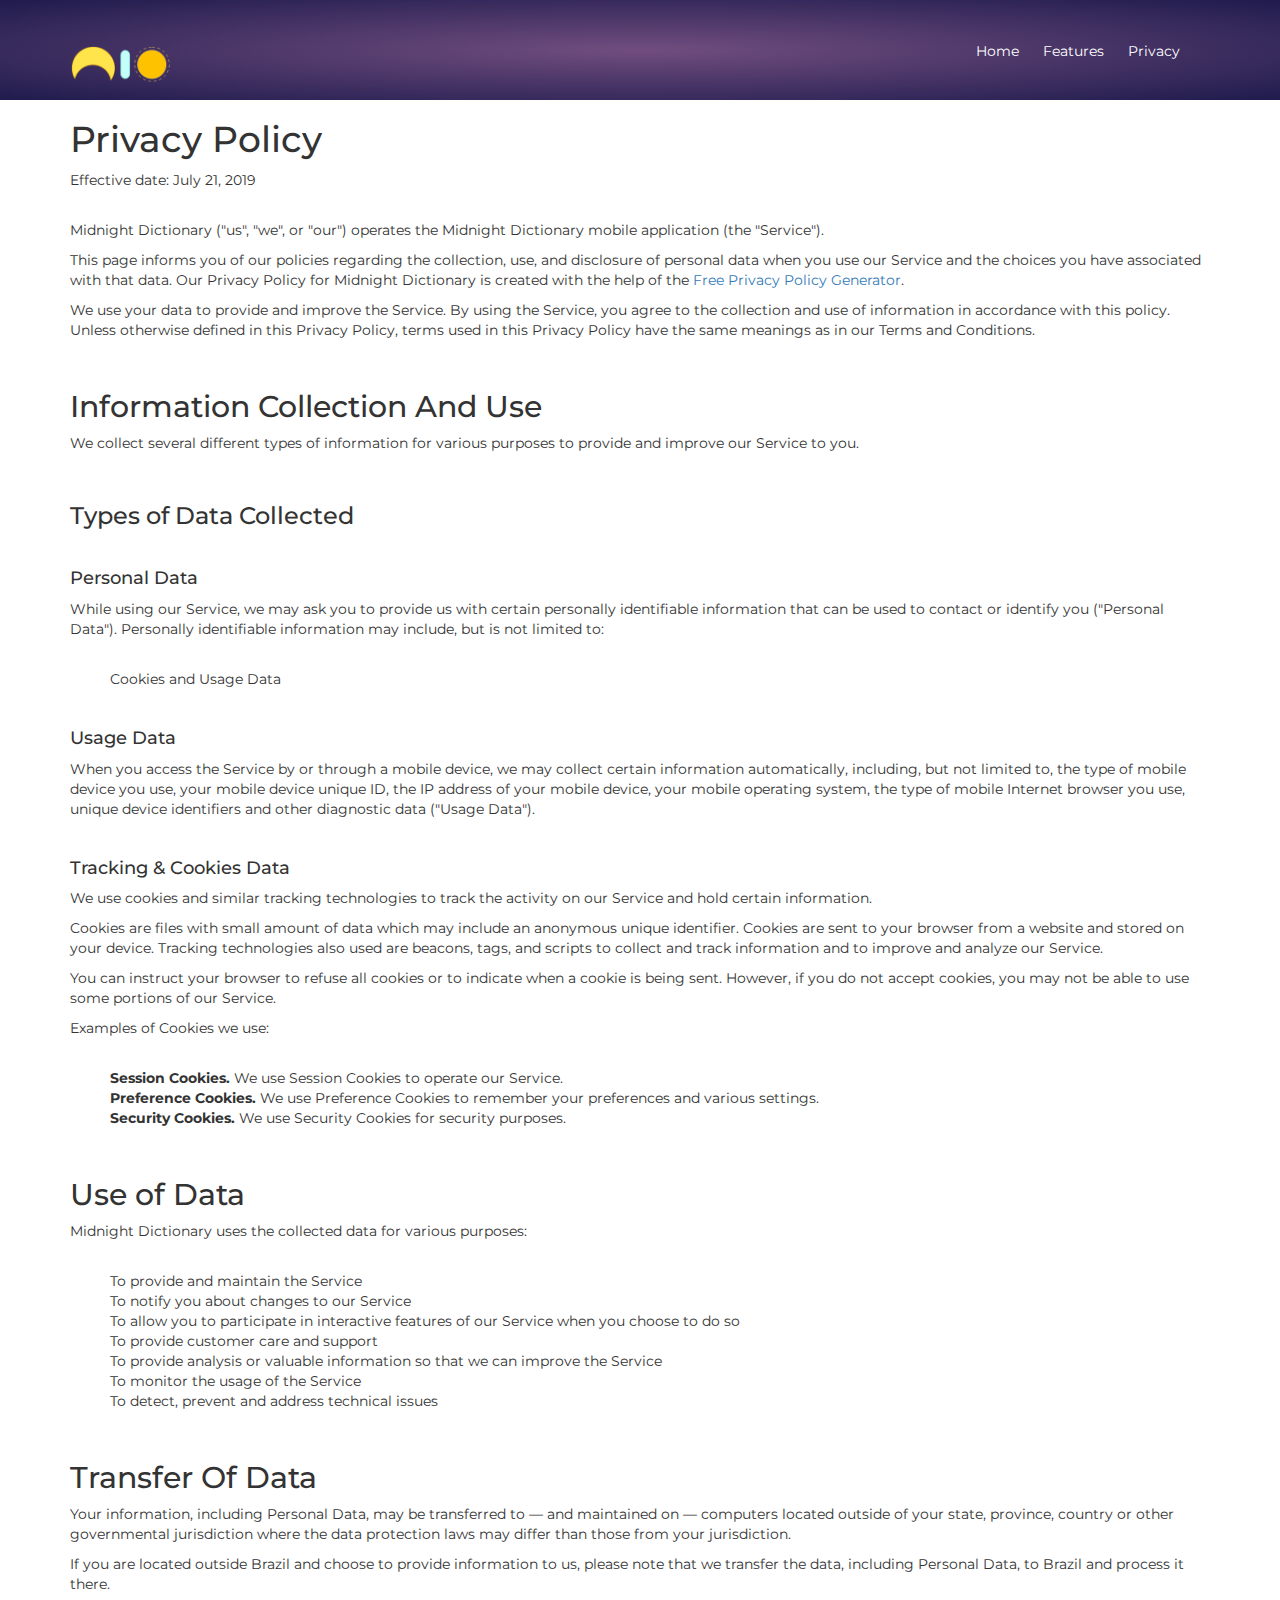
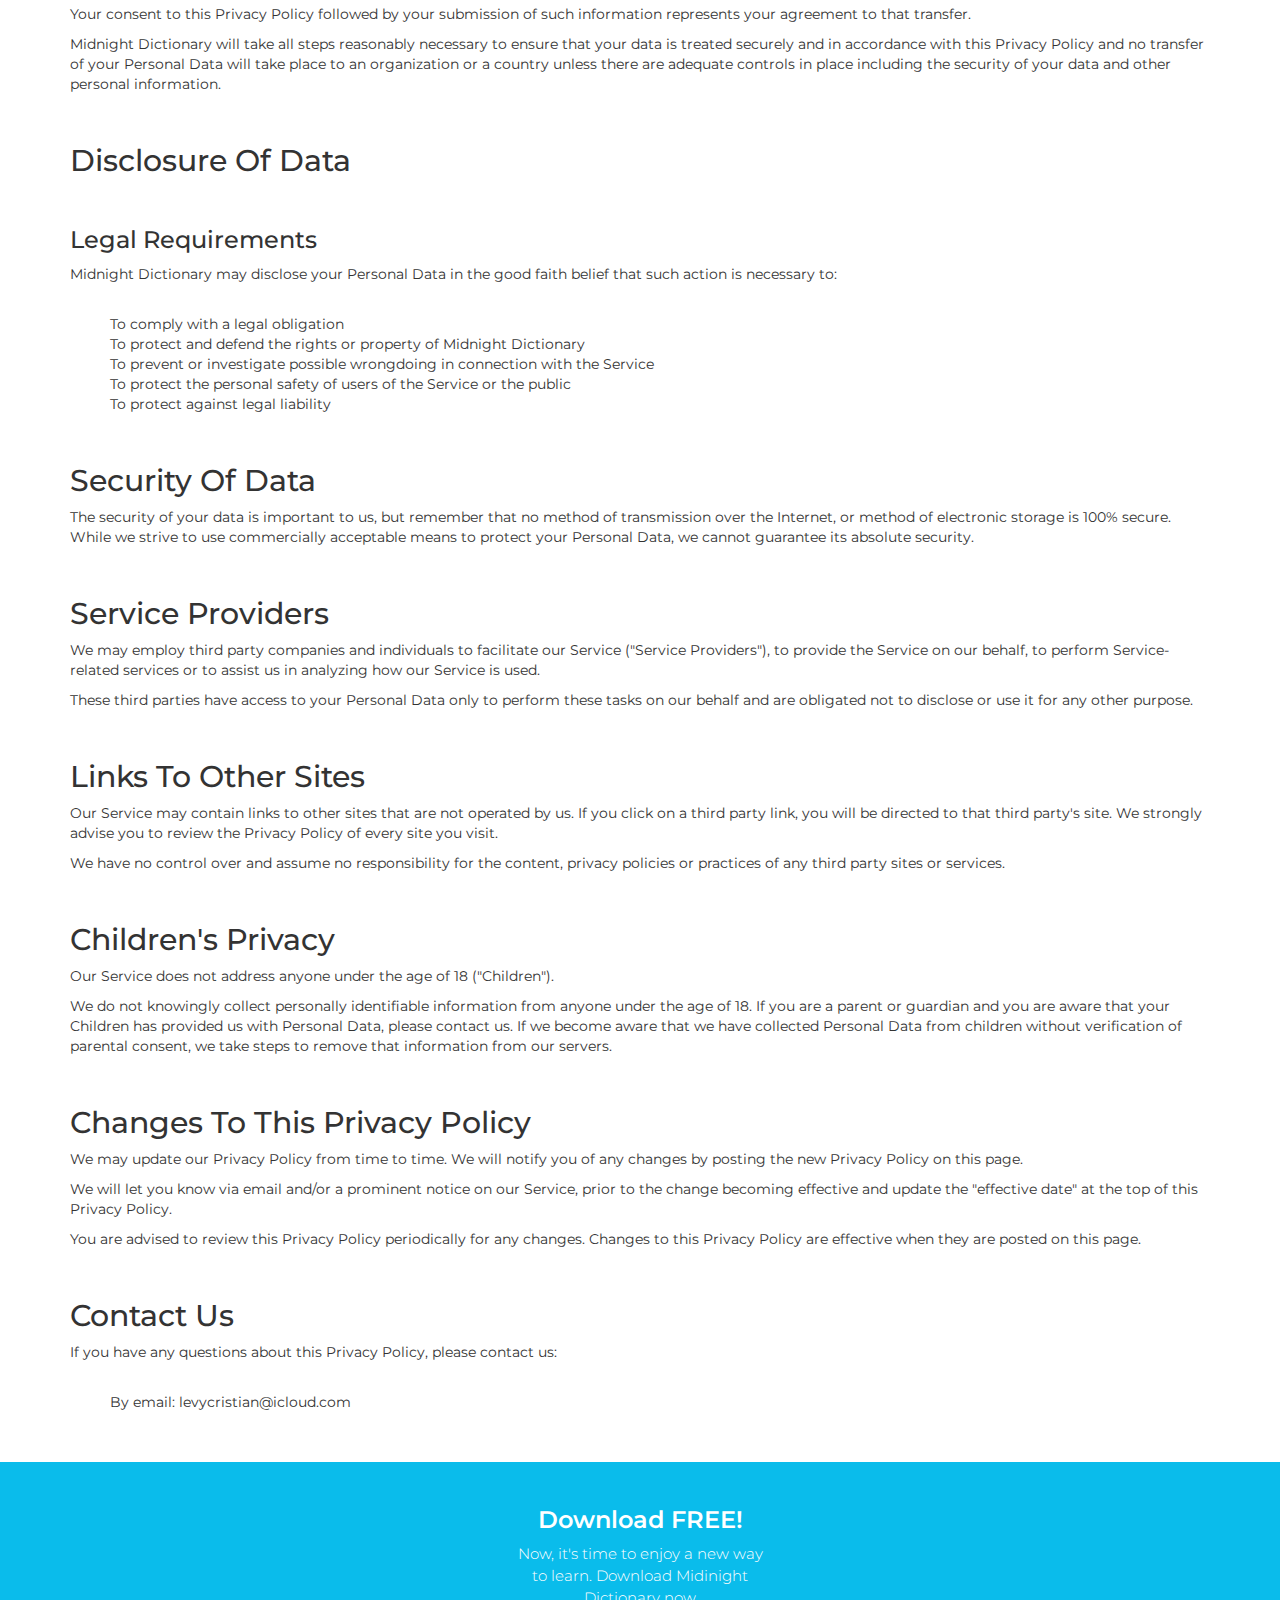
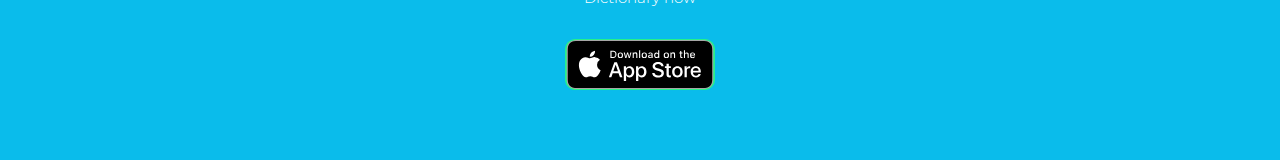
<file: pages/privacy.html>
<html>

<head>
    <meta charset="UTF-8">

    <meta name="viewport" content="width=device-width, initial-scale=1">
    <title>Privacy Policy</title>
    <meta name="Privacy Policy" content="width=device-width, initial-scale=1">
    <link rel="shortcut icon" type="image/png" href="../assets/images/logo.jpg"/>

    <link rel="stylesheet" href="https://maxcdn.bootstrapcdn.com/bootstrap/3.3.7/css/bootstrap.min.css"
          integrity="sha384-BVYiiSIFeK1dGmJRAkycuHAHRg32OmUcww7on3RYdg4Va+PmSTsz/K68vbdEjh4u" crossorigin="anonymous">

    <link href="https://fonts.googleapis.com/icon?family=Material+Icons"
          rel="stylesheet">
    <link rel="stylesheet" href="../assets/css/style.css"/>
    <link rel="stylesheet" href="../assets/css/responsive.css"/>

    <link rel="stylesheet" href="https://maxcdn.bootstrapcdn.com/font-awesome/4.7.0/css/font-awesome.min.css"/>

</head>


<body>

<!-- Navigation
    ================================================== -->
<div class="hero-background">
    <div class="container">
        <div class="header-container header">
            <a class="navbar-brand logo" href="#"> <img class="logo" src="../assets/images/logotipo.png"/> </a>
            <div class="header-right">
                <a class="navbar-item" href="../index.html">Home</a>
                <a class="navbar-item" href="../index.html#features">Features</a>
                <a class="navbar-item" href="../pages/privacy">Privacy</a>
            </div>
        </div>
        <!--navigation-->
    </div>
</div>

    <div class="row">
        <div class=" container">
            <h1>Privacy Policy</h1>

                <p>Effective date: July 21, 2019</p><br>


                <p>Midnight Dictionary ("us", "we", or "our") operates the Midnight Dictionary mobile application (the "Service").</p>

                <p>This page informs you of our policies regarding the collection, use, and disclosure of personal data when you use our Service and the choices you have associated with that data. Our Privacy Policy  for Midnight Dictionary is created with the help of the <a href="https://www.freeprivacypolicy.com/free-privacy-policy-generator.php">Free Privacy Policy Generator</a>.</p>

                <p>We use your data to provide and improve the Service. By using the Service, you agree to the collection and use of information in accordance with this policy. Unless otherwise defined in this Privacy Policy, terms used in this Privacy Policy have the same meanings as in our Terms and Conditions.</p>


                <br><h2>Information Collection And Use</h2>

                <p>We collect several different types of information for various purposes to provide and improve our Service to you.</p>

                <br><h3>Types of Data Collected</h3>

                <br><h4>Personal Data</h4>

                <p>While using our Service, we may ask you to provide us with certain personally identifiable information that can be used to contact or identify you ("Personal Data"). Personally identifiable information may include, but is not limited to:</p>

                <br><ul>
                <li>Cookies and Usage Data</li>
                </ul>

                <br><h4>Usage Data</h4>

                <p>When you access the Service by or through a mobile device, we may collect certain information automatically, including, but not limited to, the type of mobile device you use, your mobile device unique ID, the IP address of your mobile device, your mobile operating system, the type of mobile Internet browser you use, unique device identifiers and other diagnostic data ("Usage Data").</p>

                <br><h4>Tracking & Cookies Data</h4>
                <p>We use cookies and similar tracking technologies to track the activity on our Service and hold certain information.</p>
                <p>Cookies are files with small amount of data which may include an anonymous unique identifier. Cookies are sent to your browser from a website and stored on your device. Tracking technologies also used are beacons, tags, and scripts to collect and track information and to improve and analyze our Service.</p>
                <p>You can instruct your browser to refuse all cookies or to indicate when a cookie is being sent. However, if you do not accept cookies, you may not be able to use some portions of our Service.</p>
                <p>Examples of Cookies we use:</p>
                <br><ul>
                    <li><strong>Session Cookies.</strong> We use Session Cookies to operate our Service.</li>
                    <li><strong>Preference Cookies.</strong> We use Preference Cookies to remember your preferences and various settings.</li>
                    <li><strong>Security Cookies.</strong> We use Security Cookies for security purposes.</li>
                </ul>

                <br><h2>Use of Data</h2>

                <p>Midnight Dictionary uses the collected data for various purposes:</p>    
                <br><ul>
                    <li>To provide and maintain the Service</li>
                    <li>To notify you about changes to our Service</li>
                    <li>To allow you to participate in interactive features of our Service when you choose to do so</li>
                    <li>To provide customer care and support</li>
                    <li>To provide analysis or valuable information so that we can improve the Service</li>
                    <li>To monitor the usage of the Service</li>
                    <li>To detect, prevent and address technical issues</li>
                </ul>

                <br><h2>Transfer Of Data</h2>
                <p>Your information, including Personal Data, may be transferred to — and maintained on — computers located outside of your state, province, country or other governmental jurisdiction where the data protection laws may differ than those from your jurisdiction.</p>
                <p>If you are located outside Brazil and choose to provide information to us, please note that we transfer the data, including Personal Data, to Brazil and process it there.</p>
                <p>Your consent to this Privacy Policy followed by your submission of such information represents your agreement to that transfer.</p>
                <p>Midnight Dictionary will take all steps reasonably necessary to ensure that your data is treated securely and in accordance with this Privacy Policy and no transfer of your Personal Data will take place to an organization or a country unless there are adequate controls in place including the security of your data and other personal information.</p>

                <br><h2>Disclosure Of Data</h2>

                <br><h3>Legal Requirements</h3>
                <p>Midnight Dictionary may disclose your Personal Data in the good faith belief that such action is necessary to:</p>
                <br><ul>
                    <li>To comply with a legal obligation</li>
                    <li>To protect and defend the rights or property of Midnight Dictionary</li>
                    <li>To prevent or investigate possible wrongdoing in connection with the Service</li>
                    <li>To protect the personal safety of users of the Service or the public</li>
                    <li>To protect against legal liability</li>
                </ul>

                <br><h2>Security Of Data</h2>
                <p>The security of your data is important to us, but remember that no method of transmission over the Internet, or method of electronic storage is 100% secure. While we strive to use commercially acceptable means to protect your Personal Data, we cannot guarantee its absolute security.</p>

                <br><h2>Service Providers</h2>
                <p>We may employ third party companies and individuals to facilitate our Service ("Service Providers"), to provide the Service on our behalf, to perform Service-related services or to assist us in analyzing how our Service is used.</p>
                <p>These third parties have access to your Personal Data only to perform these tasks on our behalf and are obligated not to disclose or use it for any other purpose.</p>



                <br><h2>Links To Other Sites</h2>
                <p>Our Service may contain links to other sites that are not operated by us. If you click on a third party link, you will be directed to that third party's site. We strongly advise you to review the Privacy Policy of every site you visit.</p>
                <p>We have no control over and assume no responsibility for the content, privacy policies or practices of any third party sites or services.</p>


                <br><h2>Children's Privacy</h2>
                <p>Our Service does not address anyone under the age of 18 ("Children").</p>
                <p>We do not knowingly collect personally identifiable information from anyone under the age of 18. If you are a parent or guardian and you are aware that your Children has provided us with Personal Data, please contact us. If we become aware that we have collected Personal Data from children without verification of parental consent, we take steps to remove that information from our servers.</p>


                <br><h2>Changes To This Privacy Policy</h2>
                <p>We may update our Privacy Policy from time to time. We will notify you of any changes by posting the new Privacy Policy on this page.</p>
                <p>We will let you know via email and/or a prominent notice on our Service, prior to the change becoming effective and update the "effective date" at the top of this Privacy Policy.</p>
                <p>You are advised to review this Privacy Policy periodically for any changes. Changes to this Privacy Policy are effective when they are posted on this page.</p>


                <br><h2>Contact Us</h2>
                <p>If you have any questions about this Privacy Policy, please contact us:</p>
                <br><ul>
                        <li>By email: levycristian@icloud.com</li>

                </ul>
                <br><br>
        </div>
    </div>
    <div class="blue-section">
            <h3 class="blue-section-header bold"> Download FREE!</h3>
            <h4 class="blue-section-subtext light">Now, it's time to enjoy a new way to learn. Download Midinight Dictionary now</h4>
        
            <div class="email-form-div">
                <img class = "app-btn" src="../assets/images/download.svg"/>
        
            </div>
            <!--email-form-div-->
        
            <div id="newsletter-loading-div"></div>
            <!--email-form-->
        </div>
    

<!--blue-section-->
<script src="https://code.jquery.com/jquery-3.2.1.min.js"
        integrity="sha256-hwg4gsxgFZhOsEEamdOYGBf13FyQuiTwlAQgxVSNgt4="
        crossorigin="anonymous"></script>

<script src="../assets/js/script.js"></script>

</body>


</html>
</file>
<file: assets/css/style.css>
@import url('https://fonts.googleapis.com/css?family=Montserrat:300,400,500,700');

body {
    font-family: 'Montserrat', sans-serif;
}

.header-right {
    display: none;
}

.navbar-item {
    color: #ffffff;
    padding: 10px;
}

.navbar-item:hover {
    color: #58d5f7;
    text-decoration: none;
}

#lottie{
    background-color:rgba(15, 27, 37, 0);
    width: 100%;
    height: 100%;
    display: inherit;
    position: relative;
    overflow: hidden;
    transform: translate3d(0,0,0);
    text-align: center;
    opacity: 1;
}

.animation{
    
    width: 100%;
    height: 100%;
    display: inherit;
    position: relative;
    overflow: hidden;
    transform: translate3d(0,0,0);
    text-align: center;
    opacity: 1;
}

.hero-background {
    overflow: hidden;
    position: relative;
    background: -webkit-linear-gradient(117deg, rgb(113, 77, 127), rgb(31, 27, 77));
    background: linear-gradient(117deg, rgb(113, 77, 127), rgb(31, 27, 77));
    background: -webkit-radial-gradient(rgb(31, 27, 77), rgb(113, 77, 127));
    background: radial-gradient( rgb(113, 77, 127),rgb(31, 27, 77));
}

.bold {
    font-weight: 600;
}

.light {
    font-weight: 300;
}

.header {
    padding-top: 35px;
    width: 100%;
    height: 100px;
    position: relative;
    z-index: 999;
}

.logo {
    max-width: 100px;
    padding-left: 0;
    padding-top: 5px;
}

.header-btn {
    background-color: #0ABCEB;
    border-radius: 10px;
    border: #0ABCEB;
    float: right;
    width: 195px;
    height: 51px;
    color: white;
    -webkit-transition-duration: 0.4s;
    transition-duration: 0.4s;
    margin-top: -10px;
}

.header-btn:hover {
    background-color: #58d5f7;
    color: white;
    border-radius: 20px;
    -webkit-box-shadow: -1px 9px 46px -17px rgba(43, 43, 43, 1);
    -moz-box-shadow: -1px 9px 46px -17px rgba(43, 43, 43, 1);
    box-shadow: -1px 9px 46px -17px rgba(43, 43, 43, 1);
}

.hero {
    position: relative;
    z-index: 999;
    padding-bottom: 60px;
}

.mouse {
    position: absolute;
    left: 0;
    right: 0;
    top: 90%;
    margin: auto;
    padding-bottom: 40px;
    text-align: center;
    cursor: pointer;
    transition: transform .4s ease;
}

.mouse:hover {
    transform: translateY(5px);
}

.macbook {
    margin: auto;
    padding-bottom: 35px;
}

.hero-right {
    color: #fff;
    text-align: center;
}

.ipad {
    display: none;
}

.ipad-screen {
    display: none;
}

.hero-btn {
    -webkit-transition-duration: 0.4s;
    transition-duration: 0.4s;
    background-color: #25F18B;
    border-radius: 10px;
    border: 1px solid #25F18B;
    width: 210px;
    height: 51px;
    color: white;
    margin: 30px auto;
}

.app-btn {
    -webkit-transition-duration: 0.4s;
    transition-duration: 0.4s;
    background-color: #25F18B;
    border-radius: 10px;
    border: 1px solid #25F18B;
    width: 150;
    height: 51px;
    color: white;
    margin: 30px auto;
}

.app-btn:hover {
    background-color: #6affb4;
    color: white;
    border-radius: 20px;
    -webkit-box-shadow: -1px 9px 46px -17px rgba(43, 43, 43, 1);
    -moz-box-shadow: -1px 9px 46px -17px rgba(43, 43, 43, 1);
    box-shadow: -1px 9px 46px -17px rgba(43, 43, 43, 1);
}

.hero-btn:hover {
    background-color: #6affb4;
    color: white;
    border-radius: 20px;
    -webkit-box-shadow: -1px 9px 46px -17px rgba(43, 43, 43, 1);
    -moz-box-shadow: -1px 9px 46px -17px rgba(43, 43, 43, 1);
    box-shadow: -1px 9px 46px -17px rgba(43, 43, 43, 1);
}

.header-headline {
    padding-top: 0;
    padding-bottom: 15px;
    text-align: center;
}

.header-running-text {
    text-align: center;
    max-width: 287px;
    line-height: 1.5;
    margin: auto;
}

.logos-section {
    background-color: #F9FAFA;
    text-align: center;
}

.logos {
    padding: 30px;
    max-width: 100%;
}

.features-section {
    background-color: black;
    padding-top: 40px;
    padding-bottom: 80px;
    text-align: center;
    padding-bottom: 90px;
    position: relative;
}

.features-headline {
    color: white;
    padding-bottom: 30px;
}

.features-container {
    max-width: 1200;
    margin: auto;
}

.feature {
    text-align: center;
    padding: 30px;
}

.feature-no-display {
    opacity: 0;
    -webkit-transform: translateY(15%) translateZ(0);
    -moz-transform: translateY(15%) translateZ(0);
    transform: translateY(15%) translateZ(0);
    -webkit-transition: -webkit-transform 0.4s ease-out, opacity 0.4s ease;
    -moz-transition: -moz-transform 0.4s ease-out, opacity 0.4s ease;
    -o-transition: -o-transform 0.4s ease-out, opacity 0.4s ease;
    transition: transform 0.4s ease-out, opacity 0.4s ease;
}

.feature-display {
    opacity: 1;
    -webkit-transform: translateY(0) translateZ(0);
    -moz-transform: translateY(0) translateZ(0);
    transform: translateY(0) translateZ(0);
}

.feature-display-mid {
    transition-delay: 0.15s;
}

.feature-display-last {
    transition-delay: 0.30s;
}

.feature-icon {
    background-color: white;
    border-radius: 50%;
    height: 5.625em;
    width: 5.625em;
    display: flex;
    justify-content: center;
    align-items: center;
    margin: auto;
    box-shadow: 4px 14px 28px #393939;
}

.feature-head-text {
    color: white;
    padding-top: 15px;
}

.feature-subtext {
    color: white;
    padding-top: 0;
}

.feature-img {
    max-width: 23px;
}

.black-section {
    overflow: hidden;
    background-color: rgb(0, 0, 0);
    
}

.black-section-text {
    text-align: left;
    color: white;
    padding-top: 30px;
}

.white-section {
    max-width: 1400px;
    margin: auto;
    overflow: hidden;

}

.white-section-text {
    text-align: center;
}

.imac {
}

.imac-section-header {
    padding-bottom: 35px;
}

.imac-section-desc {
    text-align: center;
    font-weight: 300;
    font-size: 24px;
    line-height: 40px;
    max-width: 400px;
    margin: auto;
    padding-bottom: 40px;
}

.imac-screen {
    padding-top: 60px;
    padding-bottom: 40px;
}

.macbook {
    position: relative;
    z-index: 999;
}

.pricing-background {
    background-color: #F8F9F9;
}

.pricing-section-header {
    padding-top: 75px;
}

.pricing-section-sub {
    padding-top: 10px;
    color: grey;
}

.pricing-table {
    padding: 0 0 100px;
    max-width: 1050px;
    margin: auto;
}

.plan {
    text-align: center;
    max-width: 390px;
    margin: auto;
    height: 430px;
    padding: 36px 15px 45px;
    position: relative;
}

.mid-plan {
    text-align: center;
    max-width: 390px;
    margin: auto;
    height: 430px;
    padding: 36px 15px 45px;
    position: relative;
    box-shadow: 5px 8.7px 40px rgba(99, 117, 138, 0.3);
    border-radius: 7px;
}

ul {
    list-style-type: none;
}

.plan li {
    position: relative;
}

.plan li::before, .mid-plan li:before {
    font-family: Material Icons;
    content: "check";
    color: #3aeb8c;
    position: absolute;
    left: -10px;
    position: relative;

}

.plan-title {
    font-size: 18px;
    padding-bottom: 5px;
}

.plan-cost {
    font-size: 45px;
}

.plan-cost::before {
    content: "$";
}

.monthly {
    font-size: 12px;
    padding-bottom: 20px;
}

.plan-features {
    -webkit-padding-start: 0;
}

.plan-btn {
    background-color: #0ABCEB;
    border-radius: 10px;
    border: #0ABCEB;
    width: 164px;
    height: 51px;
    color: white;
    -webkit-transition-duration: 0.4s;
    transition-duration: 0.4s;
    display: block;
    padding: 15px;
    margin: auto;
    position: absolute;
    left: calc(50% - 82px);
    bottom: 50px;
}

.plan-btn:hover {
    background-color: #58d5f7;
    color: white;
    border-radius: 20px;
    -webkit-box-shadow: -1px 9px 46px -17px rgba(43, 43, 43, 1);
    -moz-box-shadow: -1px 9px 46px -17px rgba(43, 43, 43, 1);
    box-shadow: -1px 9px 46px -17px rgba(43, 43, 43, 1);
}

.team {
    padding-bottom: 50px;
    padding-top: 60px;
}

.team-container {
    text-align: center;
    margin: auto;
    max-width: 920px;
}

.team-section-header {
    padding-bottom: 90px;
}

.team-member {
    text-align: center;
    padding-bottom: 60px;
}

.team-member-position {
    color: #747474;
}

.team-member-text {
    padding-top: 25px;
}

.team-social-icon {
    padding: 7px;
}

.blue-section {
    background-color: #0ABCEB;
    color: white;
    margin: auto;
    text-align: center;
    padding-top: 25px;
    padding-bottom: 40px;
}

.blue-section-subtext {
    max-width: 200px;
    max-width: 250px;
    line-height: 22px;
    font-size: 15px;
    margin: auto;
}

.email-form {
    display: flex;
    justify-content: center;
    align-items: center;
}

.email-input {
    background-color: white;
    border-radius: 10px;
    border: 1px solid #fff;
    width: 210px;
    height: 51px;
    color: #808080;
    margin-top: 20px;
    border: none;
}

.submit-btn {
    background-color: #25F18B;
    border-radius: 10px;
    color: #fff;
    height: 51px;
    width: 120px;
    margin-top: 20px;
    margin-left: 3px;
    -webkit-transition-duration: 0.4s;
    /* Safari */
    transition-duration: 0.4s;
}

.submit-btn:hover {
    background-color: #6affb4;
    color: white;
    border-radius: 20px;
    -webkit-box-shadow: -1px 9px 46px -17px rgba(43, 43, 43, 1);
    -moz-box-shadow: -1px 9px 46px -17px rgba(43, 43, 43, 1);
    box-shadow: -1px 9px 46px -17px rgba(43, 43, 43, 1);
}

#newsletter-spinner {
    display: none;
}

.email-form-div {
    max-width: 60px;
    margin: auto;
}

.footer {
    background-color: #464646;
    padding-top: 20px;
    padding-bottom: 20px;
}

.webscope-text {
    color: white;
    font-size: 12px;
    padding-right: 7px;
}

.webscope {
    text-align: center;
    margin-top: -5px;
}

.social-links {
    float: none;
    text-align: center;
    padding-top: 10px;
}

.social-link {
    margin-right: 15px;
}

.strips {
    position: absolute;
    max-width: 1280px;
}
</file>
<file: assets/css/responsive.css>
/* Small Devices, Tablets */

@media only screen and (min-width: 768px) {

    .header-right {
        display: block;
        float: right;
        padding: 6px 20px;
    }

    .header-headline {
        text-align: left;
        max-width: 380px;
        padding-top: 75px;
    }

    .header-running-text {
        line-height: 30px;
        margin: 0;
        text-align: left;
    }

    .hero {
        padding-bottom: 230px;
    }

    .hero-button {
        margin-top: 30px;
        margin-bottom: 30px;
    }

    .hero-right {
        text-align: left;
    }

    .ipad {
        display: block;
        position: absolute;
        right: 100px;
        z-index: 1;
        height: 427px;
        margin-top: 45px;
        transform: rotate(-6deg);
        max-width: 45%;
        border-radius: 25px;
        background: #fff;
        box-shadow: inset 0 4px 7px 1px #fff, inset 0 -5px 20px rgba(173, 186, 204, .25), 0 0px 33px rgba(0, 21, 64, .14), 0 10px 20px rgba(0, 21, 64, .05);
    }

    .ipad-screen {
        display: block;
        padding-bottom: 40px;
        margin-top: 19px;
        right: 1px;
    }

    .feature-section {
        padding-top: 60px;
    }

    .features-headline {
        color: white;
        padding-bottom: 70px;
    }

    .logos {
        padding: 30px;
        max-width: 100%;
    }

    .white-section-text {
        text-align: justify;
        padding-top: 80px;
        padding-left: 100px;
    }

    .imac-section-desc {
        font-weight: 300;
        font-size: 15px;
        line-height: 30px;
        max-width: 400px;
        margin: inherit;
        text-align: left;
    }

    .pricing-table {
        padding: 70px 0 100px;
        max-width: 1050px;
        margin: auto;
    }

}

.team {
    padding-bottom: 130px;
}

.team-member {
    text-align: center;
}

.email-form-div {
    max-width: inherit;
    margin: auto;
}

.webscope {
    margin-top: 0;
}

.social-links {
    float: right;
}

/* Medium Devices, Desktops */

@media only screen and (min-width: 992px) {
}

/* Large Devices, Wide Screens */

@media only screen and (min-width: 1200px) {
}
</file>
